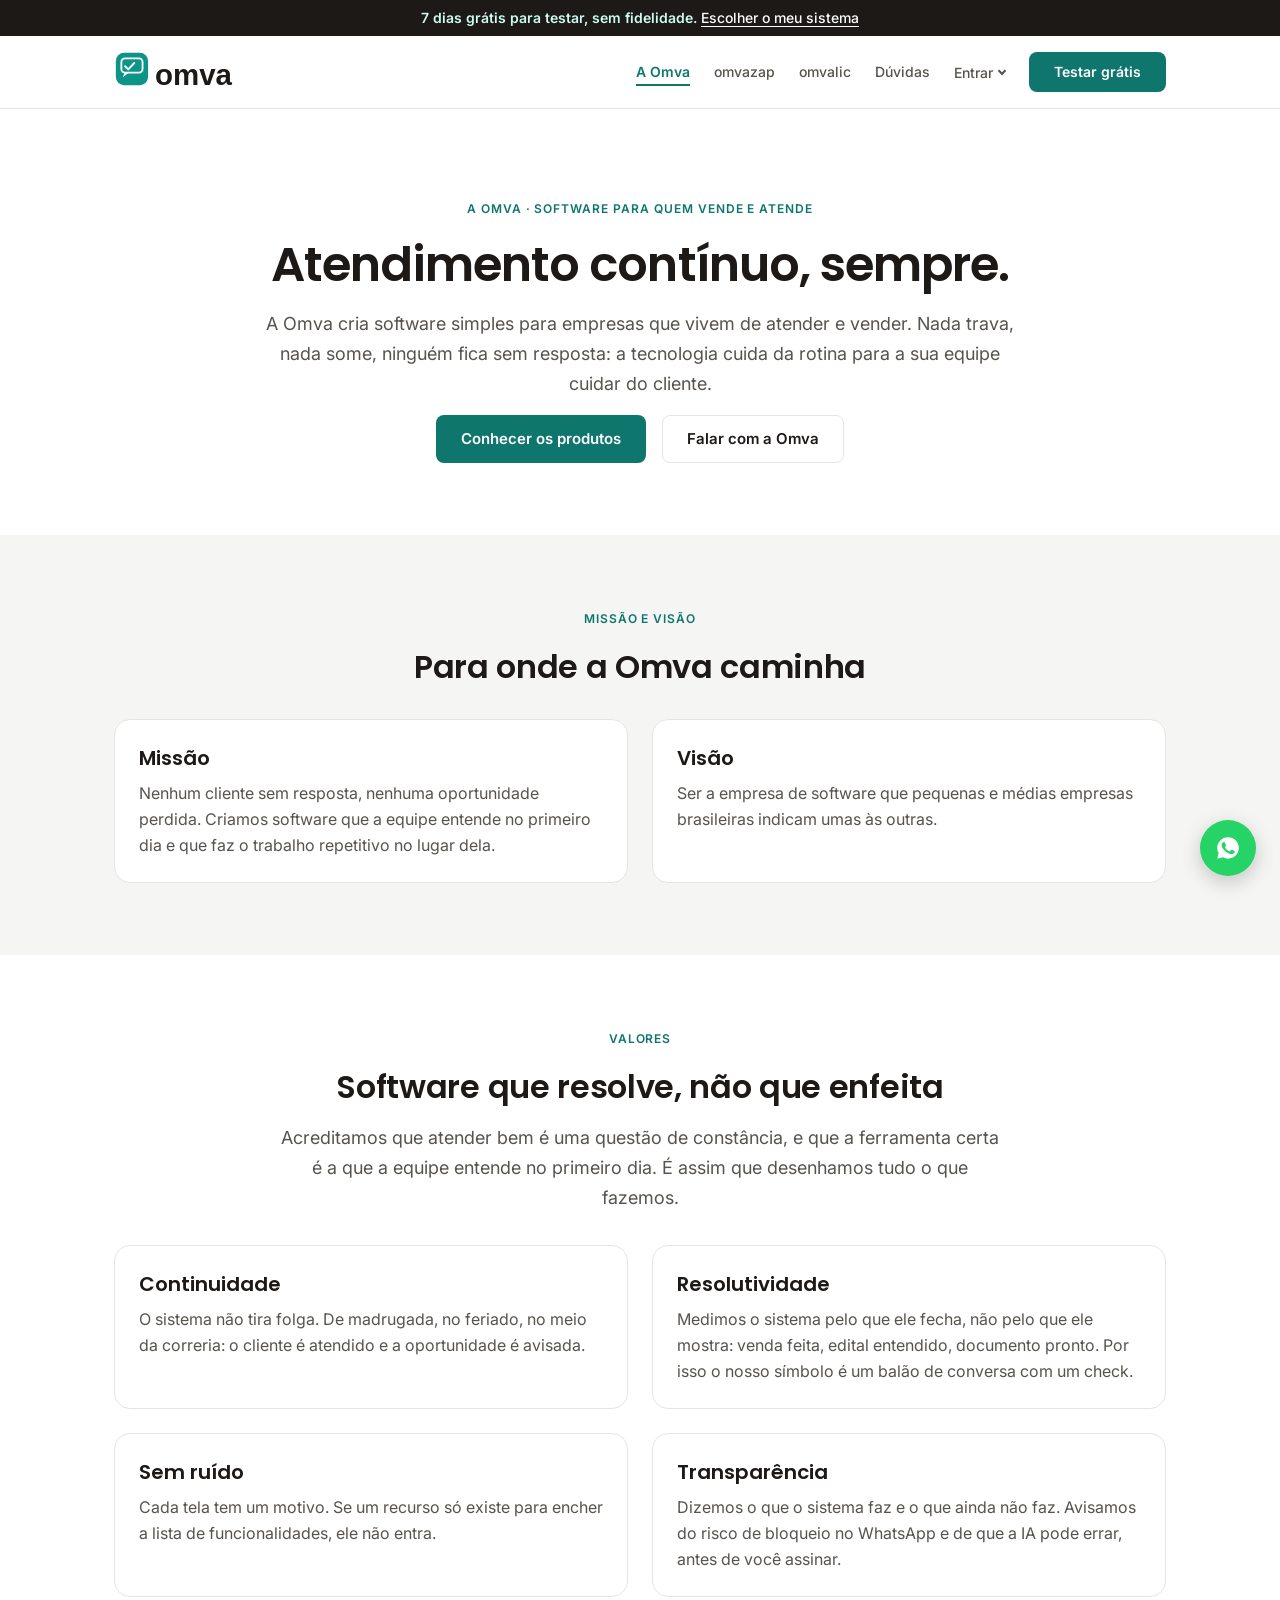
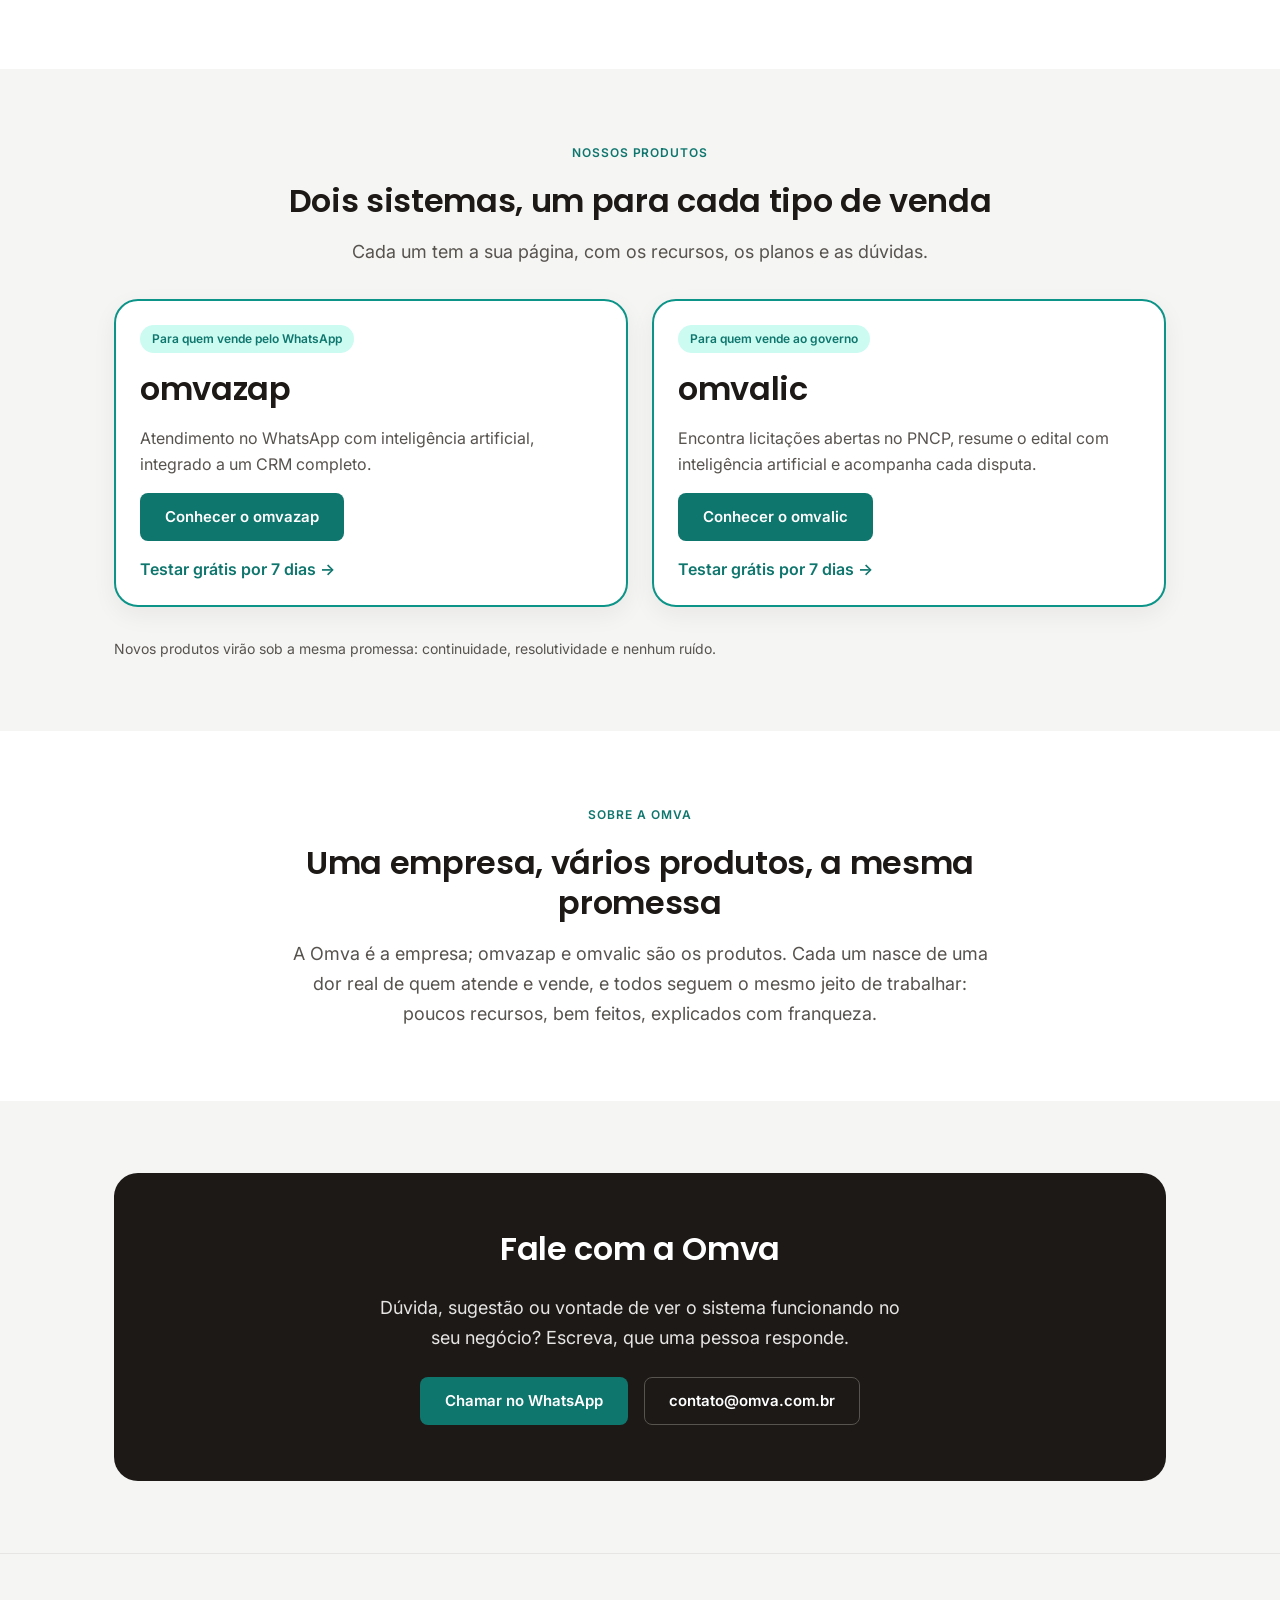
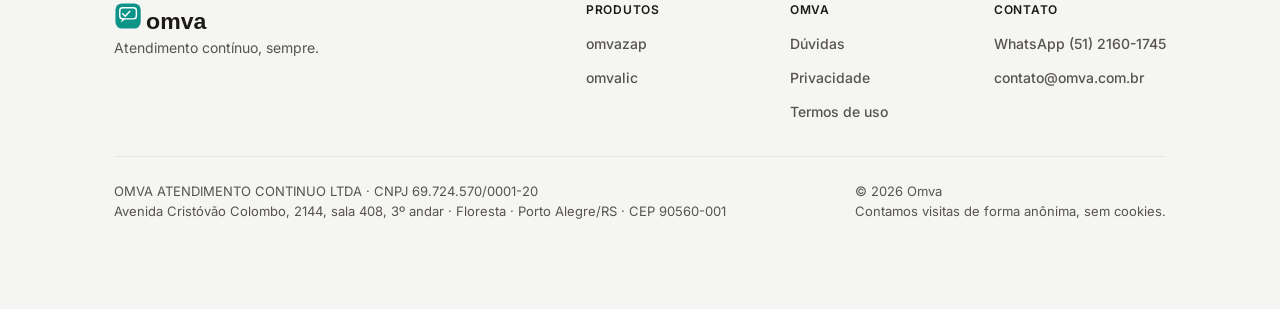
<file: index.html>
<!DOCTYPE html>
<html lang="pt-BR">
<head>
  <meta charset="UTF-8">
  <meta name="viewport" content="width=device-width, initial-scale=1">
  <meta name="facebook-domain-verification" content="4g1u8ps4kioo7pf2qe7mnvg2rp1wy6" />
  <title>Omva — software para quem vende e atende</title>
  <meta name="description" content="A Omva cria software simples para empresas que atendem e vendem: omvazap (atendimento no WhatsApp com IA e CRM) e omvalic (licitações e análise de edital com IA).">

  <meta property="og:type" content="website">
  <meta property="og:locale" content="pt_BR">
  <meta property="og:site_name" content="Omva">
  <meta property="og:url" content="https://omva.com.br/">
  <meta property="og:title" content="Omva — atendimento contínuo, sempre">
  <meta property="og:description" content="Software para quem vende e atende: omvazap (WhatsApp com IA) e omvalic (licitações). Teste grátis por 7 dias.">
  <meta property="og:image" content="https://omva.com.br/assets/img/og-omva.png">
  <meta property="og:image:width" content="1200">
  <meta property="og:image:height" content="630">
  <meta name="twitter:image" content="https://omva.com.br/assets/img/og-omva.png">
  <meta name="twitter:card" content="summary">

  <link rel="canonical" href="https://omva.com.br/">
  <link rel="icon" href="favicon.svg" type="image/svg+xml">
  <link rel="preconnect" href="https://fonts.googleapis.com">
  <link rel="preconnect" href="https://fonts.gstatic.com" crossorigin>
  <link href="https://fonts.googleapis.com/css2?family=Inter:wght@400;500;600&family=Poppins:wght@600&display=swap" rel="stylesheet">
  <link rel="stylesheet" href="assets/css/omva.css?v=20261023a">
  <script>document.documentElement.classList.add('js')</script>

  <script type="application/ld+json">
{
  "@context": "https://schema.org",
  "@type": "Organization",
  "name": "Omva",
  "legalName": "OMVA ATENDIMENTO CONTINUO LTDA",
  "taxID": "69.724.570/0001-20",
  "url": "https://omva.com.br/",
  "logo": "https://omva.com.br/assets/img/omva-logotipo.svg",
  "email": "contato@omva.com.br",
  "telephone": "+55-51-2160-1745",
  "address": {
    "@type": "PostalAddress",
    "streetAddress": "Avenida Cristóvão Colombo, 2144, sala 408, 3º andar",
    "addressLocality": "Porto Alegre",
    "addressRegion": "RS",
    "postalCode": "90560-001",
    "addressCountry": "BR"
  },
  "description": "A Omva cria software simples para empresas que atendem e vendem."
}
  </script>
</head>
<body>

  <a class="aviso-topo" href="#produtos"><strong>7 dias grátis para testar, sem fidelidade.</strong> <span>Escolher o meu sistema</span></a>

  <!-- ====================== Cabeçalho ====================== -->
  <header class="topo">
    <div class="envoltorio linha centro entre topo__interno gap-3">
      <a href="/" aria-label="Omva, página inicial">
        <img class="topo__logo" src="assets/img/omva-logotipo.svg" alt="Omva">
      </a>

      <nav class="linha topo__nav" aria-label="Principal">
        <div class="linha topo__abas">
          <a class="topo__link" aria-current="page" href="/">A Omva</a>
          <a class="topo__link" href="/omvazap/">omvazap</a>
          <a class="topo__link" href="/omvalic/">omvalic</a>
          <a class="topo__link" href="/duvidas/">Dúvidas</a>
        </div>
        <details class="menu menu--entrar" data-menu>
          <summary class="topo__link menu__titulo">Entrar</summary>
          <div class="menu__painel menu__painel--direita pilha">
            <p class="menu__rotulo">Já é cliente? Escolha o sistema</p>
            <a class="menu__item pilha" href="https://omvazap.omva.com.br">
              <strong>omvazap</strong>
              <span class="legenda">Atendimento e vendas no WhatsApp</span>
            </a>
            <a class="menu__item pilha" href="https://omvalic.omva.com.br">
              <strong>omvalic</strong>
              <span class="legenda">Licitações e análise de editais</span>
            </a>
          </div>
        </details>
        <a class="botao botao--principal botao--compacto" href="#produtos">Testar grátis</a>
      </nav>
    </div>
  </header>

  <main>

    <!-- ====================== A empresa ====================== -->
    <section class="hero hero--centrado" id="omva">
      <div class="envoltorio pilha gap-5">
        <div class="pilha gap-3 hero__texto">
          <p class="olho">A Omva · software para quem vende e atende</p>
          <h1 class="titulo-hero">Atendimento contínuo, sempre.</h1>
          <p class="texto-grande suave">
            A Omva cria software simples para empresas que vivem de atender e vender. Nada trava,
            nada some, ninguém fica sem resposta: a tecnologia cuida da rotina para a sua equipe
            cuidar do cliente.
          </p>
          <div class="linha gap-3 quebra">
            <a class="botao botao--principal" href="#produtos">Conhecer os produtos</a>
            <a class="botao botao--secundario" href="#contato">Falar com a Omva</a>
          </div>
        </div>
      </div>
    </section>

    <!-- ====================== Missão e visão ====================== -->
    <section class="secao secao--alt" id="missao">
      <div class="envoltorio pilha gap-5">
        <div class="pilha gap-3 cabecalho-secao">
          <p class="olho">Missão e visão</p>
          <h2 class="titulo-secao">Para onde a Omva caminha</h2>
        </div>
        <div class="linha cards quebra">
          <article class="card pilha">
            <h3 class="titulo-card">Missão</h3>
            <p class="texto suave">
              Nenhum cliente sem resposta, nenhuma oportunidade perdida. Criamos software que a equipe entende no primeiro dia e que faz o trabalho repetitivo no lugar dela.
            </p>
          </article>
          <article class="card pilha">
            <h3 class="titulo-card">Visão</h3>
            <p class="texto suave">
              Ser a empresa de software que pequenas e médias empresas brasileiras indicam umas às outras.
            </p>
          </article>
        </div>
      </div>
    </section>

    <!-- ====================== Valores ====================== -->
    <section class="secao" id="valores">
      <div class="envoltorio pilha gap-5">
        <div class="pilha gap-3 cabecalho-secao">
          <p class="olho">Valores</p>
          <h2 class="titulo-secao">Software que resolve, não que enfeita</h2>
          <p class="texto-grande suave">
            Acreditamos que atender bem é uma questão de constância, e que a ferramenta certa é a
            que a equipe entende no primeiro dia. É assim que desenhamos tudo o que fazemos.
          </p>
        </div>
        <div class="linha cards cards--quatro quebra">
          <article class="card pilha">
            <h3 class="titulo-card">Continuidade</h3>
            <p class="texto suave">
              O sistema não tira folga. De madrugada, no feriado, no meio da correria: o cliente é atendido e a oportunidade é avisada.
            </p>
          </article>
          <article class="card pilha">
            <h3 class="titulo-card">Resolutividade</h3>
            <p class="texto suave">
              Medimos o sistema pelo que ele fecha, não pelo que ele mostra: venda feita, edital entendido, documento pronto. Por isso o nosso símbolo é um balão de conversa com um check.
            </p>
          </article>
          <article class="card pilha">
            <h3 class="titulo-card">Sem ruído</h3>
            <p class="texto suave">
              Cada tela tem um motivo. Se um recurso só existe para encher a lista de funcionalidades, ele não entra.
            </p>
          </article>
          <article class="card pilha">
            <h3 class="titulo-card">Transparência</h3>
            <p class="texto suave">
              Dizemos o que o sistema faz e o que ainda não faz. Avisamos do risco de bloqueio no WhatsApp e de que a IA pode errar, antes de você assinar.
            </p>
          </article>
        </div>
      </div>
    </section>

    <!-- ====================== Produtos (só a porta de entrada; o conteúdo fica em cada página) ====================== -->
    <section class="secao secao--alt" id="produtos">
      <div class="envoltorio pilha gap-5">
        <div class="pilha gap-3 cabecalho-secao">
          <p class="olho">Nossos produtos</p>
          <h2 class="titulo-secao">Dois sistemas, um para cada tipo de venda</h2>
          <p class="texto-grande suave">Cada um tem a sua página, com os recursos, os planos e as dúvidas.</p>
        </div>
        <div class="linha quebra portas">
          <div class="produto-destaque pilha gap-3">
            <span class="produto-destaque__selo">Para quem vende pelo WhatsApp</span>
            <span class="produto-destaque__nome">omvazap</span>
            <span class="texto suave">Atendimento no WhatsApp com inteligência artificial, integrado a um CRM completo.</span>
            <a class="botao botao--principal" href="/omvazap/">Conhecer o omvazap</a>
            <a class="destaque" href="https://omvazap.omva.com.br/cadastro/">Testar grátis por 7 dias →</a>
          </div>
          <div class="produto-destaque pilha gap-3">
            <span class="produto-destaque__selo">Para quem vende ao governo</span>
            <span class="produto-destaque__nome">omvalic</span>
            <span class="texto suave">Encontra licitações abertas no PNCP, resume o edital com inteligência artificial e acompanha cada disputa.</span>
            <a class="botao botao--principal" href="/omvalic/">Conhecer o omvalic</a>
            <a class="destaque" href="https://omvalic.omva.com.br/cadastro/">Testar grátis por 7 dias →</a>
          </div>
        </div>
        <p class="texto-apoio">Novos produtos virão sob a mesma promessa: continuidade, resolutividade e nenhum ruído.</p>
      </div>
    </section>

    <!-- ====================== Sobre a Omva (ao final) ====================== -->
    <section class="secao" id="sobre">
      <div class="envoltorio pilha gap-5">
        <div class="pilha gap-3 cabecalho-secao">
          <p class="olho">Sobre a Omva</p>
          <h2 class="titulo-secao">Uma empresa, vários produtos, a mesma promessa</h2>
          <p class="texto-grande suave">
            A Omva é a empresa; omvazap e omvalic são os produtos. Cada um nasce de uma dor real de
            quem atende e vende, e todos seguem o mesmo jeito de trabalhar: poucos recursos, bem
            feitos, explicados com franqueza.
          </p>
        </div>
      </div>
    </section>

    <!-- ====================== Contato ====================== -->
    <section class="secao secao--alt" id="contato">
      <div class="envoltorio">
        <div class="chamada pilha">
          <h2 class="titulo-secao">Fale com a Omva</h2>
          <p class="texto-grande suave" style="max-width:520px">
            Dúvida, sugestão ou vontade de ver o sistema funcionando no seu negócio? Escreva, que uma pessoa responde.
          </p>
          <div class="linha gap-3 quebra" style="justify-content:center">
            <a class="botao botao--principal" href="https://wa.me/555121601745" rel="noopener">Chamar no WhatsApp</a>
            <a class="botao botao--secundario" href="mailto:contato@omva.com.br">contato@omva.com.br</a>
          </div>
        </div>
      </div>
    </section>

  </main>

  <!-- Botão flutuante: o mesmo caminho de conversão, sempre à mão enquanto rola a página. -->
  <a class="whats-flutuante" href="https://wa.me/555121601745?text=Quero%20testar%20a%20Omva%20gr%C3%A1tis%20(%23SITE)" rel="noopener" aria-label="Testar grátis pelo WhatsApp">
    <svg width="26" height="26" viewBox="0 0 24 24" fill="currentColor" aria-hidden="true">
      <path d="M12.04 2c-5.5 0-9.96 4.46-9.96 9.96 0 1.76.46 3.45 1.32 4.95L2 22l5.25-1.38a9.9 9.9 0 0 0 4.79 1.22h.01c5.5 0 9.96-4.46 9.96-9.96S17.54 2 12.04 2Zm5.83 14.24c-.25.7-1.24 1.28-1.98 1.44-.53.11-1.22.2-3.53-.76-2.96-1.22-4.87-4.22-5.02-4.42-.15-.2-1.2-1.6-1.2-3.05 0-1.45.76-2.16 1.03-2.46.27-.3.6-.37.8-.37.2 0 .4 0 .58.01.19.01.44-.07.68.53.25.6.85 2.08.92 2.23.07.15.12.33.02.53-.1.2-.15.33-.3.5-.15.18-.31.4-.44.53-.15.15-.3.32-.13.62.17.3.75 1.25 1.62 2.02 1.12.99 2.06 1.3 2.36 1.45.3.15.48.13.65-.08.18-.2.75-.87.95-1.17.2-.3.4-.25.68-.15.28.1 1.78.84 2.08.99.3.15.5.22.58.35.07.13.07.75-.18 1.45Z"/>
    </svg>
  </a>

  <!-- ====================== Rodapé ====================== -->
  <footer class="rodape">
    <div class="envoltorio">
      <div class="rodape__topo">
        <div class="rodape__marca">
          <img class="rodape__logo" src="assets/img/omva-logotipo.svg" alt="Omva">
          <p class="texto-apoio">Atendimento contínuo, sempre.</p>
        </div>

        <nav class="rodape__colunas" aria-label="Rodapé">
          <div class="rodape__coluna">
            <span class="rodape__titulo">Produtos</span>
            <a class="topo__link" href="/omvazap/">omvazap</a>
            <a class="topo__link" href="/omvalic/">omvalic</a>
          </div>
          <div class="rodape__coluna">
            <span class="rodape__titulo">Omva</span>
            <a class="topo__link" href="/duvidas/">Dúvidas</a>
            <a class="topo__link" href="/privacidade/">Privacidade</a>
            <a class="topo__link" href="/termos/">Termos de uso</a>
          </div>
          <div class="rodape__coluna">
            <span class="rodape__titulo">Contato</span>
            <a class="topo__link" href="https://wa.me/555121601745" rel="noopener">WhatsApp (51) 2160-1745</a>
            <a class="topo__link" href="mailto:contato@omva.com.br">contato@omva.com.br</a>
          </div>
        </nav>
      </div>

      <div class="rodape__base">
        <p class="texto-apoio">OMVA ATENDIMENTO CONTINUO LTDA · CNPJ 69.724.570/0001-20<br>Avenida Cristóvão Colombo, 2144, sala 408, 3º andar · Floresta · Porto Alegre/RS · CEP 90560-001</p>
        <p class="texto-apoio">© 2026 Omva<br>Contamos visitas de forma anônima, sem cookies.</p>
      </div>
    </div>
  </footer>

  <!-- Menus (Entrar): fecham ao clicar fora, em um link ou com Esc. -->
  <script>
    (function () {
      var menus = Array.prototype.slice.call(document.querySelectorAll('[data-menu]'));
      if (!menus.length) return;
      document.addEventListener('click', function (e) {
        menus.forEach(function (m) { if (!m.contains(e.target)) m.open = false; });
      });
      menus.forEach(function (m) {
        m.addEventListener('click', function (e) { if (e.target.closest('a')) m.open = false; });
        m.addEventListener('toggle', function () {
          if (m.open) menus.forEach(function (outro) { if (outro !== m) outro.open = false; });
        });
      });
      document.addEventListener('keydown', function (e) {
        if (e.key === 'Escape') menus.forEach(function (m) { m.open = false; });
      });
    })();
  </script>

  <script src="assets/js/omva.js" defer></script>
</body>
</html>
</file>
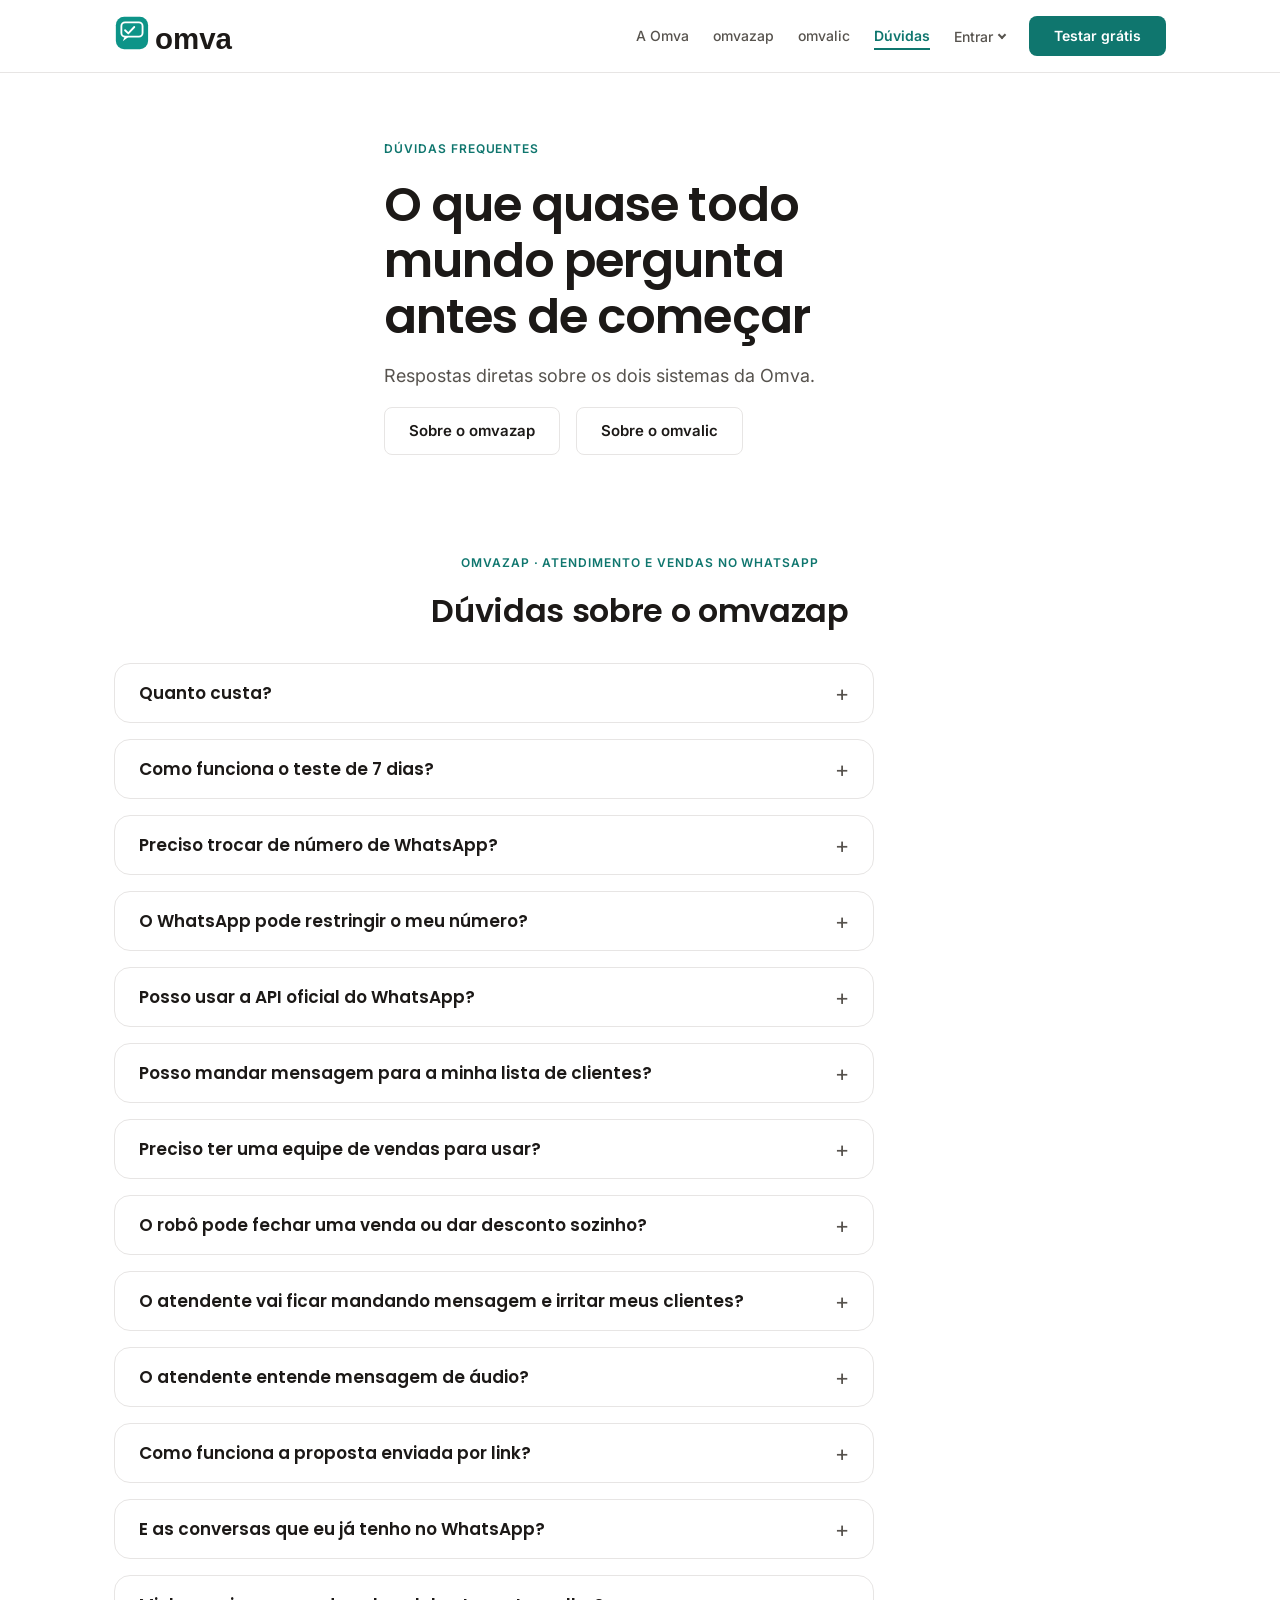
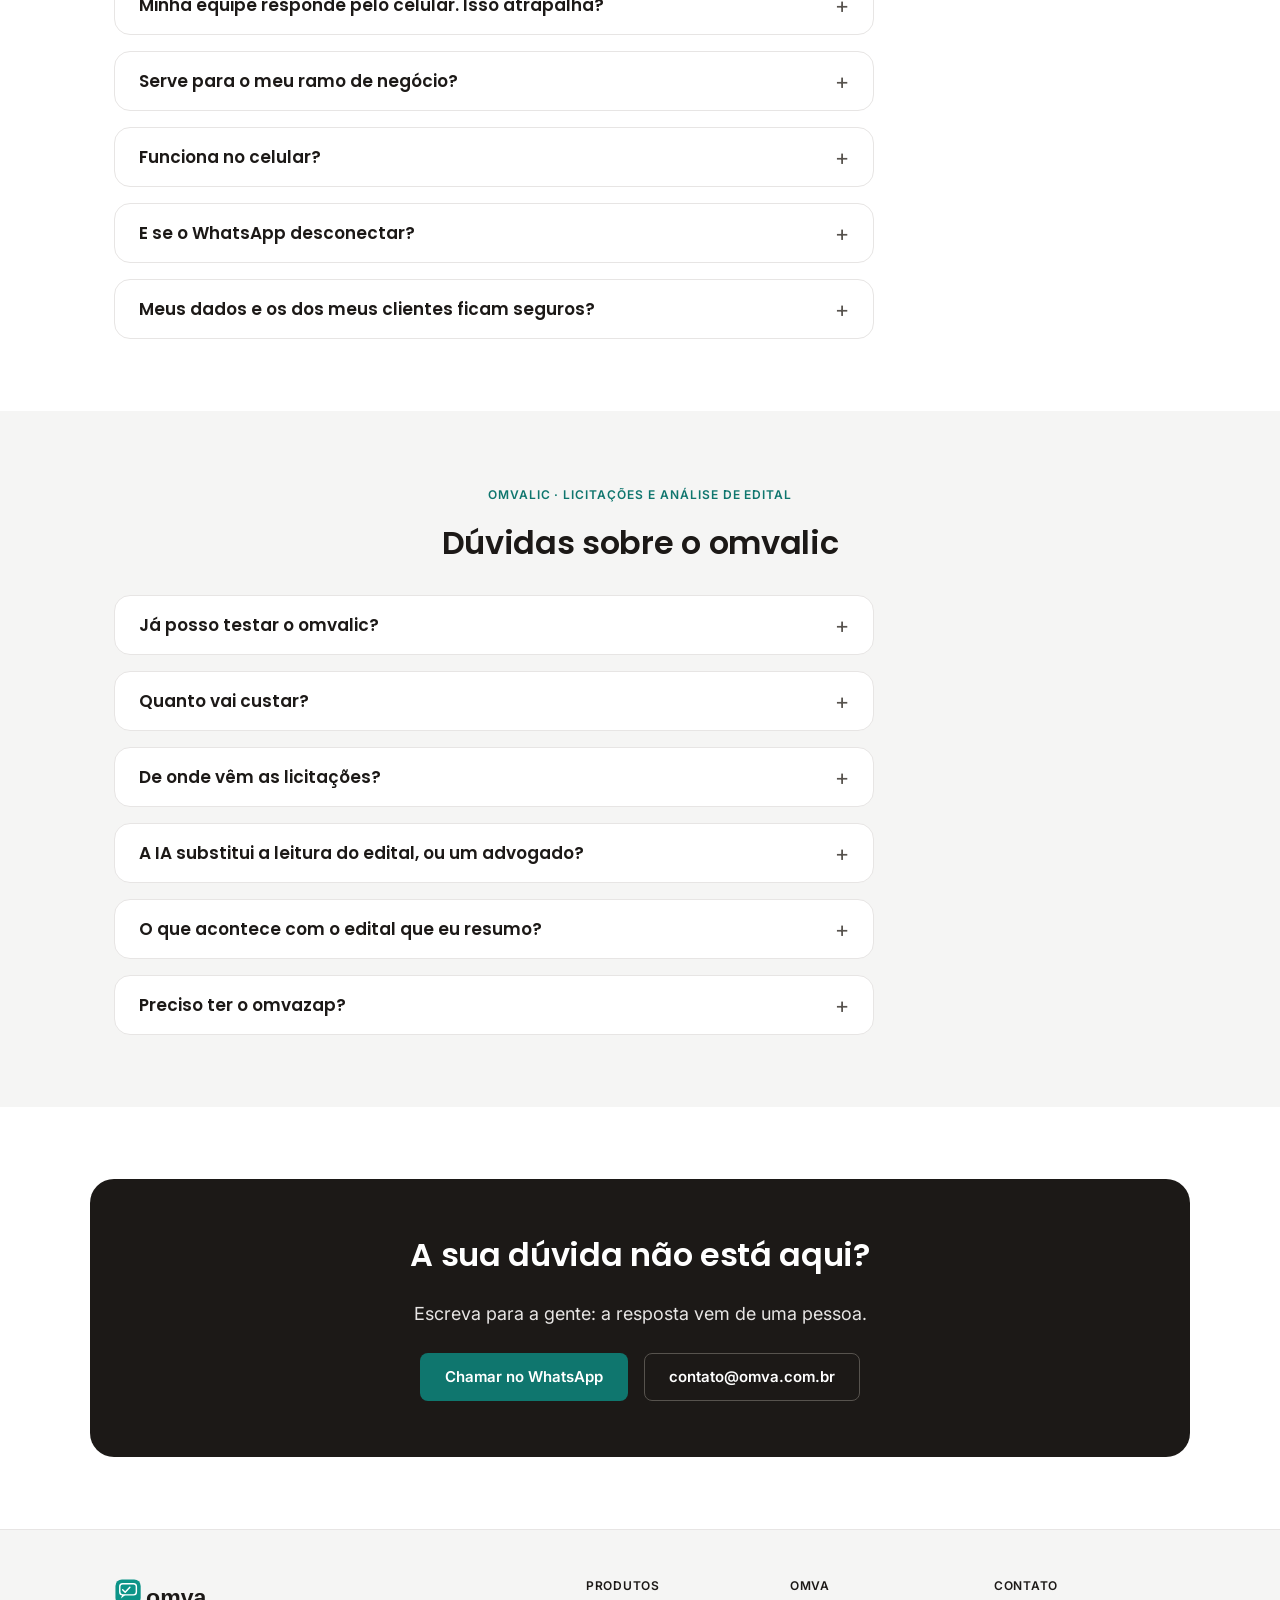
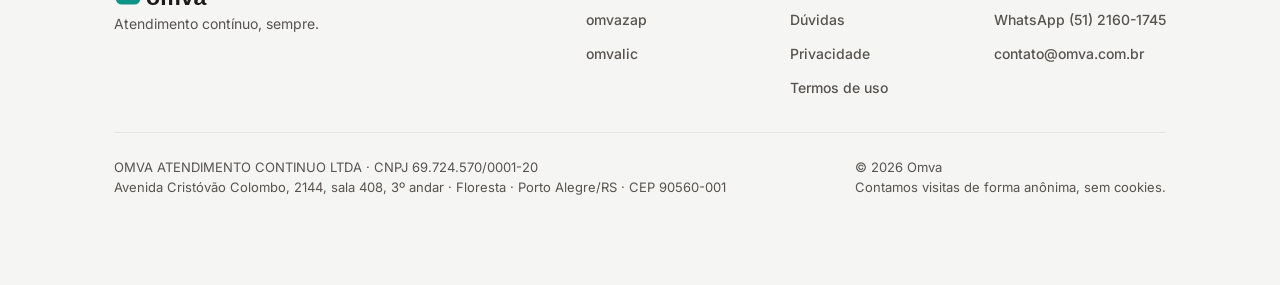
<file: duvidas/index.html>
<!DOCTYPE html>
<html lang="pt-BR">
<head>
  <meta charset="UTF-8">
  <meta name="viewport" content="width=device-width, initial-scale=1">
  <title>Dúvidas frequentes — omvazap e omvalic — Omva</title>
  <meta name="description" content="Preço, teste grátis, bloqueio do WhatsApp, segurança dos dados, origem das licitações e limites da IA: as respostas sobre o omvazap e o omvalic.">

  <meta property="og:type" content="website">
  <meta property="og:locale" content="pt_BR">
  <meta property="og:site_name" content="Omva">
  <meta property="og:url" content="https://omva.com.br/duvidas/">
  <meta property="og:title" content="Dúvidas frequentes — Omva">
  <meta property="og:description" content="Respostas sobre o omvazap e o omvalic: preço, teste, segurança e como funciona.">
  <meta property="og:image" content="https://omva.com.br/assets/img/og-omva.png">
  <meta property="og:image:width" content="1200">
  <meta property="og:image:height" content="630">
  <meta name="twitter:image" content="https://omva.com.br/assets/img/og-omva.png">
  <meta name="twitter:card" content="summary">

  <link rel="canonical" href="https://omva.com.br/duvidas/">
  <link rel="icon" href="../favicon.svg" type="image/svg+xml">
  <link rel="preconnect" href="https://fonts.googleapis.com">
  <link rel="preconnect" href="https://fonts.gstatic.com" crossorigin>
  <link href="https://fonts.googleapis.com/css2?family=Inter:wght@400;500;600&family=Poppins:wght@600&display=swap" rel="stylesheet">
  <link rel="stylesheet" href="../assets/css/omva.css?v=20261023a">
  <script>document.documentElement.classList.add('js')</script>

  <script type="application/ld+json">
{
  "@context": "https://schema.org",
  "@type": "FAQPage",
  "mainEntity": [
    {
      "@type": "Question",
      "name": "Quanto custa?",
      "acceptedAnswer": {
        "@type": "Answer",
        "text": "O Essencial custa R$ 97 por mês (até 3 usuários), o Profissional R$ 197 (até 10) e o Ilimitado R$ 397. Os recursos são os mesmos; o que muda é o número de pessoas, e a API oficial do WhatsApp é exclusiva do Ilimitado. Você começa com 7 dias de teste sem custo."
      }
    },
    {
      "@type": "Question",
      "name": "Como funciona o teste de 7 dias?",
      "acceptedAnswer": {
        "@type": "Answer",
        "text": "Você usa o sistema completo, com o seu número e os seus clientes, por 7 dias. Se gostar, escolhe o plano e paga pelo painel. Se não gostar, é só avisar — sem multa e sem fidelidade."
      }
    },
    {
      "@type": "Question",
      "name": "Preciso trocar de número de WhatsApp?",
      "acceptedAnswer": {
        "@type": "Answer",
        "text": "Não. O omvazap conecta no número que você já usa e já divulga para os seus clientes. Ninguém do outro lado percebe diferença."
      }
    },
    {
      "@type": "Question",
      "name": "O WhatsApp pode restringir o meu número?",
      "acceptedAnswer": {
        "@type": "Answer",
        "text": "Pode. O omvazap se conecta como o WhatsApp Web, que é uma conexão não oficial, e o WhatsApp pode restringir números sem aviso. Isso acontece principalmente com mensagem em massa para quem não esperava, mas também com números muito novos, recém-trocados ou que mudam muito de aparelho. No atendimento do dia a dia, respondendo quem te chama, o risco é menor, mas existe, e ninguém consegue prometer que nunca vai acontecer. Para abordar uma lista, o sistema trabalha de forma assistida, com limite por dia, e explica os riscos antes. A decisão de enviar e o cuidado com o número continuam sendo da empresa. Por isso recomendamos usar um número com histórico e manter sempre outra forma de contato com os seus clientes. Se esse risco pesa na sua decisão, existe a conexão pela API oficial da Meta, explicada na próxima pergunta."
      }
    },
    {
      "@type": "Question",
      "name": "Posso usar a API oficial do WhatsApp?",
      "acceptedAnswer": {
        "@type": "Answer",
        "text": "Pode, no plano Ilimitado. Além do QR Code, o omvazap atende pela API oficial do WhatsApp (WhatsApp Business Platform, da Meta), a forma que o próprio WhatsApp oferece para empresas. Ela não é uma conexão não oficial, então não tem esse risco de restrição, mas também não elimina todos: a Meta pode limitar contas que recebem muitas reclamações. Antes de pedir, saiba que a ativação é feita pela Omva, sob pedido, na tela Conexão do painel; que o número passa a funcionar só pelo omvazap, e deixa de funcionar no aplicativo do WhatsApp no celular; e que a Meta pode cobrar por mensagens que a empresa inicia fora da janela de 24 horas depois da última mensagem do cliente. Esse custo é da Meta e informamos antes de ativar. Se mudar de ideia, você volta para o QR Code quando quiser."
      }
    },
    {
      "@type": "Question",
      "name": "Posso mandar mensagem para a minha lista de clientes?",
      "acceptedAnswer": {
        "@type": "Answer",
        "text": "Pode, com a lista que a sua empresa já tem. Você importa os contatos, escreve a mensagem e o sistema libera uma fila pequena por dia, com a mensagem pronta. Você envia pelo WhatsApp, um a um, e quem responde entra no funil com a origem da campanha. Quem pedir para sair nunca mais é abordado. Não recomendamos listas compradas."
      }
    },
    {
      "@type": "Question",
      "name": "Preciso ter uma equipe de vendas para usar?",
      "acceptedAnswer": {
        "@type": "Answer",
        "text": "Não. Se você atende sozinho, os leads caem direto na sua conta. Quando contratar o primeiro vendedor, é só cadastrar — o rodízio de leads entre a equipe já funciona sozinho."
      }
    },
    {
      "@type": "Question",
      "name": "O robô pode fechar uma venda ou dar desconto sozinho?",
      "acceptedAnswer": {
        "@type": "Answer",
        "text": "Não, de propósito. Preço, prazo e a decisão de marcar \"Fechado\" continuam sendo suas. O atendente qualifica e organiza; quem decide é você."
      }
    },
    {
      "@type": "Question",
      "name": "O atendente vai ficar mandando mensagem e irritar meus clientes?",
      "acceptedAnswer": {
        "@type": "Answer",
        "text": "Não. A retomada vem desligada e só funciona quando você liga. Ela sai só em horário comercial, com poucas tentativas espaçadas, e nunca para quem pediu para não receber mensagens. Quando é um vendedor que está cuidando do cliente, quem retoma é ele — o atendente automático não entra no meio de uma negociação."
      }
    },
    {
      "@type": "Question",
      "name": "O atendente entende mensagem de áudio?",
      "acceptedAnswer": {
        "@type": "Answer",
        "text": "Sim. Ele transcreve o áudio do cliente e responde ao que foi dito. Se não conseguir entender, avisa a sua equipe em vez de inventar uma resposta."
      }
    },
    {
      "@type": "Question",
      "name": "Como funciona a proposta enviada por link?",
      "acceptedAnswer": {
        "@type": "Answer",
        "text": "O vendedor monta a proposta a partir dos itens do negócio e envia o link pelo WhatsApp. O cliente abre a página, vê os itens, o valor e a validade, e aceita ou recusa ali mesmo. O painel mostra quando ele abriu e o que decidiu. O aceite não fecha a venda sozinho: fechar continua sendo uma decisão sua."
      }
    },
    {
      "@type": "Question",
      "name": "E as conversas que eu já tenho no WhatsApp?",
      "acceptedAnswer": {
        "@type": "Answer",
        "text": "Ao conectar o número, você pode trazer as conversas que já existem: cada uma vira um cliente no painel, com as mensagens nas datas originais. Se a sua equipe assina as mensagens, o cliente já vai para o vendedor que falou com ele por último — e você confirma antes. Quanto do histórico vem depende do celular; normalmente, as conversas mais recentes."
      }
    },
    {
      "@type": "Question",
      "name": "Minha equipe responde pelo celular. Isso atrapalha?",
      "acceptedAnswer": {
        "@type": "Answer",
        "text": "Não. O que for respondido pelo celular ou pelo WhatsApp Web da empresa também fica registrado no cliente, e o atendente automático sai daquela conversa para não responder por cima de quem assumiu."
      }
    },
    {
      "@type": "Question",
      "name": "Serve para o meu ramo de negócio?",
      "acceptedAnswer": {
        "@type": "Answer",
        "text": "Sim. Você descreve o que a empresa vende e o que o atendente deve perguntar — energia solar, imóveis, clínica, o que for. Não é um robô com script fixo de um único ramo."
      }
    },
    {
      "@type": "Question",
      "name": "Funciona no celular?",
      "acceptedAnswer": {
        "@type": "Answer",
        "text": "Sim. O painel funciona no navegador do celular, do tablet e do computador, sem instalar nada. O atendimento em si acontece no WhatsApp, que você já usa."
      }
    },
    {
      "@type": "Question",
      "name": "E se o WhatsApp desconectar?",
      "acceptedAnswer": {
        "@type": "Answer",
        "text": "O painel avisa na tela inicial que a conexão caiu, e você reconecta lendo o QR Code de novo. As conversas e o histórico continuam guardados."
      }
    },
    {
      "@type": "Question",
      "name": "Meus dados e os dos meus clientes ficam seguros?",
      "acceptedAnswer": {
        "@type": "Answer",
        "text": "Sim. Cada empresa fica isolada das demais, o acesso é por e-mail e senha individual, e o sistema faz cópia de segurança automática antes de qualquer atualização."
      }
    }
  ]
}
  </script>
</head>
<body>
  <!-- ====================== Cabeçalho ====================== -->
  <header class="topo">
    <div class="envoltorio linha centro entre topo__interno gap-3">
      <a href="/" aria-label="Omva, página inicial">
        <img class="topo__logo" src="../assets/img/omva-logotipo.svg" alt="Omva">
      </a>

      <nav class="linha topo__nav" aria-label="Principal">
        <div class="linha topo__abas">
          <a class="topo__link" href="/">A Omva</a>
          <a class="topo__link" href="/omvazap/">omvazap</a>
          <a class="topo__link" href="/omvalic/">omvalic</a>
          <a class="topo__link" aria-current="page" href="/duvidas/">Dúvidas</a>
        </div>
        <details class="menu menu--entrar" data-menu>
          <summary class="topo__link menu__titulo">Entrar</summary>
          <div class="menu__painel menu__painel--direita pilha">
            <p class="menu__rotulo">Já é cliente? Escolha o sistema</p>
            <a class="menu__item pilha" href="https://omvazap.omva.com.br">
              <strong>omvazap</strong>
              <span class="legenda">Atendimento e vendas no WhatsApp</span>
            </a>
            <a class="menu__item pilha" href="https://omvalic.omva.com.br">
              <strong>omvalic</strong>
              <span class="legenda">Licitações e análise de editais</span>
            </a>
          </div>
        </details>
        <a class="botao botao--principal botao--compacto" href="/#produtos">Testar grátis</a>
      </nav>
    </div>
  </header>

  <main>

    <section class="hero" style="padding-block:64px 24px">
      <div class="envoltorio pilha gap-3 hero__texto">
        <p class="olho">Dúvidas frequentes</p>
        <h1 class="titulo-hero">O que quase todo mundo pergunta antes de começar</h1>
        <p class="texto-grande suave">Respostas diretas sobre os dois sistemas da Omva.</p>
        <nav class="linha gap-3 quebra" aria-label="Ir para">
          <a class="botao botao--secundario" href="#omvazap">Sobre o omvazap</a>
          <a class="botao botao--secundario" href="#omvalic">Sobre o omvalic</a>
        </nav>
      </div>
    </section>

    <section class="secao" id="omvazap">
      <div class="envoltorio pilha gap-5">
        <div class="pilha gap-3 cabecalho-secao">
          <p class="olho">omvazap · atendimento e vendas no WhatsApp</p>
          <h2 class="titulo-secao">Dúvidas sobre o omvazap</h2>
        </div>

        <div class="pilha gap-3 faq" style="max-width:760px">

          <details class="faq__item">
              <summary class="faq__pergunta">Quanto custa?</summary>
              <p class="texto suave faq__resposta">
                O Essencial custa R$ 97 por mês (até 3 usuários), o Profissional R$ 197 (até 10) e o
                Ilimitado R$ 397. Os recursos são os mesmos; o que muda é o número de pessoas, e a API
                oficial do WhatsApp é exclusiva do Ilimitado. Você começa com 7 dias de teste sem custo.
              </p>
            </details>

          <details class="faq__item">
              <summary class="faq__pergunta">Como funciona o teste de 7 dias?</summary>
              <p class="texto suave faq__resposta">
                Você usa o sistema completo, com o seu número e os seus clientes, por 7 dias. Se
                gostar, escolhe o plano e paga pelo painel. Se não gostar, é só avisar — sem multa e
                sem fidelidade.
              </p>
            </details>

          <details class="faq__item">
              <summary class="faq__pergunta">Preciso trocar de número de WhatsApp?</summary>
              <p class="texto suave faq__resposta">
                Não. O omvazap conecta no número que você já usa e já divulga para os seus clientes.
                Ninguém do outro lado percebe diferença.
              </p>
            </details>

          <details class="faq__item">
              <summary class="faq__pergunta">O WhatsApp pode restringir o meu número?</summary>
              <p class="texto suave faq__resposta">
                Pode. O omvazap se conecta como o WhatsApp Web, que é uma conexão não oficial, e o WhatsApp
                pode restringir números sem aviso. Isso acontece principalmente com mensagem em massa para
                quem não esperava, mas também com números muito novos, recém-trocados ou que mudam muito de
                aparelho. No atendimento do dia a dia, respondendo quem te chama, o risco é menor, mas
                existe, e ninguém consegue prometer que nunca vai acontecer. Para abordar uma lista, o
                sistema trabalha de forma assistida, com limite por dia, e explica os riscos antes. A
                decisão de enviar e o cuidado com o número continuam sendo da empresa. Por isso recomendamos
                usar um número com histórico e manter sempre outra forma de contato com os seus clientes.
                Se esse risco pesa na sua decisão, existe a conexão pela API oficial da Meta, explicada
                na próxima pergunta.
              </p>
            </details>

          <details class="faq__item">
              <summary class="faq__pergunta">Posso usar a API oficial do WhatsApp?</summary>
              <p class="texto suave faq__resposta">
                Pode, no plano Ilimitado. Além do QR Code, o omvazap atende pela API oficial do WhatsApp
                (WhatsApp Business Platform, da Meta), a forma que o próprio WhatsApp oferece para empresas. Ela não é uma
                conexão não oficial, então não tem esse risco de restrição, mas também não elimina todos:
                a Meta pode limitar contas que recebem muitas reclamações. Antes de pedir, saiba que a
                ativação é feita pela Omva, sob pedido, na tela Conexão do painel; que o número passa a
                funcionar só pelo omvazap, e deixa de funcionar no aplicativo do WhatsApp no celular; e que
                a Meta pode cobrar por mensagens que a empresa inicia fora da janela de 24 horas depois da
                última mensagem do cliente. Esse custo é da Meta e informamos antes de ativar. Se mudar de
                ideia, você volta para o QR Code quando quiser.
              </p>
            </details>

          <details class="faq__item">
              <summary class="faq__pergunta">Posso mandar mensagem para a minha lista de clientes?</summary>
              <p class="texto suave faq__resposta">
                Pode, com a lista que a sua empresa já tem. Você importa os contatos, escreve a
                mensagem e o sistema libera uma fila pequena por dia, com a mensagem pronta. Você envia
                pelo WhatsApp, um a um, e quem responde entra no funil com a origem da campanha. Quem
                pedir para sair nunca mais é abordado. Não recomendamos listas compradas.
              </p>
            </details>

          <details class="faq__item">
              <summary class="faq__pergunta">Preciso ter uma equipe de vendas para usar?</summary>
              <p class="texto suave faq__resposta">
                Não. Se você atende sozinho, os leads caem direto na sua conta. Quando contratar o
                primeiro vendedor, é só cadastrar — o rodízio de leads entre a equipe já funciona sozinho.
              </p>
            </details>

          <details class="faq__item">
              <summary class="faq__pergunta">O robô pode fechar uma venda ou dar desconto sozinho?</summary>
              <p class="texto suave faq__resposta">
                Não, de propósito. Preço, prazo e a decisão de marcar "Fechado" continuam sendo suas.
                O atendente qualifica e organiza; quem decide é você.
              </p>
            </details>

          <details class="faq__item">
              <summary class="faq__pergunta">O atendente vai ficar mandando mensagem e irritar meus clientes?</summary>
              <p class="texto suave faq__resposta">
                Não. A retomada vem desligada e só funciona quando você liga. Ela sai só em horário
                comercial, com poucas tentativas espaçadas, e nunca para quem pediu para não receber
                mensagens. Quando é um vendedor que está cuidando do cliente, quem retoma é ele — o
                atendente automático não entra no meio de uma negociação.
              </p>
            </details>

          <details class="faq__item">
              <summary class="faq__pergunta">O atendente entende mensagem de áudio?</summary>
              <p class="texto suave faq__resposta">
                Sim. Ele transcreve o áudio do cliente e responde ao que foi dito. Se não conseguir
                entender, avisa a sua equipe em vez de inventar uma resposta.
              </p>
            </details>

          <details class="faq__item">
              <summary class="faq__pergunta">Como funciona a proposta enviada por link?</summary>
              <p class="texto suave faq__resposta">
                O vendedor monta a proposta a partir dos itens do negócio e envia o link pelo WhatsApp.
                O cliente abre a página, vê os itens, o valor e a validade, e aceita ou recusa ali
                mesmo. O painel mostra quando ele abriu e o que decidiu. O aceite não fecha a venda
                sozinho: fechar continua sendo uma decisão sua.
              </p>
            </details>

          <details class="faq__item">
              <summary class="faq__pergunta">E as conversas que eu já tenho no WhatsApp?</summary>
              <p class="texto suave faq__resposta">
                Ao conectar o número, você pode trazer as conversas que já existem: cada uma vira um
                cliente no painel, com as mensagens nas datas originais. Se a sua equipe assina as
                mensagens, o cliente já vai para o vendedor que falou com ele por último — e você
                confirma antes. Quanto do histórico vem depende do celular; normalmente, as
                conversas mais recentes.
              </p>
            </details>

          <details class="faq__item">
              <summary class="faq__pergunta">Minha equipe responde pelo celular. Isso atrapalha?</summary>
              <p class="texto suave faq__resposta">
                Não. O que for respondido pelo celular ou pelo WhatsApp Web da empresa também fica
                registrado no cliente, e o atendente automático sai daquela conversa para não responder
                por cima de quem assumiu.
              </p>
            </details>

          <details class="faq__item">
              <summary class="faq__pergunta">Serve para o meu ramo de negócio?</summary>
              <p class="texto suave faq__resposta">
                Sim. Você descreve o que a empresa vende e o que o atendente deve perguntar — energia
                solar, imóveis, clínica, o que for. Não é um robô com script fixo de um único ramo.
              </p>
            </details>

          <details class="faq__item">
              <summary class="faq__pergunta">Funciona no celular?</summary>
              <p class="texto suave faq__resposta">
                Sim. O painel funciona no navegador do celular, do tablet e do computador, sem
                instalar nada. O atendimento em si acontece no WhatsApp, que você já usa.
              </p>
            </details>

          <details class="faq__item">
              <summary class="faq__pergunta">E se o WhatsApp desconectar?</summary>
              <p class="texto suave faq__resposta">
                O painel avisa na tela inicial que a conexão caiu, e você reconecta lendo o QR Code de
                novo. As conversas e o histórico continuam guardados.
              </p>
            </details>

          <details class="faq__item">
              <summary class="faq__pergunta">Meus dados e os dos meus clientes ficam seguros?</summary>
              <p class="texto suave faq__resposta">
                Sim. Cada empresa fica isolada das demais, o acesso é por e-mail e senha individual,
                e o sistema faz cópia de segurança automática antes de qualquer atualização.
              </p>
            </details>

        </div>
      </div>
    </section>

    <section class="secao secao--alt" id="omvalic">
      <div class="envoltorio pilha gap-5">
        <div class="pilha gap-3 cabecalho-secao">
          <p class="olho">omvalic · licitações e análise de edital</p>
          <h2 class="titulo-secao">Dúvidas sobre o omvalic</h2>
        </div>

        <div class="pilha gap-3 faq" style="max-width:760px">

          <details class="faq__item">
              <summary class="faq__pergunta">Já posso testar o omvalic?</summary>
              <p class="texto suave faq__resposta">
                Pode. O cadastro está aberto e o teste dura 7 dias, sem cartão de crédito. Você informa os dados
                da empresa, confirma o e-mail e já entra para buscar licitações e analisar editais.
              </p>
            </details>

          <details class="faq__item">
              <summary class="faq__pergunta">Quanto vai custar?</summary>
              <p class="texto suave faq__resposta">
                O teste de 7 dias é grátis e não pede cartão de crédito. Depois, os planos são R$ 127, R$ 227 e R$ 427 por mês (ou 10 meses
                por ano, pagando o anual), conforme o número de pessoas e de análises de edital por mês. Todas as funções vêm em todos os planos. O pagamento é online, por Pix, boleto ou cartão, com renovação automática; você cancela quando quiser e mantém o acesso até o fim do período pago.
              </p>
            </details>

          <details class="faq__item">
              <summary class="faq__pergunta">De onde vêm as licitações?</summary>
              <p class="texto suave faq__resposta">
                Do PNCP, o Portal Nacional de Contratações Públicas, onde a Nova Lei de Licitações (14.133)
                manda publicar. Licitações divulgadas só em outros portais podem não aparecer por enquanto.
              </p>
            </details>

          <details class="faq__item">
              <summary class="faq__pergunta">A IA substitui a leitura do edital, ou um advogado?</summary>
              <p class="texto suave faq__resposta">
                Não. O resumo é um apoio à leitura e pode errar ou deixar passar uma cláusula. Por isso ele
                cita o item do edital, para você conferir no original antes de decidir. Ele não é parecer jurídico.
              </p>
            </details>

          <details class="faq__item">
              <summary class="faq__pergunta">O que acontece com o edital que eu resumo?</summary>
              <p class="texto suave faq__resposta">
                Editais são documentos públicos. Para resumir, o conteúdo do edital é enviado a um serviço
                de inteligência artificial (a Anthropic), que devolve o texto do resumo.
              </p>
            </details>

          <details class="faq__item">
              <summary class="faq__pergunta">Preciso ter o omvazap?</summary>
              <p class="texto suave faq__resposta">
                Não. O omvalic é um produto separado do omvazap, e um não depende do outro.
              </p>
            </details>

        </div>
      </div>
    </section>

    <section class="secao">
      <div class="envoltorio chamada pilha">
        <h2 class="titulo-secao">A sua dúvida não está aqui?</h2>
        <p class="texto-grande suave" style="max-width:520px">Escreva para a gente: a resposta vem de uma pessoa.</p>
        <div class="linha gap-3 quebra" style="justify-content:center">
          <a class="botao botao--principal" href="https://wa.me/555121601745" rel="noopener">Chamar no WhatsApp</a>
          <a class="botao botao--secundario" href="mailto:contato@omva.com.br">contato@omva.com.br</a>
        </div>
      </div>
    </section>

  </main>

  <!-- ====================== Rodapé ====================== -->
  <footer class="rodape">
    <div class="envoltorio">
      <div class="rodape__topo">
        <div class="rodape__marca">
          <img class="rodape__logo" src="../assets/img/omva-logotipo.svg" alt="Omva">
          <p class="texto-apoio">Atendimento contínuo, sempre.</p>
        </div>

        <nav class="rodape__colunas" aria-label="Rodapé">
          <div class="rodape__coluna">
            <span class="rodape__titulo">Produtos</span>
            <a class="topo__link" href="/omvazap/">omvazap</a>
            <a class="topo__link" href="/omvalic/">omvalic</a>
          </div>
          <div class="rodape__coluna">
            <span class="rodape__titulo">Omva</span>
            <a class="topo__link" href="/duvidas/">Dúvidas</a>
            <a class="topo__link" href="/privacidade/">Privacidade</a>
            <a class="topo__link" href="/termos/">Termos de uso</a>
          </div>
          <div class="rodape__coluna">
            <span class="rodape__titulo">Contato</span>
            <a class="topo__link" href="https://wa.me/555121601745" rel="noopener">WhatsApp (51) 2160-1745</a>
            <a class="topo__link" href="mailto:contato@omva.com.br">contato@omva.com.br</a>
          </div>
        </nav>
      </div>

      <div class="rodape__base">
        <p class="texto-apoio">OMVA ATENDIMENTO CONTINUO LTDA · CNPJ 69.724.570/0001-20<br>Avenida Cristóvão Colombo, 2144, sala 408, 3º andar · Floresta · Porto Alegre/RS · CEP 90560-001</p>
        <p class="texto-apoio">© 2026 Omva<br>Contamos visitas de forma anônima, sem cookies.</p>
      </div>
    </div>
  </footer>

  <!-- Menus (Entrar): fecham ao clicar fora, em um link ou com Esc. -->
  <script>
    (function () {
      var menus = Array.prototype.slice.call(document.querySelectorAll('[data-menu]'));
      if (!menus.length) return;
      document.addEventListener('click', function (e) {
        menus.forEach(function (m) { if (!m.contains(e.target)) m.open = false; });
      });
      menus.forEach(function (m) {
        m.addEventListener('click', function (e) { if (e.target.closest('a')) m.open = false; });
        m.addEventListener('toggle', function () {
          if (m.open) menus.forEach(function (outro) { if (outro !== m) outro.open = false; });
        });
      });
      document.addEventListener('keydown', function (e) {
        if (e.key === 'Escape') menus.forEach(function (m) { m.open = false; });
      });
    })();
  </script>

  <script src="../assets/js/omva.js" defer></script>
</body>
</html>
</file>
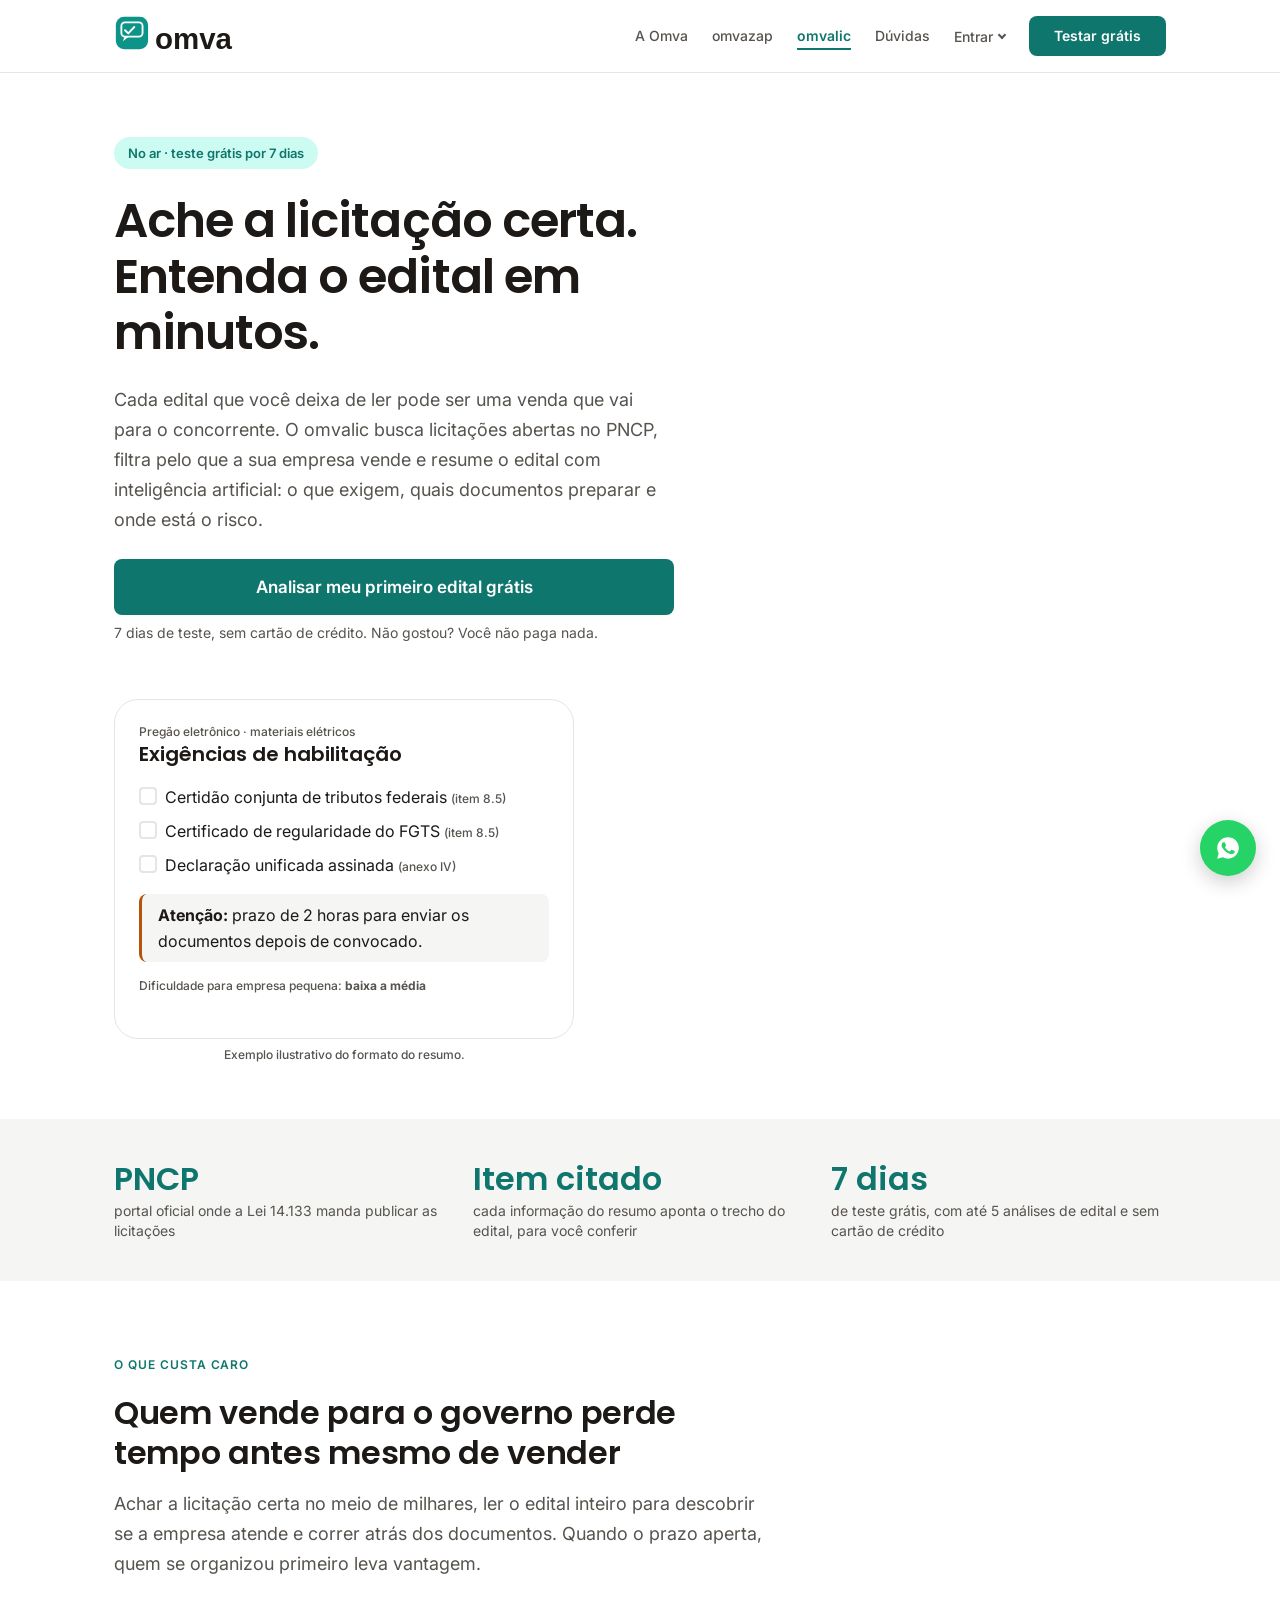
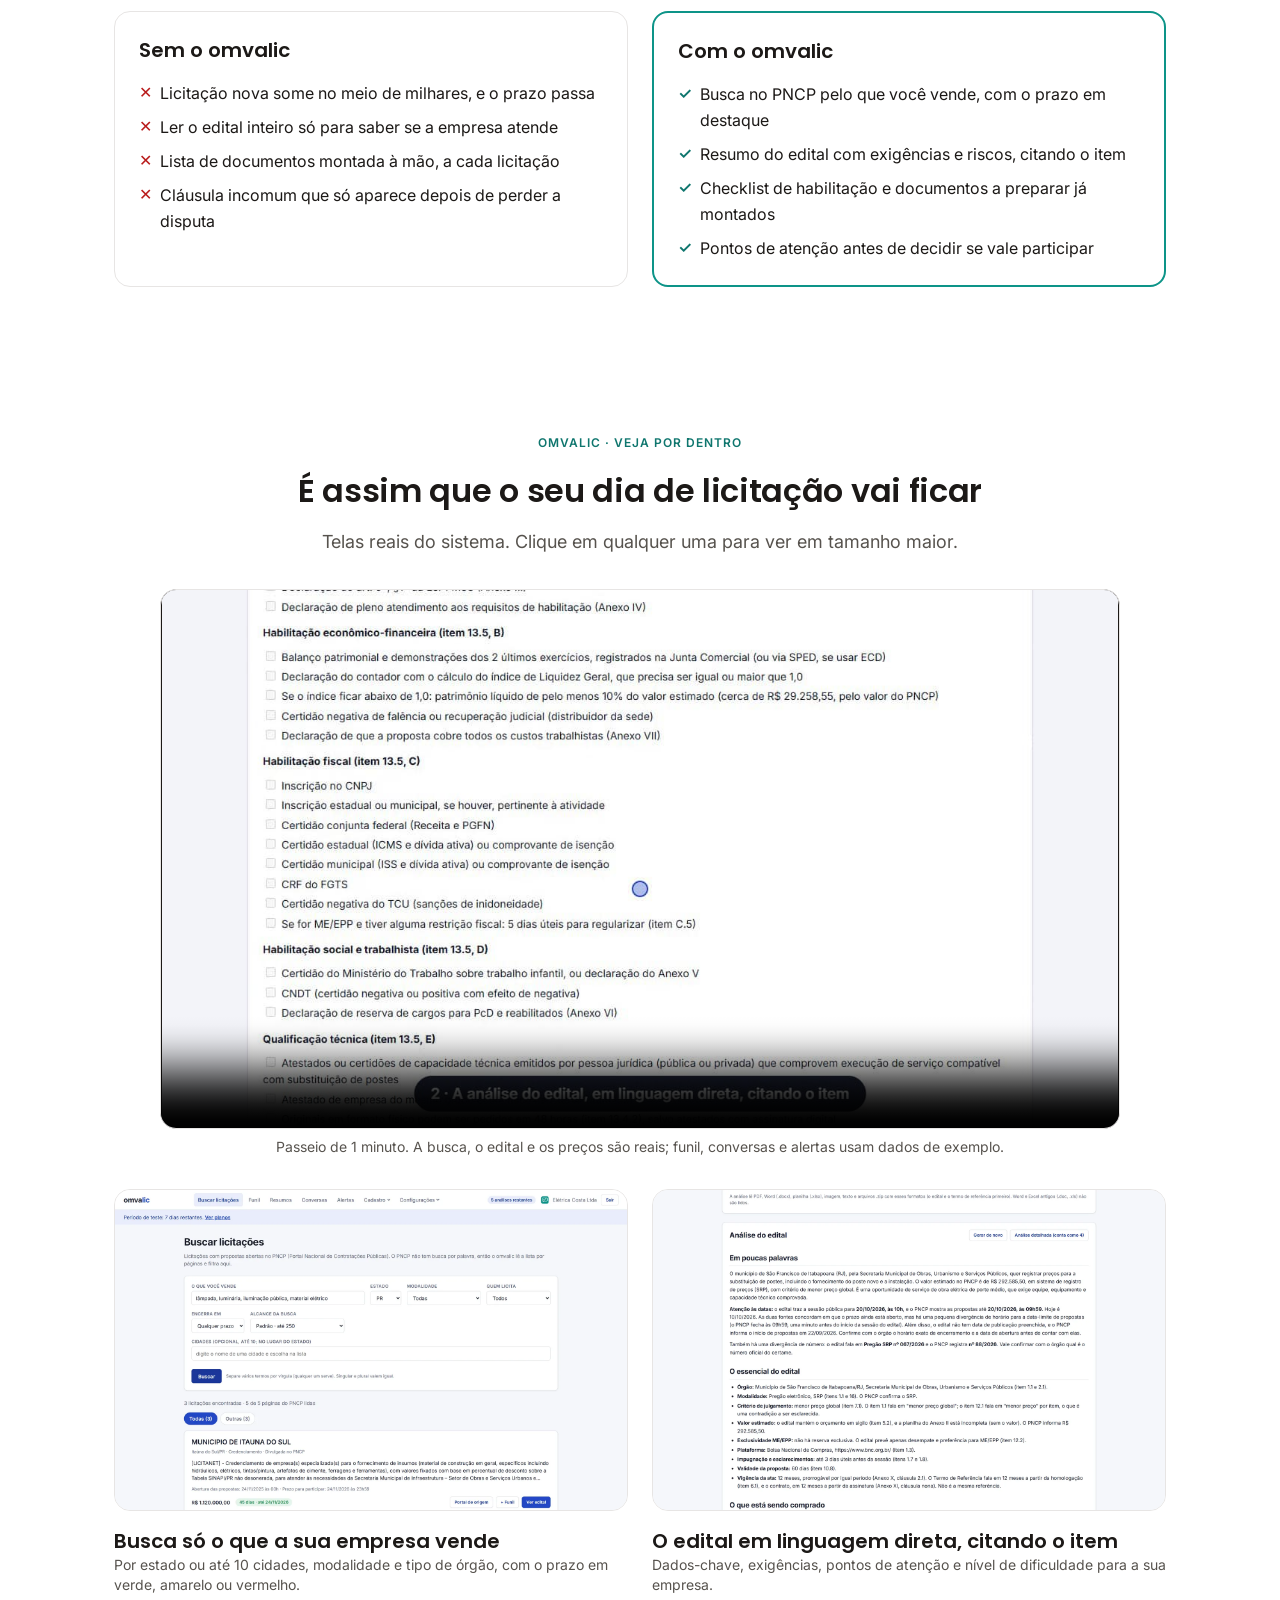
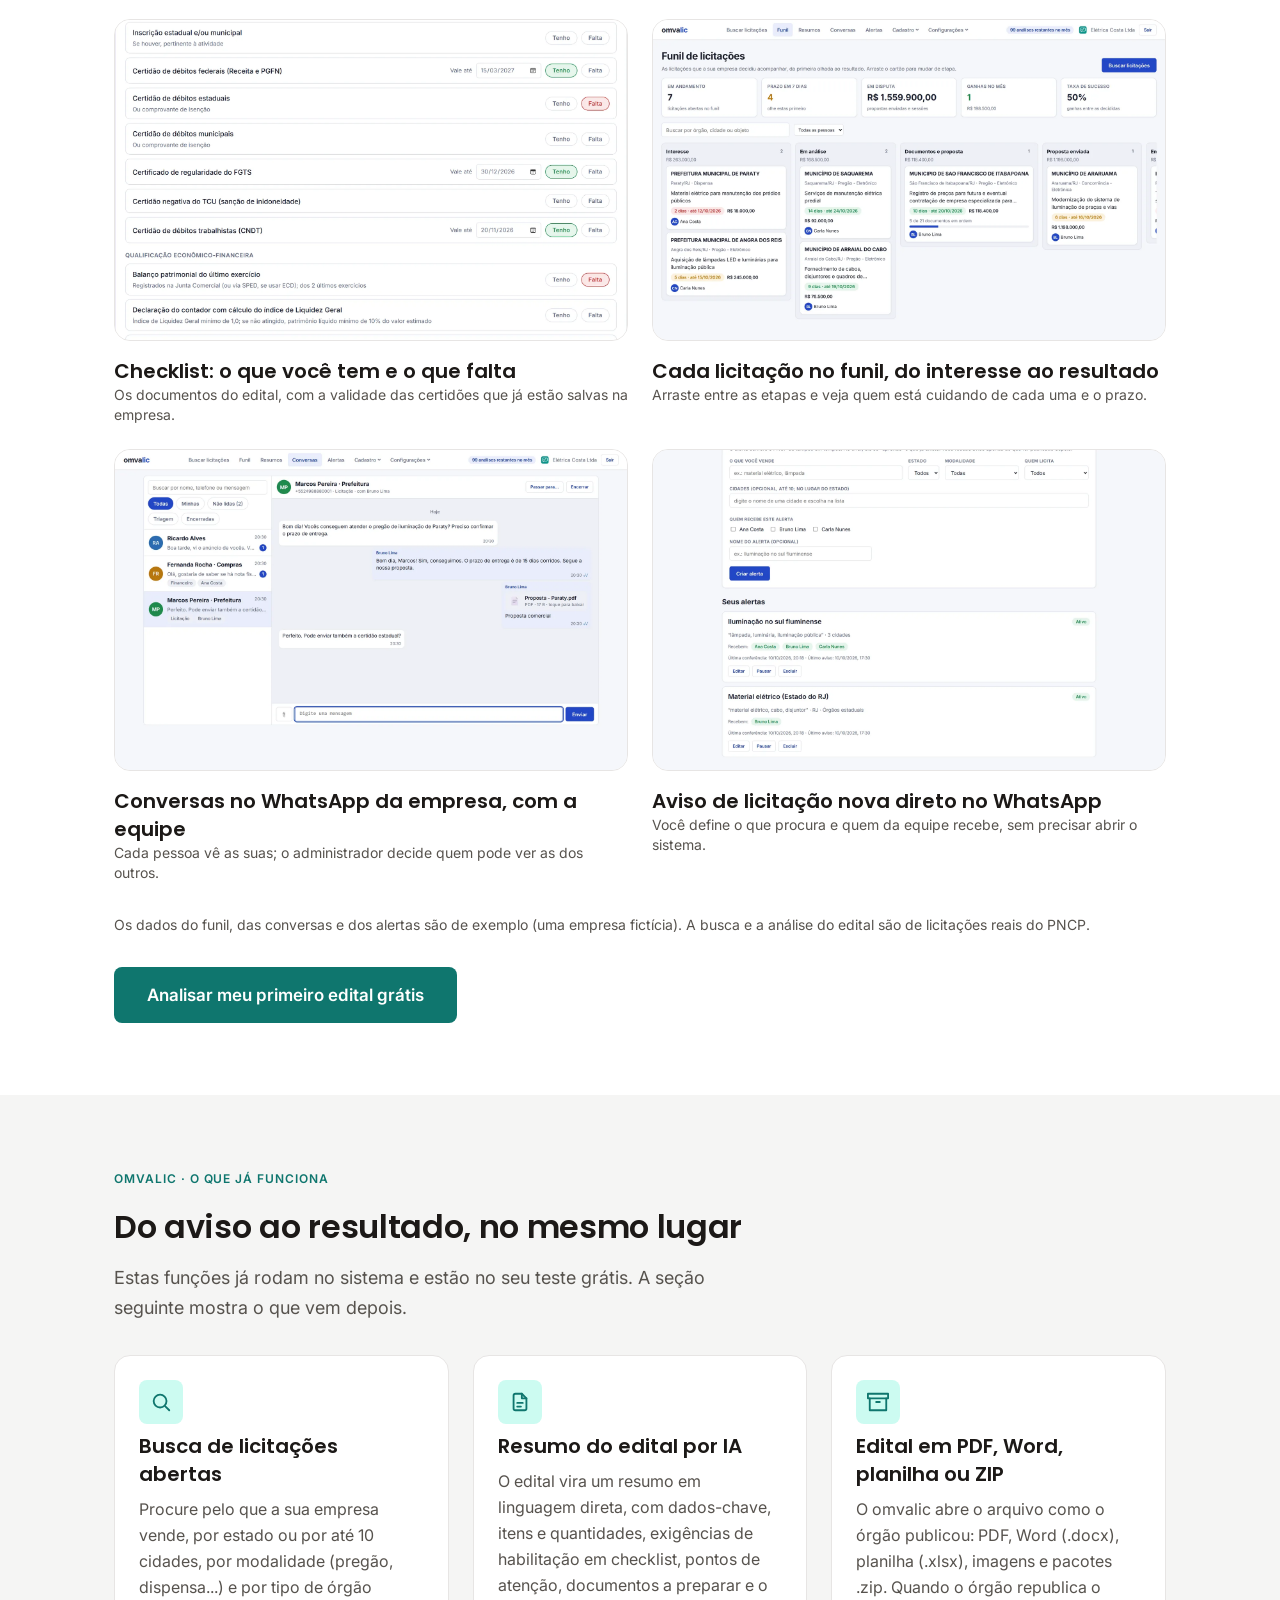
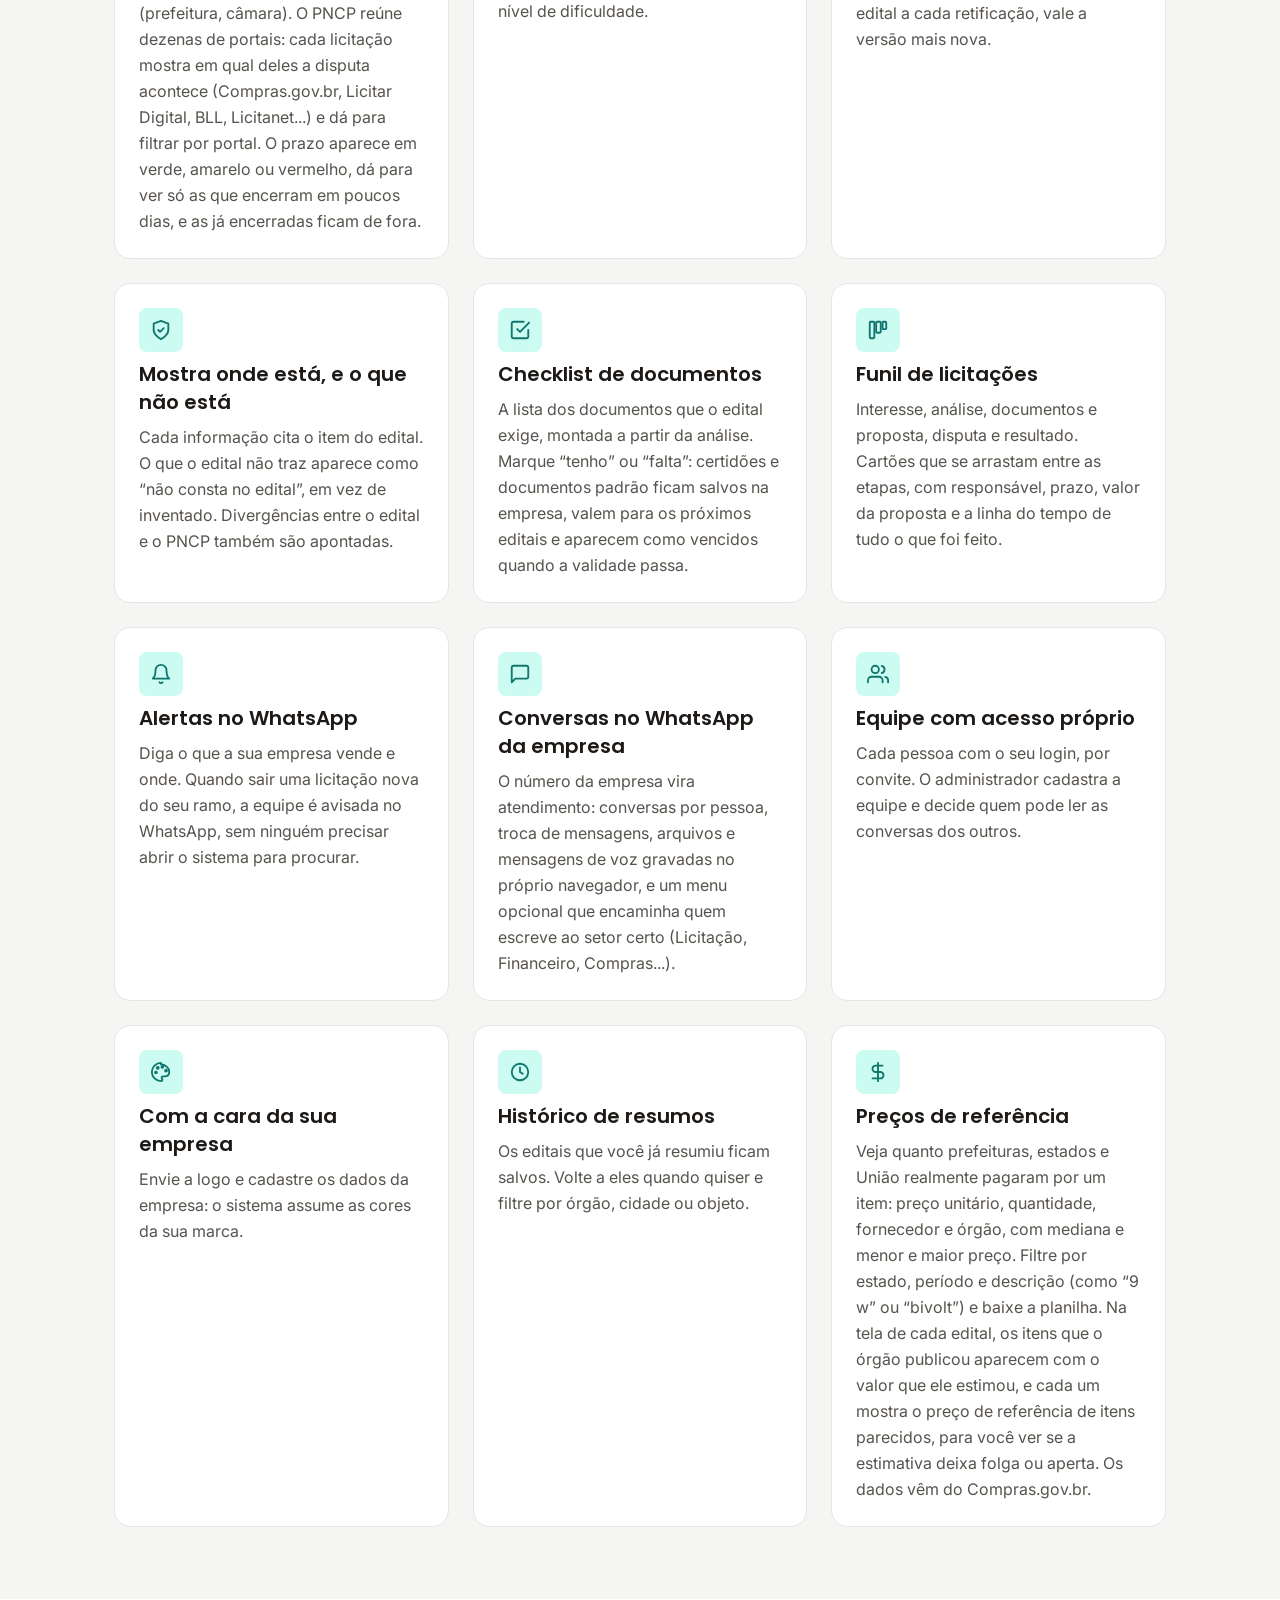
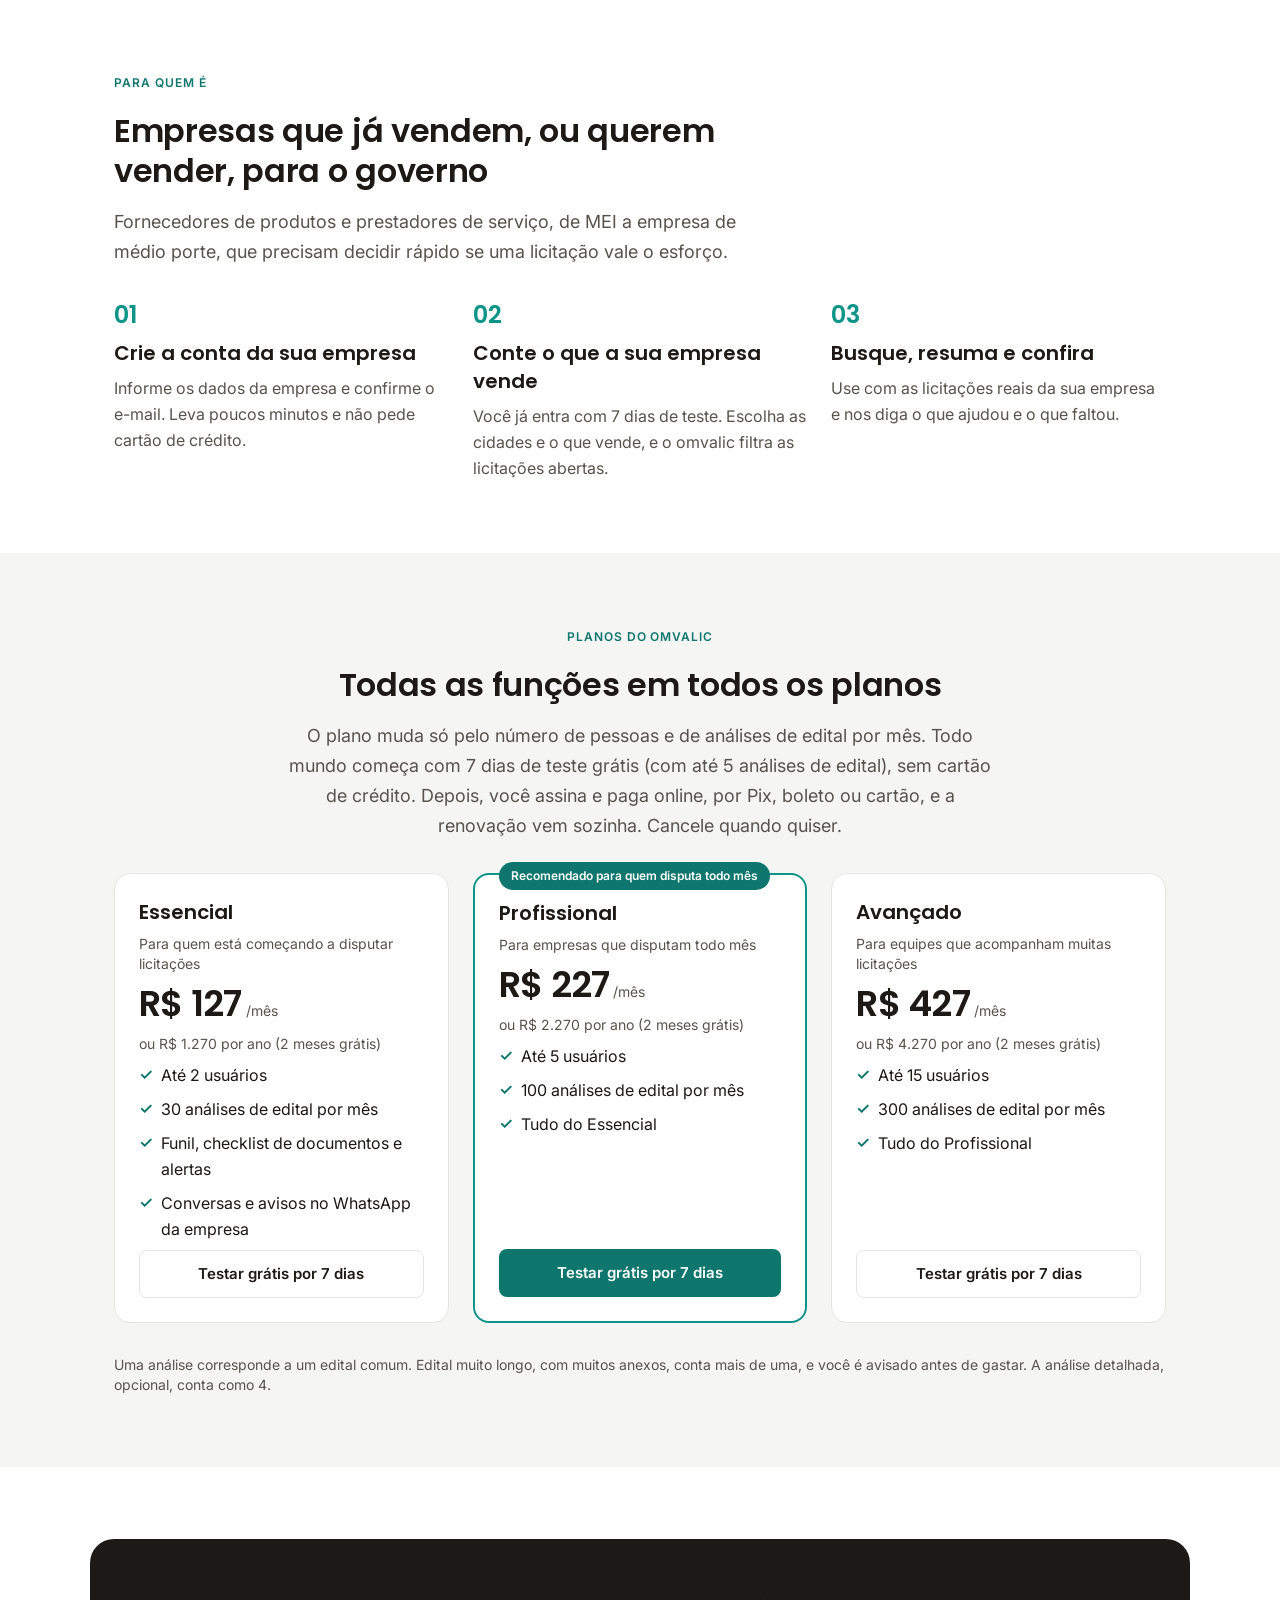
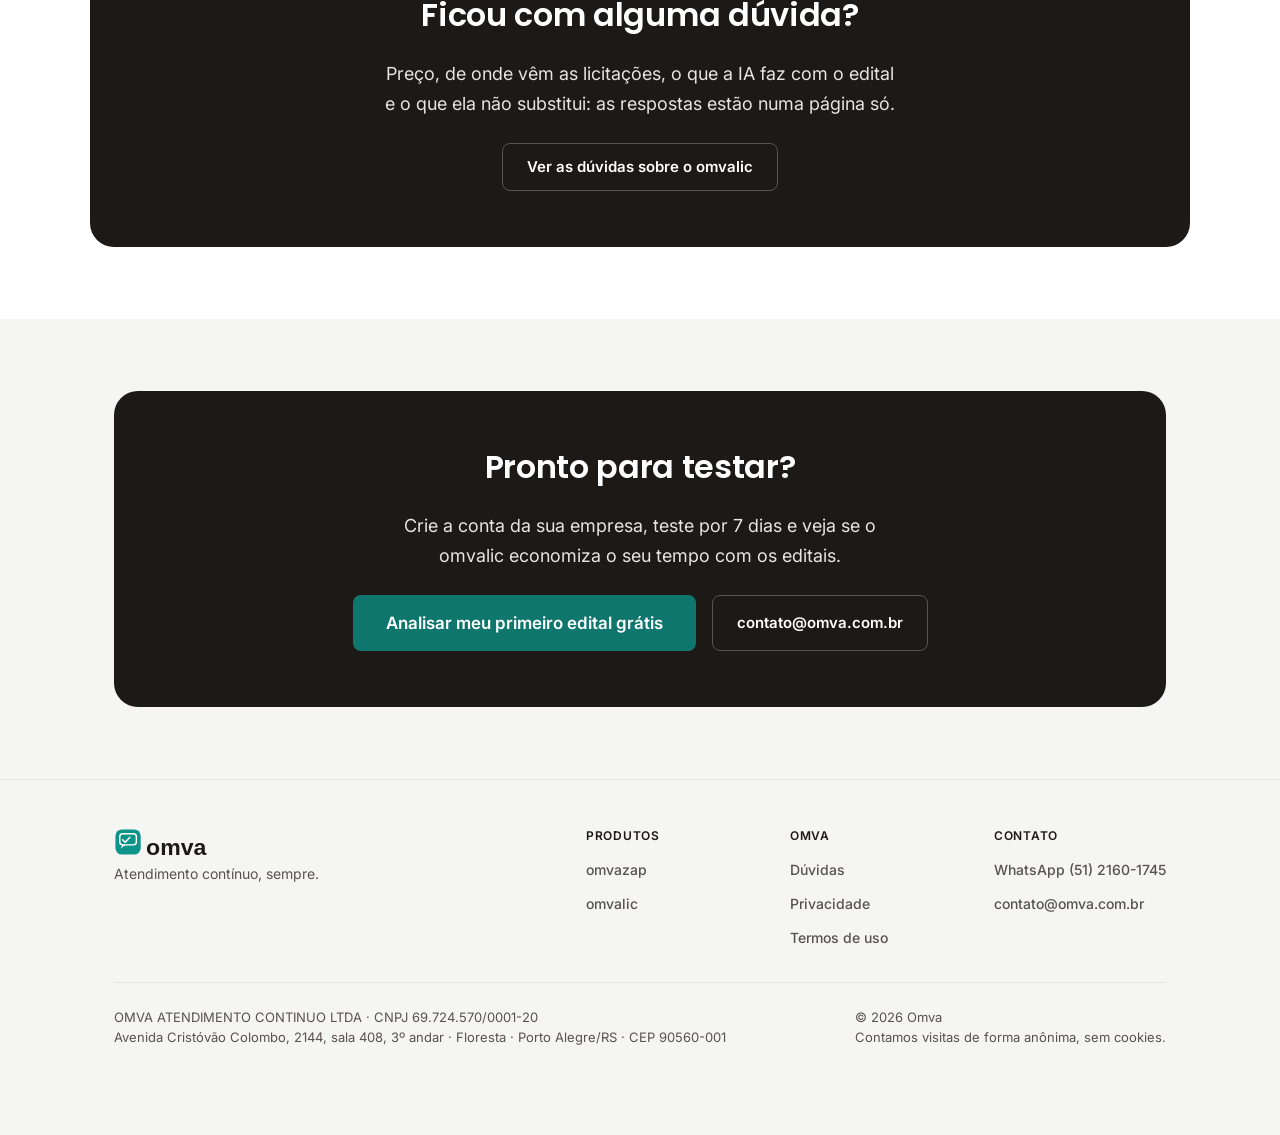
<file: omvalic/index.html>
<!DOCTYPE html>
<html lang="pt-BR">
<head>
  <meta charset="UTF-8">
  <meta name="viewport" content="width=device-width, initial-scale=1">
  <title>omvalic — licitações com resumo de edital por IA — Omva</title>
  <meta name="description" content="O omvalic encontra licitações abertas no PNCP, filtra pelo que a sua empresa vende e resume o edital com inteligência artificial: exigências, documentos a preparar e pontos de atenção. Teste grátis por 7 dias.">

  <!-- Como o link aparece quando alguém compartilha a página no WhatsApp ou em qualquer outro lugar. -->
  <meta property="og:type" content="website">
  <meta property="og:locale" content="pt_BR">
  <meta property="og:site_name" content="Omva">
  <meta property="og:url" content="https://omva.com.br/omvalic/">
  <meta property="og:title" content="omvalic — ache a licitação certa e entenda o edital em minutos">
  <meta property="og:description" content="Licitações abertas do PNCP com resumo do edital por IA. Teste grátis por 7 dias.">
  <meta property="og:image" content="https://omva.com.br/assets/img/og-omvalic.png">
  <meta property="og:image:width" content="1200">
  <meta property="og:image:height" content="630">
  <meta property="og:image:alt" content="omvalic: licitações do PNCP, análise do edital, checklist e funil">
  <meta name="twitter:image" content="https://omva.com.br/assets/img/og-omvalic.png">
  <meta name="twitter:card" content="summary">

  <link rel="canonical" href="https://omva.com.br/omvalic/">
  <link rel="icon" href="../favicon.svg" type="image/svg+xml">
  <link rel="preconnect" href="https://fonts.googleapis.com">
  <link rel="preconnect" href="https://fonts.gstatic.com" crossorigin>
  <link href="https://fonts.googleapis.com/css2?family=Inter:wght@400;500;600&family=Poppins:wght@600&display=swap" rel="stylesheet">
  <link rel="stylesheet" href="../assets/css/omva.css?v=20261023a">

  <!-- DADOS ESTRUTURADOS: espelham o texto desta página (ver README), inclusive os preços da seção Planos. -->
  <script type="application/ld+json">
{
  "@context": "https://schema.org",
  "@type": "SoftwareApplication",
  "name": "omvalic",
  "applicationCategory": "BusinessApplication",
  "operatingSystem": "Navegador web",
  "description": "Busca licitações abertas no PNCP e resume o edital com inteligência artificial: exigências de habilitação, documentos a preparar e pontos de atenção.",
  "url": "https://omva.com.br/omvalic/",
  "offers": [
    { "@type": "Offer", "name": "Essencial", "price": "127.00", "priceCurrency": "BRL", "url": "https://omva.com.br/omvalic/#planos" },
    { "@type": "Offer", "name": "Profissional", "price": "227.00", "priceCurrency": "BRL", "url": "https://omva.com.br/omvalic/#planos" },
    { "@type": "Offer", "name": "Avançado", "price": "427.00", "priceCurrency": "BRL", "url": "https://omva.com.br/omvalic/#planos" }
  ],
  "publisher": {
    "@type": "Organization",
    "name": "Omva",
    "url": "https://omva.com.br/"
  }
}
  </script>
</head>
<body class="com-cta-fixo">

  <!--
    Todo botão de ação desta página leva ao cadastro do omvalic (teste grátis por 7 dias). Antes da liberação eles
    abriam o WhatsApp com o código #OMVALIC, que o omvazap usava como origem da conversa; agora essa origem não é mais usada aqui.
  -->

  <!-- ====================== Cabeçalho ====================== -->
  <header class="topo">
    <div class="envoltorio linha centro entre topo__interno gap-3">
      <a href="/" aria-label="Omva, página inicial">
        <img class="topo__logo" src="../assets/img/omva-logotipo.svg" alt="Omva">
      </a>

      <nav class="linha topo__nav" aria-label="Principal">
        <div class="linha topo__abas">
          <a class="topo__link" href="/">A Omva</a>
          <a class="topo__link" href="/omvazap/">omvazap</a>
          <a class="topo__link" aria-current="page" href="/omvalic/">omvalic</a>
          <a class="topo__link" href="/duvidas/">Dúvidas</a>
        </div>
        <details class="menu menu--entrar" data-menu>
          <summary class="topo__link menu__titulo">Entrar</summary>
          <div class="menu__painel menu__painel--direita pilha">
            <p class="menu__rotulo">Já é cliente? Escolha o sistema</p>
            <a class="menu__item pilha" href="https://omvazap.omva.com.br">
              <strong>omvazap</strong>
              <span class="legenda">Atendimento e vendas no WhatsApp</span>
            </a>
            <a class="menu__item pilha" href="https://omvalic.omva.com.br">
              <strong>omvalic</strong>
              <span class="legenda">Licitações e análise de editais</span>
            </a>
          </div>
        </details>
        <a class="botao botao--principal botao--compacto" href="https://omvalic.omva.com.br/cadastro/">Testar grátis</a>
      </nav>
    </div>
  </header>

  <main>

    <!-- ====================== Hero ====================== -->
    <section class="hero hero--vagas">
      <div class="envoltorio linha hero__conteudo quebra empilha">

        <div class="pilha gap-4 hero__texto">
          <span class="selo-oferta">No ar · teste grátis por 7 dias</span>
          <h1 class="titulo-hero">Ache a licitação certa. Entenda o edital em minutos.</h1>
          <p class="texto-grande suave">
            Cada edital que você deixa de ler pode ser uma venda que vai para o concorrente. O omvalic busca
            licitações abertas no PNCP, filtra pelo que a sua empresa vende e resume o edital com inteligência
            artificial: o que exigem, quais documentos preparar e onde está o risco.
          </p>
          <div class="pilha gap-2">
            <a class="botao botao--principal botao--grande" href="https://omvalic.omva.com.br/cadastro/">Analisar meu primeiro edital grátis</a>
            <p class="texto-apoio">7 dias de teste, sem cartão de crédito. Não gostou? Você não paga nada.</p>
          </div>
        </div>

        <!-- Exemplo ilustrativo: mostra o formato do resumo, não é um edital real -->
        <div class="pilha gap-2" style="align-items:center">
          <div class="exemplo pilha" role="img" aria-label="Exemplo ilustrativo de resumo: checklist de documentos de habilitação e um alerta sobre prazo curto para enviar os documentos">
            <div class="pilha gap-1">
              <span class="legenda">Pregão eletrônico · materiais elétricos</span>
              <strong class="titulo-card">Exigências de habilitação</strong>
            </div>
            <ul class="pilha gap-2">
              <li class="linha exemplo__item"><span class="exemplo__caixa" aria-hidden="true"></span><span class="texto">Certidão conjunta de tributos federais <span class="legenda">(item 8.5)</span></span></li>
              <li class="linha exemplo__item"><span class="exemplo__caixa" aria-hidden="true"></span><span class="texto">Certificado de regularidade do FGTS <span class="legenda">(item 8.5)</span></span></li>
              <li class="linha exemplo__item"><span class="exemplo__caixa" aria-hidden="true"></span><span class="texto">Declaração unificada assinada <span class="legenda">(anexo IV)</span></span></li>
            </ul>
            <p class="texto exemplo__alerta"><strong>Atenção:</strong> prazo de 2 horas para enviar os documentos depois de convocado.</p>
            <p class="legenda">Dificuldade para empresa pequena: <strong>baixa a média</strong></p>
          </div>
          <p class="legenda">Exemplo ilustrativo do formato do resumo.</p>
        </div>

      </div>
    </section>

    <!-- ====================== Fatos ====================== -->
    <section class="secao secao--alt" style="padding-block:40px">
      <div class="envoltorio linha fatos quebra">
        <div class="fato pilha">
          <span class="fato__valor">PNCP</span>
          <span class="texto-apoio">portal oficial onde a Lei 14.133 manda publicar as licitações</span>
        </div>
        <div class="fato pilha">
          <span class="fato__valor">Item citado</span>
          <span class="texto-apoio">cada informação do resumo aponta o trecho do edital, para você conferir</span>
        </div>
        <div class="fato pilha">
          <span class="fato__valor">7 dias</span>
          <span class="texto-apoio">de teste grátis, com até 5 análises de edital e sem cartão de crédito</span>
        </div>
      </div>
    </section>

    <!-- ====================== A dor ====================== -->
    <section class="secao">
      <div class="envoltorio pilha gap-5">

        <div class="pilha gap-3" style="max-width:660px">
          <p class="olho">O que custa caro</p>
          <h2 class="titulo-secao">Quem vende para o governo perde tempo antes mesmo de vender</h2>
          <p class="texto-grande suave">
            Achar a licitação certa no meio de milhares, ler o edital inteiro para descobrir se a empresa
            atende e correr atrás dos documentos. Quando o prazo aperta, quem se organizou primeiro leva vantagem.
          </p>
        </div>

        <div class="linha contraste quebra">

          <div class="pilha contraste__lado">
            <h3 class="titulo-card">Sem o omvalic</h3>
            <ul class="pilha gap-2">
              <li class="linha gap-2"><span class="contraste__marca contraste__marca--nao" aria-hidden="true">✕</span><span class="texto">Licitação nova some no meio de milhares, e o prazo passa</span></li>
              <li class="linha gap-2"><span class="contraste__marca contraste__marca--nao" aria-hidden="true">✕</span><span class="texto">Ler o edital inteiro só para saber se a empresa atende</span></li>
              <li class="linha gap-2"><span class="contraste__marca contraste__marca--nao" aria-hidden="true">✕</span><span class="texto">Lista de documentos montada à mão, a cada licitação</span></li>
              <li class="linha gap-2"><span class="contraste__marca contraste__marca--nao" aria-hidden="true">✕</span><span class="texto">Cláusula incomum que só aparece depois de perder a disputa</span></li>
            </ul>
          </div>

          <div class="pilha contraste__lado contraste__lado--com">
            <h3 class="titulo-card">Com o omvalic</h3>
            <ul class="pilha gap-2">
              <li class="linha gap-2"><span class="contraste__marca contraste__marca--sim" aria-hidden="true">✓</span><span class="texto">Busca no PNCP pelo que você vende, com o prazo em destaque</span></li>
              <li class="linha gap-2"><span class="contraste__marca contraste__marca--sim" aria-hidden="true">✓</span><span class="texto">Resumo do edital com exigências e riscos, citando o item</span></li>
              <li class="linha gap-2"><span class="contraste__marca contraste__marca--sim" aria-hidden="true">✓</span><span class="texto">Checklist de habilitação e documentos a preparar já montados</span></li>
              <li class="linha gap-2"><span class="contraste__marca contraste__marca--sim" aria-hidden="true">✓</span><span class="texto">Pontos de atenção antes de decidir se vale participar</span></li>
            </ul>
          </div>

        </div>
      </div>
    </section>

    <!-- ====================== Veja por dentro ====================== -->
    <section class="secao" id="por-dentro">
      <div class="envoltorio pilha gap-5">
        <div class="pilha gap-3 cabecalho-secao">
          <p class="olho">omvalic · veja por dentro</p>
          <h2 class="titulo-secao">É assim que o seu dia de licitação vai ficar</h2>
          <p class="texto-grande suave">
            Telas reais do sistema. Clique em qualquer uma para ver em tamanho maior.
          </p>
        </div>

        <figure class="video-demo pilha gap-2">
          <video controls preload="none" playsinline poster="../assets/video/omvalic-poster.jpg?v=20261013" aria-label="Passeio em vídeo pelo omvalic: busca, análise do edital, checklist, preços de referência, funil, conversas e alertas">
            <source src="../assets/video/omvalic.webm?v=20261013" type="video/webm">
            Seu navegador não reproduz este vídeo.
          </video>
          <figcaption class="texto-apoio">Passeio de 1 minuto. A busca, o edital e os preços são reais; funil, conversas e alertas usam dados de exemplo.</figcaption>
        </figure>

        <div class="linha galeria quebra">
          <figure class="galeria__item pilha">
            <a href="../assets/img/omvalic-busca.webp" target="_blank" rel="noopener">
              <img src="../assets/img/omvalic-busca.webp" width="1600" height="1389" loading="lazy" alt="Tela do omvalic: busca só o que a sua empresa vende">
            </a>
            <figcaption class="pilha gap-1">
              <h3 class="titulo-card">Busca só o que a sua empresa vende</h3>
              <p class="texto-apoio">Por estado ou até 10 cidades, modalidade e tipo de órgão, com o prazo em verde, amarelo ou vermelho.</p>
            </figcaption>
          </figure>

          <figure class="galeria__item pilha">
            <a href="../assets/img/omvalic-analise.webp" target="_blank" rel="noopener">
              <img src="../assets/img/omvalic-analise.webp" width="1600" height="1000" loading="lazy" alt="Tela do omvalic: o edital em linguagem direta, citando o item">
            </a>
            <figcaption class="pilha gap-1">
              <h3 class="titulo-card">O edital em linguagem direta, citando o item</h3>
              <p class="texto-apoio">Dados-chave, exigências, pontos de atenção e nível de dificuldade para a sua empresa.</p>
            </figcaption>
          </figure>

          <figure class="galeria__item pilha">
            <a href="../assets/img/omvalic-checklist.webp" target="_blank" rel="noopener">
              <img src="../assets/img/omvalic-checklist.webp" width="1600" height="1338" loading="lazy" alt="Tela do omvalic: checklist: o que você tem e o que falta">
            </a>
            <figcaption class="pilha gap-1">
              <h3 class="titulo-card">Checklist: o que você tem e o que falta</h3>
              <p class="texto-apoio">Os documentos do edital, com a validade das certidões que já estão salvas na empresa.</p>
            </figcaption>
          </figure>

          <figure class="galeria__item pilha">
            <a href="../assets/img/omvalic-funil.webp" target="_blank" rel="noopener">
              <img src="../assets/img/omvalic-funil.webp" width="1600" height="1000" loading="lazy" alt="Tela do omvalic: cada licitação no funil, do interesse ao resultado">
            </a>
            <figcaption class="pilha gap-1">
              <h3 class="titulo-card">Cada licitação no funil, do interesse ao resultado</h3>
              <p class="texto-apoio">Arraste entre as etapas e veja quem está cuidando de cada uma e o prazo.</p>
            </figcaption>
          </figure>

          <figure class="galeria__item pilha">
            <a href="../assets/img/omvalic-conversas.webp" target="_blank" rel="noopener">
              <img src="../assets/img/omvalic-conversas.webp" width="1600" height="1000" loading="lazy" alt="Tela do omvalic: conversas no whatsapp da empresa, com a equipe">
            </a>
            <figcaption class="pilha gap-1">
              <h3 class="titulo-card">Conversas no WhatsApp da empresa, com a equipe</h3>
              <p class="texto-apoio">Cada pessoa vê as suas; o administrador decide quem pode ver as dos outros.</p>
            </figcaption>
          </figure>

          <figure class="galeria__item pilha">
            <a href="../assets/img/omvalic-alertas.webp" target="_blank" rel="noopener">
              <img src="../assets/img/omvalic-alertas.webp" width="1600" height="1000" loading="lazy" alt="Tela do omvalic: aviso de licitação nova direto no whatsapp">
            </a>
            <figcaption class="pilha gap-1">
              <h3 class="titulo-card">Aviso de licitação nova direto no WhatsApp</h3>
              <p class="texto-apoio">Você define o que procura e quem da equipe recebe, sem precisar abrir o sistema.</p>
            </figcaption>
          </figure>
        </div>

        <p class="texto-apoio">
          Os dados do funil, das conversas e dos alertas são de exemplo (uma empresa fictícia). A busca e a análise do edital são de licitações reais do PNCP.
        </p>
        <div class="linha gap-3 quebra">
          <a class="botao botao--principal botao--grande" href="https://omvalic.omva.com.br/cadastro/">Analisar meu primeiro edital grátis</a>
        </div>
      </div>
    </section>

    <!-- ====================== O que funciona hoje ====================== -->
    <section class="secao secao--alt" id="funcoes">
      <div class="envoltorio pilha gap-5">

        <div class="pilha gap-3" style="max-width:660px">
          <p class="olho">omvalic · o que já funciona</p>
          <h2 class="titulo-secao">Do aviso ao resultado, no mesmo lugar</h2>
          <p class="texto-grande suave">
            Estas funções já rodam no sistema e estão no seu teste grátis. A seção seguinte mostra o que
            vem depois.
          </p>
        </div>

        <div class="linha cards quebra">

          <article class="card pilha">
            <span class="selo-icone" aria-hidden="true">
              <svg width="22" height="22" viewBox="0 0 24 24" fill="none" stroke="currentColor" stroke-width="2" stroke-linecap="round" stroke-linejoin="round">
                <circle cx="11" cy="11" r="7"></circle><path d="M21 21l-4.3-4.3"></path>
              </svg>
            </span>
            <h3 class="titulo-card">Busca de licitações abertas</h3>
            <p class="texto suave">
              Procure pelo que a sua empresa vende, por estado ou por até 10 cidades, por modalidade (pregão, dispensa...) e por tipo de órgão (prefeitura, câmara). O PNCP reúne dezenas de portais: cada licitação mostra em qual deles a disputa acontece (Compras.gov.br, Licitar Digital, BLL, Licitanet...) e dá para filtrar por portal. O prazo aparece em verde, amarelo ou vermelho, dá para ver só as que encerram em poucos dias, e as já encerradas ficam de fora.
            </p>
          </article>

          <article class="card pilha">
            <span class="selo-icone" aria-hidden="true">
              <svg width="22" height="22" viewBox="0 0 24 24" fill="none" stroke="currentColor" stroke-width="2" stroke-linecap="round" stroke-linejoin="round">
                <path d="M14 3H7a2 2 0 0 0-2 2v14a2 2 0 0 0 2 2h10a2 2 0 0 0 2-2V8z"></path><path d="M14 3v5h5"></path><path d="M9 13h6M9 17h4"></path>
              </svg>
            </span>
            <h3 class="titulo-card">Resumo do edital por IA</h3>
            <p class="texto suave">
              O edital vira um resumo em linguagem direta, com dados-chave, itens e quantidades, exigências de habilitação em checklist, pontos de atenção, documentos a preparar e o nível de dificuldade.
            </p>
          </article>

          <article class="card pilha">
            <span class="selo-icone" aria-hidden="true">
              <svg width="22" height="22" viewBox="0 0 24 24" fill="none" stroke="currentColor" stroke-width="2" stroke-linecap="round" stroke-linejoin="round">
                <path d="M21 8v13H3V8"></path><path d="M1 3h22v5H1z"></path><path d="M10 12h4"></path>
              </svg>
            </span>
            <h3 class="titulo-card">Edital em PDF, Word, planilha ou ZIP</h3>
            <p class="texto suave">
              O omvalic abre o arquivo como o órgão publicou: PDF, Word (.docx), planilha (.xlsx), imagens e pacotes .zip. Quando o órgão republica o edital a cada retificação, vale a versão mais nova.
            </p>
          </article>

          <article class="card pilha">
            <span class="selo-icone" aria-hidden="true">
              <svg width="22" height="22" viewBox="0 0 24 24" fill="none" stroke="currentColor" stroke-width="2" stroke-linecap="round" stroke-linejoin="round">
                <path d="M12 22s8-4 8-10V5l-8-3-8 3v7c0 6 8 10 8 10z"></path><path d="M9 12l2 2 4-4"></path>
              </svg>
            </span>
            <h3 class="titulo-card">Mostra onde está, e o que não está</h3>
            <p class="texto suave">
              Cada informação cita o item do edital. O que o edital não traz aparece como “não consta no edital”, em vez de inventado. Divergências entre o edital e o PNCP também são apontadas.
            </p>
          </article>

          <article class="card pilha">
            <span class="selo-icone" aria-hidden="true">
              <svg width="22" height="22" viewBox="0 0 24 24" fill="none" stroke="currentColor" stroke-width="2" stroke-linecap="round" stroke-linejoin="round">
                <path d="M9 11l3 3L22 4"></path><path d="M21 12v7a2 2 0 0 1-2 2H5a2 2 0 0 1-2-2V5a2 2 0 0 1 2-2h11"></path>
              </svg>
            </span>
            <h3 class="titulo-card">Checklist de documentos</h3>
            <p class="texto suave">
              A lista dos documentos que o edital exige, montada a partir da análise. Marque “tenho” ou “falta”: certidões e documentos padrão ficam salvos na empresa, valem para os próximos editais e aparecem como vencidos quando a validade passa.
            </p>
          </article>

          <article class="card pilha">
            <span class="selo-icone" aria-hidden="true">
              <svg width="22" height="22" viewBox="0 0 24 24" fill="none" stroke="currentColor" stroke-width="2" stroke-linecap="round" stroke-linejoin="round">
                <rect x="3" y="3" width="5" height="18" rx="1"></rect><rect x="10" y="3" width="5" height="12" rx="1"></rect><rect x="17" y="3" width="4" height="8" rx="1"></rect>
              </svg>
            </span>
            <h3 class="titulo-card">Funil de licitações</h3>
            <p class="texto suave">
              Interesse, análise, documentos e proposta, disputa e resultado. Cartões que se arrastam entre as etapas, com responsável, prazo, valor da proposta e a linha do tempo de tudo o que foi feito.
            </p>
          </article>

          <article class="card pilha">
            <span class="selo-icone" aria-hidden="true">
              <svg width="22" height="22" viewBox="0 0 24 24" fill="none" stroke="currentColor" stroke-width="2" stroke-linecap="round" stroke-linejoin="round">
                <path d="M18 8a6 6 0 0 0-12 0c0 7-3 9-3 9h18s-3-2-3-9"></path><path d="M13.7 21a2 2 0 0 1-3.4 0"></path>
              </svg>
            </span>
            <h3 class="titulo-card">Alertas no WhatsApp</h3>
            <p class="texto suave">
              Diga o que a sua empresa vende e onde. Quando sair uma licitação nova do seu ramo, a equipe é avisada no WhatsApp, sem ninguém precisar abrir o sistema para procurar.
            </p>
          </article>

          <article class="card pilha">
            <span class="selo-icone" aria-hidden="true">
              <svg width="22" height="22" viewBox="0 0 24 24" fill="none" stroke="currentColor" stroke-width="2" stroke-linecap="round" stroke-linejoin="round">
                <path d="M21 15a2 2 0 0 1-2 2H7l-4 4V5a2 2 0 0 1 2-2h14a2 2 0 0 1 2 2z"></path>
              </svg>
            </span>
            <h3 class="titulo-card">Conversas no WhatsApp da empresa</h3>
            <p class="texto suave">
              O número da empresa vira atendimento: conversas por pessoa, troca de mensagens, arquivos e mensagens de voz gravadas no próprio navegador, e um menu opcional que encaminha quem escreve ao setor certo (Licitação, Financeiro, Compras...).
            </p>
          </article>

          <article class="card pilha">
            <span class="selo-icone" aria-hidden="true">
              <svg width="22" height="22" viewBox="0 0 24 24" fill="none" stroke="currentColor" stroke-width="2" stroke-linecap="round" stroke-linejoin="round">
                <path d="M17 21v-2a4 4 0 0 0-4-4H5a4 4 0 0 0-4 4v2"></path><circle cx="9" cy="7" r="4"></circle><path d="M23 21v-2a4 4 0 0 0-3-3.9"></path><path d="M16 3.1a4 4 0 0 1 0 7.8"></path>
              </svg>
            </span>
            <h3 class="titulo-card">Equipe com acesso próprio</h3>
            <p class="texto suave">
              Cada pessoa com o seu login, por convite. O administrador cadastra a equipe e decide quem pode ler as conversas dos outros.
            </p>
          </article>

          <article class="card pilha">
            <span class="selo-icone" aria-hidden="true">
              <svg width="22" height="22" viewBox="0 0 24 24" fill="none" stroke="currentColor" stroke-width="2" stroke-linecap="round" stroke-linejoin="round">
                <circle cx="13.5" cy="6.5" r="1"></circle><circle cx="17.5" cy="10.5" r="1"></circle><circle cx="8.5" cy="7.5" r="1"></circle><circle cx="6.5" cy="12.5" r="1"></circle><path d="M12 2C6.5 2 2 6.5 2 12s4.5 10 10 10c.9 0 1.5-.7 1.5-1.5 0-.4-.2-.8-.4-1.1-.3-.3-.4-.7-.4-1.1 0-.8.7-1.5 1.5-1.5H16c3 0 5-2 5-5 0-4.4-4.5-8-9-8z"></path>
              </svg>
            </span>
            <h3 class="titulo-card">Com a cara da sua empresa</h3>
            <p class="texto suave">
              Envie a logo e cadastre os dados da empresa: o sistema assume as cores da sua marca.
            </p>
          </article>

          <article class="card pilha">
            <span class="selo-icone" aria-hidden="true">
              <svg width="22" height="22" viewBox="0 0 24 24" fill="none" stroke="currentColor" stroke-width="2" stroke-linecap="round" stroke-linejoin="round">
                <circle cx="12" cy="12" r="9"></circle><path d="M12 7v5l3 2"></path>
              </svg>
            </span>
            <h3 class="titulo-card">Histórico de resumos</h3>
            <p class="texto suave">
              Os editais que você já resumiu ficam salvos. Volte a eles quando quiser e filtre por órgão, cidade ou objeto.
            </p>
          </article>

          <article class="card pilha">
            <span class="selo-icone" aria-hidden="true">
              <svg width="22" height="22" viewBox="0 0 24 24" fill="none" stroke="currentColor" stroke-width="2" stroke-linecap="round" stroke-linejoin="round">
                <line x1="12" y1="2" x2="12" y2="22"></line><path d="M17 5H9.5a3.5 3.5 0 0 0 0 7h5a3.5 3.5 0 0 1 0 7H6"></path>
              </svg>
            </span>
            <h3 class="titulo-card">Preços de referência</h3>
            <p class="texto suave">
              Veja quanto prefeituras, estados e União realmente pagaram por um item: preço unitário, quantidade, fornecedor e órgão, com mediana e menor e maior preço. Filtre por estado, período e descrição (como “9 w” ou “bivolt”) e baixe a planilha. Na tela de cada edital, os itens que o órgão publicou aparecem com o valor que ele estimou, e cada um mostra o preço de referência de itens parecidos, para você ver se a estimativa deixa folga ou aperta. Os dados vêm do Compras.gov.br.
            </p>
          </article>

        </div>
      </div>
    </section>

    <!-- ====================== Para quem é ====================== -->
    <section class="secao">
      <div class="envoltorio pilha gap-5">

        <div class="pilha gap-3" style="max-width:660px">
          <p class="olho">Para quem é</p>
          <h2 class="titulo-secao">Empresas que já vendem, ou querem vender, para o governo</h2>
          <p class="texto-grande suave">
            Fornecedores de produtos e prestadores de serviço, de MEI a empresa de médio porte, que
            precisam decidir rápido se uma licitação vale o esforço.
          </p>
        </div>

        <div class="linha cards quebra">
          <article class="card card--limpo pilha gap-2">
            <span class="numero">01</span>
            <h3 class="titulo-card">Crie a conta da sua empresa</h3>
            <p class="texto suave">
              Informe os dados da empresa e confirme o e-mail. Leva poucos minutos e não pede cartão de crédito.
            </p>
          </article>

          <article class="card card--limpo pilha gap-2">
            <span class="numero">02</span>
            <h3 class="titulo-card">Conte o que a sua empresa vende</h3>
            <p class="texto suave">
              Você já entra com 7 dias de teste. Escolha as cidades e o que vende, e o omvalic filtra as licitações abertas.
            </p>
          </article>

          <article class="card card--limpo pilha gap-2">
            <span class="numero">03</span>
            <h3 class="titulo-card">Busque, resuma e confira</h3>
            <p class="texto suave">
              Use com as licitações reais da sua empresa e nos diga o que ajudou e o que faltou.
            </p>
          </article>
        </div>
      </div>
    </section>

    <!-- ====================== Planos ====================== -->
    <section class="secao secao--alt" id="planos">
      <div class="envoltorio pilha gap-5">
        <div class="pilha gap-3 cabecalho-secao">
          <p class="olho">Planos do omvalic</p>
          <h2 class="titulo-secao">Todas as funções em todos os planos</h2>
          <p class="texto-grande suave">
            O plano muda só pelo número de pessoas e de análises de edital por mês. Todo mundo começa com 7 dias de teste grátis
            (com até 5 análises de edital), sem cartão de crédito. Depois, você assina e paga online, por Pix, boleto ou cartão, e a renovação
            vem sozinha. Cancele quando quiser.
          </p>
        </div>

        <div class="linha cards quebra">
          <article class="card pilha plano">
            <h3 class="titulo-card">Essencial</h3>
            <p class="texto-apoio">Para quem está começando a disputar licitações</p>
            <p class="preco linha"><span class="preco__valor">R$ 127</span><span class="preco__periodo">/mês</span></p>
            <p class="texto-apoio">ou R$ 1.270 por ano (2 meses grátis)</p>
            <ul class="pilha gap-2 plano__lista">
              <li class="linha gap-2"><span class="plano__check" aria-hidden="true">✓</span><span class="texto">Até 2 usuários</span></li>
              <li class="linha gap-2"><span class="plano__check" aria-hidden="true">✓</span><span class="texto">30 análises de edital por mês</span></li>
              <li class="linha gap-2"><span class="plano__check" aria-hidden="true">✓</span><span class="texto">Funil, checklist de documentos e alertas</span></li>
              <li class="linha gap-2"><span class="plano__check" aria-hidden="true">✓</span><span class="texto">Conversas e avisos no WhatsApp da empresa</span></li>
            </ul>
            <a class="botao botao--secundario" href="https://omvalic.omva.com.br/cadastro/">Testar grátis por 7 dias</a>
          </article>

          <article class="card pilha plano plano--recomendado">
            <span class="plano__selo">Recomendado para quem disputa todo mês</span>
            <h3 class="titulo-card">Profissional</h3>
            <p class="texto-apoio">Para empresas que disputam todo mês</p>
            <p class="preco linha"><span class="preco__valor">R$ 227</span><span class="preco__periodo">/mês</span></p>
            <p class="texto-apoio">ou R$ 2.270 por ano (2 meses grátis)</p>
            <ul class="pilha gap-2 plano__lista">
              <li class="linha gap-2"><span class="plano__check" aria-hidden="true">✓</span><span class="texto">Até 5 usuários</span></li>
              <li class="linha gap-2"><span class="plano__check" aria-hidden="true">✓</span><span class="texto">100 análises de edital por mês</span></li>
              <li class="linha gap-2"><span class="plano__check" aria-hidden="true">✓</span><span class="texto">Tudo do Essencial</span></li>
            </ul>
            <a class="botao botao--principal" href="https://omvalic.omva.com.br/cadastro/">Testar grátis por 7 dias</a>
          </article>

          <article class="card pilha plano">
            <h3 class="titulo-card">Avançado</h3>
            <p class="texto-apoio">Para equipes que acompanham muitas licitações</p>
            <p class="preco linha"><span class="preco__valor">R$ 427</span><span class="preco__periodo">/mês</span></p>
            <p class="texto-apoio">ou R$ 4.270 por ano (2 meses grátis)</p>
            <ul class="pilha gap-2 plano__lista">
              <li class="linha gap-2"><span class="plano__check" aria-hidden="true">✓</span><span class="texto">Até 15 usuários</span></li>
              <li class="linha gap-2"><span class="plano__check" aria-hidden="true">✓</span><span class="texto">300 análises de edital por mês</span></li>
              <li class="linha gap-2"><span class="plano__check" aria-hidden="true">✓</span><span class="texto">Tudo do Profissional</span></li>
            </ul>
            <a class="botao botao--secundario" href="https://omvalic.omva.com.br/cadastro/">Testar grátis por 7 dias</a>
          </article>
        </div>

        <p class="texto-apoio">
          Uma análise corresponde a um edital comum. Edital muito longo, com muitos anexos, conta mais de uma, e
          você é avisado antes de gastar. A análise detalhada, opcional, conta como 4.
        </p>
      </div>
    </section>

    <!-- ====================== Dúvidas ====================== -->
    <section class="secao" id="duvidas">
      <div class="envoltorio chamada pilha">
        <h2 class="titulo-secao">Ficou com alguma dúvida?</h2>
        <p class="texto-grande suave" style="max-width:520px">
          Preço, de onde vêm as licitações, o que a IA faz com o edital e o que ela não substitui: as respostas estão numa página só.
        </p>
        <div class="linha gap-3 quebra" style="justify-content:center">
          <a class="botao botao--secundario" href="/duvidas/#omvalic">Ver as dúvidas sobre o omvalic</a>
        </div>
      </div>
    </section>

    <!-- ====================== Chamada final ====================== -->
    <section class="secao secao--alt">
      <div class="envoltorio">
        <div class="chamada pilha">
          <h2 class="titulo-secao">Pronto para testar?</h2>
          <p class="texto-grande suave" style="max-width:540px">
            Crie a conta da sua empresa, teste por 7 dias e veja se o omvalic economiza o seu tempo com os editais.
          </p>
          <div class="linha gap-3 quebra" style="justify-content:center">
            <a class="botao botao--principal botao--grande" href="https://omvalic.omva.com.br/cadastro/">Analisar meu primeiro edital grátis</a>
            <a class="botao botao--secundario" href="mailto:contato@omva.com.br">contato@omva.com.br</a>
          </div>
        </div>
      </div>
    </section>

  </main>

  <!-- Botão flutuante: o mesmo caminho de conversão, sempre à mão enquanto rola a página. -->
  <a class="whats-flutuante" href="https://wa.me/555121601745?text=Quero%20testar%20o%20omvalic%20gr%C3%A1tis%20(%23SITELIC)" rel="noopener" aria-label="Testar grátis pelo WhatsApp">
    <svg width="26" height="26" viewBox="0 0 24 24" fill="currentColor" aria-hidden="true">
      <path d="M12.04 2c-5.5 0-9.96 4.46-9.96 9.96 0 1.76.46 3.45 1.32 4.95L2 22l5.25-1.38a9.9 9.9 0 0 0 4.79 1.22h.01c5.5 0 9.96-4.46 9.96-9.96S17.54 2 12.04 2Zm5.83 14.24c-.25.7-1.24 1.28-1.98 1.44-.53.11-1.22.2-3.53-.76-2.96-1.22-4.87-4.22-5.02-4.42-.15-.2-1.2-1.6-1.2-3.05 0-1.45.76-2.16 1.03-2.46.27-.3.6-.37.8-.37.2 0 .4 0 .58.01.19.01.44-.07.68.53.25.6.85 2.08.92 2.23.07.15.12.33.02.53-.1.2-.15.33-.3.5-.15.18-.31.4-.44.53-.15.15-.3.32-.13.62.17.3.75 1.25 1.62 2.02 1.12.99 2.06 1.3 2.36 1.45.3.15.48.13.65-.08.18-.2.75-.87.95-1.17.2-.3.4-.25.68-.15.28.1 1.78.84 2.08.99.3.15.5.22.58.35.07.13.07.75-.18 1.45Z"/>
    </svg>
  </a>

  <!-- Barra fixa no celular: o caminho de conversão nunca sai da tela. -->
  <div class="cta-fixo">
    <a class="botao botao--principal botao--grande" href="https://omvalic.omva.com.br/cadastro/">Testar grátis por 7 dias</a>
  </div>

  <!-- ====================== Rodapé ====================== -->
  <footer class="rodape">
    <div class="envoltorio">
      <div class="rodape__topo">
        <div class="rodape__marca">
          <img class="rodape__logo" src="../assets/img/omva-logotipo.svg" alt="Omva">
          <p class="texto-apoio">Atendimento contínuo, sempre.</p>
        </div>

        <nav class="rodape__colunas" aria-label="Rodapé">
          <div class="rodape__coluna">
            <span class="rodape__titulo">Produtos</span>
            <a class="topo__link" href="/omvazap/">omvazap</a>
            <a class="topo__link" href="/omvalic/">omvalic</a>
          </div>
          <div class="rodape__coluna">
            <span class="rodape__titulo">Omva</span>
            <a class="topo__link" href="/duvidas/">Dúvidas</a>
            <a class="topo__link" href="/privacidade/">Privacidade</a>
            <a class="topo__link" href="/termos/">Termos de uso</a>
          </div>
          <div class="rodape__coluna">
            <span class="rodape__titulo">Contato</span>
            <a class="topo__link" href="https://wa.me/555121601745" rel="noopener">WhatsApp (51) 2160-1745</a>
            <a class="topo__link" href="mailto:contato@omva.com.br">contato@omva.com.br</a>
          </div>
        </nav>
      </div>

      <div class="rodape__base">
        <p class="texto-apoio">OMVA ATENDIMENTO CONTINUO LTDA · CNPJ 69.724.570/0001-20<br>Avenida Cristóvão Colombo, 2144, sala 408, 3º andar · Floresta · Porto Alegre/RS · CEP 90560-001</p>
        <p class="texto-apoio">© 2026 Omva<br>Contamos visitas de forma anônima, sem cookies.</p>
      </div>
    </div>
  </footer>

  <!-- Menus (Entrar): fecham ao clicar fora, em um link ou com Esc. -->
  <script>
    (function () {
      var menus = Array.prototype.slice.call(document.querySelectorAll('[data-menu]'));
      if (!menus.length) return;
      document.addEventListener('click', function (e) {
        menus.forEach(function (m) { if (!m.contains(e.target)) m.open = false; });
      });
      menus.forEach(function (m) {
        m.addEventListener('click', function (e) { if (e.target.closest('a')) m.open = false; });
        m.addEventListener('toggle', function () {
          if (m.open) menus.forEach(function (outro) { if (outro !== m) outro.open = false; });
        });
      });
      document.addEventListener('keydown', function (e) {
        if (e.key === 'Escape') menus.forEach(function (m) { m.open = false; });
      });
    })();
  </script>

  <script src="../assets/js/omva.js" defer></script>
</body>
</html>
</file>
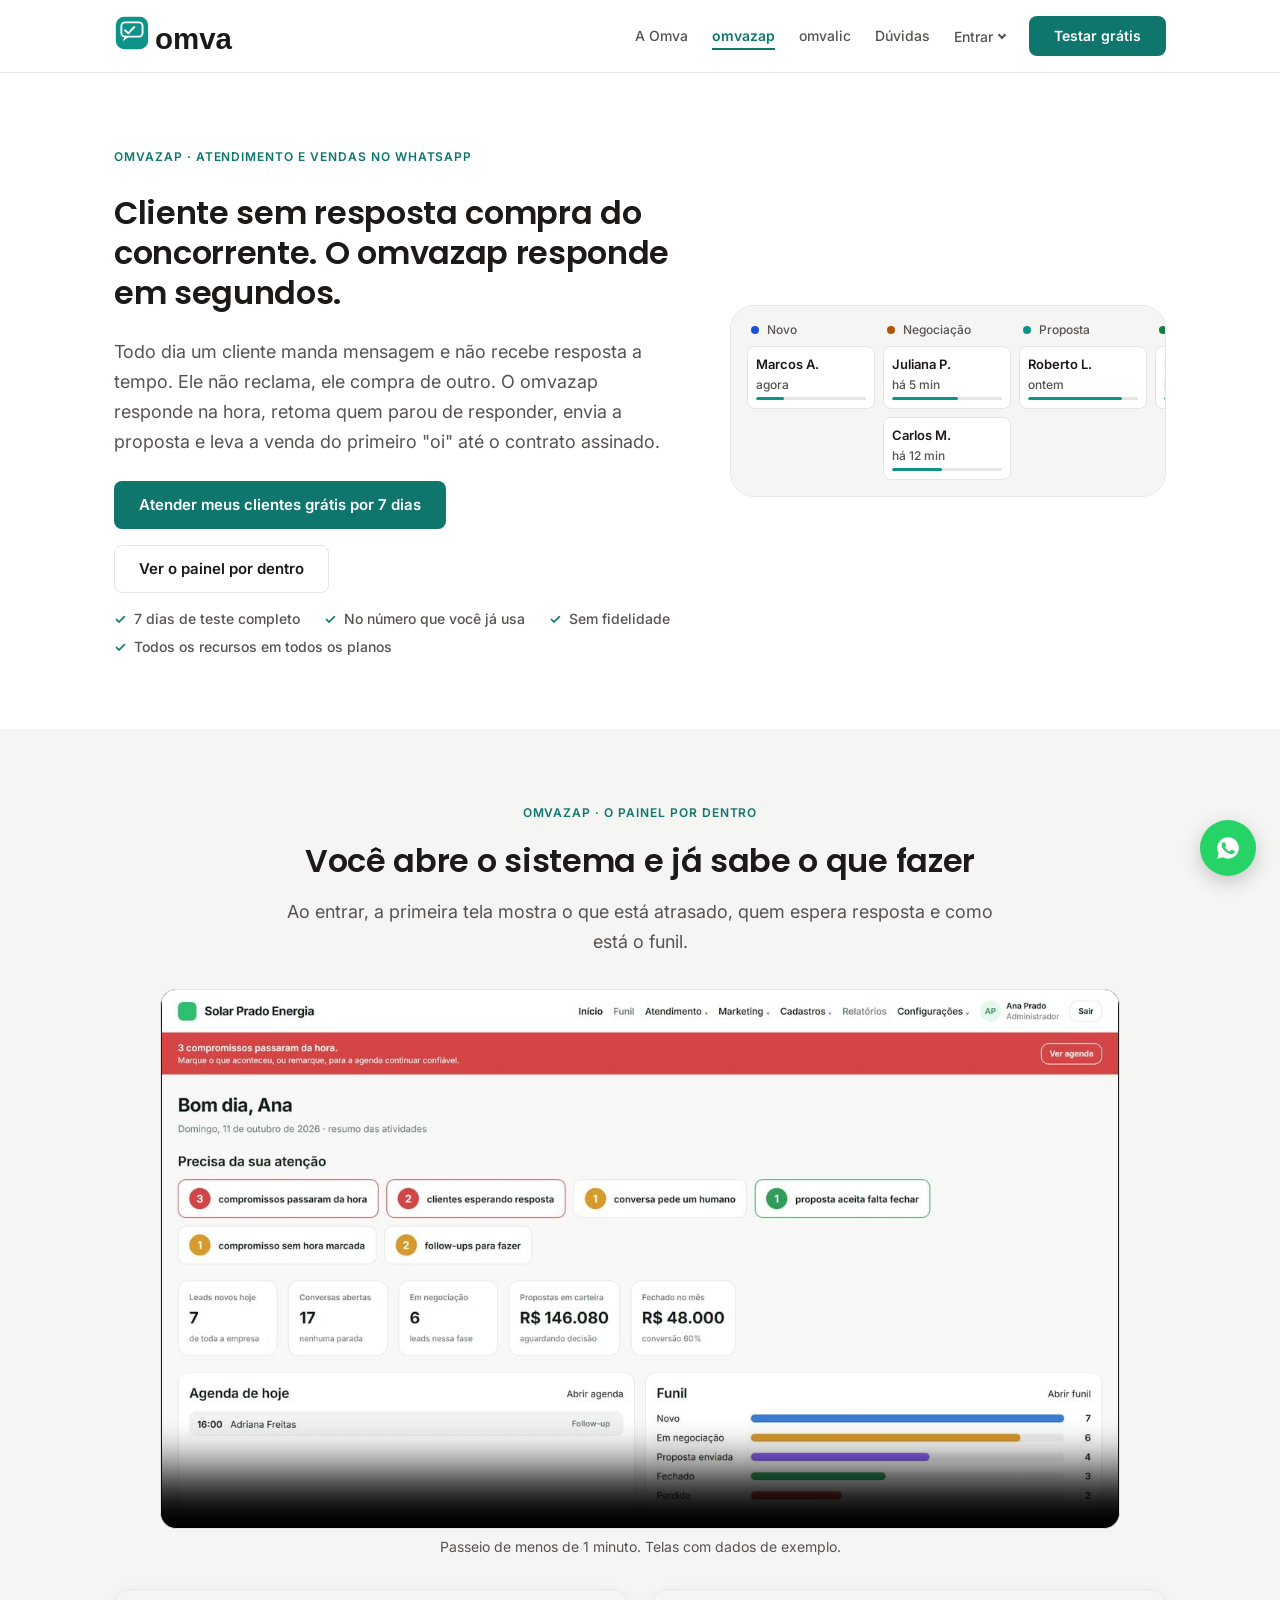
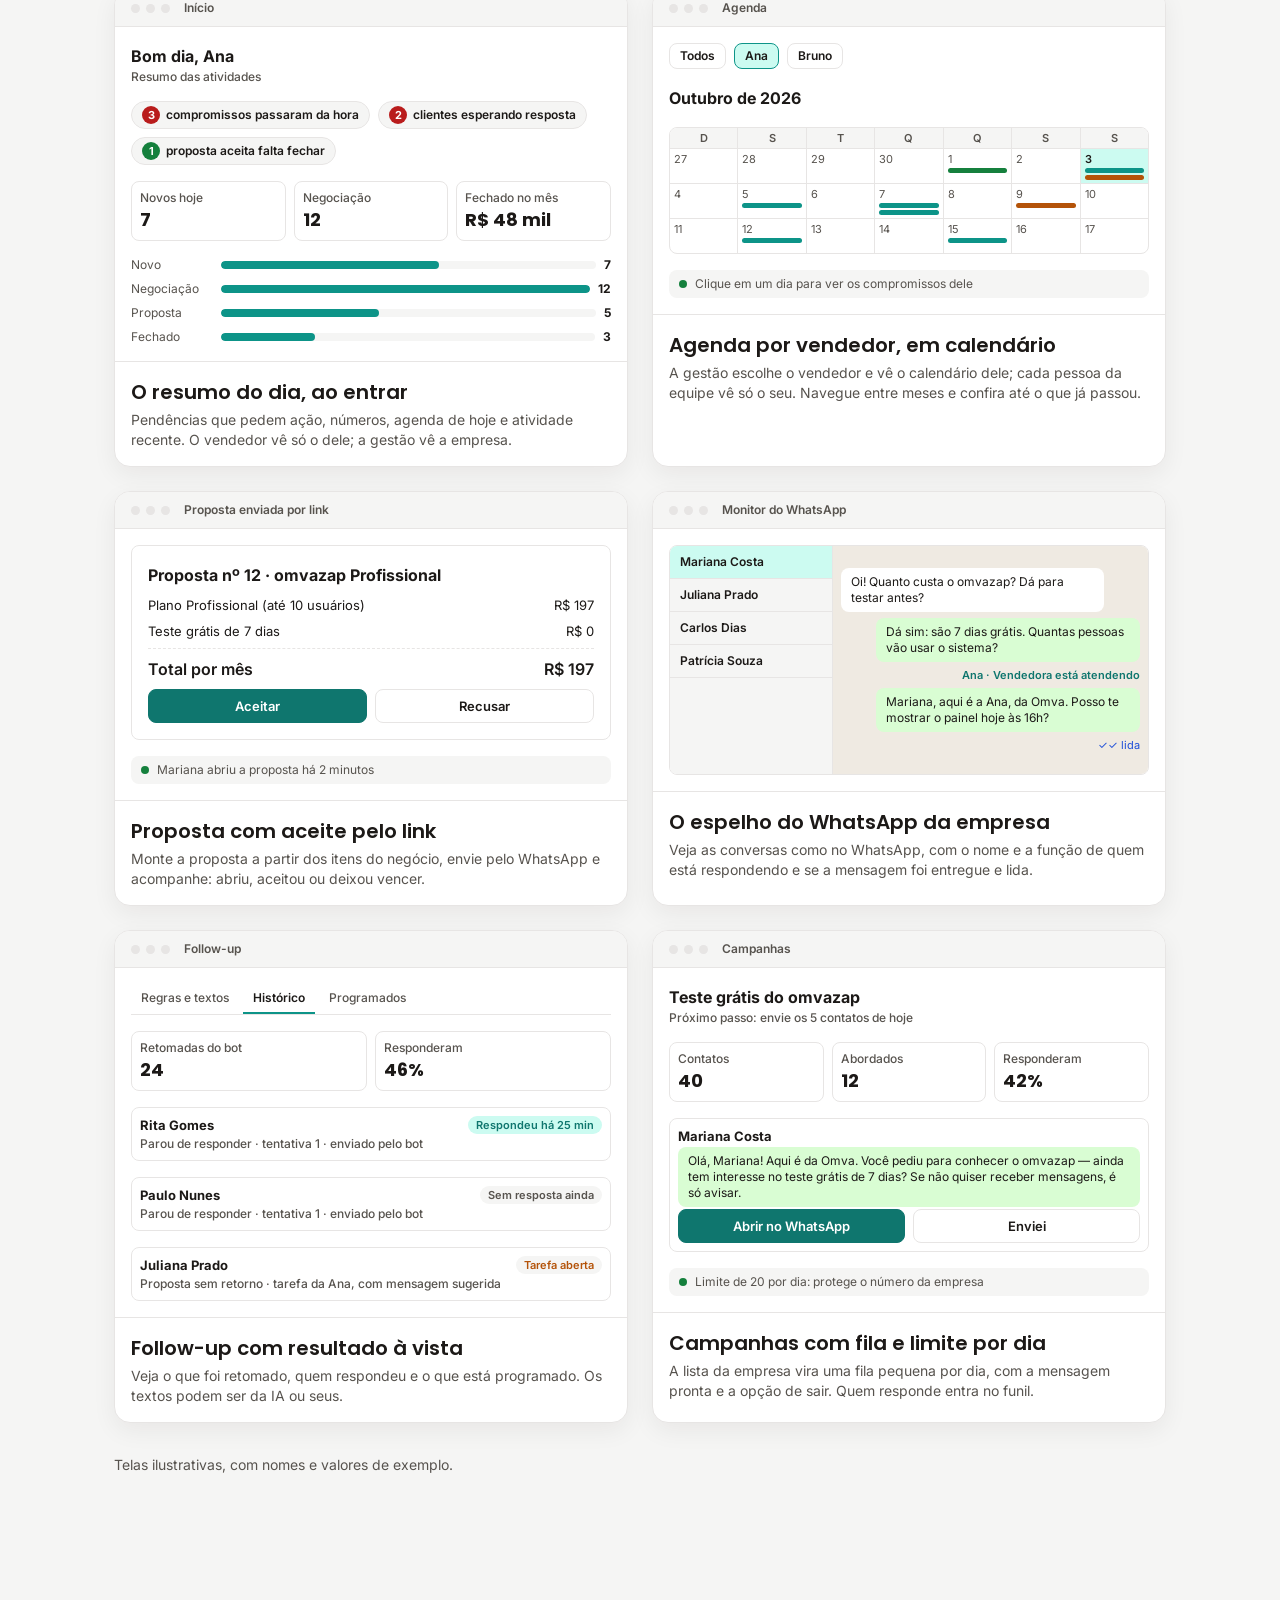
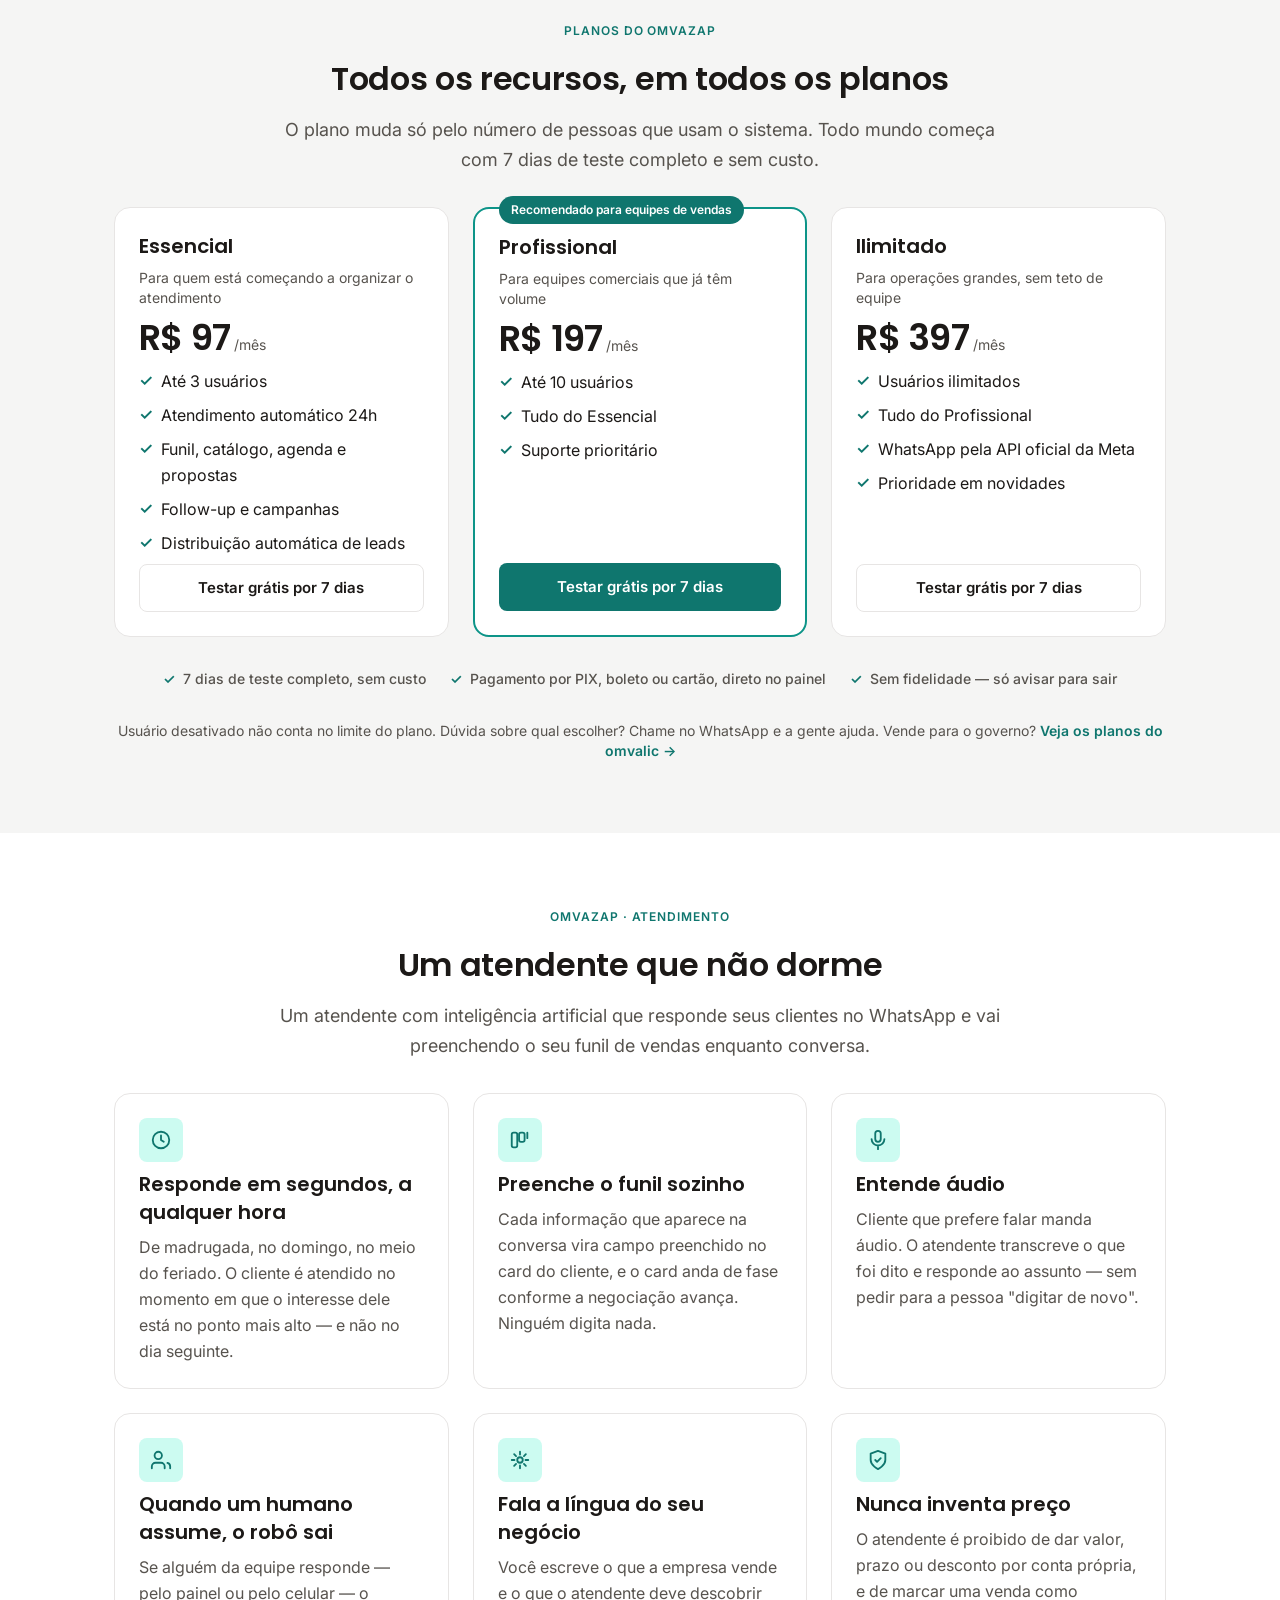
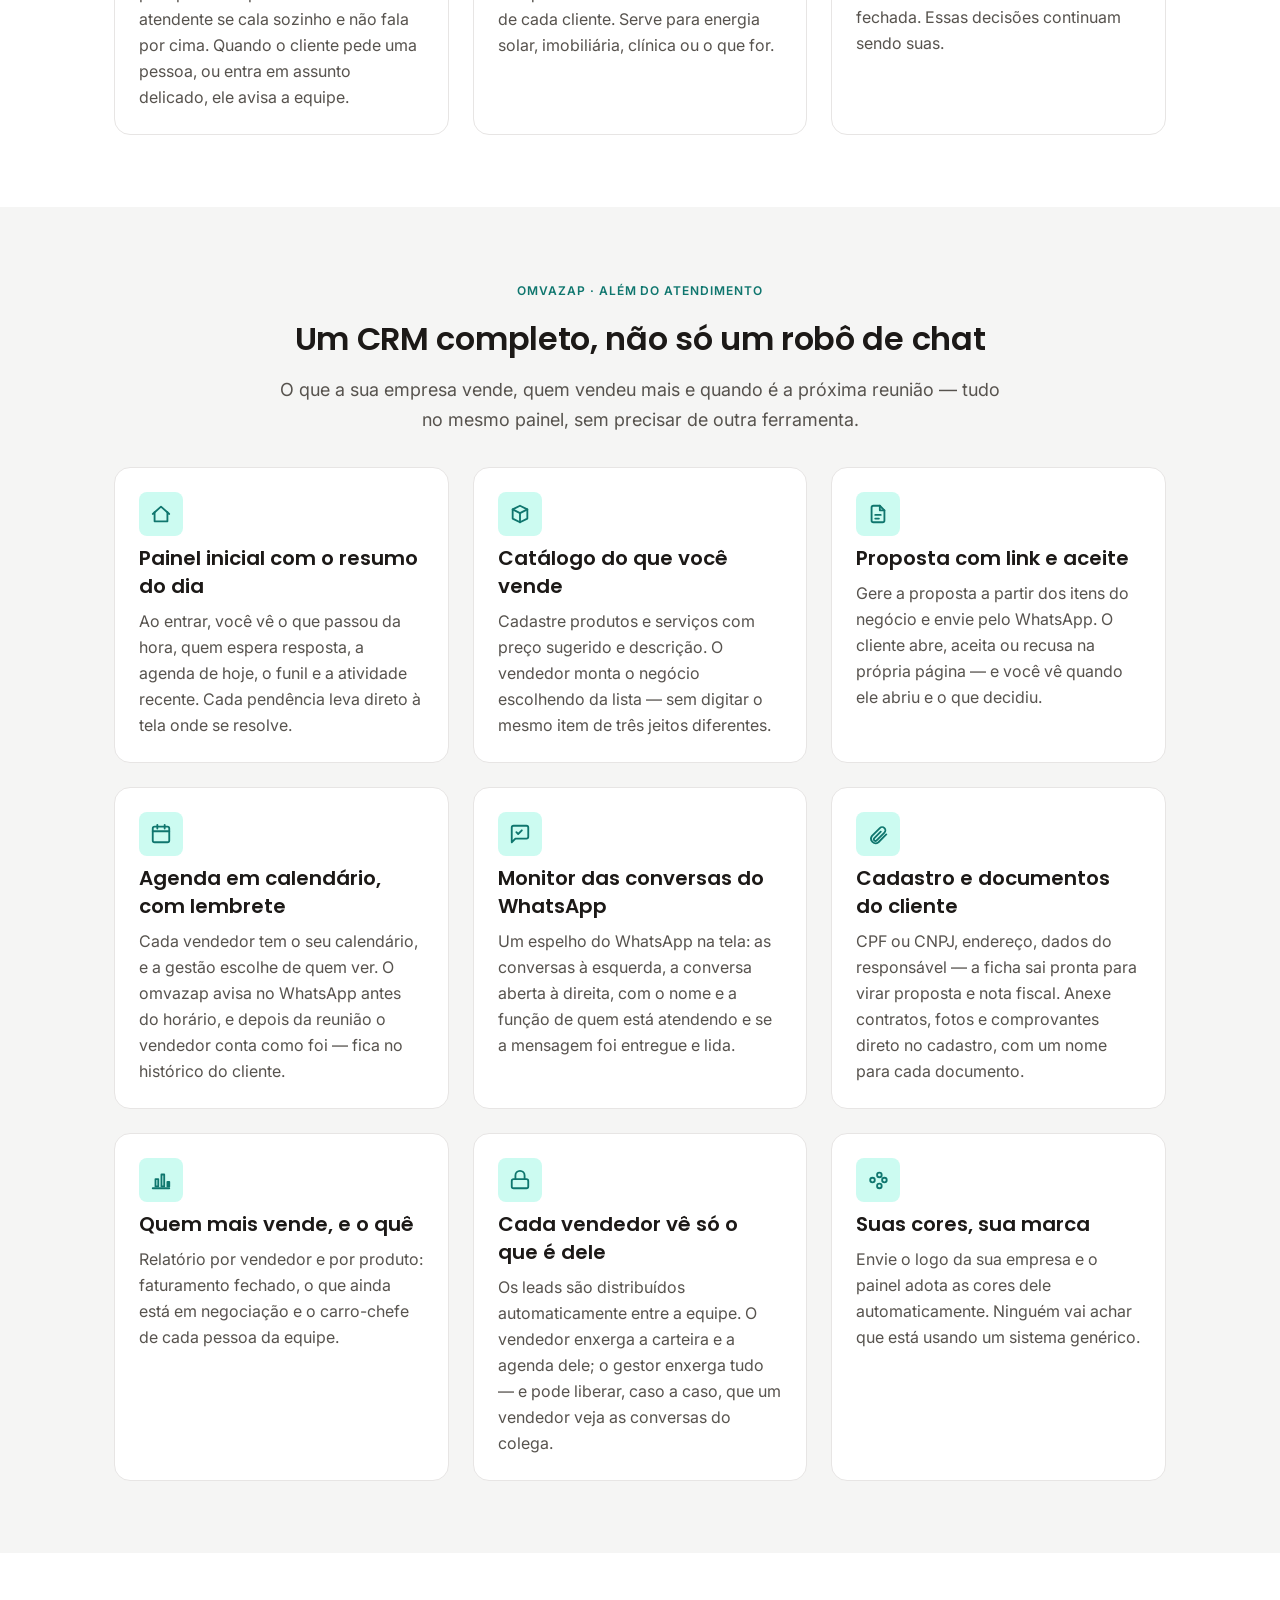
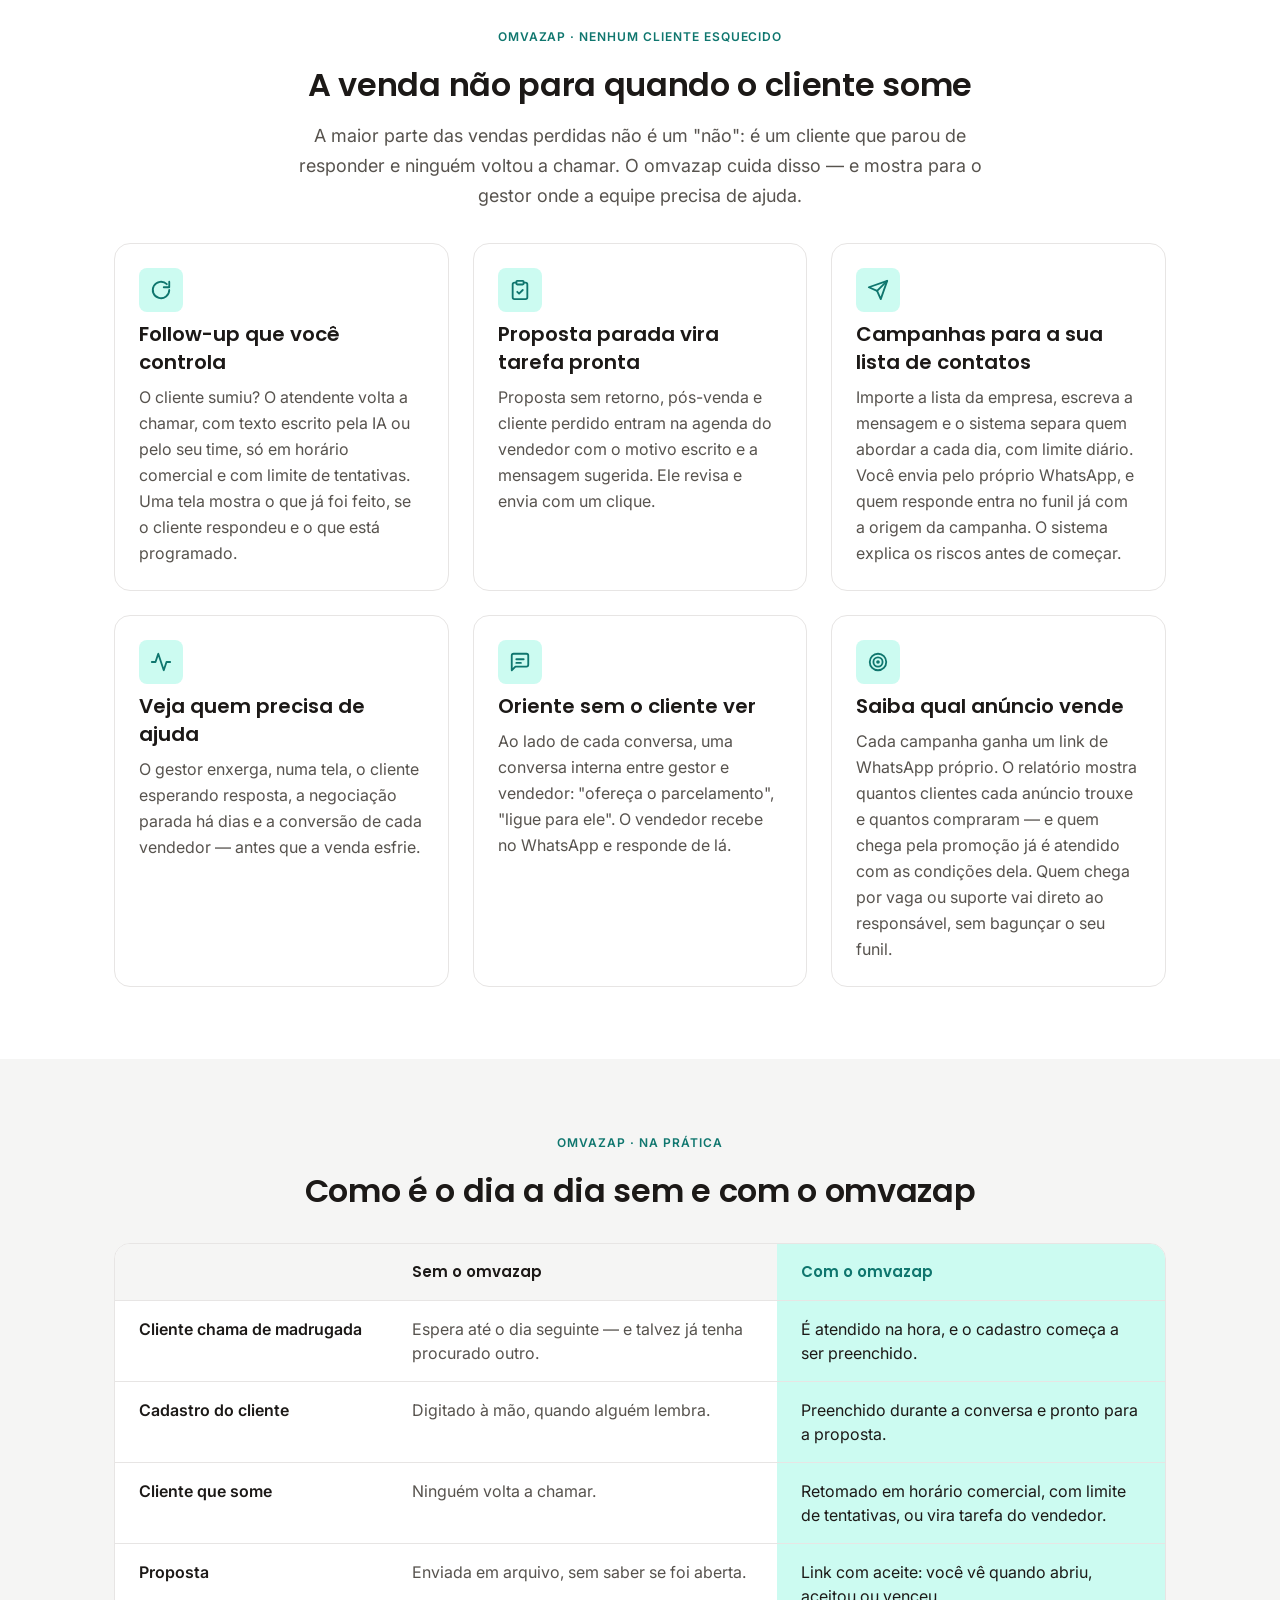
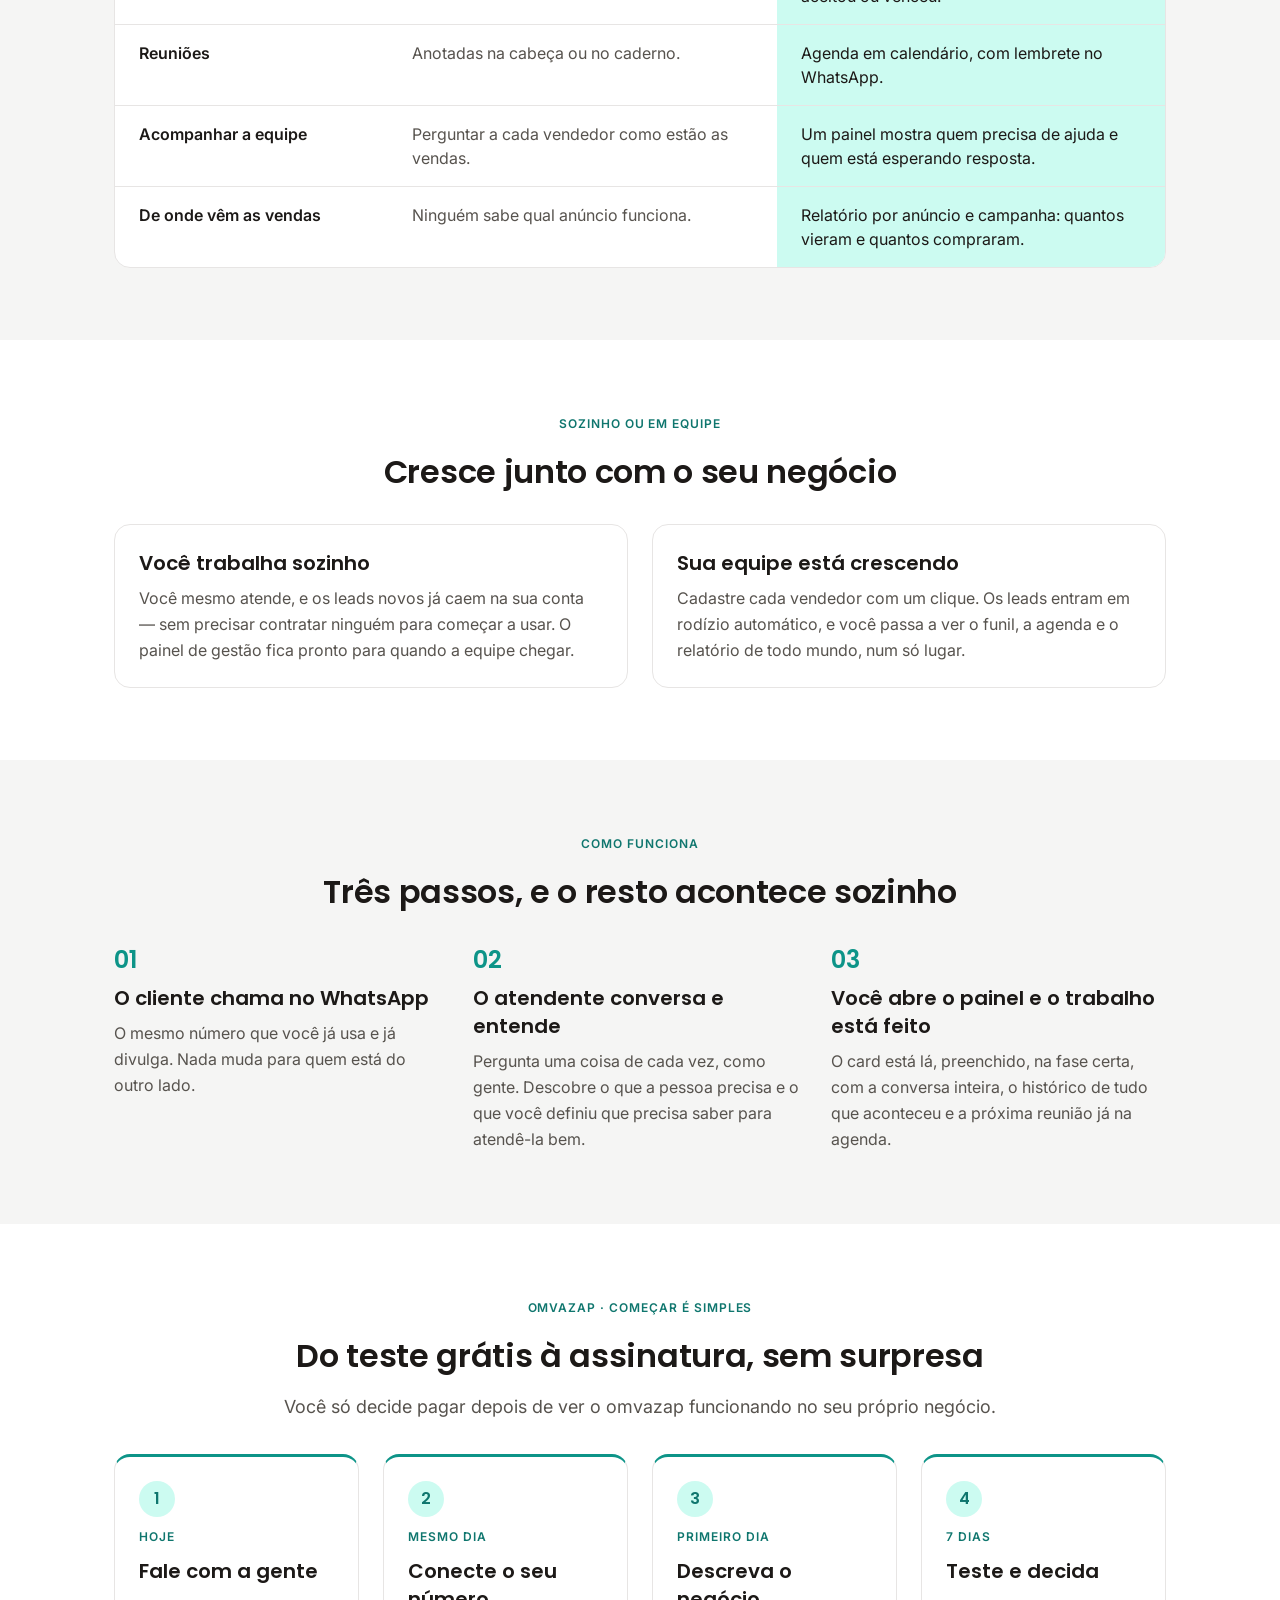
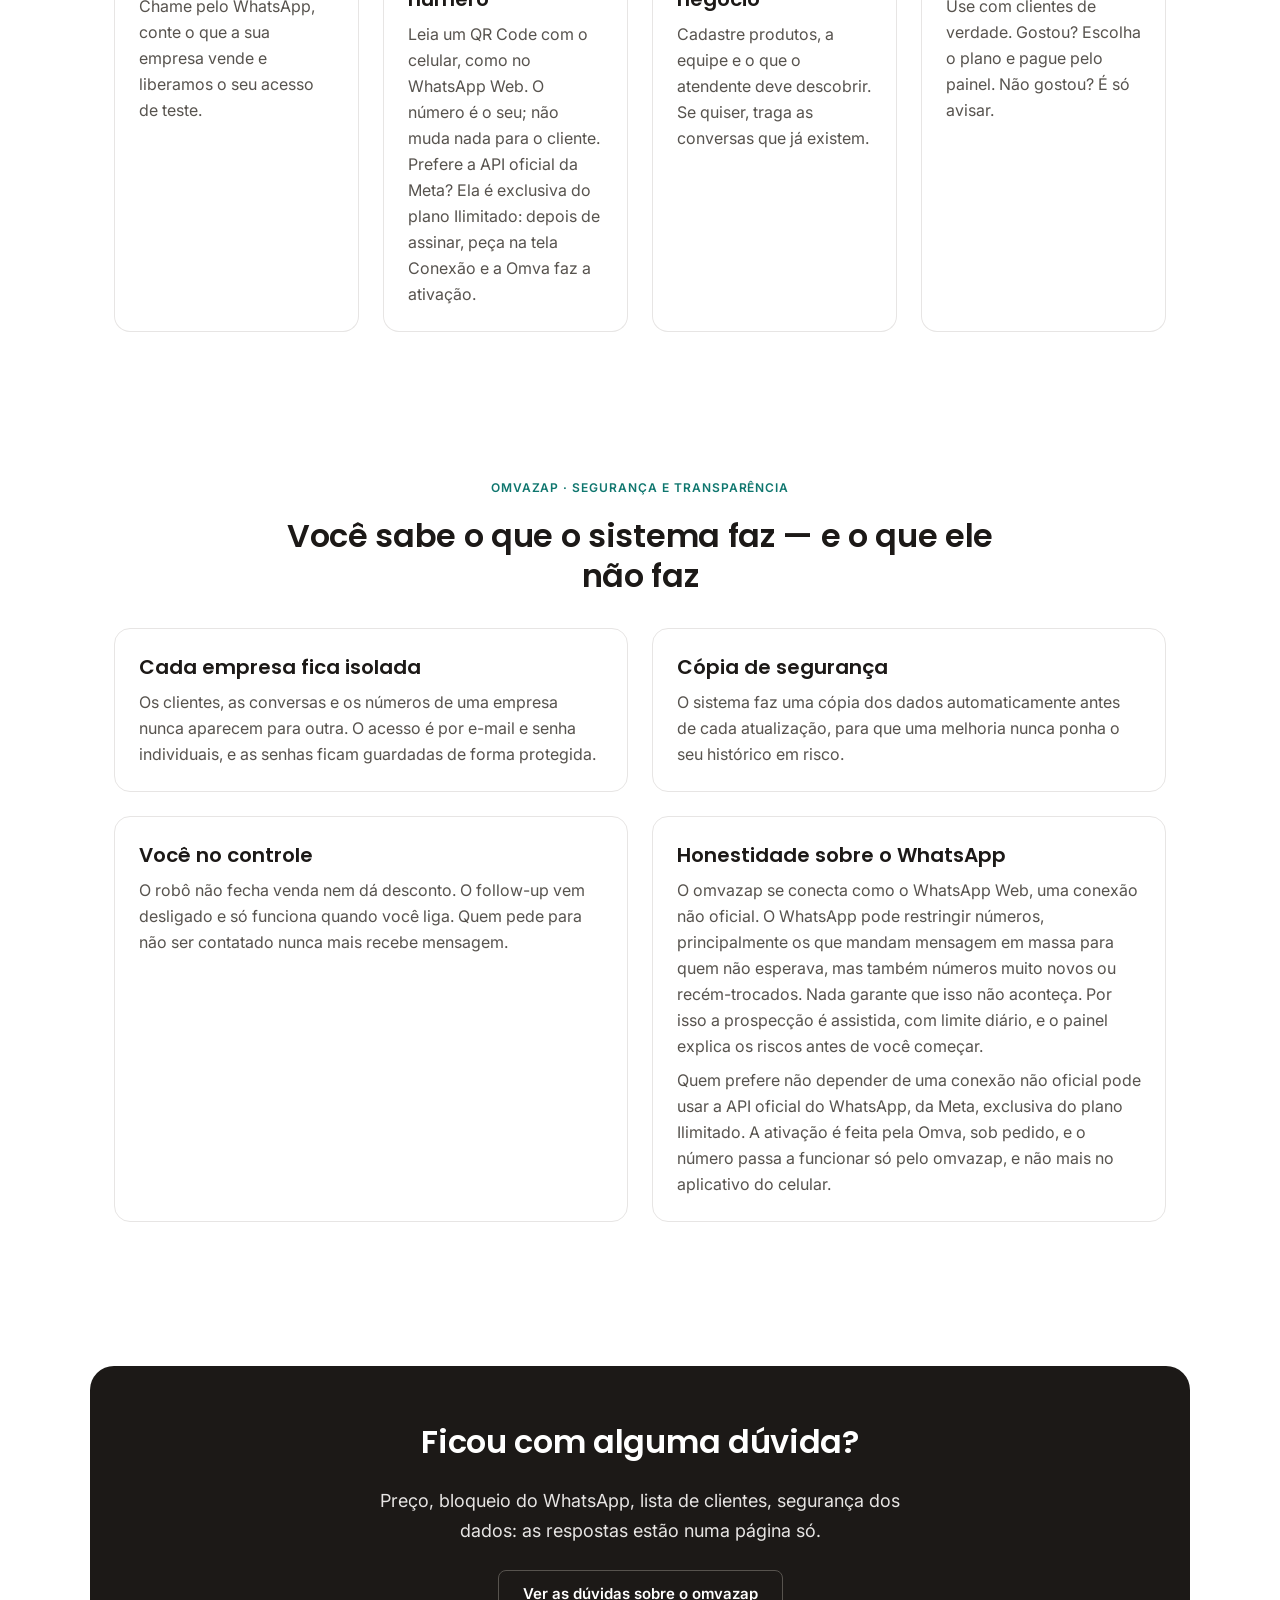
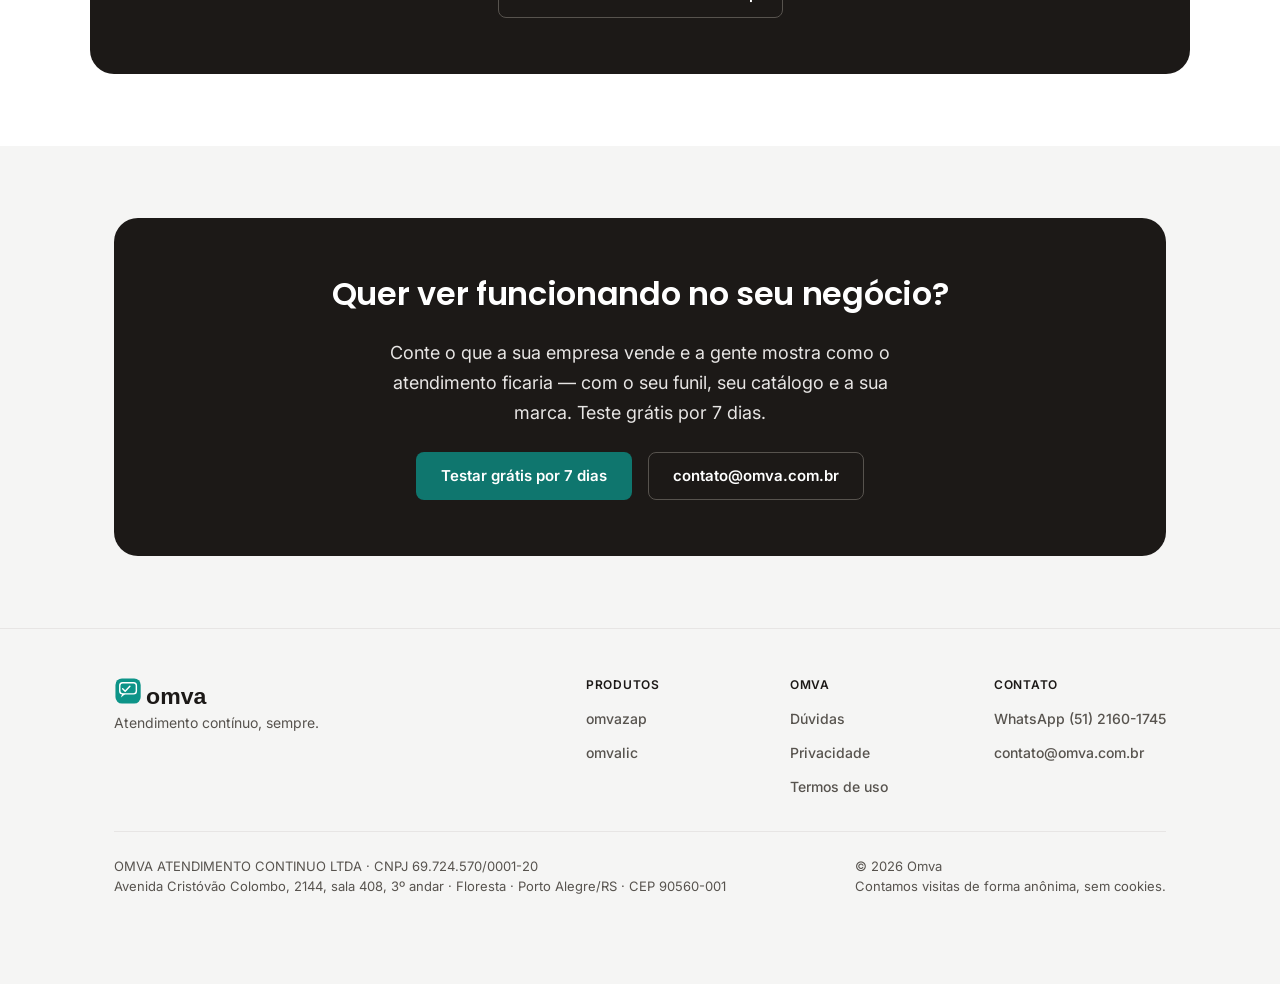
<file: omvazap/index.html>
<!DOCTYPE html>
<html lang="pt-BR">
<head>
  <meta charset="UTF-8">
  <meta name="viewport" content="width=device-width, initial-scale=1">
  <title>omvazap — atendimento e vendas no WhatsApp com IA — Omva</title>
  <meta name="description" content="O omvazap responde seus clientes no WhatsApp com inteligência artificial, retoma quem sumiu, envia propostas com aceite e organiza a venda inteira. Teste grátis por 7 dias.">

  <meta property="og:type" content="website">
  <meta property="og:locale" content="pt_BR">
  <meta property="og:site_name" content="Omva">
  <meta property="og:url" content="https://omva.com.br/omvazap/">
  <meta property="og:title" content="omvazap — atendimento e vendas no WhatsApp">
  <meta property="og:description" content="Atendimento no WhatsApp com IA, funil, agenda e propostas. Teste grátis por 7 dias.">
  <meta property="og:image" content="https://omva.com.br/assets/img/og-omva.png">
  <meta property="og:image:width" content="1200">
  <meta property="og:image:height" content="630">
  <meta name="twitter:image" content="https://omva.com.br/assets/img/og-omva.png">
  <meta name="twitter:card" content="summary">

  <link rel="canonical" href="https://omva.com.br/omvazap/">
  <link rel="icon" href="../favicon.svg" type="image/svg+xml">
  <link rel="preconnect" href="https://fonts.googleapis.com">
  <link rel="preconnect" href="https://fonts.gstatic.com" crossorigin>
  <link href="https://fonts.googleapis.com/css2?family=Inter:wght@400;500;600&family=Poppins:wght@600&display=swap" rel="stylesheet">
  <link rel="stylesheet" href="../assets/css/omva.css?v=20261023a">
  <script>document.documentElement.classList.add('js')</script>

  <script type="application/ld+json">
{
  "@context": "https://schema.org",
  "@type": "SoftwareApplication",
  "name": "omvazap",
  "applicationCategory": "BusinessApplication",
  "operatingSystem": "Navegador web",
  "description": "Atendimento por WhatsApp com inteligência artificial integrado a um CRM: funil, agenda, propostas, follow-up e relatórios.",
  "url": "https://omva.com.br/omvazap/",
  "publisher": {
    "@type": "Organization",
    "name": "Omva",
    "url": "https://omva.com.br/"
  },
  "offers": [
    {
      "@type": "Offer",
      "name": "Essencial (até 3 usuários), por mês",
      "price": "97",
      "priceCurrency": "BRL",
      "url": "https://omva.com.br/omvazap/#planos"
    },
    {
      "@type": "Offer",
      "name": "Profissional (até 10 usuários), por mês",
      "price": "197",
      "priceCurrency": "BRL",
      "url": "https://omva.com.br/omvazap/#planos"
    },
    {
      "@type": "Offer",
      "name": "Ilimitado, por mês",
      "price": "397",
      "priceCurrency": "BRL",
      "url": "https://omva.com.br/omvazap/#planos"
    }
  ]
}
  </script>
</head>
<body>
  <!-- ====================== Cabeçalho ====================== -->
  <header class="topo">
    <div class="envoltorio linha centro entre topo__interno gap-3">
      <a href="/" aria-label="Omva, página inicial">
        <img class="topo__logo" src="../assets/img/omva-logotipo.svg" alt="Omva">
      </a>

      <nav class="linha topo__nav" aria-label="Principal">
        <div class="linha topo__abas">
          <a class="topo__link" href="/">A Omva</a>
          <a class="topo__link" aria-current="page" href="/omvazap/">omvazap</a>
          <a class="topo__link" href="/omvalic/">omvalic</a>
          <a class="topo__link" href="/duvidas/">Dúvidas</a>
        </div>
        <details class="menu menu--entrar" data-menu>
          <summary class="topo__link menu__titulo">Entrar</summary>
          <div class="menu__painel menu__painel--direita pilha">
            <p class="menu__rotulo">Já é cliente? Escolha o sistema</p>
            <a class="menu__item pilha" href="https://omvazap.omva.com.br">
              <strong>omvazap</strong>
              <span class="legenda">Atendimento e vendas no WhatsApp</span>
            </a>
            <a class="menu__item pilha" href="https://omvalic.omva.com.br">
              <strong>omvalic</strong>
              <span class="legenda">Licitações e análise de editais</span>
            </a>
          </div>
        </details>
        <a class="botao botao--principal botao--compacto" href="https://omvazap.omva.com.br/cadastro/">Testar grátis</a>
      </nav>
    </div>
  </header>

  <main>

    <!-- ====================== Produto: omvazap ====================== -->
    <section class="secao" id="omvazap">
      <div class="envoltorio linha hero__conteudo quebra empilha">

        <div class="pilha gap-4 hero__texto">
          <p class="olho">omvazap · atendimento e vendas no WhatsApp</p>
          <h1 class="titulo-secao">Cliente sem resposta compra do concorrente. O omvazap responde em segundos.</h1>
          <p class="texto-grande suave">
            Todo dia um cliente manda mensagem e não recebe resposta a tempo. Ele não reclama, ele compra
            de outro. O omvazap responde na hora, retoma quem parou de responder, envia a proposta e
            leva a venda do primeiro "oi" até o contrato assinado.
          </p>
          <div class="pilha gap-3">
            <div class="linha gap-3 quebra">
              <a class="botao botao--principal" href="https://omvazap.omva.com.br/cadastro/">Atender meus clientes grátis por 7 dias</a>
              <a class="botao botao--secundario" href="#painel">Ver o painel por dentro</a>
            </div>
            <ul class="linha quebra confianca" aria-label="Garantias">
              <li class="confianca__item">7 dias de teste completo</li>
              <li class="confianca__item">No número que você já usa</li>
              <li class="confianca__item">Sem fidelidade</li>
              <li class="confianca__item">Todos os recursos em todos os planos</li>
            </ul>
          </div>
        </div>

        <!-- Representação do funil real do produto, com as fases que existem de verdade -->
        <div class="quadro linha" role="img" aria-label="Funil de vendas do omvazap com as fases Novo, Em negociação, Proposta enviada e Fechado">
          <div class="coluna pilha">
            <div class="linha coluna__titulo">
              <span class="ponto ponto--novo"></span>
              <span class="legenda">Novo</span>
            </div>
            <div class="cartao pilha">
              <span class="cartao__nome">Marcos A.</span>
              <span class="legenda">agora</span>
              <div class="barra"><div class="barra__cheio" style="width:25%"></div></div>
            </div>
          </div>

          <div class="coluna pilha">
            <div class="linha coluna__titulo">
              <span class="ponto ponto--negociacao"></span>
              <span class="legenda">Negociação</span>
            </div>
            <div class="cartao pilha">
              <span class="cartao__nome">Juliana P.</span>
              <span class="legenda">há 5 min</span>
              <div class="barra"><div class="barra__cheio" style="width:60%"></div></div>
            </div>
            <div class="cartao pilha">
              <span class="cartao__nome">Carlos M.</span>
              <span class="legenda">há 12 min</span>
              <div class="barra"><div class="barra__cheio" style="width:45%"></div></div>
            </div>
          </div>

          <div class="coluna pilha">
            <div class="linha coluna__titulo">
              <span class="ponto ponto--proposta"></span>
              <span class="legenda">Proposta</span>
            </div>
            <div class="cartao pilha">
              <span class="cartao__nome">Roberto L.</span>
              <span class="legenda">ontem</span>
              <div class="barra"><div class="barra__cheio" style="width:85%"></div></div>
            </div>
          </div>

          <div class="coluna pilha">
            <div class="linha coluna__titulo">
              <span class="ponto ponto--fechado"></span>
              <span class="legenda">Fechado</span>
            </div>
            <div class="cartao pilha">
              <span class="cartao__nome">Patrícia S.</span>
              <span class="legenda">há 2 dias</span>
              <div class="barra"><div class="barra__cheio" style="width:100%"></div></div>
            </div>
          </div>
        </div>

      </div>
    </section>

    <!-- ====================== O painel por dentro (carrossel) ====================== -->
    <section class="secao secao--alt" id="painel">
      <div class="envoltorio pilha gap-5">

        <div class="pilha gap-3 cabecalho-secao">
          <p class="olho">omvazap · o painel por dentro</p>
          <h2 class="titulo-secao">Você abre o sistema e já sabe o que fazer</h2>
          <p class="texto-grande suave">
            Ao entrar, a primeira tela mostra o que está atrasado, quem espera resposta e como está o
            funil.
          </p>
        </div>

        <figure class="video-demo pilha gap-2">
          <video controls preload="none" playsinline poster="../assets/video/omvazap-poster.jpg" aria-label="Passeio em vídeo pelo omvazap: início, funil, conversas, proposta, agenda, follow-up e campanhas">
            <source src="../assets/video/omvazap.webm" type="video/webm">
            Seu navegador não reproduz este vídeo.
          </video>
          <figcaption class="texto-apoio">Passeio de menos de 1 minuto. Telas com dados de exemplo.</figcaption>
        </figure>

        <div class="carrossel carrossel--grade pilha">
          <div class="carrossel__faixa linha">

          <figure class="tela carrossel__slide pilha">
            <div class="tela__barra linha" aria-hidden="true">
              <span class="tela__ponto"></span><span class="tela__ponto"></span><span class="tela__ponto"></span>
              <span class="tela__titulo">Início</span>
            </div>
            <div class="tela__corpo pilha" role="img" aria-label="Painel inicial com pendências, números do dia e funil por fase">
              <div class="pilha">
                <strong class="texto">Bom dia, Ana</strong>
                <span class="legenda">Resumo das atividades</span>
              </div>
              <div class="mini-fichas linha">
                <span class="mini-ficha mini-ficha--perigo"><b>3</b> compromissos passaram da hora</span>
                <span class="mini-ficha mini-ficha--perigo"><b>2</b> clientes esperando resposta</span>
                <span class="mini-ficha mini-ficha--ok"><b>1</b> proposta aceita falta fechar</span>
              </div>
              <div class="mini-numeros linha">
                <div class="mini-numero pilha"><span class="legenda">Novos hoje</span><strong>7</strong></div>
                <div class="mini-numero pilha"><span class="legenda">Negociação</span><strong>12</strong></div>
                <div class="mini-numero pilha"><span class="legenda">Fechado no mês</span><strong>R$ 48 mil</strong></div>
              </div>
              <div class="pilha gap-2">
                <div class="mini-linha linha"><span>Novo</span><div class="mini-trilho"><i style="width:58%"></i></div><strong>7</strong></div>
                <div class="mini-linha linha"><span>Negociação</span><div class="mini-trilho"><i style="width:100%"></i></div><strong>12</strong></div>
                <div class="mini-linha linha"><span>Proposta</span><div class="mini-trilho"><i style="width:42%"></i></div><strong>5</strong></div>
                <div class="mini-linha linha"><span>Fechado</span><div class="mini-trilho"><i style="width:25%"></i></div><strong>3</strong></div>
              </div>
            </div>
            <figcaption class="tela__legenda pilha">
              <h3 class="titulo-card">O resumo do dia, ao entrar</h3>
              <p class="texto-apoio">Pendências que pedem ação, números, agenda de hoje e atividade recente. O vendedor vê só o dele; a gestão vê a empresa.</p>
            </figcaption>
          </figure>

          <figure class="tela carrossel__slide pilha">
            <div class="tela__barra linha" aria-hidden="true">
              <span class="tela__ponto"></span><span class="tela__ponto"></span><span class="tela__ponto"></span>
              <span class="tela__titulo">Agenda</span>
            </div>
            <div class="tela__corpo pilha" role="img" aria-label="Agenda em calendário, com a lista de vendedores ao lado">
              <div class="mini-pessoas linha">
                <span class="mini-pessoa">Todos</span>
                <span class="mini-pessoa mini-pessoa--marcada">Ana</span>
                <span class="mini-pessoa">Bruno</span>
              </div>
              <strong class="texto">Outubro de 2026</strong>
              <div class="mini-calendario pilha">
                <div class="mini-semana linha">
                  <span class="mini-dia mini-dia--cab">D</span><span class="mini-dia mini-dia--cab">S</span><span class="mini-dia mini-dia--cab">T</span><span class="mini-dia mini-dia--cab">Q</span><span class="mini-dia mini-dia--cab">Q</span><span class="mini-dia mini-dia--cab">S</span><span class="mini-dia mini-dia--cab">S</span>
                </div>
                <div class="mini-semana linha">
                  <span class="mini-dia pilha">27</span><span class="mini-dia pilha">28</span><span class="mini-dia pilha">29</span><span class="mini-dia pilha">30</span>
                  <span class="mini-dia pilha">1<i class="mini-evento mini-evento--ok"></i></span><span class="mini-dia pilha">2</span>
                  <span class="mini-dia mini-dia--hoje pilha">3<i class="mini-evento"></i><i class="mini-evento mini-evento--alerta"></i></span>
                </div>
                <div class="mini-semana linha">
                  <span class="mini-dia pilha">4</span><span class="mini-dia pilha">5<i class="mini-evento"></i></span><span class="mini-dia pilha">6</span>
                  <span class="mini-dia pilha">7<i class="mini-evento"></i><i class="mini-evento"></i></span><span class="mini-dia pilha">8</span>
                  <span class="mini-dia pilha">9<i class="mini-evento mini-evento--alerta"></i></span><span class="mini-dia pilha">10</span>
                </div>
                <div class="mini-semana linha">
                  <span class="mini-dia pilha">11</span><span class="mini-dia pilha">12<i class="mini-evento"></i></span><span class="mini-dia pilha">13</span>
                  <span class="mini-dia pilha">14</span><span class="mini-dia pilha">15<i class="mini-evento"></i></span><span class="mini-dia pilha">16</span><span class="mini-dia pilha">17</span>
                </div>
              </div>
              <span class="mini-aviso linha">Clique em um dia para ver os compromissos dele</span>
            </div>
            <figcaption class="tela__legenda pilha">
              <h3 class="titulo-card">Agenda por vendedor, em calendário</h3>
              <p class="texto-apoio">A gestão escolhe o vendedor e vê o calendário dele; cada pessoa da equipe vê só o seu. Navegue entre meses e confira até o que já passou.</p>
            </figcaption>
          </figure>

          <figure class="tela carrossel__slide pilha">
            <div class="tela__barra linha" aria-hidden="true">
              <span class="tela__ponto"></span><span class="tela__ponto"></span><span class="tela__ponto"></span>
              <span class="tela__titulo">Proposta enviada por link</span>
            </div>
            <div class="tela__corpo pilha" role="img" aria-label="Proposta do plano Profissional com itens, total e botões Aceitar e Recusar">
              <div class="mini-proposta pilha">
                <strong class="texto">Proposta nº 12 · omvazap Profissional</strong>
                <div class="mini-proposta__linha linha"><span>Plano Profissional (até 10 usuários)</span><span>R$ 197</span></div>
                <div class="mini-proposta__linha linha"><span>Teste grátis de 7 dias</span><span>R$ 0</span></div>
                <div class="mini-proposta__total linha"><span>Total por mês</span><span>R$ 197</span></div>
                <div class="mini-botoes linha">
                  <span class="mini-botao mini-botao--principal">Aceitar</span>
                  <span class="mini-botao">Recusar</span>
                </div>
              </div>
              <span class="mini-aviso linha">Mariana abriu a proposta há 2 minutos</span>
            </div>
            <figcaption class="tela__legenda pilha">
              <h3 class="titulo-card">Proposta com aceite pelo link</h3>
              <p class="texto-apoio">Monte a proposta a partir dos itens do negócio, envie pelo WhatsApp e acompanhe: abriu, aceitou ou deixou vencer.</p>
            </figcaption>
          </figure>

          <!-- Monitor -->
          <figure class="tela carrossel__slide pilha">
            <div class="tela__barra linha" aria-hidden="true">
              <span class="tela__ponto"></span><span class="tela__ponto"></span><span class="tela__ponto"></span>
              <span class="tela__titulo">Monitor do WhatsApp</span>
            </div>
            <div class="tela__corpo pilha" role="img" aria-label="Espelho do WhatsApp: conversas à esquerda e a conversa aberta à direita, com o nome de quem atende">
              <div class="mini-zap linha">
                <div class="mini-zap__lista pilha">
                  <span class="mini-zap__contato mini-zap__contato--ativo">Mariana Costa</span>
                  <span class="mini-zap__contato">Juliana Prado</span>
                  <span class="mini-zap__contato">Carlos Dias</span>
                  <span class="mini-zap__contato">Patrícia Souza</span>
                </div>
                <div class="mini-zap__conversa pilha">
                  <span class="mini-balao mini-balao--entrada">Oi! Quanto custa o omvazap? Dá para testar antes?</span>
                  <span class="mini-balao mini-balao--saida">Dá sim: são 7 dias grátis. Quantas pessoas vão usar o sistema?</span>
                  <span class="mini-zap__autor">Ana · Vendedora está atendendo</span>
                  <span class="mini-balao mini-balao--saida">Mariana, aqui é a Ana, da Omva. Posso te mostrar o painel hoje às 16h?</span>
                  <span class="mini-zap__ticks">✓✓ lida</span>
                </div>
              </div>
            </div>
            <figcaption class="tela__legenda pilha">
              <h3 class="titulo-card">O espelho do WhatsApp da empresa</h3>
              <p class="texto-apoio">Veja as conversas como no WhatsApp, com o nome e a função de quem está respondendo e se a mensagem foi entregue e lida.</p>
            </figcaption>
          </figure>

          <!-- Follow-up -->
          <figure class="tela carrossel__slide pilha">
            <div class="tela__barra linha" aria-hidden="true">
              <span class="tela__ponto"></span><span class="tela__ponto"></span><span class="tela__ponto"></span>
              <span class="tela__titulo">Follow-up</span>
            </div>
            <div class="tela__corpo pilha" role="img" aria-label="Histórico de follow-up com o resultado de cada retomada">
              <div class="mini-abas linha">
                <span class="mini-aba">Regras e textos</span>
                <span class="mini-aba mini-aba--ativa">Histórico</span>
                <span class="mini-aba">Programados</span>
              </div>
              <div class="mini-numeros linha">
                <div class="mini-numero pilha"><span class="legenda">Retomadas do bot</span><strong>24</strong></div>
                <div class="mini-numero pilha"><span class="legenda">Responderam</span><strong>46%</strong></div>
              </div>
              <div class="mini-item pilha">
                <div class="linha entre gap-2"><strong>Rita Gomes</strong><span class="mini-selo mini-selo--ok">Respondeu há 25 min</span></div>
                <span class="legenda">Parou de responder · tentativa 1 · enviado pelo bot</span>
              </div>
              <div class="mini-item pilha">
                <div class="linha entre gap-2"><strong>Paulo Nunes</strong><span class="mini-selo">Sem resposta ainda</span></div>
                <span class="legenda">Parou de responder · tentativa 1 · enviado pelo bot</span>
              </div>
              <div class="mini-item pilha">
                <div class="linha entre gap-2"><strong>Juliana Prado</strong><span class="mini-selo mini-selo--alerta">Tarefa aberta</span></div>
                <span class="legenda">Proposta sem retorno · tarefa da Ana, com mensagem sugerida</span>
              </div>
            </div>
            <figcaption class="tela__legenda pilha">
              <h3 class="titulo-card">Follow-up com resultado à vista</h3>
              <p class="texto-apoio">Veja o que foi retomado, quem respondeu e o que está programado. Os textos podem ser da IA ou seus.</p>
            </figcaption>
          </figure>

          <!-- Campanhas -->
          <figure class="tela carrossel__slide pilha">
            <div class="tela__barra linha" aria-hidden="true">
              <span class="tela__ponto"></span><span class="tela__ponto"></span><span class="tela__ponto"></span>
              <span class="tela__titulo">Campanhas</span>
            </div>
            <div class="tela__corpo pilha" role="img" aria-label="Campanha com a fila de contatos do dia e a mensagem pronta para enviar">
              <div class="pilha">
                <strong class="texto">Teste grátis do omvazap</strong>
                <span class="legenda">Próximo passo: envie os 5 contatos de hoje</span>
              </div>
              <div class="mini-numeros linha">
                <div class="mini-numero pilha"><span class="legenda">Contatos</span><strong>40</strong></div>
                <div class="mini-numero pilha"><span class="legenda">Abordados</span><strong>12</strong></div>
                <div class="mini-numero pilha"><span class="legenda">Responderam</span><strong>42%</strong></div>
              </div>
              <div class="mini-item pilha">
                <strong>Mariana Costa</strong>
                <span class="mini-balao mini-balao--saida mini-balao--cheio">Olá, Mariana! Aqui é da Omva. Você pediu para conhecer o omvazap — ainda tem interesse no teste grátis de 7 dias? Se não quiser receber mensagens, é só avisar.</span>
                <div class="mini-botoes linha">
                  <span class="mini-botao mini-botao--principal">Abrir no WhatsApp</span>
                  <span class="mini-botao">Enviei</span>
                </div>
              </div>
              <span class="mini-aviso linha">Limite de 20 por dia: protege o número da empresa</span>
            </div>
            <figcaption class="tela__legenda pilha">
              <h3 class="titulo-card">Campanhas com fila e limite por dia</h3>
              <p class="texto-apoio">A lista da empresa vira uma fila pequena por dia, com a mensagem pronta e a opção de sair. Quem responde entra no funil.</p>
            </figcaption>
          </figure>




          </div>

        </div>
        <p class="texto-apoio">Telas ilustrativas, com nomes e valores de exemplo.</p>
      </div>
    </section>

    <!-- ====================== Planos ====================== -->
    <section class="secao secao--alt" id="planos">
      <div class="envoltorio pilha gap-5">
        <div class="pilha gap-3 cabecalho-secao">
          <p class="olho">Planos do omvazap</p>
          <h2 class="titulo-secao">Todos os recursos, em todos os planos</h2>
          <p class="texto-grande suave">
            O plano muda só pelo número de pessoas que usam o sistema. Todo mundo começa com 7 dias
            de teste completo e sem custo.
          </p>
        </div>

        <div class="linha cards quebra">

          <article class="card pilha plano">
            <h3 class="titulo-card">Essencial</h3>
            <p class="texto-apoio">Para quem está começando a organizar o atendimento</p>
            <p class="preco linha"><span class="preco__valor">R$ 97</span><span class="preco__periodo">/mês</span></p>
            <ul class="pilha gap-2 plano__lista">
              <li class="linha gap-2"><span class="plano__check" aria-hidden="true">✓</span><span class="texto">Até 3 usuários</span></li>
              <li class="linha gap-2"><span class="plano__check" aria-hidden="true">✓</span><span class="texto">Atendimento automático 24h</span></li>
              <li class="linha gap-2"><span class="plano__check" aria-hidden="true">✓</span><span class="texto">Funil, catálogo, agenda e propostas</span></li>
              <li class="linha gap-2"><span class="plano__check" aria-hidden="true">✓</span><span class="texto">Follow-up e campanhas</span></li>
              <li class="linha gap-2"><span class="plano__check" aria-hidden="true">✓</span><span class="texto">Distribuição automática de leads</span></li>
            </ul>
            <a class="botao botao--secundario" href="https://omvazap.omva.com.br/cadastro/">Testar grátis por 7 dias</a>
          </article>

          <article class="card pilha plano plano--recomendado">
            <span class="plano__selo">Recomendado para equipes de vendas</span>
            <h3 class="titulo-card">Profissional</h3>
            <p class="texto-apoio">Para equipes comerciais que já têm volume</p>
            <p class="preco linha"><span class="preco__valor">R$ 197</span><span class="preco__periodo">/mês</span></p>
            <ul class="pilha gap-2 plano__lista">
              <li class="linha gap-2"><span class="plano__check" aria-hidden="true">✓</span><span class="texto">Até 10 usuários</span></li>
              <li class="linha gap-2"><span class="plano__check" aria-hidden="true">✓</span><span class="texto">Tudo do Essencial</span></li>
              <li class="linha gap-2"><span class="plano__check" aria-hidden="true">✓</span><span class="texto">Suporte prioritário</span></li>
            </ul>
            <a class="botao botao--principal" href="https://omvazap.omva.com.br/cadastro/">Testar grátis por 7 dias</a>
          </article>

          <article class="card pilha plano">
            <h3 class="titulo-card">Ilimitado</h3>
            <p class="texto-apoio">Para operações grandes, sem teto de equipe</p>
            <p class="preco linha"><span class="preco__valor">R$ 397</span><span class="preco__periodo">/mês</span></p>
            <ul class="pilha gap-2 plano__lista">
              <li class="linha gap-2"><span class="plano__check" aria-hidden="true">✓</span><span class="texto">Usuários ilimitados</span></li>
              <li class="linha gap-2"><span class="plano__check" aria-hidden="true">✓</span><span class="texto">Tudo do Profissional</span></li>
              <li class="linha gap-2"><span class="plano__check" aria-hidden="true">✓</span><span class="texto">WhatsApp pela API oficial da Meta</span></li>
              <li class="linha gap-2"><span class="plano__check" aria-hidden="true">✓</span><span class="texto">Prioridade em novidades</span></li>
            </ul>
            <a class="botao botao--secundario" href="https://omvazap.omva.com.br/cadastro/">Testar grátis por 7 dias</a>
          </article>

        </div>

        <ul class="linha quebra garantias" aria-label="Condições">
          <li class="confianca__item">7 dias de teste completo, sem custo</li>
          <li class="confianca__item">Pagamento por PIX, boleto ou cartão, direto no painel</li>
          <li class="confianca__item">Sem fidelidade — só avisar para sair</li>
        </ul>
        <p class="texto-apoio" style="text-align:center">
          Usuário desativado não conta no limite do plano. Dúvida sobre qual escolher? Chame no WhatsApp e a gente ajuda. Vende para o governo? <a class="destaque" href="/omvalic/#planos">Veja os planos do omvalic →</a>
        </p>
      </div>
    </section>

    <!-- ====================== O produto: atendimento ====================== -->
    <section class="secao" id="produto">
      <div class="envoltorio pilha gap-5">

        <div class="pilha gap-3 cabecalho-secao">
          <p class="olho">omvazap · atendimento</p>
          <h2 class="titulo-secao">Um atendente que não dorme</h2>
          <p class="texto-grande suave">
            Um atendente com inteligência artificial que responde seus clientes no WhatsApp
            e vai preenchendo o seu funil de vendas enquanto conversa.
          </p>
        </div>

        <div class="linha cards quebra">

          <article class="card pilha">
            <span class="selo-icone" aria-hidden="true">
              <svg width="22" height="22" viewBox="0 0 24 24" fill="none" stroke="currentColor" stroke-width="2" stroke-linecap="round" stroke-linejoin="round">
                <circle cx="12" cy="12" r="9"></circle><path d="M12 7v5l3 2"></path>
              </svg>
            </span>
            <h3 class="titulo-card">Responde em segundos, a qualquer hora</h3>
            <p class="texto suave">
              De madrugada, no domingo, no meio do feriado. O cliente é atendido no momento em que
              o interesse dele está no ponto mais alto — e não no dia seguinte.
            </p>
          </article>

          <article class="card pilha">
            <span class="selo-icone" aria-hidden="true">
              <svg width="22" height="22" viewBox="0 0 24 24" fill="none" stroke="currentColor" stroke-width="2" stroke-linecap="round" stroke-linejoin="round">
                <rect x="3" y="4" width="6" height="16" rx="2"></rect>
                <rect x="11" y="4" width="6" height="10" rx="2"></rect>
                <path d="M20 4v6"></path>
              </svg>
            </span>
            <h3 class="titulo-card">Preenche o funil sozinho</h3>
            <p class="texto suave">
              Cada informação que aparece na conversa vira campo preenchido no card do cliente,
              e o card anda de fase conforme a negociação avança. Ninguém digita nada.
            </p>
          </article>

          <article class="card pilha">
            <span class="selo-icone" aria-hidden="true">
              <svg width="22" height="22" viewBox="0 0 24 24" fill="none" stroke="currentColor" stroke-width="2" stroke-linecap="round" stroke-linejoin="round">
                <rect x="9" y="2" width="6" height="12" rx="3"></rect>
                <path d="M5 11a7 7 0 0 0 14 0M12 18v4"></path>
              </svg>
            </span>
            <h3 class="titulo-card">Entende áudio</h3>
            <p class="texto suave">
              Cliente que prefere falar manda áudio. O atendente transcreve o que foi dito e
              responde ao assunto — sem pedir para a pessoa "digitar de novo".
            </p>
          </article>

          <article class="card pilha">
            <span class="selo-icone" aria-hidden="true">
              <svg width="22" height="22" viewBox="0 0 24 24" fill="none" stroke="currentColor" stroke-width="2" stroke-linecap="round" stroke-linejoin="round">
                <path d="M16 21v-2a4 4 0 0 0-4-4H6a4 4 0 0 0-4 4v2"></path>
                <circle cx="9" cy="7" r="4"></circle><path d="M22 21v-2a4 4 0 0 0-3-3.87"></path>
              </svg>
            </span>
            <h3 class="titulo-card">Quando um humano assume, o robô sai</h3>
            <p class="texto suave">
              Se alguém da equipe responde — pelo painel ou pelo celular — o atendente se cala
              sozinho e não fala por cima. Quando o cliente pede uma pessoa, ou entra em assunto
              delicado, ele avisa a equipe.
            </p>
          </article>

          <article class="card pilha">
            <span class="selo-icone" aria-hidden="true">
              <svg width="22" height="22" viewBox="0 0 24 24" fill="none" stroke="currentColor" stroke-width="2" stroke-linecap="round" stroke-linejoin="round">
                <path d="M12 3v3M12 18v3M3 12h3M18 12h3M5.6 5.6l2.1 2.1M16.3 16.3l2.1 2.1M5.6 18.4l2.1-2.1M16.3 7.7l2.1-2.1"></path>
                <circle cx="12" cy="12" r="3"></circle>
              </svg>
            </span>
            <h3 class="titulo-card">Fala a língua do seu negócio</h3>
            <p class="texto suave">
              Você escreve o que a empresa vende e o que o atendente deve descobrir de cada cliente.
              Serve para energia solar, imobiliária, clínica ou o que for.
            </p>
          </article>

          <article class="card pilha">
            <span class="selo-icone" aria-hidden="true">
              <svg width="22" height="22" viewBox="0 0 24 24" fill="none" stroke="currentColor" stroke-width="2" stroke-linecap="round" stroke-linejoin="round">
                <path d="M12 22s8-4 8-10V5l-8-3-8 3v7c0 6 8 10 8 10z"></path>
                <path d="M9 12l2 2 4-4"></path>
              </svg>
            </span>
            <h3 class="titulo-card">Nunca inventa preço</h3>
            <p class="texto suave">
              O atendente é proibido de dar valor, prazo ou desconto por conta própria, e de marcar
              uma venda como fechada. Essas decisões continuam sendo suas.
            </p>
          </article>

        </div>
      </div>
    </section>

    <!-- ====================== Recursos: gestão da venda ====================== -->
    <section class="secao secao--alt" id="recursos">
      <div class="envoltorio pilha gap-5">

        <div class="pilha gap-3 cabecalho-secao">
          <p class="olho">omvazap · além do atendimento</p>
          <h2 class="titulo-secao">Um CRM completo, não só um robô de chat</h2>
          <p class="texto-grande suave">
            O que a sua empresa vende, quem vendeu mais e quando é a próxima reunião — tudo no
            mesmo painel, sem precisar de outra ferramenta.
          </p>
        </div>

        <div class="linha cards quebra">

          <article class="card pilha">
            <span class="selo-icone" aria-hidden="true">
              <svg width="22" height="22" viewBox="0 0 24 24" fill="none" stroke="currentColor" stroke-width="2" stroke-linecap="round" stroke-linejoin="round">
                <path d="M3 12 12 4l9 8"></path><path d="M5 10v10h14V10"></path>
              </svg>
            </span>
            <h3 class="titulo-card">Painel inicial com o resumo do dia</h3>
            <p class="texto suave">
              Ao entrar, você vê o que passou da hora, quem espera resposta, a agenda de hoje, o
              funil e a atividade recente. Cada pendência leva direto à tela onde se resolve.
            </p>
          </article>

          <article class="card pilha">
            <span class="selo-icone" aria-hidden="true">
              <svg width="22" height="22" viewBox="0 0 24 24" fill="none" stroke="currentColor" stroke-width="2" stroke-linecap="round" stroke-linejoin="round">
                <path d="M20 7 12 3 4 7v10l8 4 8-4V7Z"></path><path d="M4 7l8 4 8-4M12 11v10"></path>
              </svg>
            </span>
            <h3 class="titulo-card">Catálogo do que você vende</h3>
            <p class="texto suave">
              Cadastre produtos e serviços com preço sugerido e descrição. O vendedor monta o
              negócio escolhendo da lista — sem digitar o mesmo item de três jeitos diferentes.
            </p>
          </article>

          <article class="card pilha">
            <span class="selo-icone" aria-hidden="true">
              <svg width="22" height="22" viewBox="0 0 24 24" fill="none" stroke="currentColor" stroke-width="2" stroke-linecap="round" stroke-linejoin="round">
                <path d="M14 3H7a2 2 0 0 0-2 2v14a2 2 0 0 0 2 2h10a2 2 0 0 0 2-2V8z"></path>
                <path d="M14 3v5h5M9 13h6M9 17h4"></path>
              </svg>
            </span>
            <h3 class="titulo-card">Proposta com link e aceite</h3>
            <p class="texto suave">
              Gere a proposta a partir dos itens do negócio e envie pelo WhatsApp. O cliente abre,
              aceita ou recusa na própria página — e você vê quando ele abriu e o que decidiu.
            </p>
          </article>

          <article class="card pilha">
            <span class="selo-icone" aria-hidden="true">
              <svg width="22" height="22" viewBox="0 0 24 24" fill="none" stroke="currentColor" stroke-width="2" stroke-linecap="round" stroke-linejoin="round">
                <rect x="3" y="4" width="18" height="17" rx="2"></rect><path d="M3 9h18M8 2v4M16 2v4"></path>
              </svg>
            </span>
            <h3 class="titulo-card">Agenda em calendário, com lembrete</h3>
            <p class="texto suave">
              Cada vendedor tem o seu calendário, e a gestão escolhe de quem ver. O omvazap avisa no
              WhatsApp antes do horário, e depois da reunião o vendedor conta como foi — fica no
              histórico do cliente.
            </p>
          </article>

          <article class="card pilha">
            <span class="selo-icone" aria-hidden="true">
              <svg width="22" height="22" viewBox="0 0 24 24" fill="none" stroke="currentColor" stroke-width="2" stroke-linecap="round" stroke-linejoin="round">
                <path d="M21 15a2 2 0 0 1-2 2H7l-4 4V5a2 2 0 0 1 2-2h14a2 2 0 0 1 2 2z"></path>
                <path d="M8 10l2 2 4-4"></path>
              </svg>
            </span>
            <h3 class="titulo-card">Monitor das conversas do WhatsApp</h3>
            <p class="texto suave">
              Um espelho do WhatsApp na tela: as conversas à esquerda, a conversa aberta à direita,
              com o nome e a função de quem está atendendo e se a mensagem foi entregue e lida.
            </p>
          </article>

          <article class="card pilha">
            <span class="selo-icone" aria-hidden="true">
              <svg width="22" height="22" viewBox="0 0 24 24" fill="none" stroke="currentColor" stroke-width="2" stroke-linecap="round" stroke-linejoin="round">
                <path d="M21 12.5 12.5 21a5 5 0 0 1-7-7L14 5.5a3.3 3.3 0 0 1 5 5L10.5 19a1.7 1.7 0 0 1-2.5-2.5L15 9.5"></path>
              </svg>
            </span>
            <h3 class="titulo-card">Cadastro e documentos do cliente</h3>
            <p class="texto suave">
              CPF ou CNPJ, endereço, dados do responsável — a ficha sai pronta para virar proposta e
              nota fiscal. Anexe contratos, fotos e comprovantes direto no cadastro, com um nome
              para cada documento.
            </p>
          </article>

          <article class="card pilha">
            <span class="selo-icone" aria-hidden="true">
              <svg width="22" height="22" viewBox="0 0 24 24" fill="none" stroke="currentColor" stroke-width="2" stroke-linecap="round" stroke-linejoin="round">
                <path d="M3 21h18"></path><rect x="6" y="11" width="3" height="8"></rect>
                <rect x="12.5" y="6" width="3" height="13"></rect><rect x="19" y="14" width="2" height="5"></rect>
              </svg>
            </span>
            <h3 class="titulo-card">Quem mais vende, e o quê</h3>
            <p class="texto suave">
              Relatório por vendedor e por produto: faturamento fechado, o que ainda está em
              negociação e o carro-chefe de cada pessoa da equipe.
            </p>
          </article>

          <article class="card pilha">
            <span class="selo-icone" aria-hidden="true">
              <svg width="22" height="22" viewBox="0 0 24 24" fill="none" stroke="currentColor" stroke-width="2" stroke-linecap="round" stroke-linejoin="round">
                <rect x="3" y="11" width="18" height="10" rx="2"></rect>
                <path d="M7 11V7a5 5 0 0 1 10 0v4"></path>
              </svg>
            </span>
            <h3 class="titulo-card">Cada vendedor vê só o que é dele</h3>
            <p class="texto suave">
              Os leads são distribuídos automaticamente entre a equipe. O vendedor enxerga a
              carteira e a agenda dele; o gestor enxerga tudo — e pode liberar, caso a caso, que um
              vendedor veja as conversas do colega.
            </p>
          </article>

          <article class="card pilha">
            <span class="selo-icone" aria-hidden="true">
              <svg width="22" height="22" viewBox="0 0 24 24" fill="none" stroke="currentColor" stroke-width="2" stroke-linecap="round" stroke-linejoin="round">
                <circle cx="13.5" cy="6.5" r="2.5"></circle><circle cx="19" cy="12" r="2.5"></circle>
                <circle cx="6" cy="12" r="2.5"></circle><circle cx="13.5" cy="18.5" r="2.5"></circle>
              </svg>
            </span>
            <h3 class="titulo-card">Suas cores, sua marca</h3>
            <p class="texto suave">
              Envie o logo da sua empresa e o painel adota as cores dele automaticamente.
              Ninguém vai achar que está usando um sistema genérico.
            </p>
          </article>

        </div>
      </div>
    </section>

    <!-- ====================== Retomada, prospecção, equipe e origem ====================== -->
    <section class="secao" id="resultado">
      <div class="envoltorio pilha gap-5">

        <div class="pilha gap-3 cabecalho-secao">
          <p class="olho">omvazap · nenhum cliente esquecido</p>
          <h2 class="titulo-secao">A venda não para quando o cliente some</h2>
          <p class="texto-grande suave">
            A maior parte das vendas perdidas não é um "não": é um cliente que parou de responder e
            ninguém voltou a chamar. O omvazap cuida disso — e mostra para o gestor onde a equipe
            precisa de ajuda.
          </p>
        </div>

        <div class="linha cards quebra">

          <article class="card pilha">
            <span class="selo-icone" aria-hidden="true">
              <svg width="22" height="22" viewBox="0 0 24 24" fill="none" stroke="currentColor" stroke-width="2" stroke-linecap="round" stroke-linejoin="round">
                <path d="M21 12a9 9 0 1 1-2.64-6.36"></path><path d="M21 3v6h-6"></path>
              </svg>
            </span>
            <h3 class="titulo-card">Follow-up que você controla</h3>
            <p class="texto suave">
              O cliente sumiu? O atendente volta a chamar, com texto escrito pela IA ou pelo seu
              time, só em horário comercial e com limite de tentativas. Uma tela mostra o que já foi
              feito, se o cliente respondeu e o que está programado.
            </p>
          </article>

          <article class="card pilha">
            <span class="selo-icone" aria-hidden="true">
              <svg width="22" height="22" viewBox="0 0 24 24" fill="none" stroke="currentColor" stroke-width="2" stroke-linecap="round" stroke-linejoin="round">
                <rect x="8" y="2" width="8" height="4" rx="1"></rect>
                <path d="M16 4h2a2 2 0 0 1 2 2v14a2 2 0 0 1-2 2H6a2 2 0 0 1-2-2V6a2 2 0 0 1 2-2h2"></path>
                <path d="m9 14 2 2 4-4"></path>
              </svg>
            </span>
            <h3 class="titulo-card">Proposta parada vira tarefa pronta</h3>
            <p class="texto suave">
              Proposta sem retorno, pós-venda e cliente perdido entram na agenda do vendedor com o
              motivo escrito e a mensagem sugerida. Ele revisa e envia com um clique.
            </p>
          </article>

          <article class="card pilha">
            <span class="selo-icone" aria-hidden="true">
              <svg width="22" height="22" viewBox="0 0 24 24" fill="none" stroke="currentColor" stroke-width="2" stroke-linecap="round" stroke-linejoin="round">
                <path d="M22 2 11 13"></path><path d="M22 2 15 22l-4-9-9-4 20-7z"></path>
              </svg>
            </span>
            <h3 class="titulo-card">Campanhas para a sua lista de contatos</h3>
            <p class="texto suave">
              Importe a lista da empresa, escreva a mensagem e o sistema separa quem abordar a cada
              dia, com limite diário. Você envia pelo próprio WhatsApp, e quem responde entra no
              funil já com a origem da campanha. O sistema explica os riscos antes de começar.
            </p>
          </article>

          <article class="card pilha">
            <span class="selo-icone" aria-hidden="true">
              <svg width="22" height="22" viewBox="0 0 24 24" fill="none" stroke="currentColor" stroke-width="2" stroke-linecap="round" stroke-linejoin="round">
                <path d="M22 12h-4l-3 9L9 3l-3 9H2"></path>
              </svg>
            </span>
            <h3 class="titulo-card">Veja quem precisa de ajuda</h3>
            <p class="texto suave">
              O gestor enxerga, numa tela, o cliente esperando resposta, a negociação parada há
              dias e a conversão de cada vendedor — antes que a venda esfrie.
            </p>
          </article>

          <article class="card pilha">
            <span class="selo-icone" aria-hidden="true">
              <svg width="22" height="22" viewBox="0 0 24 24" fill="none" stroke="currentColor" stroke-width="2" stroke-linecap="round" stroke-linejoin="round">
                <path d="M21 15a2 2 0 0 1-2 2H7l-4 4V5a2 2 0 0 1 2-2h14a2 2 0 0 1 2 2z"></path>
                <path d="M8 9h8M8 13h5"></path>
              </svg>
            </span>
            <h3 class="titulo-card">Oriente sem o cliente ver</h3>
            <p class="texto suave">
              Ao lado de cada conversa, uma conversa interna entre gestor e vendedor: "ofereça o
              parcelamento", "ligue para ele". O vendedor recebe no WhatsApp e responde de lá.
            </p>
          </article>

          <article class="card pilha">
            <span class="selo-icone" aria-hidden="true">
              <svg width="22" height="22" viewBox="0 0 24 24" fill="none" stroke="currentColor" stroke-width="2" stroke-linecap="round" stroke-linejoin="round">
                <circle cx="12" cy="12" r="9"></circle><circle cx="12" cy="12" r="5"></circle><circle cx="12" cy="12" r="1"></circle>
              </svg>
            </span>
            <h3 class="titulo-card">Saiba qual anúncio vende</h3>
            <p class="texto suave">
              Cada campanha ganha um link de WhatsApp próprio. O relatório mostra quantos clientes
              cada anúncio trouxe e quantos compraram — e quem chega pela promoção já é atendido com
              as condições dela. Quem chega por vaga ou suporte vai direto ao responsável, sem
              bagunçar o seu funil.
            </p>
          </article>

        </div>
      </div>
    </section>

    <!-- ====================== Sem e com o omvazap ====================== -->
    <section class="secao secao--alt" id="comparativo">
      <div class="envoltorio pilha gap-5">

        <div class="pilha gap-3 cabecalho-secao">
          <p class="olho">omvazap · na prática</p>
          <h2 class="titulo-secao">Como é o dia a dia sem e com o omvazap</h2>
        </div>

        <div class="comparativo pilha" role="table" aria-label="Comparação entre atender sem e com o omvazap">
          <div class="comparativo__linha comparativo__cabecalho linha" role="row">
            <div class="comparativo__celula comparativo__celula--tema" role="columnheader"></div>
            <div class="comparativo__celula" role="columnheader">Sem o omvazap</div>
            <div class="comparativo__celula comparativo__celula--com" role="columnheader">Com o omvazap</div>
          </div>

          <div class="comparativo__linha linha" role="row">
            <div class="comparativo__celula comparativo__celula--tema" role="rowheader">Cliente chama de madrugada</div>
            <div class="comparativo__celula comparativo__celula--sem" role="cell"><span class="comparativo__rotulo">Sem</span>Espera até o dia seguinte — e talvez já tenha procurado outro.</div>
            <div class="comparativo__celula comparativo__celula--com" role="cell"><span class="comparativo__rotulo">Com</span>É atendido na hora, e o cadastro começa a ser preenchido.</div>
          </div>

          <div class="comparativo__linha linha" role="row">
            <div class="comparativo__celula comparativo__celula--tema" role="rowheader">Cadastro do cliente</div>
            <div class="comparativo__celula comparativo__celula--sem" role="cell"><span class="comparativo__rotulo">Sem</span>Digitado à mão, quando alguém lembra.</div>
            <div class="comparativo__celula comparativo__celula--com" role="cell"><span class="comparativo__rotulo">Com</span>Preenchido durante a conversa e pronto para a proposta.</div>
          </div>

          <div class="comparativo__linha linha" role="row">
            <div class="comparativo__celula comparativo__celula--tema" role="rowheader">Cliente que some</div>
            <div class="comparativo__celula comparativo__celula--sem" role="cell"><span class="comparativo__rotulo">Sem</span>Ninguém volta a chamar.</div>
            <div class="comparativo__celula comparativo__celula--com" role="cell"><span class="comparativo__rotulo">Com</span>Retomado em horário comercial, com limite de tentativas, ou vira tarefa do vendedor.</div>
          </div>

          <div class="comparativo__linha linha" role="row">
            <div class="comparativo__celula comparativo__celula--tema" role="rowheader">Proposta</div>
            <div class="comparativo__celula comparativo__celula--sem" role="cell"><span class="comparativo__rotulo">Sem</span>Enviada em arquivo, sem saber se foi aberta.</div>
            <div class="comparativo__celula comparativo__celula--com" role="cell"><span class="comparativo__rotulo">Com</span>Link com aceite: você vê quando abriu, aceitou ou venceu.</div>
          </div>

          <div class="comparativo__linha linha" role="row">
            <div class="comparativo__celula comparativo__celula--tema" role="rowheader">Reuniões</div>
            <div class="comparativo__celula comparativo__celula--sem" role="cell"><span class="comparativo__rotulo">Sem</span>Anotadas na cabeça ou no caderno.</div>
            <div class="comparativo__celula comparativo__celula--com" role="cell"><span class="comparativo__rotulo">Com</span>Agenda em calendário, com lembrete no WhatsApp.</div>
          </div>

          <div class="comparativo__linha linha" role="row">
            <div class="comparativo__celula comparativo__celula--tema" role="rowheader">Acompanhar a equipe</div>
            <div class="comparativo__celula comparativo__celula--sem" role="cell"><span class="comparativo__rotulo">Sem</span>Perguntar a cada vendedor como estão as vendas.</div>
            <div class="comparativo__celula comparativo__celula--com" role="cell"><span class="comparativo__rotulo">Com</span>Um painel mostra quem precisa de ajuda e quem está esperando resposta.</div>
          </div>

          <div class="comparativo__linha linha" role="row">
            <div class="comparativo__celula comparativo__celula--tema" role="rowheader">De onde vêm as vendas</div>
            <div class="comparativo__celula comparativo__celula--sem" role="cell"><span class="comparativo__rotulo">Sem</span>Ninguém sabe qual anúncio funciona.</div>
            <div class="comparativo__celula comparativo__celula--com" role="cell"><span class="comparativo__rotulo">Com</span>Relatório por anúncio e campanha: quantos vieram e quantos compraram.</div>
          </div>
        </div>
      </div>
    </section>

    <!-- ====================== Flexível para o tamanho da operação ====================== -->
    <section class="secao">
      <div class="envoltorio pilha gap-5">
        <div class="pilha gap-3 cabecalho-secao">
          <p class="olho">Sozinho ou em equipe</p>
          <h2 class="titulo-secao">Cresce junto com o seu negócio</h2>
        </div>

        <div class="linha cards quebra">
          <article class="card pilha">
            <h3 class="titulo-card">Você trabalha sozinho</h3>
            <p class="texto suave">
              Você mesmo atende, e os leads novos já caem na sua conta — sem precisar contratar
              ninguém para começar a usar. O painel de gestão fica pronto para quando a equipe chegar.
            </p>
          </article>
          <article class="card pilha">
            <h3 class="titulo-card">Sua equipe está crescendo</h3>
            <p class="texto suave">
              Cadastre cada vendedor com um clique. Os leads entram em rodízio automático, e você
              passa a ver o funil, a agenda e o relatório de todo mundo, num só lugar.
            </p>
          </article>
        </div>
      </div>
    </section>

    <!-- ====================== Como funciona ====================== -->
    <section class="secao secao--alt" id="como-funciona">
      <div class="envoltorio pilha gap-5">

        <div class="pilha gap-3 cabecalho-secao">
          <p class="olho">Como funciona</p>
          <h2 class="titulo-secao">Três passos, e o resto acontece sozinho</h2>
        </div>

        <div class="linha cards quebra">
          <article class="card card--limpo pilha gap-2">
            <span class="numero">01</span>
            <h3 class="titulo-card">O cliente chama no WhatsApp</h3>
            <p class="texto suave">
              O mesmo número que você já usa e já divulga. Nada muda para quem está do outro lado.
            </p>
          </article>

          <article class="card card--limpo pilha gap-2">
            <span class="numero">02</span>
            <h3 class="titulo-card">O atendente conversa e entende</h3>
            <p class="texto suave">
              Pergunta uma coisa de cada vez, como gente. Descobre o que a pessoa precisa e o que
              você definiu que precisa saber para atendê-la bem.
            </p>
          </article>

          <article class="card card--limpo pilha gap-2">
            <span class="numero">03</span>
            <h3 class="titulo-card">Você abre o painel e o trabalho está feito</h3>
            <p class="texto suave">
              O card está lá, preenchido, na fase certa, com a conversa inteira, o histórico de
              tudo que aconteceu e a próxima reunião já na agenda.
            </p>
          </article>
        </div>
      </div>
    </section>

    <!-- ====================== Do teste à assinatura ====================== -->
    <section class="secao" id="comecar">
      <div class="envoltorio pilha gap-5">

        <div class="pilha gap-3 cabecalho-secao">
          <p class="olho">omvazap · começar é simples</p>
          <h2 class="titulo-secao">Do teste grátis à assinatura, sem surpresa</h2>
          <p class="texto-grande suave">
            Você só decide pagar depois de ver o omvazap funcionando no seu próprio negócio.
          </p>
        </div>

        <ol class="passos linha quebra">
          <li class="passo pilha">
            <span class="passo__numero" aria-hidden="true">1</span>
            <span class="passo__quando">Hoje</span>
            <h3 class="titulo-card">Fale com a gente</h3>
            <p class="texto suave">Chame pelo WhatsApp, conte o que a sua empresa vende e liberamos o seu acesso de teste.</p>
          </li>
          <li class="passo pilha">
            <span class="passo__numero" aria-hidden="true">2</span>
            <span class="passo__quando">Mesmo dia</span>
            <h3 class="titulo-card">Conecte o seu número</h3>
            <p class="texto suave">Leia um QR Code com o celular, como no WhatsApp Web. O número é o seu; não muda nada para o cliente. Prefere a API oficial da Meta? Ela é exclusiva do plano Ilimitado: depois de assinar, peça na tela Conexão e a Omva faz a ativação.</p>
          </li>
          <li class="passo pilha">
            <span class="passo__numero" aria-hidden="true">3</span>
            <span class="passo__quando">Primeiro dia</span>
            <h3 class="titulo-card">Descreva o negócio</h3>
            <p class="texto suave">Cadastre produtos, a equipe e o que o atendente deve descobrir. Se quiser, traga as conversas que já existem.</p>
          </li>
          <li class="passo pilha">
            <span class="passo__numero" aria-hidden="true">4</span>
            <span class="passo__quando">7 dias</span>
            <h3 class="titulo-card">Teste e decida</h3>
            <p class="texto suave">Use com clientes de verdade. Gostou? Escolha o plano e pague pelo painel. Não gostou? É só avisar.</p>
          </li>
        </ol>
      </div>
    </section>

    <!-- ====================== Segurança e transparência ====================== -->
    <section class="secao" id="seguranca">
      <div class="envoltorio pilha gap-5">
        <div class="pilha gap-3 cabecalho-secao">
          <p class="olho">omvazap · segurança e transparência</p>
          <h2 class="titulo-secao">Você sabe o que o sistema faz — e o que ele não faz</h2>
        </div>

        <div class="linha cards cards--quatro quebra">
          <article class="card pilha">
            <h3 class="titulo-card">Cada empresa fica isolada</h3>
            <p class="texto suave">
              Os clientes, as conversas e os números de uma empresa nunca aparecem para outra. O
              acesso é por e-mail e senha individuais, e as senhas ficam guardadas de forma protegida.
            </p>
          </article>
          <article class="card pilha">
            <h3 class="titulo-card">Cópia de segurança</h3>
            <p class="texto suave">
              O sistema faz uma cópia dos dados automaticamente antes de cada atualização, para que
              uma melhoria nunca ponha o seu histórico em risco.
            </p>
          </article>
          <article class="card pilha">
            <h3 class="titulo-card">Você no controle</h3>
            <p class="texto suave">
              O robô não fecha venda nem dá desconto. O follow-up vem desligado e só funciona quando
              você liga. Quem pede para não ser contatado nunca mais recebe mensagem.
            </p>
          </article>
          <article class="card pilha">
            <h3 class="titulo-card">Honestidade sobre o WhatsApp</h3>
            <p class="texto suave">
              O omvazap se conecta como o WhatsApp Web, uma conexão não oficial. O WhatsApp pode restringir
              números, principalmente os que mandam mensagem em massa para quem não esperava, mas
              também números muito novos ou recém-trocados. Nada garante que isso não aconteça. Por
              isso a prospecção é assistida, com limite diário, e o painel explica os riscos antes de
              você começar.
            </p>
            <p class="texto suave">
              Quem prefere não depender de uma conexão não oficial pode usar a API oficial do
              WhatsApp, da Meta, exclusiva do plano Ilimitado. A ativação é feita pela Omva, sob
              pedido, e o número passa a funcionar só pelo omvazap, e não mais no aplicativo do celular.
            </p>
          </article>
        </div>
      </div>
    </section>

    <!-- ====================== Dúvidas ====================== -->
    <section class="secao" id="duvidas">
      <div class="envoltorio chamada pilha">
        <h2 class="titulo-secao">Ficou com alguma dúvida?</h2>
        <p class="texto-grande suave" style="max-width:520px">
          Preço, bloqueio do WhatsApp, lista de clientes, segurança dos dados: as respostas estão numa página só.
        </p>
        <div class="linha gap-3 quebra" style="justify-content:center">
          <a class="botao botao--secundario" href="/duvidas/#omvazap">Ver as dúvidas sobre o omvazap</a>
        </div>
      </div>
    </section>

    <!-- ====================== Chamada final ====================== -->
    <section class="secao secao--alt" id="contato">
      <div class="envoltorio">
        <div class="chamada pilha">
          <h2 class="titulo-secao">Quer ver funcionando no seu negócio?</h2>
          <p class="texto-grande suave" style="max-width:520px">
            Conte o que a sua empresa vende e a gente mostra como o atendimento ficaria —
            com o seu funil, seu catálogo e a sua marca. Teste grátis por 7 dias.
          </p>
          <div class="linha gap-3 quebra" style="justify-content:center">
            <a class="botao botao--principal" href="https://omvazap.omva.com.br/cadastro/">Testar grátis por 7 dias</a>
            <a class="botao botao--secundario" href="mailto:contato@omva.com.br">contato@omva.com.br</a>
          </div>
        </div>
      </div>
    </section>

  </main>

  <!-- Botão flutuante: o mesmo caminho de conversão, sempre à mão enquanto rola a página. -->
  <a class="whats-flutuante" href="https://wa.me/555121601745?text=Quero%20testar%20o%20omvazap%20gr%C3%A1tis%20(%23SITEZAP)" rel="noopener" aria-label="Testar grátis pelo WhatsApp">
    <svg width="26" height="26" viewBox="0 0 24 24" fill="currentColor" aria-hidden="true">
      <path d="M12.04 2c-5.5 0-9.96 4.46-9.96 9.96 0 1.76.46 3.45 1.32 4.95L2 22l5.25-1.38a9.9 9.9 0 0 0 4.79 1.22h.01c5.5 0 9.96-4.46 9.96-9.96S17.54 2 12.04 2Zm5.83 14.24c-.25.7-1.24 1.28-1.98 1.44-.53.11-1.22.2-3.53-.76-2.96-1.22-4.87-4.22-5.02-4.42-.15-.2-1.2-1.6-1.2-3.05 0-1.45.76-2.16 1.03-2.46.27-.3.6-.37.8-.37.2 0 .4 0 .58.01.19.01.44-.07.68.53.25.6.85 2.08.92 2.23.07.15.12.33.02.53-.1.2-.15.33-.3.5-.15.18-.31.4-.44.53-.15.15-.3.32-.13.62.17.3.75 1.25 1.62 2.02 1.12.99 2.06 1.3 2.36 1.45.3.15.48.13.65-.08.18-.2.75-.87.95-1.17.2-.3.4-.25.68-.15.28.1 1.78.84 2.08.99.3.15.5.22.58.35.07.13.07.75-.18 1.45Z"/>
    </svg>
  </a>

  <!-- ====================== Rodapé ====================== -->
  <footer class="rodape">
    <div class="envoltorio">
      <div class="rodape__topo">
        <div class="rodape__marca">
          <img class="rodape__logo" src="../assets/img/omva-logotipo.svg" alt="Omva">
          <p class="texto-apoio">Atendimento contínuo, sempre.</p>
        </div>

        <nav class="rodape__colunas" aria-label="Rodapé">
          <div class="rodape__coluna">
            <span class="rodape__titulo">Produtos</span>
            <a class="topo__link" href="/omvazap/">omvazap</a>
            <a class="topo__link" href="/omvalic/">omvalic</a>
          </div>
          <div class="rodape__coluna">
            <span class="rodape__titulo">Omva</span>
            <a class="topo__link" href="/duvidas/">Dúvidas</a>
            <a class="topo__link" href="/privacidade/">Privacidade</a>
            <a class="topo__link" href="/termos/">Termos de uso</a>
          </div>
          <div class="rodape__coluna">
            <span class="rodape__titulo">Contato</span>
            <a class="topo__link" href="https://wa.me/555121601745" rel="noopener">WhatsApp (51) 2160-1745</a>
            <a class="topo__link" href="mailto:contato@omva.com.br">contato@omva.com.br</a>
          </div>
        </nav>
      </div>

      <div class="rodape__base">
        <p class="texto-apoio">OMVA ATENDIMENTO CONTINUO LTDA · CNPJ 69.724.570/0001-20<br>Avenida Cristóvão Colombo, 2144, sala 408, 3º andar · Floresta · Porto Alegre/RS · CEP 90560-001</p>
        <p class="texto-apoio">© 2026 Omva<br>Contamos visitas de forma anônima, sem cookies.</p>
      </div>
    </div>
  </footer>

  <!-- Menus (Entrar): fecham ao clicar fora, em um link ou com Esc. -->
  <script>
    (function () {
      var menus = Array.prototype.slice.call(document.querySelectorAll('[data-menu]'));
      if (!menus.length) return;
      document.addEventListener('click', function (e) {
        menus.forEach(function (m) { if (!m.contains(e.target)) m.open = false; });
      });
      menus.forEach(function (m) {
        m.addEventListener('click', function (e) { if (e.target.closest('a')) m.open = false; });
        m.addEventListener('toggle', function () {
          if (m.open) menus.forEach(function (outro) { if (outro !== m) outro.open = false; });
        });
      });
      document.addEventListener('keydown', function (e) {
        if (e.key === 'Escape') menus.forEach(function (m) { m.open = false; });
      });
    })();
  </script>

  <script src="../assets/js/omva.js" defer></script>
</body>
</html>
</file>
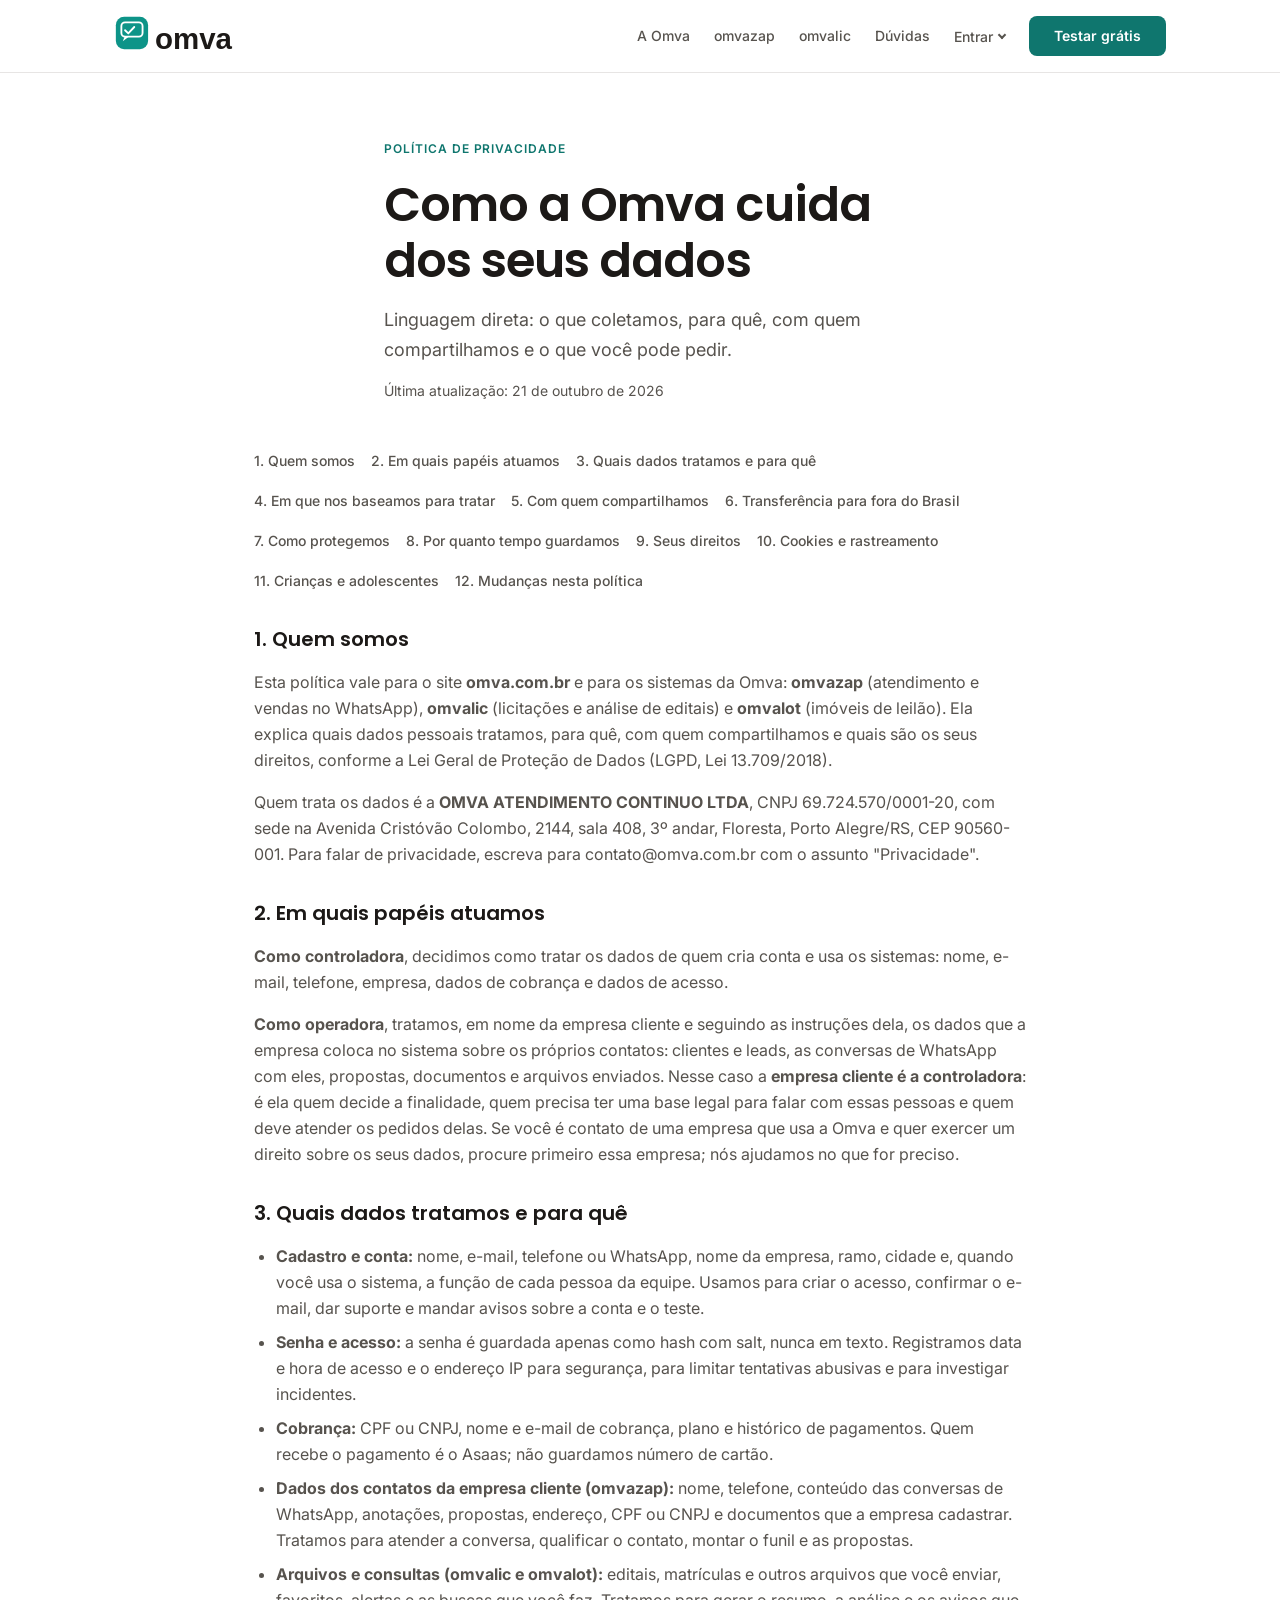
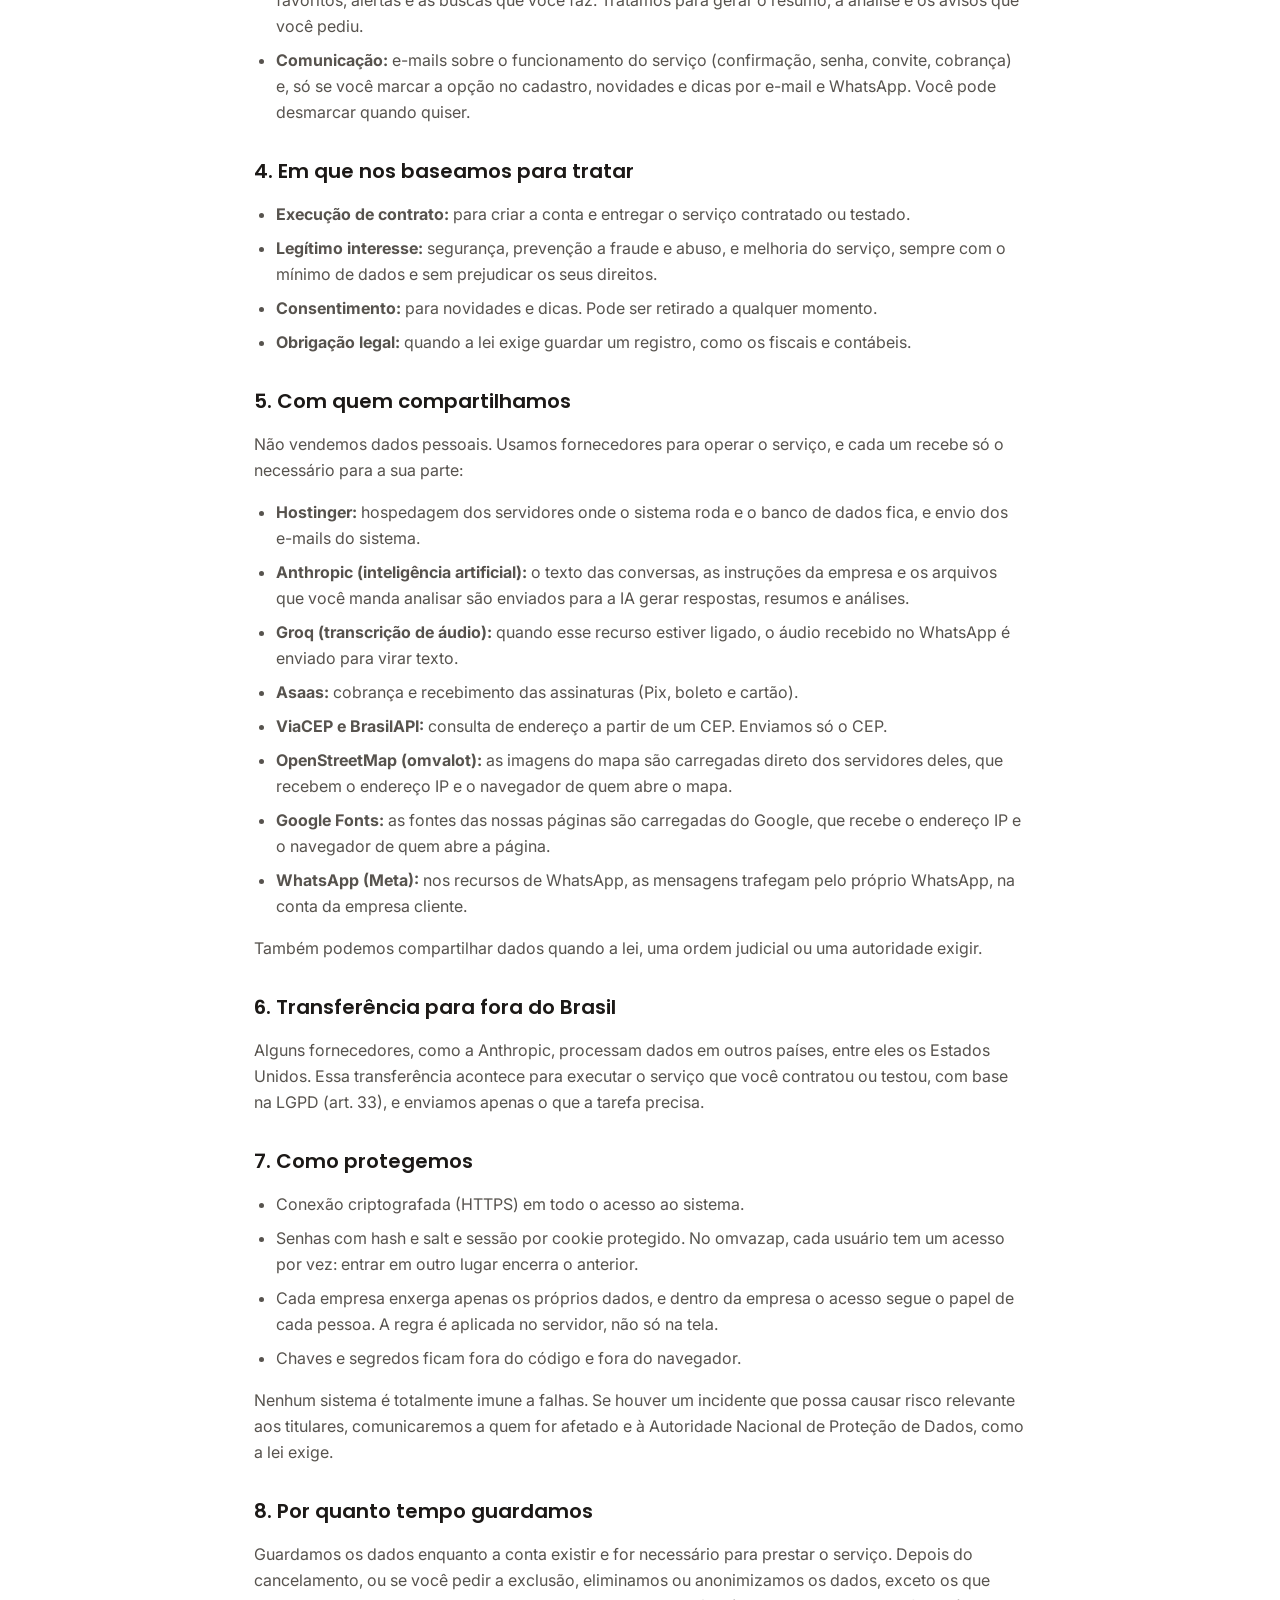
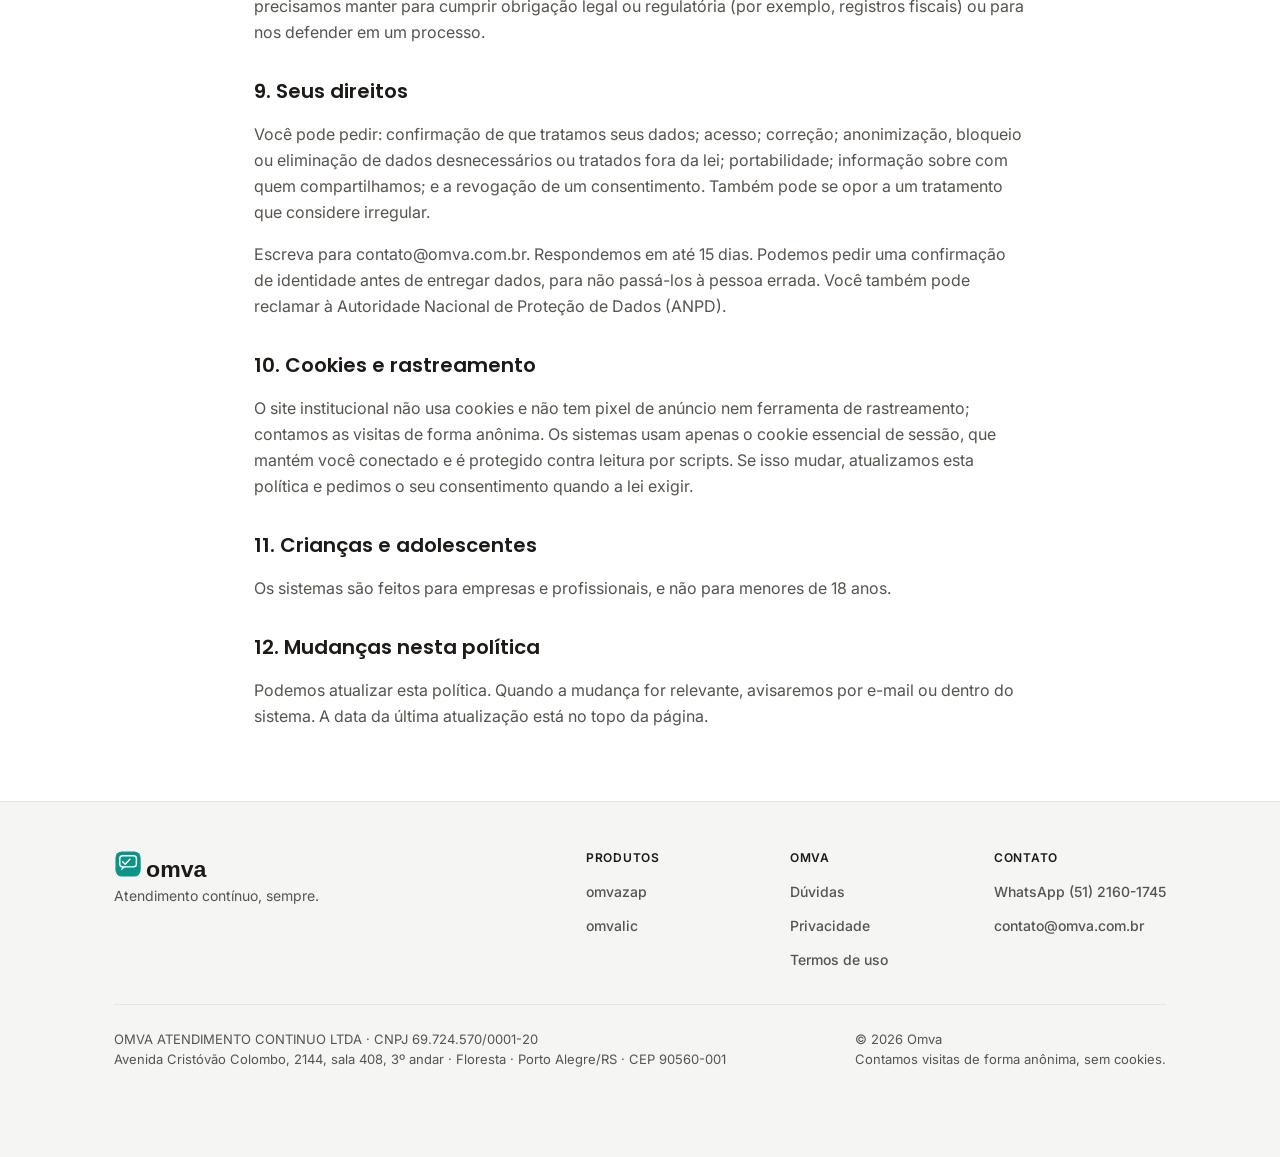
<file: privacidade/index.html>
<!DOCTYPE html>
<html lang="pt-BR">
<head>
  <meta charset="UTF-8">
  <meta name="viewport" content="width=device-width, initial-scale=1">
  <title>Política de Privacidade — Omva</title>
  <meta name="description" content="Quais dados a Omva trata no omvazap, omvalic e omvalot, para quê, com quem compartilha e como exercer os seus direitos (LGPD).">

  <meta property="og:type" content="website">
  <meta property="og:locale" content="pt_BR">
  <meta property="og:site_name" content="Omva">
  <meta property="og:url" content="https://omva.com.br/privacidade/">
  <meta property="og:title" content="Política de Privacidade — Omva">
  <meta property="og:description" content="Quais dados a Omva trata no omvazap, omvalic e omvalot, para quê, com quem compartilha e como exercer os seus direitos (LGPD).">
  <meta property="og:image" content="https://omva.com.br/assets/img/og-omva.png">
  <meta property="og:image:width" content="1200">
  <meta property="og:image:height" content="630">
  <meta name="twitter:image" content="https://omva.com.br/assets/img/og-omva.png">
  <meta name="twitter:card" content="summary">

  <link rel="canonical" href="https://omva.com.br/privacidade/">
  <link rel="icon" href="../favicon.svg" type="image/svg+xml">
  <link rel="preconnect" href="https://fonts.googleapis.com">
  <link rel="preconnect" href="https://fonts.gstatic.com" crossorigin>
  <link href="https://fonts.googleapis.com/css2?family=Inter:wght@400;500;600&family=Poppins:wght@600&display=swap" rel="stylesheet">
  <link rel="stylesheet" href="../assets/css/omva.css?v=20261023a">
  <script>document.documentElement.classList.add('js')</script>

</head>
<body>
  <!-- ====================== Cabeçalho ====================== -->
  <header class="topo">
    <div class="envoltorio linha centro entre topo__interno gap-3">
      <a href="/" aria-label="Omva, página inicial">
        <img class="topo__logo" src="../assets/img/omva-logotipo.svg" alt="Omva">
      </a>

      <nav class="linha topo__nav" aria-label="Principal">
        <div class="linha topo__abas">
          <a class="topo__link" href="/">A Omva</a>
          <a class="topo__link" href="/omvazap/">omvazap</a>
          <a class="topo__link" href="/omvalic/">omvalic</a>
          <a class="topo__link" href="/duvidas/">Dúvidas</a>
        </div>
        <details class="menu menu--entrar" data-menu>
          <summary class="topo__link menu__titulo">Entrar</summary>
          <div class="menu__painel menu__painel--direita pilha">
            <p class="menu__rotulo">Já é cliente? Escolha o sistema</p>
            <a class="menu__item pilha" href="https://omvazap.omva.com.br">
              <strong>omvazap</strong>
              <span class="legenda">Atendimento e vendas no WhatsApp</span>
            </a>
            <a class="menu__item pilha" href="https://omvalic.omva.com.br">
              <strong>omvalic</strong>
              <span class="legenda">Licitações e análise de editais</span>
            </a>
          </div>
        </details>
        <a class="botao botao--principal botao--compacto" href="/#produtos">Testar grátis</a>
      </nav>
    </div>
  </header>

  <main>

    <section class="hero" style="padding-block:64px 24px">
      <div class="envoltorio pilha gap-3 hero__texto">
        <p class="olho">Política de Privacidade</p>
        <h1 class="titulo-hero">Como a Omva cuida dos seus dados</h1>
        <p class="texto-grande suave">Linguagem direta: o que coletamos, para quê, com quem compartilhamos e o que você pode pedir.</p>
        <p class="texto-apoio">Última atualização: 21 de outubro de 2026</p>
      </div>
    </section>

    <section class="secao" style="padding-top:24px">
      <div class="envoltorio pilha gap-5" style="max-width:820px">
        <nav class="linha gap-3 quebra" aria-label="Neste documento" style="font-size:14px"><a class="topo__link" href="#quem-somos">1. Quem somos</a><a class="topo__link" href="#papeis">2. Em quais papéis atuamos</a><a class="topo__link" href="#dados">3. Quais dados tratamos e para quê</a><a class="topo__link" href="#bases">4. Em que nos baseamos para tratar</a><a class="topo__link" href="#compartilhamento">5. Com quem compartilhamos</a><a class="topo__link" href="#transferencia">6. Transferência para fora do Brasil</a><a class="topo__link" href="#seguranca">7. Como protegemos</a><a class="topo__link" href="#retencao">8. Por quanto tempo guardamos</a><a class="topo__link" href="#direitos">9. Seus direitos</a><a class="topo__link" href="#cookies">10. Cookies e rastreamento</a><a class="topo__link" href="#menores">11. Crianças e adolescentes</a><a class="topo__link" href="#mudancas">12. Mudanças nesta política</a></nav>

        <section class="pilha gap-3" id="quem-somos" style="scroll-margin-top:90px">
          <h2 class="titulo-card">1. Quem somos</h2>
          <p class="texto suave">Esta política vale para o site <strong>omva.com.br</strong> e para os sistemas da Omva: <strong>omvazap</strong> (atendimento e vendas no WhatsApp), <strong>omvalic</strong> (licitações e análise de editais) e <strong>omvalot</strong> (imóveis de leilão). Ela explica quais dados pessoais tratamos, para quê, com quem compartilhamos e quais são os seus direitos, conforme a Lei Geral de Proteção de Dados (LGPD, Lei 13.709/2018).</p>
          <p class="texto suave">Quem trata os dados é a <strong>OMVA ATENDIMENTO CONTINUO LTDA</strong>, CNPJ 69.724.570/0001-20, com sede na Avenida Cristóvão Colombo, 2144, sala 408, 3º andar, Floresta, Porto Alegre/RS, CEP 90560-001. Para falar de privacidade, escreva para <a href="mailto:contato@omva.com.br?subject=Privacidade">contato@omva.com.br</a> com o assunto "Privacidade".</p>
        </section>

        <section class="pilha gap-3" id="papeis" style="scroll-margin-top:90px">
          <h2 class="titulo-card">2. Em quais papéis atuamos</h2>
          <p class="texto suave"><strong>Como controladora</strong>, decidimos como tratar os dados de quem cria conta e usa os sistemas: nome, e-mail, telefone, empresa, dados de cobrança e dados de acesso.</p>
          <p class="texto suave"><strong>Como operadora</strong>, tratamos, em nome da empresa cliente e seguindo as instruções dela, os dados que a empresa coloca no sistema sobre os próprios contatos: clientes e leads, as conversas de WhatsApp com eles, propostas, documentos e arquivos enviados. Nesse caso a <strong>empresa cliente é a controladora</strong>: é ela quem decide a finalidade, quem precisa ter uma base legal para falar com essas pessoas e quem deve atender os pedidos delas. Se você é contato de uma empresa que usa a Omva e quer exercer um direito sobre os seus dados, procure primeiro essa empresa; nós ajudamos no que for preciso.</p>
        </section>

        <section class="pilha gap-3" id="dados" style="scroll-margin-top:90px">
          <h2 class="titulo-card">3. Quais dados tratamos e para quê</h2>
          <ul class="texto suave" style="padding-left:22px;list-style:disc;display:flex;flex-direction:column;gap:8px"><li><strong>Cadastro e conta:</strong> nome, e-mail, telefone ou WhatsApp, nome da empresa, ramo, cidade e, quando você usa o sistema, a função de cada pessoa da equipe. Usamos para criar o acesso, confirmar o e-mail, dar suporte e mandar avisos sobre a conta e o teste.</li><li><strong>Senha e acesso:</strong> a senha é guardada apenas como hash com salt, nunca em texto. Registramos data e hora de acesso e o endereço IP para segurança, para limitar tentativas abusivas e para investigar incidentes.</li><li><strong>Cobrança:</strong> CPF ou CNPJ, nome e e-mail de cobrança, plano e histórico de pagamentos. Quem recebe o pagamento é o Asaas; não guardamos número de cartão.</li><li><strong>Dados dos contatos da empresa cliente (omvazap):</strong> nome, telefone, conteúdo das conversas de WhatsApp, anotações, propostas, endereço, CPF ou CNPJ e documentos que a empresa cadastrar. Tratamos para atender a conversa, qualificar o contato, montar o funil e as propostas.</li><li><strong>Arquivos e consultas (omvalic e omvalot):</strong> editais, matrículas e outros arquivos que você enviar, favoritos, alertas e as buscas que você faz. Tratamos para gerar o resumo, a análise e os avisos que você pediu.</li><li><strong>Comunicação:</strong> e-mails sobre o funcionamento do serviço (confirmação, senha, convite, cobrança) e, só se você marcar a opção no cadastro, novidades e dicas por e-mail e WhatsApp. Você pode desmarcar quando quiser.</li></ul>
        </section>

        <section class="pilha gap-3" id="bases" style="scroll-margin-top:90px">
          <h2 class="titulo-card">4. Em que nos baseamos para tratar</h2>
          <ul class="texto suave" style="padding-left:22px;list-style:disc;display:flex;flex-direction:column;gap:8px"><li><strong>Execução de contrato:</strong> para criar a conta e entregar o serviço contratado ou testado.</li><li><strong>Legítimo interesse:</strong> segurança, prevenção a fraude e abuso, e melhoria do serviço, sempre com o mínimo de dados e sem prejudicar os seus direitos.</li><li><strong>Consentimento:</strong> para novidades e dicas. Pode ser retirado a qualquer momento.</li><li><strong>Obrigação legal:</strong> quando a lei exige guardar um registro, como os fiscais e contábeis.</li></ul>
        </section>

        <section class="pilha gap-3" id="compartilhamento" style="scroll-margin-top:90px">
          <h2 class="titulo-card">5. Com quem compartilhamos</h2>
          <p class="texto suave">Não vendemos dados pessoais. Usamos fornecedores para operar o serviço, e cada um recebe só o necessário para a sua parte:</p>
          <ul class="texto suave" style="padding-left:22px;list-style:disc;display:flex;flex-direction:column;gap:8px"><li><strong>Hostinger:</strong> hospedagem dos servidores onde o sistema roda e o banco de dados fica, e envio dos e-mails do sistema.</li><li><strong>Anthropic (inteligência artificial):</strong> o texto das conversas, as instruções da empresa e os arquivos que você manda analisar são enviados para a IA gerar respostas, resumos e análises.</li><li><strong>Groq (transcrição de áudio):</strong> quando esse recurso estiver ligado, o áudio recebido no WhatsApp é enviado para virar texto.</li><li><strong>Asaas:</strong> cobrança e recebimento das assinaturas (Pix, boleto e cartão).</li><li><strong>ViaCEP e BrasilAPI:</strong> consulta de endereço a partir de um CEP. Enviamos só o CEP.</li><li><strong>OpenStreetMap (omvalot):</strong> as imagens do mapa são carregadas direto dos servidores deles, que recebem o endereço IP e o navegador de quem abre o mapa.</li><li><strong>Google Fonts:</strong> as fontes das nossas páginas são carregadas do Google, que recebe o endereço IP e o navegador de quem abre a página.</li><li><strong>WhatsApp (Meta):</strong> nos recursos de WhatsApp, as mensagens trafegam pelo próprio WhatsApp, na conta da empresa cliente.</li></ul>
          <p class="texto suave">Também podemos compartilhar dados quando a lei, uma ordem judicial ou uma autoridade exigir.</p>
        </section>

        <section class="pilha gap-3" id="transferencia" style="scroll-margin-top:90px">
          <h2 class="titulo-card">6. Transferência para fora do Brasil</h2>
          <p class="texto suave">Alguns fornecedores, como a Anthropic, processam dados em outros países, entre eles os Estados Unidos. Essa transferência acontece para executar o serviço que você contratou ou testou, com base na LGPD (art. 33), e enviamos apenas o que a tarefa precisa.</p>
        </section>

        <section class="pilha gap-3" id="seguranca" style="scroll-margin-top:90px">
          <h2 class="titulo-card">7. Como protegemos</h2>
          <ul class="texto suave" style="padding-left:22px;list-style:disc;display:flex;flex-direction:column;gap:8px"><li>Conexão criptografada (HTTPS) em todo o acesso ao sistema.</li><li>Senhas com hash e salt e sessão por cookie protegido. No omvazap, cada usuário tem um acesso por vez: entrar em outro lugar encerra o anterior.</li><li>Cada empresa enxerga apenas os próprios dados, e dentro da empresa o acesso segue o papel de cada pessoa. A regra é aplicada no servidor, não só na tela.</li><li>Chaves e segredos ficam fora do código e fora do navegador.</li></ul>
          <p class="texto suave">Nenhum sistema é totalmente imune a falhas. Se houver um incidente que possa causar risco relevante aos titulares, comunicaremos a quem for afetado e à Autoridade Nacional de Proteção de Dados, como a lei exige.</p>
        </section>

        <section class="pilha gap-3" id="retencao" style="scroll-margin-top:90px">
          <h2 class="titulo-card">8. Por quanto tempo guardamos</h2>
          <p class="texto suave">Guardamos os dados enquanto a conta existir e for necessário para prestar o serviço. Depois do cancelamento, ou se você pedir a exclusão, eliminamos ou anonimizamos os dados, exceto os que precisamos manter para cumprir obrigação legal ou regulatória (por exemplo, registros fiscais) ou para nos defender em um processo.</p>
        </section>

        <section class="pilha gap-3" id="direitos" style="scroll-margin-top:90px">
          <h2 class="titulo-card">9. Seus direitos</h2>
          <p class="texto suave">Você pode pedir: confirmação de que tratamos seus dados; acesso; correção; anonimização, bloqueio ou eliminação de dados desnecessários ou tratados fora da lei; portabilidade; informação sobre com quem compartilhamos; e a revogação de um consentimento. Também pode se opor a um tratamento que considere irregular.</p>
          <p class="texto suave">Escreva para <a href="mailto:contato@omva.com.br?subject=Privacidade">contato@omva.com.br</a>. Respondemos em até 15 dias. Podemos pedir uma confirmação de identidade antes de entregar dados, para não passá-los à pessoa errada. Você também pode reclamar à Autoridade Nacional de Proteção de Dados (ANPD).</p>
        </section>

        <section class="pilha gap-3" id="cookies" style="scroll-margin-top:90px">
          <h2 class="titulo-card">10. Cookies e rastreamento</h2>
          <p class="texto suave">O site institucional não usa cookies e não tem pixel de anúncio nem ferramenta de rastreamento; contamos as visitas de forma anônima. Os sistemas usam apenas o cookie essencial de sessão, que mantém você conectado e é protegido contra leitura por scripts. Se isso mudar, atualizamos esta política e pedimos o seu consentimento quando a lei exigir.</p>
        </section>

        <section class="pilha gap-3" id="menores" style="scroll-margin-top:90px">
          <h2 class="titulo-card">11. Crianças e adolescentes</h2>
          <p class="texto suave">Os sistemas são feitos para empresas e profissionais, e não para menores de 18 anos.</p>
        </section>

        <section class="pilha gap-3" id="mudancas" style="scroll-margin-top:90px">
          <h2 class="titulo-card">12. Mudanças nesta política</h2>
          <p class="texto suave">Podemos atualizar esta política. Quando a mudança for relevante, avisaremos por e-mail ou dentro do sistema. A data da última atualização está no topo da página.</p>
        </section>
      </div>
    </section>

  </main>

  <!-- ====================== Rodapé ====================== -->
  <footer class="rodape">
    <div class="envoltorio">
      <div class="rodape__topo">
        <div class="rodape__marca">
          <img class="rodape__logo" src="../assets/img/omva-logotipo.svg" alt="Omva">
          <p class="texto-apoio">Atendimento contínuo, sempre.</p>
        </div>

        <nav class="rodape__colunas" aria-label="Rodapé">
          <div class="rodape__coluna">
            <span class="rodape__titulo">Produtos</span>
            <a class="topo__link" href="/omvazap/">omvazap</a>
            <a class="topo__link" href="/omvalic/">omvalic</a>
          </div>
          <div class="rodape__coluna">
            <span class="rodape__titulo">Omva</span>
            <a class="topo__link" href="/duvidas/">Dúvidas</a>
            <a class="topo__link" href="/privacidade/">Privacidade</a>
            <a class="topo__link" href="/termos/">Termos de uso</a>
          </div>
          <div class="rodape__coluna">
            <span class="rodape__titulo">Contato</span>
            <a class="topo__link" href="https://wa.me/555121601745" rel="noopener">WhatsApp (51) 2160-1745</a>
            <a class="topo__link" href="mailto:contato@omva.com.br">contato@omva.com.br</a>
          </div>
        </nav>
      </div>

      <div class="rodape__base">
        <p class="texto-apoio">OMVA ATENDIMENTO CONTINUO LTDA · CNPJ 69.724.570/0001-20<br>Avenida Cristóvão Colombo, 2144, sala 408, 3º andar · Floresta · Porto Alegre/RS · CEP 90560-001</p>
        <p class="texto-apoio">© 2026 Omva<br>Contamos visitas de forma anônima, sem cookies.</p>
      </div>
    </div>
  </footer>

  <!-- Menus (Entrar): fecham ao clicar fora, em um link ou com Esc. -->
  <script>
    (function () {
      var menus = Array.prototype.slice.call(document.querySelectorAll('[data-menu]'));
      if (!menus.length) return;
      document.addEventListener('click', function (e) {
        menus.forEach(function (m) { if (!m.contains(e.target)) m.open = false; });
      });
      menus.forEach(function (m) {
        m.addEventListener('click', function (e) { if (e.target.closest('a')) m.open = false; });
        m.addEventListener('toggle', function () {
          if (m.open) menus.forEach(function (outro) { if (outro !== m) outro.open = false; });
        });
      });
      document.addEventListener('keydown', function (e) {
        if (e.key === 'Escape') menus.forEach(function (m) { m.open = false; });
      });
    })();
  </script>

  <script src="../assets/js/omva.js" defer></script>
</body>
</html>
</file>
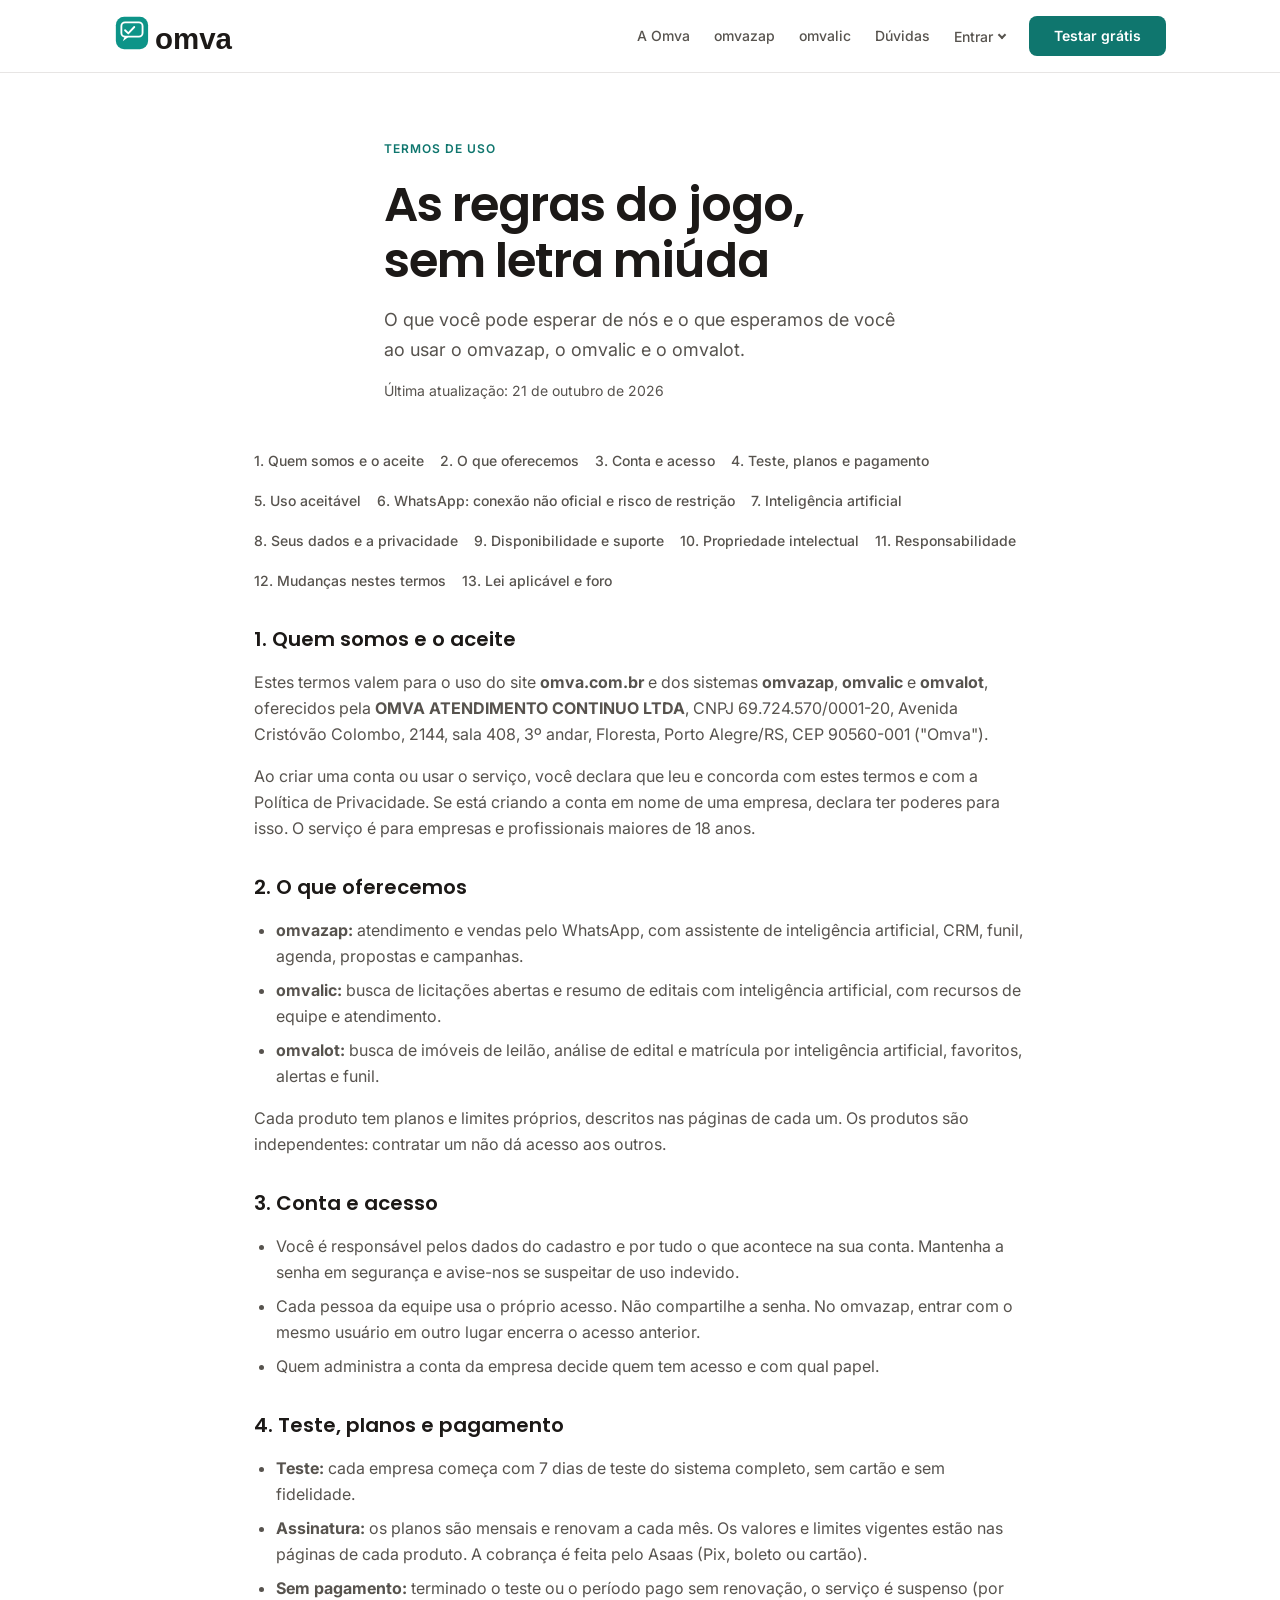
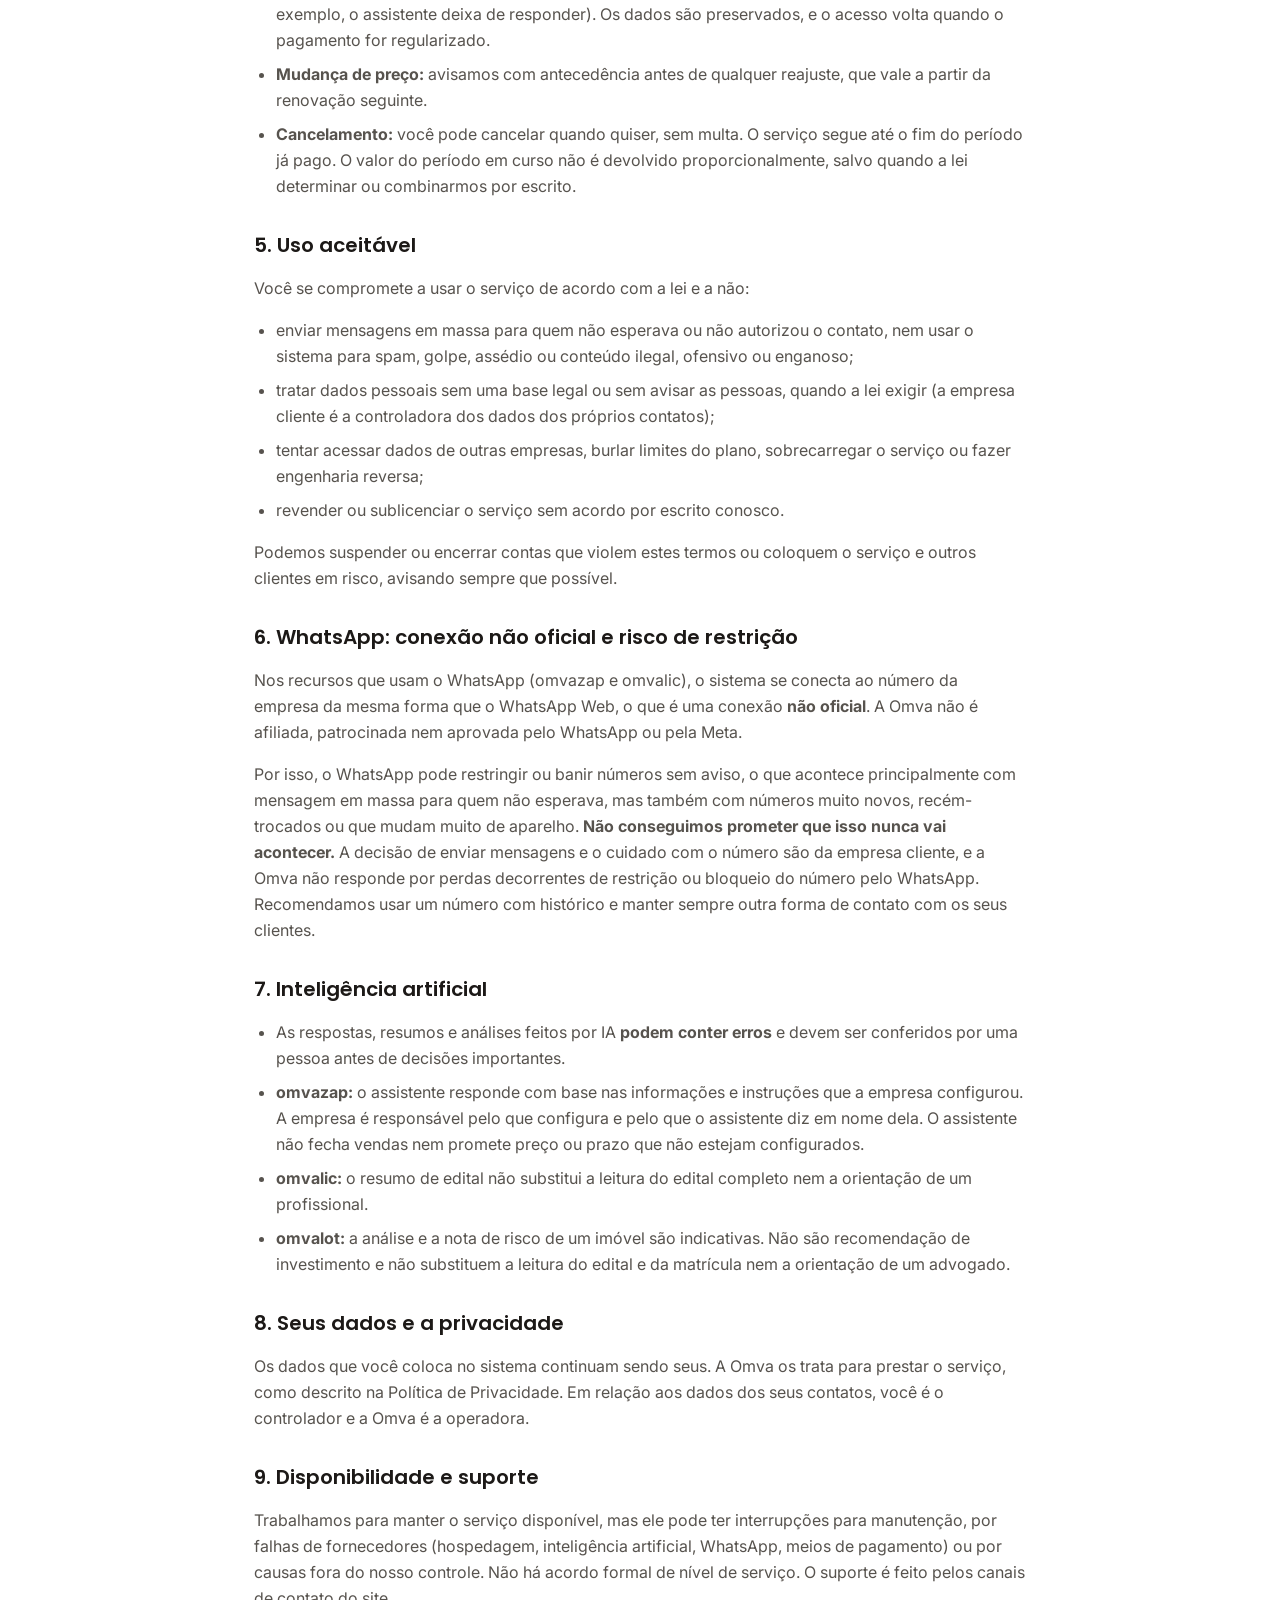
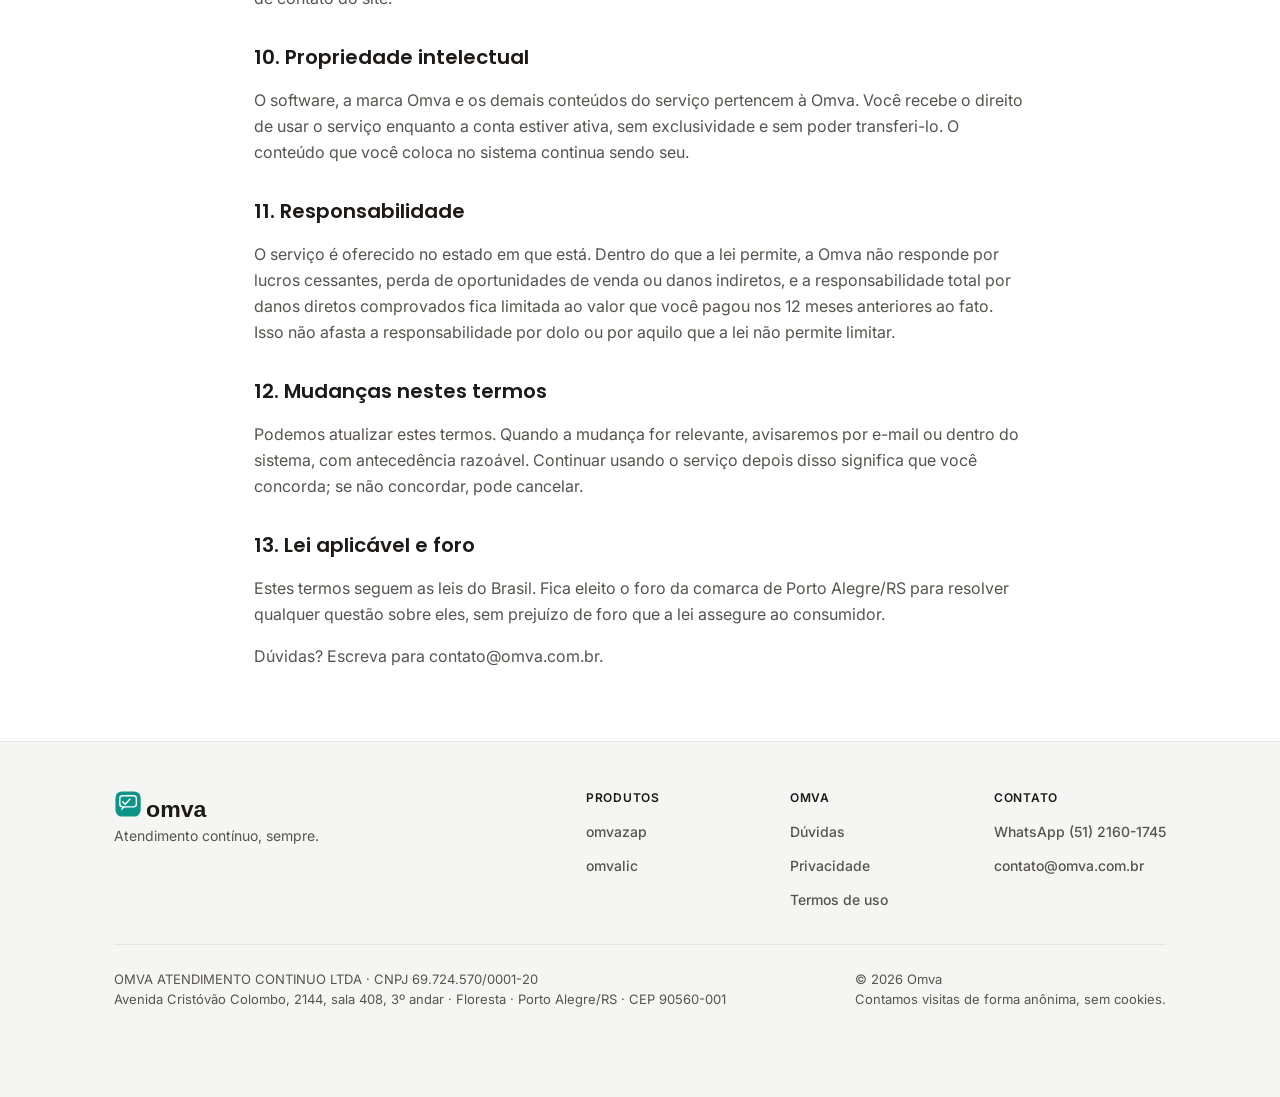
<file: termos/index.html>
<!DOCTYPE html>
<html lang="pt-BR">
<head>
  <meta charset="UTF-8">
  <meta name="viewport" content="width=device-width, initial-scale=1">
  <title>Termos de Uso — Omva</title>
  <meta name="description" content="As regras de uso do omvazap, omvalic e omvalot: teste grátis, planos e pagamento, WhatsApp, inteligência artificial e responsabilidades.">

  <meta property="og:type" content="website">
  <meta property="og:locale" content="pt_BR">
  <meta property="og:site_name" content="Omva">
  <meta property="og:url" content="https://omva.com.br/termos/">
  <meta property="og:title" content="Termos de Uso — Omva">
  <meta property="og:description" content="As regras de uso do omvazap, omvalic e omvalot: teste grátis, planos e pagamento, WhatsApp, inteligência artificial e responsabilidades.">
  <meta property="og:image" content="https://omva.com.br/assets/img/og-omva.png">
  <meta property="og:image:width" content="1200">
  <meta property="og:image:height" content="630">
  <meta name="twitter:image" content="https://omva.com.br/assets/img/og-omva.png">
  <meta name="twitter:card" content="summary">

  <link rel="canonical" href="https://omva.com.br/termos/">
  <link rel="icon" href="../favicon.svg" type="image/svg+xml">
  <link rel="preconnect" href="https://fonts.googleapis.com">
  <link rel="preconnect" href="https://fonts.gstatic.com" crossorigin>
  <link href="https://fonts.googleapis.com/css2?family=Inter:wght@400;500;600&family=Poppins:wght@600&display=swap" rel="stylesheet">
  <link rel="stylesheet" href="../assets/css/omva.css?v=20261023a">
  <script>document.documentElement.classList.add('js')</script>

</head>
<body>
  <!-- ====================== Cabeçalho ====================== -->
  <header class="topo">
    <div class="envoltorio linha centro entre topo__interno gap-3">
      <a href="/" aria-label="Omva, página inicial">
        <img class="topo__logo" src="../assets/img/omva-logotipo.svg" alt="Omva">
      </a>

      <nav class="linha topo__nav" aria-label="Principal">
        <div class="linha topo__abas">
          <a class="topo__link" href="/">A Omva</a>
          <a class="topo__link" href="/omvazap/">omvazap</a>
          <a class="topo__link" href="/omvalic/">omvalic</a>
          <a class="topo__link" href="/duvidas/">Dúvidas</a>
        </div>
        <details class="menu menu--entrar" data-menu>
          <summary class="topo__link menu__titulo">Entrar</summary>
          <div class="menu__painel menu__painel--direita pilha">
            <p class="menu__rotulo">Já é cliente? Escolha o sistema</p>
            <a class="menu__item pilha" href="https://omvazap.omva.com.br">
              <strong>omvazap</strong>
              <span class="legenda">Atendimento e vendas no WhatsApp</span>
            </a>
            <a class="menu__item pilha" href="https://omvalic.omva.com.br">
              <strong>omvalic</strong>
              <span class="legenda">Licitações e análise de editais</span>
            </a>
          </div>
        </details>
        <a class="botao botao--principal botao--compacto" href="/#produtos">Testar grátis</a>
      </nav>
    </div>
  </header>

  <main>

    <section class="hero" style="padding-block:64px 24px">
      <div class="envoltorio pilha gap-3 hero__texto">
        <p class="olho">Termos de Uso</p>
        <h1 class="titulo-hero">As regras do jogo, sem letra miúda</h1>
        <p class="texto-grande suave">O que você pode esperar de nós e o que esperamos de você ao usar o omvazap, o omvalic e o omvalot.</p>
        <p class="texto-apoio">Última atualização: 21 de outubro de 2026</p>
      </div>
    </section>

    <section class="secao" style="padding-top:24px">
      <div class="envoltorio pilha gap-5" style="max-width:820px">
        <nav class="linha gap-3 quebra" aria-label="Neste documento" style="font-size:14px"><a class="topo__link" href="#aceite">1. Quem somos e o aceite</a><a class="topo__link" href="#servico">2. O que oferecemos</a><a class="topo__link" href="#conta">3. Conta e acesso</a><a class="topo__link" href="#teste-pagamento">4. Teste, planos e pagamento</a><a class="topo__link" href="#uso">5. Uso aceitável</a><a class="topo__link" href="#whatsapp">6. WhatsApp: conexão não oficial e risco de restrição</a><a class="topo__link" href="#ia">7. Inteligência artificial</a><a class="topo__link" href="#dados">8. Seus dados e a privacidade</a><a class="topo__link" href="#disponibilidade">9. Disponibilidade e suporte</a><a class="topo__link" href="#propriedade">10. Propriedade intelectual</a><a class="topo__link" href="#responsabilidade">11. Responsabilidade</a><a class="topo__link" href="#mudancas">12. Mudanças nestes termos</a><a class="topo__link" href="#foro">13. Lei aplicável e foro</a></nav>

        <section class="pilha gap-3" id="aceite" style="scroll-margin-top:90px">
          <h2 class="titulo-card">1. Quem somos e o aceite</h2>
          <p class="texto suave">Estes termos valem para o uso do site <strong>omva.com.br</strong> e dos sistemas <strong>omvazap</strong>, <strong>omvalic</strong> e <strong>omvalot</strong>, oferecidos pela <strong>OMVA ATENDIMENTO CONTINUO LTDA</strong>, CNPJ 69.724.570/0001-20, Avenida Cristóvão Colombo, 2144, sala 408, 3º andar, Floresta, Porto Alegre/RS, CEP 90560-001 ("Omva").</p>
          <p class="texto suave">Ao criar uma conta ou usar o serviço, você declara que leu e concorda com estes termos e com a <a href="/privacidade/">Política de Privacidade</a>. Se está criando a conta em nome de uma empresa, declara ter poderes para isso. O serviço é para empresas e profissionais maiores de 18 anos.</p>
        </section>

        <section class="pilha gap-3" id="servico" style="scroll-margin-top:90px">
          <h2 class="titulo-card">2. O que oferecemos</h2>
          <ul class="texto suave" style="padding-left:22px;list-style:disc;display:flex;flex-direction:column;gap:8px"><li><strong>omvazap:</strong> atendimento e vendas pelo WhatsApp, com assistente de inteligência artificial, CRM, funil, agenda, propostas e campanhas.</li><li><strong>omvalic:</strong> busca de licitações abertas e resumo de editais com inteligência artificial, com recursos de equipe e atendimento.</li><li><strong>omvalot:</strong> busca de imóveis de leilão, análise de edital e matrícula por inteligência artificial, favoritos, alertas e funil.</li></ul>
          <p class="texto suave">Cada produto tem planos e limites próprios, descritos nas páginas de cada um. Os produtos são independentes: contratar um não dá acesso aos outros.</p>
        </section>

        <section class="pilha gap-3" id="conta" style="scroll-margin-top:90px">
          <h2 class="titulo-card">3. Conta e acesso</h2>
          <ul class="texto suave" style="padding-left:22px;list-style:disc;display:flex;flex-direction:column;gap:8px"><li>Você é responsável pelos dados do cadastro e por tudo o que acontece na sua conta. Mantenha a senha em segurança e avise-nos se suspeitar de uso indevido.</li><li>Cada pessoa da equipe usa o próprio acesso. Não compartilhe a senha. No omvazap, entrar com o mesmo usuário em outro lugar encerra o acesso anterior.</li><li>Quem administra a conta da empresa decide quem tem acesso e com qual papel.</li></ul>
        </section>

        <section class="pilha gap-3" id="teste-pagamento" style="scroll-margin-top:90px">
          <h2 class="titulo-card">4. Teste, planos e pagamento</h2>
          <ul class="texto suave" style="padding-left:22px;list-style:disc;display:flex;flex-direction:column;gap:8px"><li><strong>Teste:</strong> cada empresa começa com 7 dias de teste do sistema completo, sem cartão e sem fidelidade.</li><li><strong>Assinatura:</strong> os planos são mensais e renovam a cada mês. Os valores e limites vigentes estão nas páginas de cada produto. A cobrança é feita pelo Asaas (Pix, boleto ou cartão).</li><li><strong>Sem pagamento:</strong> terminado o teste ou o período pago sem renovação, o serviço é suspenso (por exemplo, o assistente deixa de responder). Os dados são preservados, e o acesso volta quando o pagamento for regularizado.</li><li><strong>Mudança de preço:</strong> avisamos com antecedência antes de qualquer reajuste, que vale a partir da renovação seguinte.</li><li><strong>Cancelamento:</strong> você pode cancelar quando quiser, sem multa. O serviço segue até o fim do período já pago. O valor do período em curso não é devolvido proporcionalmente, salvo quando a lei determinar ou combinarmos por escrito.</li></ul>
        </section>

        <section class="pilha gap-3" id="uso" style="scroll-margin-top:90px">
          <h2 class="titulo-card">5. Uso aceitável</h2>
          <p class="texto suave">Você se compromete a usar o serviço de acordo com a lei e a não:</p>
          <ul class="texto suave" style="padding-left:22px;list-style:disc;display:flex;flex-direction:column;gap:8px"><li>enviar mensagens em massa para quem não esperava ou não autorizou o contato, nem usar o sistema para spam, golpe, assédio ou conteúdo ilegal, ofensivo ou enganoso;</li><li>tratar dados pessoais sem uma base legal ou sem avisar as pessoas, quando a lei exigir (a empresa cliente é a controladora dos dados dos próprios contatos);</li><li>tentar acessar dados de outras empresas, burlar limites do plano, sobrecarregar o serviço ou fazer engenharia reversa;</li><li>revender ou sublicenciar o serviço sem acordo por escrito conosco.</li></ul>
          <p class="texto suave">Podemos suspender ou encerrar contas que violem estes termos ou coloquem o serviço e outros clientes em risco, avisando sempre que possível.</p>
        </section>

        <section class="pilha gap-3" id="whatsapp" style="scroll-margin-top:90px">
          <h2 class="titulo-card">6. WhatsApp: conexão não oficial e risco de restrição</h2>
          <p class="texto suave">Nos recursos que usam o WhatsApp (omvazap e omvalic), o sistema se conecta ao número da empresa da mesma forma que o WhatsApp Web, o que é uma conexão <strong>não oficial</strong>. A Omva não é afiliada, patrocinada nem aprovada pelo WhatsApp ou pela Meta.</p>
          <p class="texto suave">Por isso, o WhatsApp pode restringir ou banir números sem aviso, o que acontece principalmente com mensagem em massa para quem não esperava, mas também com números muito novos, recém-trocados ou que mudam muito de aparelho. <strong>Não conseguimos prometer que isso nunca vai acontecer.</strong> A decisão de enviar mensagens e o cuidado com o número são da empresa cliente, e a Omva não responde por perdas decorrentes de restrição ou bloqueio do número pelo WhatsApp. Recomendamos usar um número com histórico e manter sempre outra forma de contato com os seus clientes.</p>
        </section>

        <section class="pilha gap-3" id="ia" style="scroll-margin-top:90px">
          <h2 class="titulo-card">7. Inteligência artificial</h2>
          <ul class="texto suave" style="padding-left:22px;list-style:disc;display:flex;flex-direction:column;gap:8px"><li>As respostas, resumos e análises feitos por IA <strong>podem conter erros</strong> e devem ser conferidos por uma pessoa antes de decisões importantes.</li><li><strong>omvazap:</strong> o assistente responde com base nas informações e instruções que a empresa configurou. A empresa é responsável pelo que configura e pelo que o assistente diz em nome dela. O assistente não fecha vendas nem promete preço ou prazo que não estejam configurados.</li><li><strong>omvalic:</strong> o resumo de edital não substitui a leitura do edital completo nem a orientação de um profissional.</li><li><strong>omvalot:</strong> a análise e a nota de risco de um imóvel são indicativas. Não são recomendação de investimento e não substituem a leitura do edital e da matrícula nem a orientação de um advogado.</li></ul>
        </section>

        <section class="pilha gap-3" id="dados" style="scroll-margin-top:90px">
          <h2 class="titulo-card">8. Seus dados e a privacidade</h2>
          <p class="texto suave">Os dados que você coloca no sistema continuam sendo seus. A Omva os trata para prestar o serviço, como descrito na <a href="/privacidade/">Política de Privacidade</a>. Em relação aos dados dos seus contatos, você é o controlador e a Omva é a operadora.</p>
        </section>

        <section class="pilha gap-3" id="disponibilidade" style="scroll-margin-top:90px">
          <h2 class="titulo-card">9. Disponibilidade e suporte</h2>
          <p class="texto suave">Trabalhamos para manter o serviço disponível, mas ele pode ter interrupções para manutenção, por falhas de fornecedores (hospedagem, inteligência artificial, WhatsApp, meios de pagamento) ou por causas fora do nosso controle. Não há acordo formal de nível de serviço. O suporte é feito pelos canais de contato do site.</p>
        </section>

        <section class="pilha gap-3" id="propriedade" style="scroll-margin-top:90px">
          <h2 class="titulo-card">10. Propriedade intelectual</h2>
          <p class="texto suave">O software, a marca Omva e os demais conteúdos do serviço pertencem à Omva. Você recebe o direito de usar o serviço enquanto a conta estiver ativa, sem exclusividade e sem poder transferi-lo. O conteúdo que você coloca no sistema continua sendo seu.</p>
        </section>

        <section class="pilha gap-3" id="responsabilidade" style="scroll-margin-top:90px">
          <h2 class="titulo-card">11. Responsabilidade</h2>
          <p class="texto suave">O serviço é oferecido no estado em que está. Dentro do que a lei permite, a Omva não responde por lucros cessantes, perda de oportunidades de venda ou danos indiretos, e a responsabilidade total por danos diretos comprovados fica limitada ao valor que você pagou nos 12 meses anteriores ao fato. Isso não afasta a responsabilidade por dolo ou por aquilo que a lei não permite limitar.</p>
        </section>

        <section class="pilha gap-3" id="mudancas" style="scroll-margin-top:90px">
          <h2 class="titulo-card">12. Mudanças nestes termos</h2>
          <p class="texto suave">Podemos atualizar estes termos. Quando a mudança for relevante, avisaremos por e-mail ou dentro do sistema, com antecedência razoável. Continuar usando o serviço depois disso significa que você concorda; se não concordar, pode cancelar.</p>
        </section>

        <section class="pilha gap-3" id="foro" style="scroll-margin-top:90px">
          <h2 class="titulo-card">13. Lei aplicável e foro</h2>
          <p class="texto suave">Estes termos seguem as leis do Brasil. Fica eleito o foro da comarca de Porto Alegre/RS para resolver qualquer questão sobre eles, sem prejuízo de foro que a lei assegure ao consumidor.</p>
          <p class="texto suave">Dúvidas? Escreva para <a href="mailto:contato@omva.com.br">contato@omva.com.br</a>.</p>
        </section>
      </div>
    </section>

  </main>

  <!-- ====================== Rodapé ====================== -->
  <footer class="rodape">
    <div class="envoltorio">
      <div class="rodape__topo">
        <div class="rodape__marca">
          <img class="rodape__logo" src="../assets/img/omva-logotipo.svg" alt="Omva">
          <p class="texto-apoio">Atendimento contínuo, sempre.</p>
        </div>

        <nav class="rodape__colunas" aria-label="Rodapé">
          <div class="rodape__coluna">
            <span class="rodape__titulo">Produtos</span>
            <a class="topo__link" href="/omvazap/">omvazap</a>
            <a class="topo__link" href="/omvalic/">omvalic</a>
          </div>
          <div class="rodape__coluna">
            <span class="rodape__titulo">Omva</span>
            <a class="topo__link" href="/duvidas/">Dúvidas</a>
            <a class="topo__link" href="/privacidade/">Privacidade</a>
            <a class="topo__link" href="/termos/">Termos de uso</a>
          </div>
          <div class="rodape__coluna">
            <span class="rodape__titulo">Contato</span>
            <a class="topo__link" href="https://wa.me/555121601745" rel="noopener">WhatsApp (51) 2160-1745</a>
            <a class="topo__link" href="mailto:contato@omva.com.br">contato@omva.com.br</a>
          </div>
        </nav>
      </div>

      <div class="rodape__base">
        <p class="texto-apoio">OMVA ATENDIMENTO CONTINUO LTDA · CNPJ 69.724.570/0001-20<br>Avenida Cristóvão Colombo, 2144, sala 408, 3º andar · Floresta · Porto Alegre/RS · CEP 90560-001</p>
        <p class="texto-apoio">© 2026 Omva<br>Contamos visitas de forma anônima, sem cookies.</p>
      </div>
    </div>
  </footer>

  <!-- Menus (Entrar): fecham ao clicar fora, em um link ou com Esc. -->
  <script>
    (function () {
      var menus = Array.prototype.slice.call(document.querySelectorAll('[data-menu]'));
      if (!menus.length) return;
      document.addEventListener('click', function (e) {
        menus.forEach(function (m) { if (!m.contains(e.target)) m.open = false; });
      });
      menus.forEach(function (m) {
        m.addEventListener('click', function (e) { if (e.target.closest('a')) m.open = false; });
        m.addEventListener('toggle', function () {
          if (m.open) menus.forEach(function (outro) { if (outro !== m) outro.open = false; });
        });
      });
      document.addEventListener('keydown', function (e) {
        if (e.key === 'Escape') menus.forEach(function (m) { m.open = false; });
      });
    })();
  </script>

  <script src="../assets/js/omva.js" defer></script>
</body>
</html>
</file>
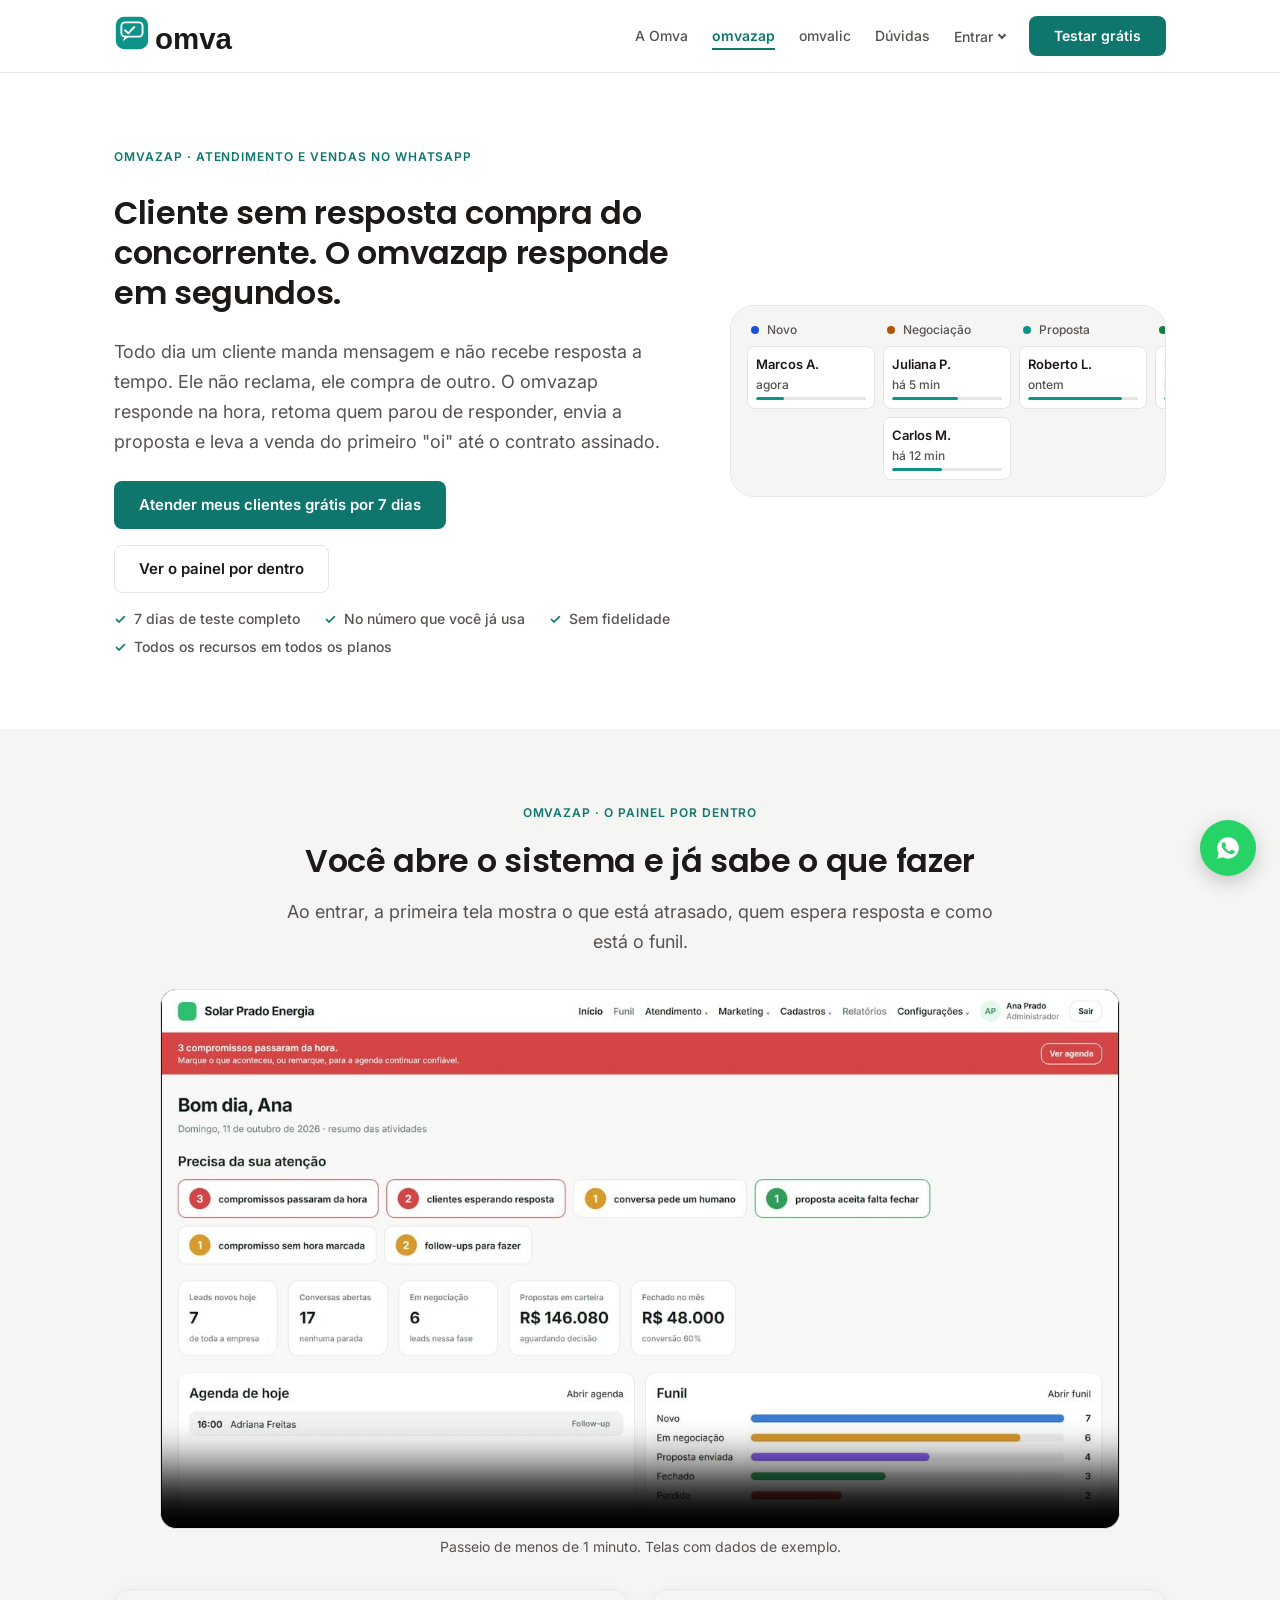
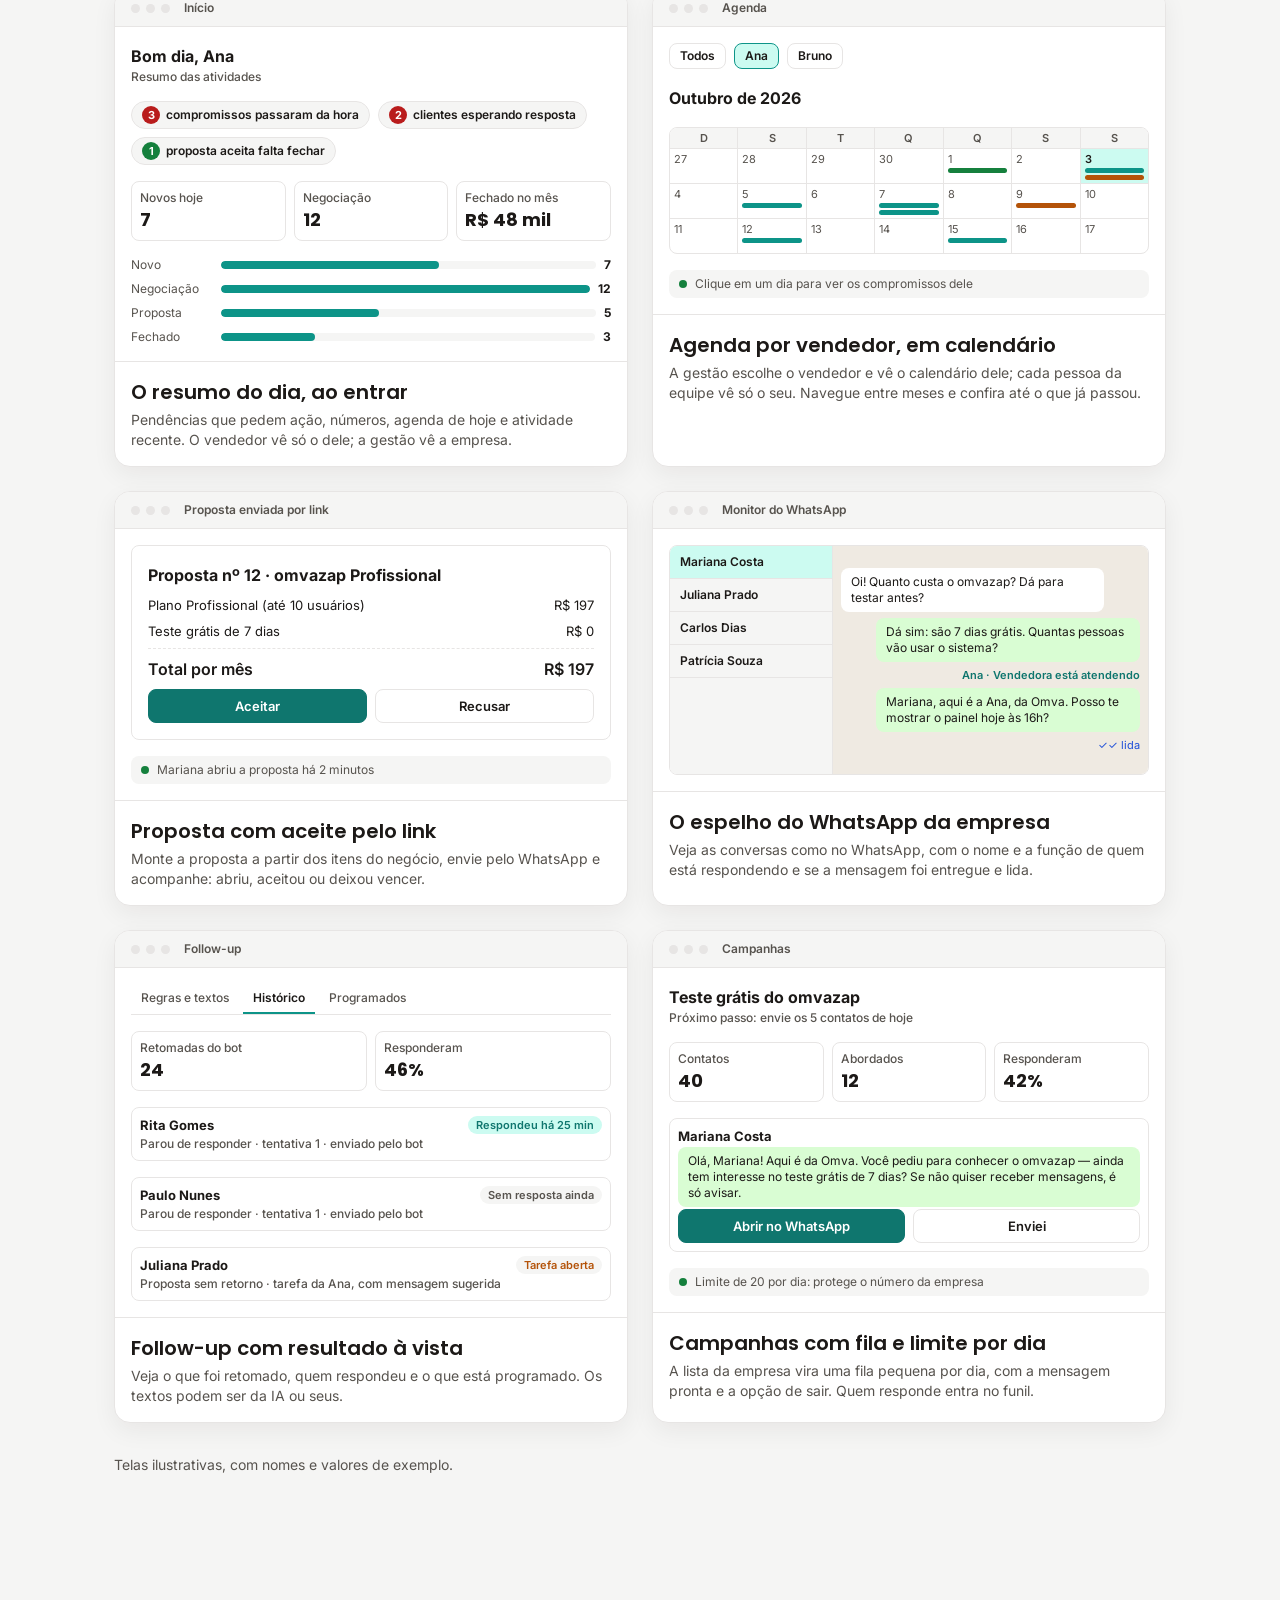
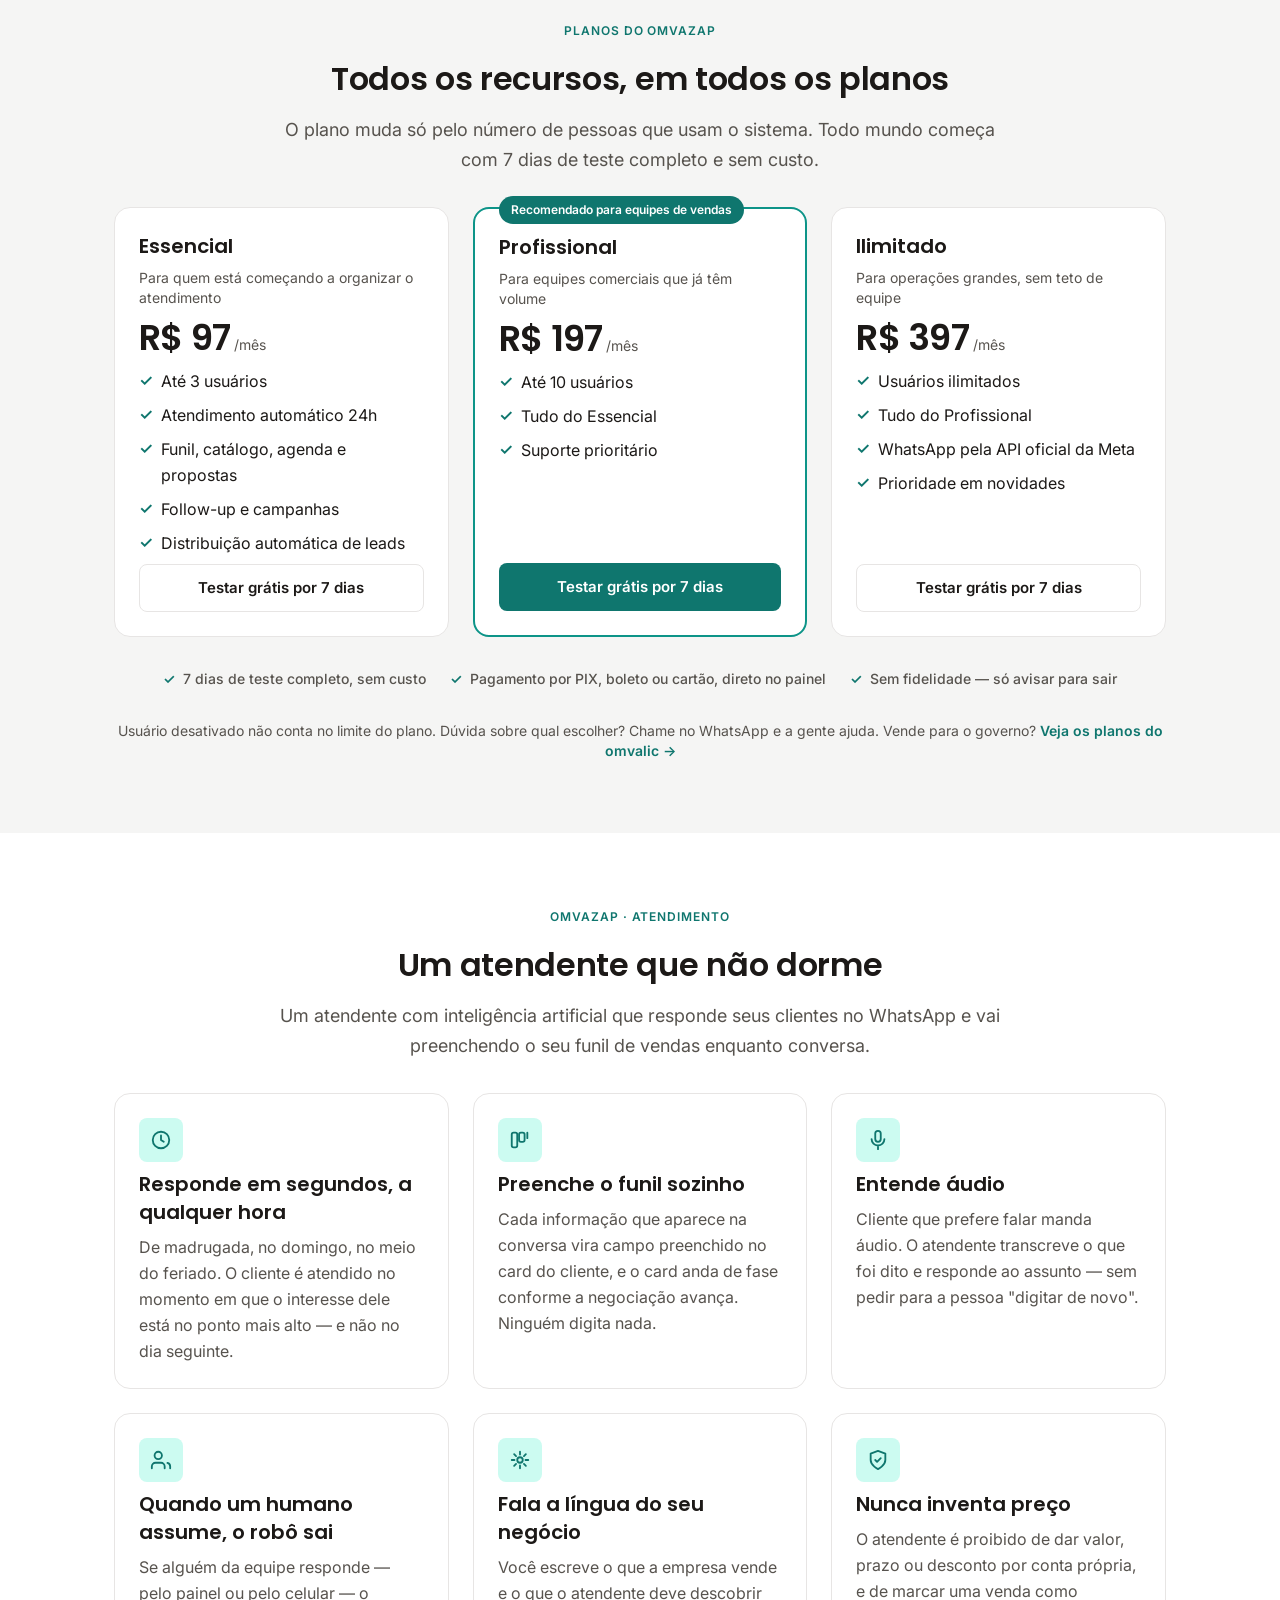
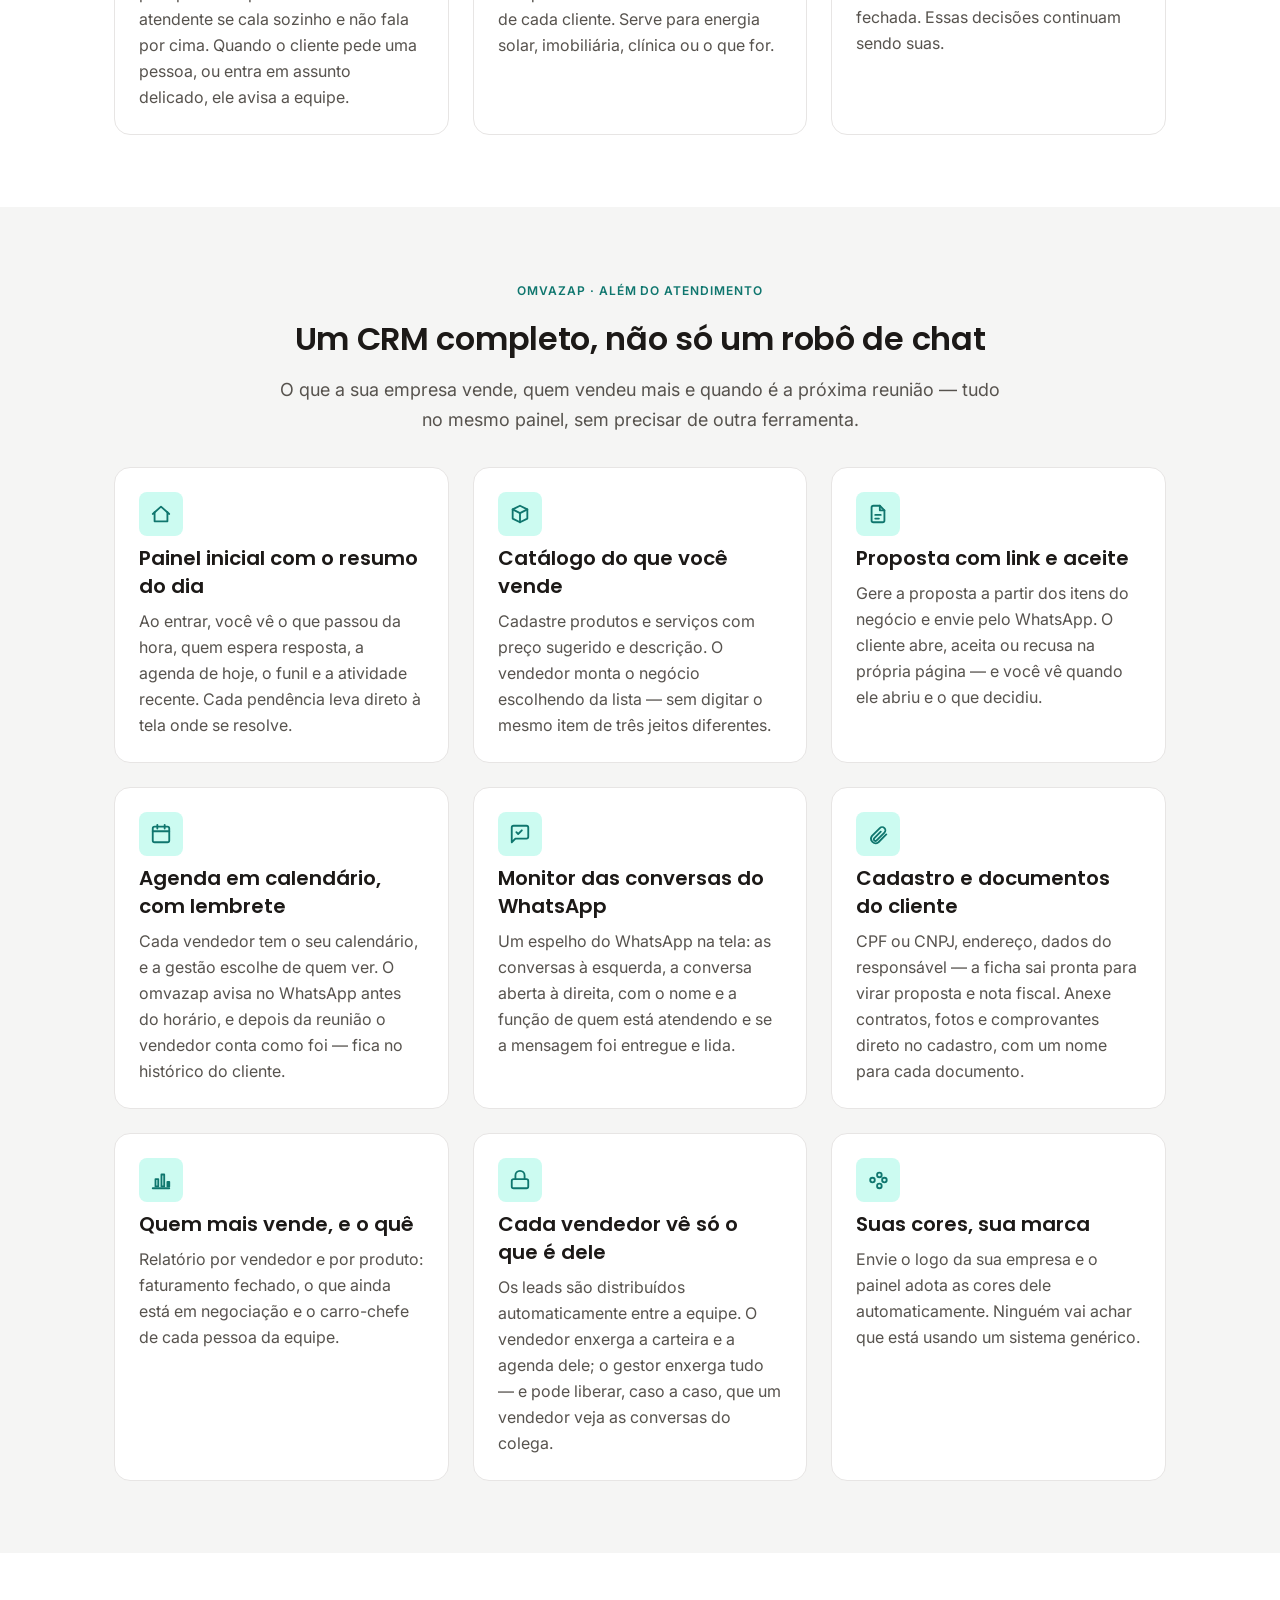
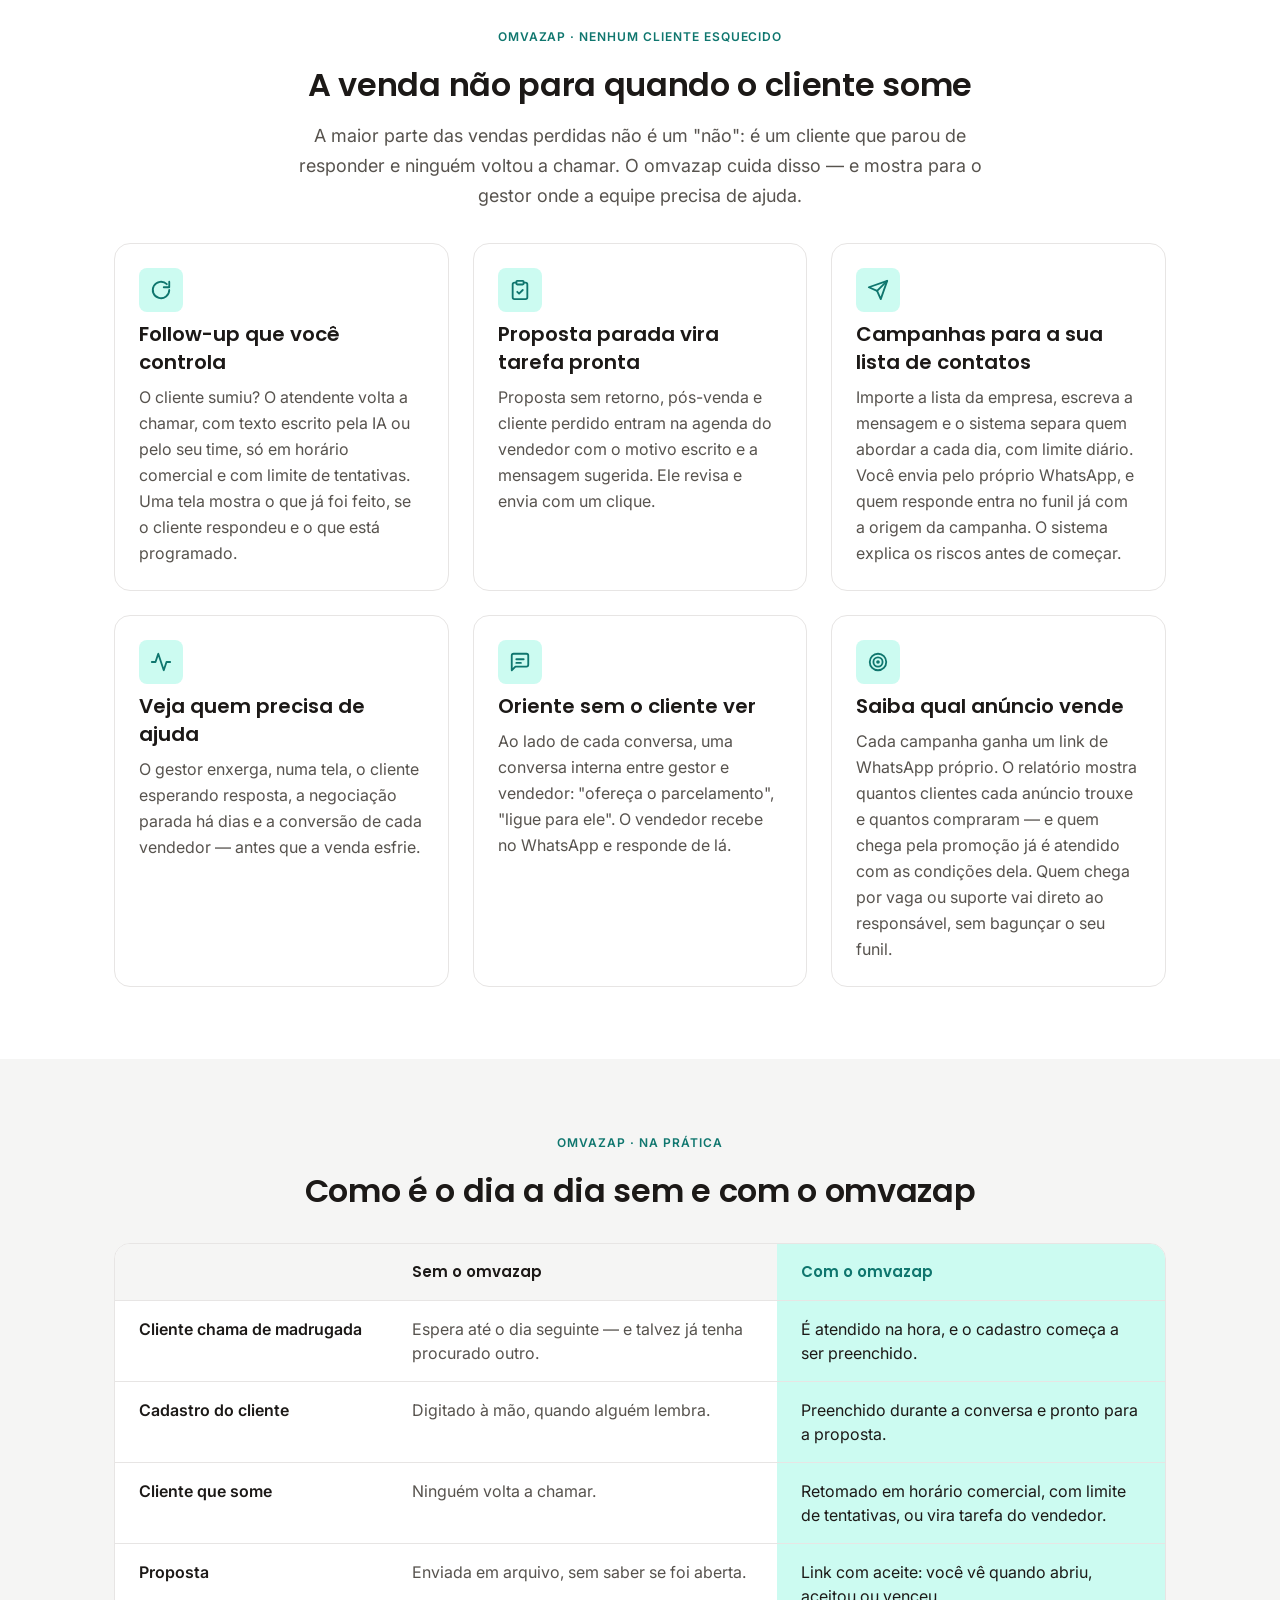
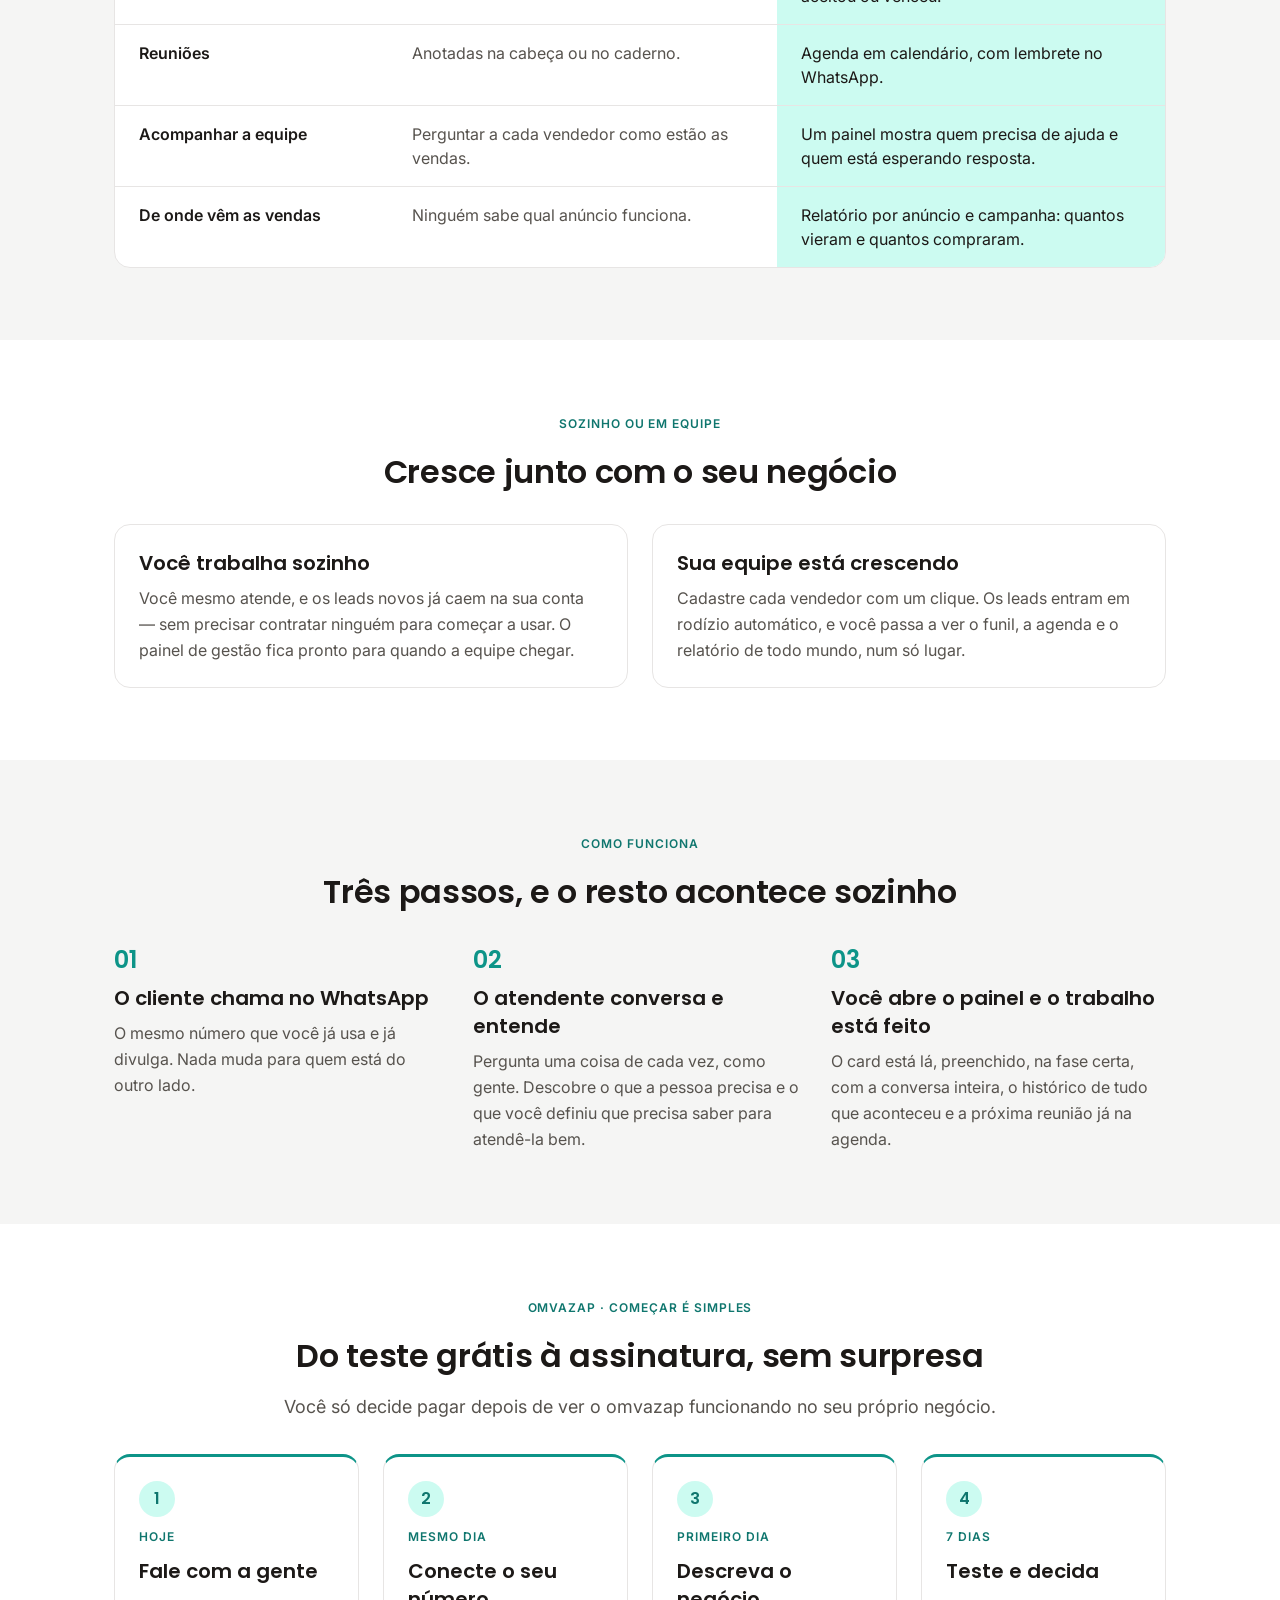
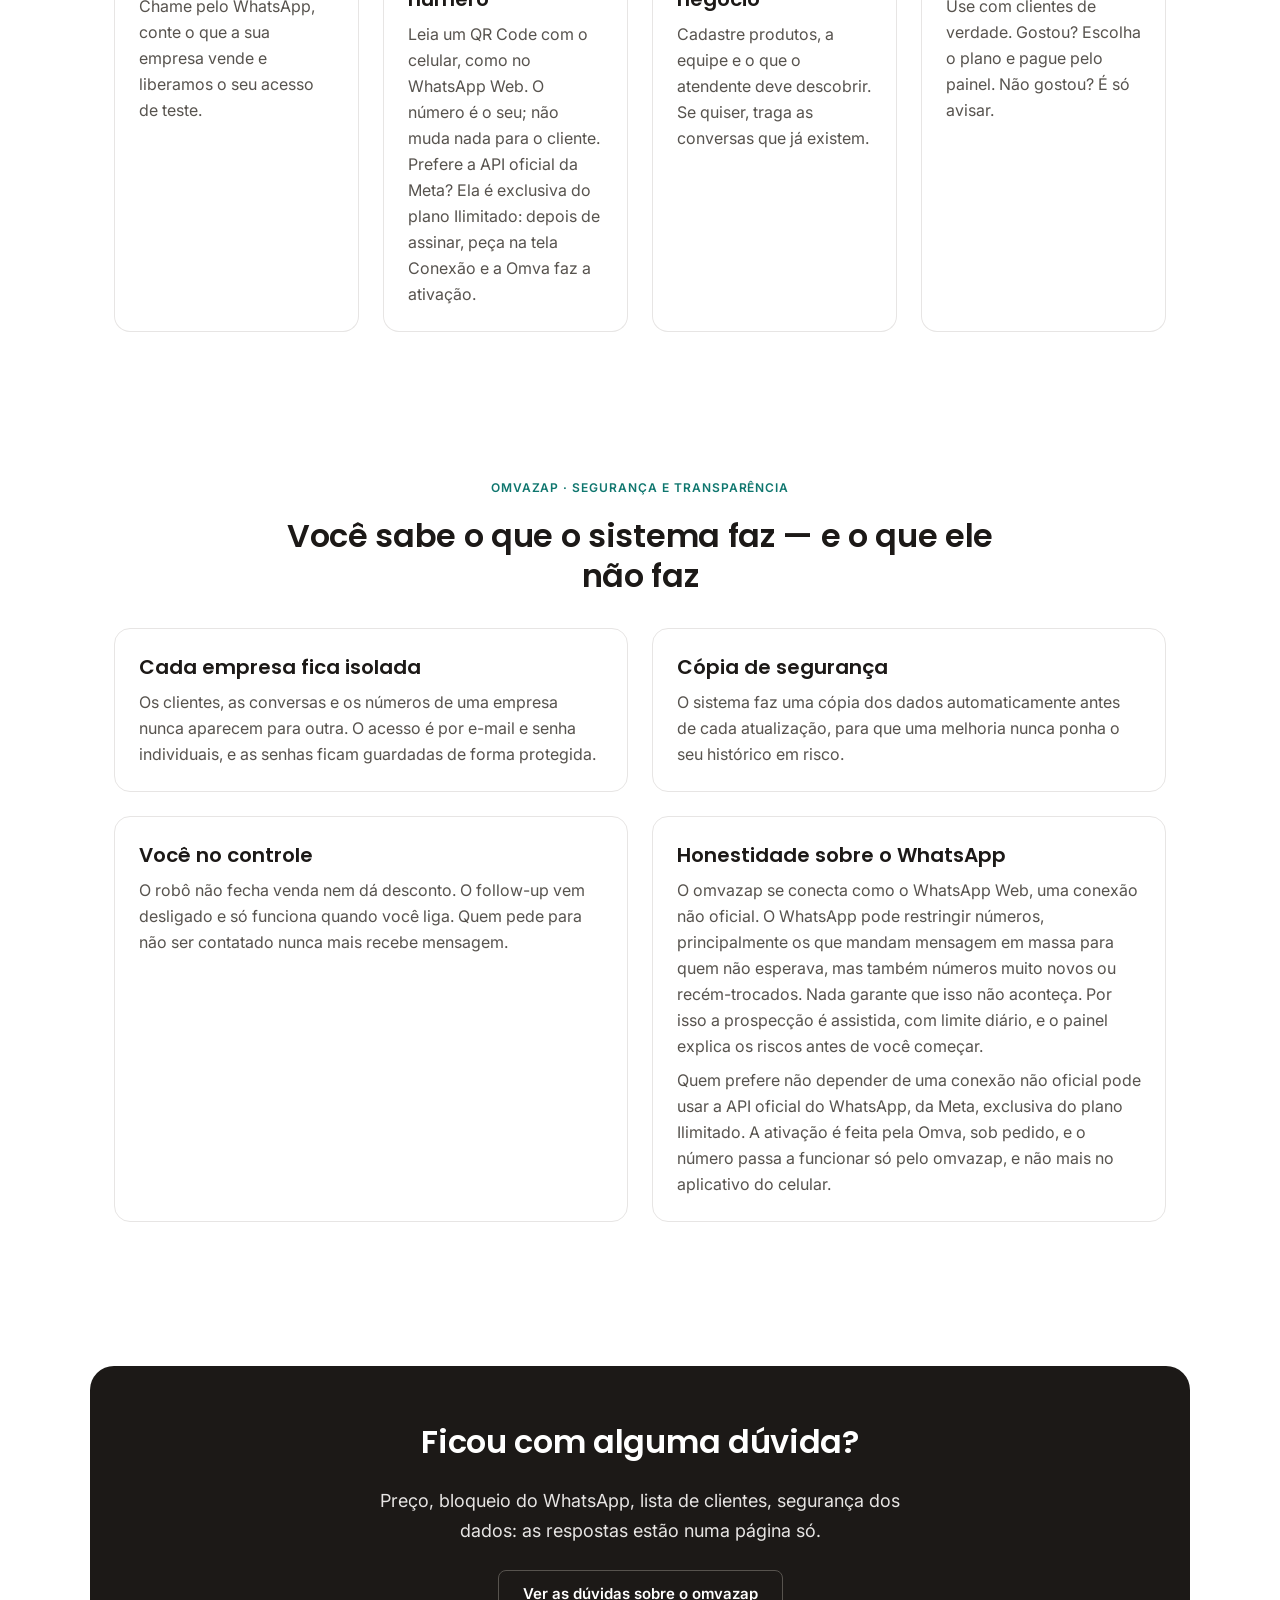
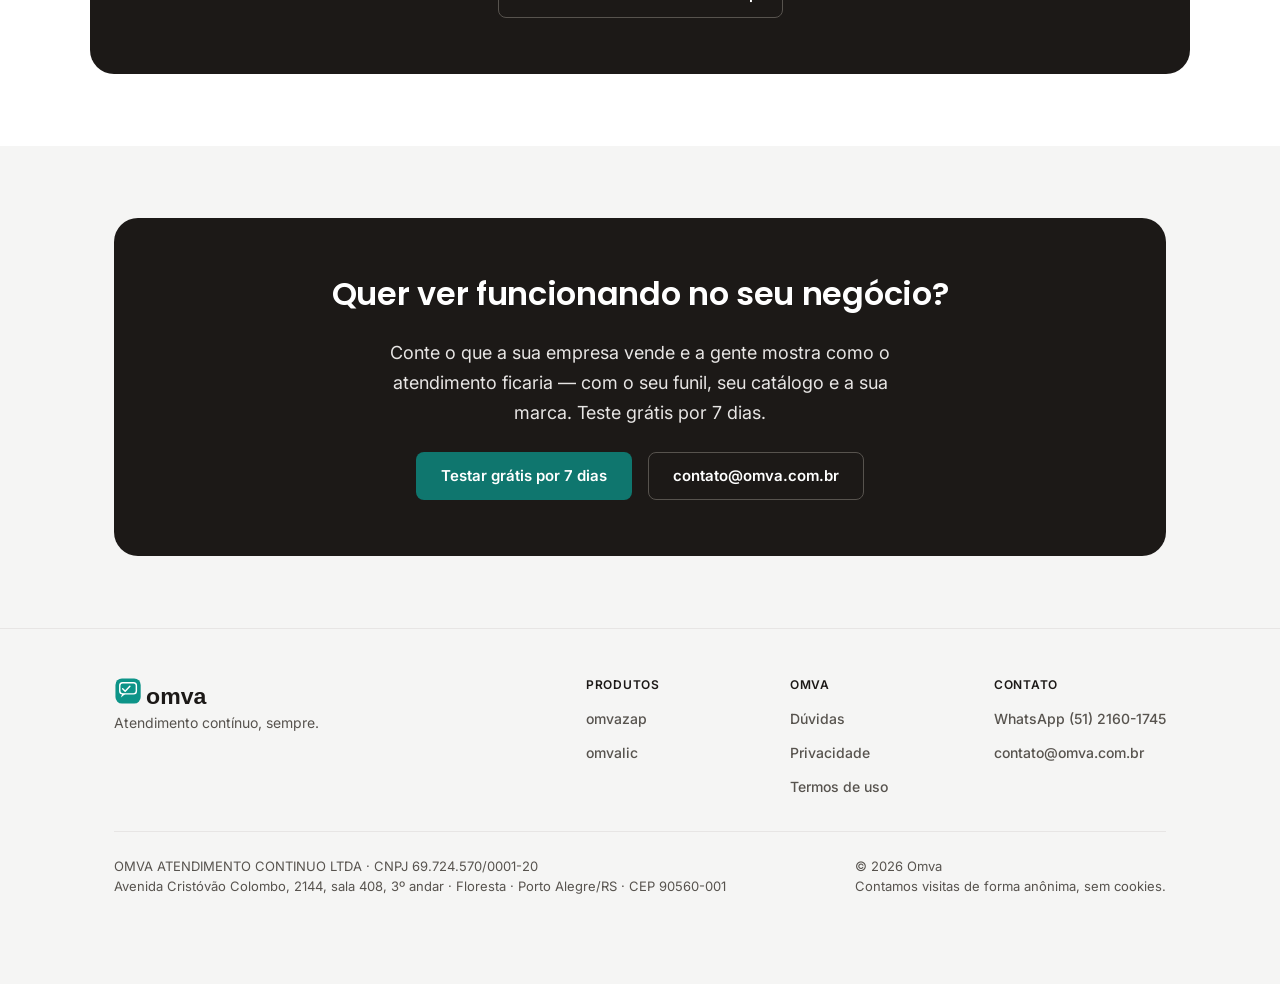
<file: vagas/index.html>
<!DOCTYPE html>
<html lang="pt-BR">
<head>
  <meta charset="UTF-8">
  <meta name="viewport" content="width=device-width, initial-scale=1">
  <title>Omva — teste grátis por 7 dias</title>
  <meta name="robots" content="noindex">
  <!-- Página desativada: a oferta agora é "7 dias grátis". Fica só para quem ainda tem o link antigo (Instagram) cair no lugar certo. -->
  <link rel="canonical" href="https://omva.com.br/omvazap/">
  <meta http-equiv="refresh" content="0; url=/omvazap/">
</head>
<body>
  <p>Esta oferta mudou. <a href="/omvazap/">Teste o omvazap grátis por 7 dias</a>.</p>
  <script>location.replace('/omvazap/');</script>
</body>
</html>
</file>
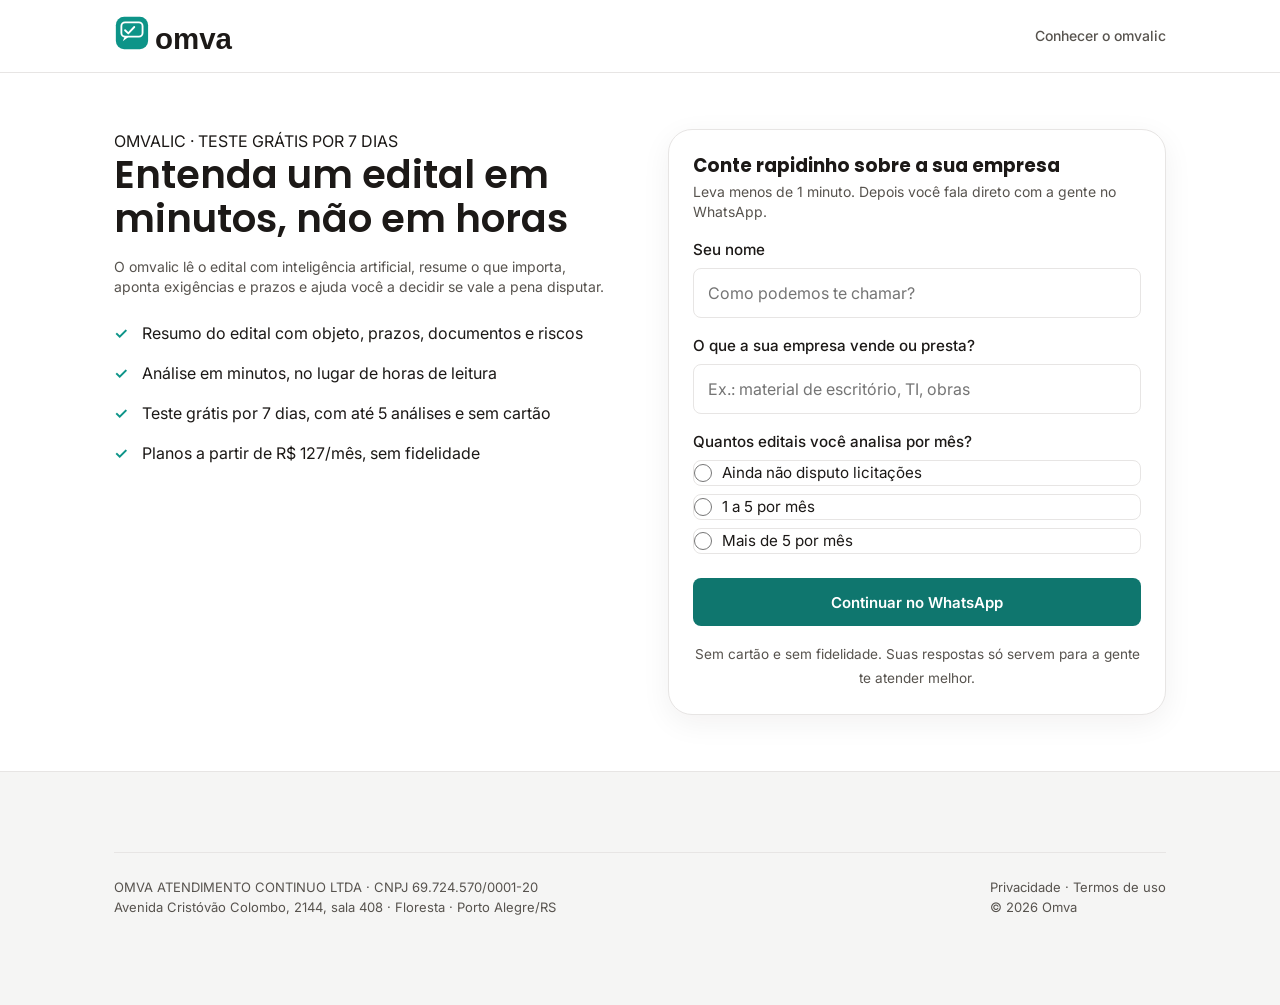
<file: comecar/omvalic/index.html>
<!DOCTYPE html>
<html lang="pt-BR">
<head>
  <meta charset="UTF-8">
  <meta name="viewport" content="width=device-width, initial-scale=1">
  <title>Entenda um edital em minutos, não em horas — Omva</title>
  <meta name="description" content="O omvalic lê o edital com inteligência artificial, resume o que importa, aponta exigências e prazos e ajuda você a decidir se vale a pena disputar.">
  <meta name="robots" content="noindex">
  <link rel="canonical" href="https://omva.com.br/comecar/omvalic/">
  <link rel="icon" href="../../favicon.svg" type="image/svg+xml">
  <link rel="preconnect" href="https://fonts.googleapis.com">
  <link rel="preconnect" href="https://fonts.gstatic.com" crossorigin>
  <link href="https://fonts.googleapis.com/css2?family=Inter:wght@400;500;600&family=Poppins:wght@600&display=swap" rel="stylesheet">
  <link rel="stylesheet" href="../../assets/css/omva.css?v=20261023a">
  <script>document.documentElement.classList.add('js')</script>
  <style>
    .comecar { display: grid; gap: var(--space-5); padding-block: var(--space-5); align-items: start; }
    @media (min-width: 880px) { .comecar { grid-template-columns: 1fr 1fr; gap: 56px; padding-block: 56px; } }
    .comecar h1 { font-family: var(--display); font-weight: 600; font-size: clamp(1.7rem, 4.5vw, 2.4rem); line-height: 1.15; margin: 0 0 var(--space-3); }
    .comecar__lista { list-style: none; margin: var(--space-4) 0 0; padding: 0; display: grid; gap: var(--space-3); }
    .comecar__lista li { padding-left: 28px; position: relative; color: var(--ink); }
    .comecar__lista li::before { content: "✓"; position: absolute; left: 0; color: var(--brand); font-weight: 600; }
    .cartao-form { background: var(--surface); border: 1px solid var(--border); border-radius: var(--radius-lg); padding: var(--space-4); box-shadow: 0 8px 30px rgba(28,25,23,.06); }
    .cartao-form h2 { font-family: var(--display); font-size: 1.15rem; margin: 0 0 var(--space-1); }
    .campo { border: 0; padding: 0; margin: var(--space-3) 0 0; min-width: 0; }
    .campo label, .campo legend { display: block; font-weight: 500; font-size: .95rem; margin-bottom: 6px; padding: 0; }
    .campo input[type=text] { width: 100%; box-sizing: border-box; font: inherit; padding: 12px 14px; border: 1px solid var(--border); border-radius: var(--radius-sm); background: var(--surface); color: var(--ink); }
    .campo input[type=text]:focus-visible { outline: 2px solid var(--brand); outline-offset: 1px; }
    .opcoes { display: grid; gap: 8px; }
    .opcao { display: flex !important; align-items: center; gap: 10px; margin: 0 !important; font-weight: 400 !important; padding: 11px 14px; border: 1px solid var(--border); border-radius: var(--radius-sm); cursor: pointer; }
    .opcao:has(input:checked) { border-color: var(--brand); background: var(--brand-tint); }
    .opcao input { accent-color: var(--brand); width: 18px; height: 18px; margin: 0; }
    .cartao-form .botao { width: 100%; margin-top: var(--space-4); justify-content: center; }
    .cartao-form .nota { margin: var(--space-3) 0 0; font-size: .85rem; color: var(--ink-muted); text-align: center; }
  </style>
</head>
<body>
  <header class="topo">
    <div class="envoltorio linha centro entre topo__interno gap-3">
      <a href="/" aria-label="Omva, página inicial"><img class="topo__logo" src="../../assets/img/omva-logotipo.svg" alt="Omva"></a>
      <a class="topo__link" href="/omvalic/">Conhecer o omvalic</a>
    </div>
  </header>

  <main class="envoltorio comecar">
    <section>
      <p class="rotulo">OMVALIC · TESTE GRÁTIS POR 7 DIAS</p>
      <h1>Entenda um edital em minutos, não em horas</h1>
      <p class="texto-apoio">O omvalic lê o edital com inteligência artificial, resume o que importa, aponta exigências e prazos e ajuda você a decidir se vale a pena disputar.</p>
      <ul class="comecar__lista"><li>Resumo do edital com objeto, prazos, documentos e riscos</li><li>Análise em minutos, no lugar de horas de leitura</li><li>Teste grátis por 7 dias, com até 5 análises e sem cartão</li><li>Planos a partir de R$ 127/mês, sem fidelidade</li></ul>
    </section>

    <section class="cartao-form" aria-labelledby="form-titulo">
      <h2 id="form-titulo">Conte rapidinho sobre a sua empresa</h2>
      <p class="texto-apoio">Leva menos de 1 minuto. Depois você fala direto com a gente no WhatsApp.</p>
      <form id="form" novalidate>
        <div class="campo">
          <label for="nome">Seu nome</label>
          <input id="nome" name="nome" type="text" maxlength="60" autocomplete="name" required placeholder="Como podemos te chamar?">
        </div>
        <div class="campo">
          <label for="vende">O que a sua empresa vende ou presta?</label>
          <input id="vende" name="vende" type="text" maxlength="80" autocomplete="off" required placeholder="Ex.: material de escritório, TI, obras">
        </div>
        <fieldset class="campo">
          <legend>Quantos editais você analisa por mês?</legend>
          <div class="opcoes">
            <label class="opcao"><input type="radio" name="editais" value="Ainda não disputo licitações" required><span>Ainda não disputo licitações</span></label>
            <label class="opcao"><input type="radio" name="editais" value="1 a 5 por mês" required><span>1 a 5 por mês</span></label>
            <label class="opcao"><input type="radio" name="editais" value="Mais de 5 por mês" required><span>Mais de 5 por mês</span></label>
          </div>
        </fieldset>
        <button class="botao botao--principal" type="submit">Continuar no WhatsApp</button>
        <p class="nota">Sem cartão e sem fidelidade. Suas respostas só servem para a gente te atender melhor.</p>
      </form>
    </section>
  </main>

  <footer class="rodape">
    <div class="envoltorio">
      <div class="rodape__base">
        <p class="texto-apoio">OMVA ATENDIMENTO CONTINUO LTDA · CNPJ 69.724.570/0001-20<br>Avenida Cristóvão Colombo, 2144, sala 408 · Floresta · Porto Alegre/RS</p>
        <p class="texto-apoio"><a href="/privacidade/">Privacidade</a> · <a href="/termos/">Termos de uso</a><br>© 2026 Omva</p>
      </div>
    </div>
  </footer>

  <script>
    (function () {
      var NUMERO = '555121601745';
      var CODIGO = 'LIC3';
      var ABERTURA = "Quero analisar um edital grátis";
      var CAMPOS = [{"id": "nome", "rotulo": "Nome"}, {"id": "vende", "rotulo": "O que vende"}, {"id": "editais", "rotulo": "Editais por mês"}];
      var form = document.getElementById('form');

      function limpa(t) { return String(t || '').replace(/[\r\n]+/g, ' ').replace(/\s+/g, ' ').trim(); }

      form.addEventListener('submit', function (e) {
        e.preventDefault();
        if (!form.reportValidity()) return;
        var linhas = [ABERTURA + ' (#' + CODIGO + ')'];
        CAMPOS.forEach(function (c) {
          var el = form.elements[c.id];
          var v = el && el.value ? limpa(el.value) : '';
          if (v) linhas.push(c.rotulo + ': ' + v);
        });
        var q = new URLSearchParams(location.search);
        var anuncio = limpa(q.get('utm_content') || q.get('ad') || '');
        var url = 'https://wa.me/' + NUMERO + '?text=' + encodeURIComponent(linhas.join('\n'));
        // Avisa o contador anônimo (sem cookie) e abre o WhatsApp.
        try { if (navigator.sendBeacon) navigator.sendBeacon('https://omvalic.omva.com.br/api/m', JSON.stringify({ p: location.pathname, e: 'clique_whatsapp', o: (q.get('utm_source') || 'direto').toLowerCase().slice(0, 40) })); } catch (err) {}
        window.location.href = url;
      });
    })();
  </script>
  <script src="../../assets/js/omva.js" defer></script>
</body>
</html>
</file>
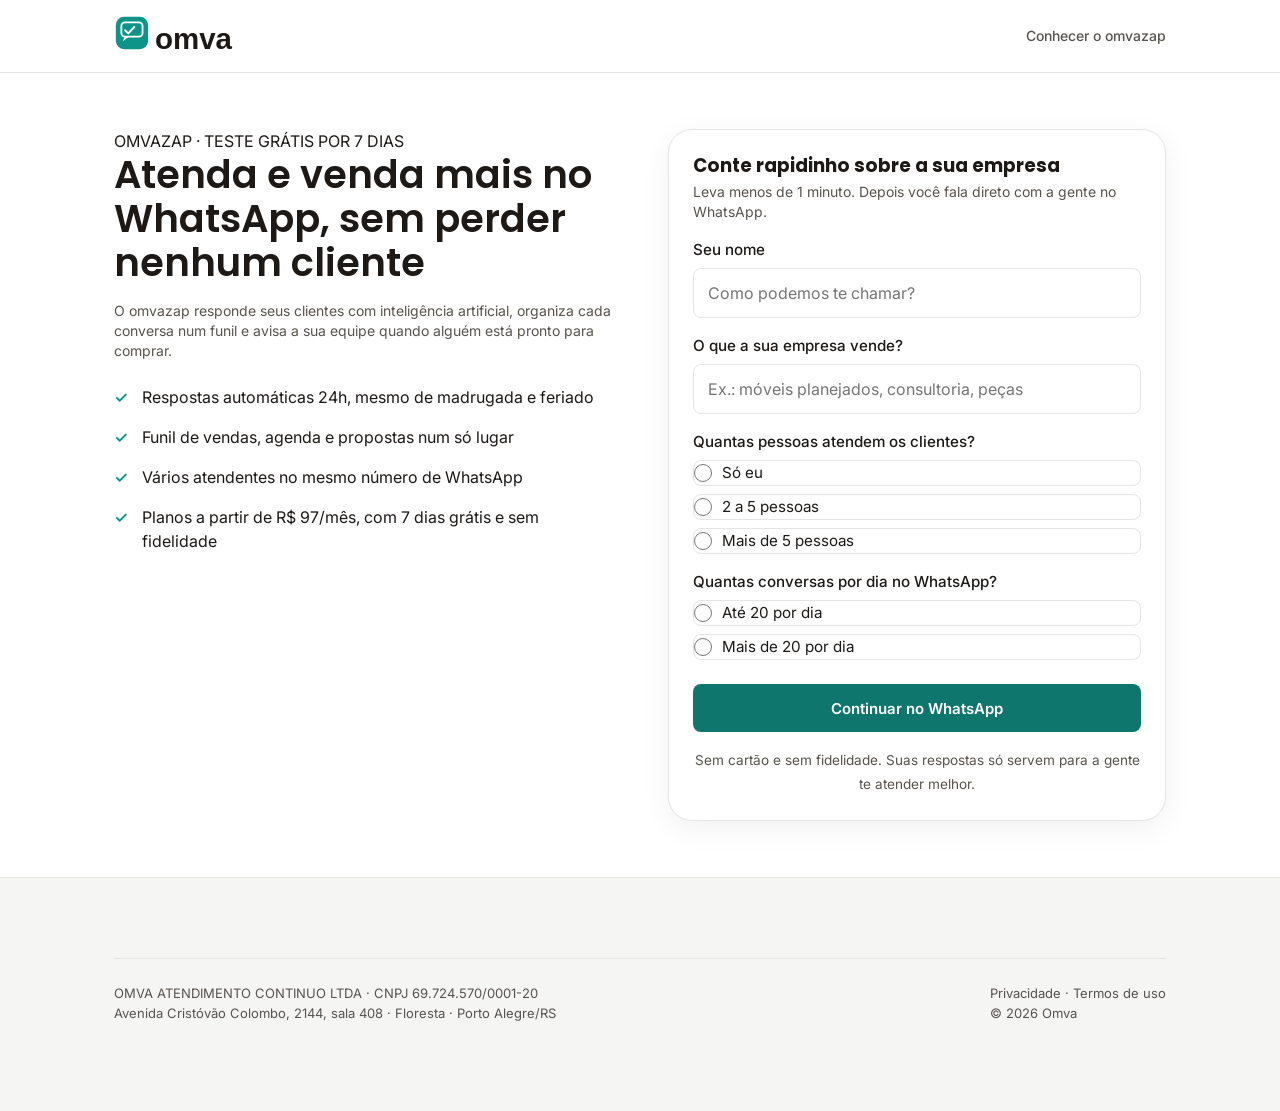
<file: comecar/omvazap/index.html>
<!DOCTYPE html>
<html lang="pt-BR">
<head>
  <meta charset="UTF-8">
  <meta name="viewport" content="width=device-width, initial-scale=1">
  <title>Atenda e venda mais no WhatsApp, sem perder nenhum cliente — Omva</title>
  <meta name="description" content="O omvazap responde seus clientes com inteligência artificial, organiza cada conversa num funil e avisa a sua equipe quando alguém está pronto para comprar.">
  <meta name="robots" content="noindex">
  <link rel="canonical" href="https://omva.com.br/comecar/omvazap/">
  <link rel="icon" href="../../favicon.svg" type="image/svg+xml">
  <link rel="preconnect" href="https://fonts.googleapis.com">
  <link rel="preconnect" href="https://fonts.gstatic.com" crossorigin>
  <link href="https://fonts.googleapis.com/css2?family=Inter:wght@400;500;600&family=Poppins:wght@600&display=swap" rel="stylesheet">
  <link rel="stylesheet" href="../../assets/css/omva.css?v=20261023a">
  <script>document.documentElement.classList.add('js')</script>
  <style>
    .comecar { display: grid; gap: var(--space-5); padding-block: var(--space-5); align-items: start; }
    @media (min-width: 880px) { .comecar { grid-template-columns: 1fr 1fr; gap: 56px; padding-block: 56px; } }
    .comecar h1 { font-family: var(--display); font-weight: 600; font-size: clamp(1.7rem, 4.5vw, 2.4rem); line-height: 1.15; margin: 0 0 var(--space-3); }
    .comecar__lista { list-style: none; margin: var(--space-4) 0 0; padding: 0; display: grid; gap: var(--space-3); }
    .comecar__lista li { padding-left: 28px; position: relative; color: var(--ink); }
    .comecar__lista li::before { content: "✓"; position: absolute; left: 0; color: var(--brand); font-weight: 600; }
    .cartao-form { background: var(--surface); border: 1px solid var(--border); border-radius: var(--radius-lg); padding: var(--space-4); box-shadow: 0 8px 30px rgba(28,25,23,.06); }
    .cartao-form h2 { font-family: var(--display); font-size: 1.15rem; margin: 0 0 var(--space-1); }
    .campo { border: 0; padding: 0; margin: var(--space-3) 0 0; min-width: 0; }
    .campo label, .campo legend { display: block; font-weight: 500; font-size: .95rem; margin-bottom: 6px; padding: 0; }
    .campo input[type=text] { width: 100%; box-sizing: border-box; font: inherit; padding: 12px 14px; border: 1px solid var(--border); border-radius: var(--radius-sm); background: var(--surface); color: var(--ink); }
    .campo input[type=text]:focus-visible { outline: 2px solid var(--brand); outline-offset: 1px; }
    .opcoes { display: grid; gap: 8px; }
    .opcao { display: flex !important; align-items: center; gap: 10px; margin: 0 !important; font-weight: 400 !important; padding: 11px 14px; border: 1px solid var(--border); border-radius: var(--radius-sm); cursor: pointer; }
    .opcao:has(input:checked) { border-color: var(--brand); background: var(--brand-tint); }
    .opcao input { accent-color: var(--brand); width: 18px; height: 18px; margin: 0; }
    .cartao-form .botao { width: 100%; margin-top: var(--space-4); justify-content: center; }
    .cartao-form .nota { margin: var(--space-3) 0 0; font-size: .85rem; color: var(--ink-muted); text-align: center; }
  </style>
</head>
<body>
  <header class="topo">
    <div class="envoltorio linha centro entre topo__interno gap-3">
      <a href="/" aria-label="Omva, página inicial"><img class="topo__logo" src="../../assets/img/omva-logotipo.svg" alt="Omva"></a>
      <a class="topo__link" href="/omvazap/">Conhecer o omvazap</a>
    </div>
  </header>

  <main class="envoltorio comecar">
    <section>
      <p class="rotulo">OMVAZAP · TESTE GRÁTIS POR 7 DIAS</p>
      <h1>Atenda e venda mais no WhatsApp, sem perder nenhum cliente</h1>
      <p class="texto-apoio">O omvazap responde seus clientes com inteligência artificial, organiza cada conversa num funil e avisa a sua equipe quando alguém está pronto para comprar.</p>
      <ul class="comecar__lista"><li>Respostas automáticas 24h, mesmo de madrugada e feriado</li><li>Funil de vendas, agenda e propostas num só lugar</li><li>Vários atendentes no mesmo número de WhatsApp</li><li>Planos a partir de R$ 97/mês, com 7 dias grátis e sem fidelidade</li></ul>
    </section>

    <section class="cartao-form" aria-labelledby="form-titulo">
      <h2 id="form-titulo">Conte rapidinho sobre a sua empresa</h2>
      <p class="texto-apoio">Leva menos de 1 minuto. Depois você fala direto com a gente no WhatsApp.</p>
      <form id="form" novalidate>
        <div class="campo">
          <label for="nome">Seu nome</label>
          <input id="nome" name="nome" type="text" maxlength="60" autocomplete="name" required placeholder="Como podemos te chamar?">
        </div>
        <div class="campo">
          <label for="vende">O que a sua empresa vende?</label>
          <input id="vende" name="vende" type="text" maxlength="80" autocomplete="off" required placeholder="Ex.: móveis planejados, consultoria, peças">
        </div>
        <fieldset class="campo">
          <legend>Quantas pessoas atendem os clientes?</legend>
          <div class="opcoes">
            <label class="opcao"><input type="radio" name="equipe" value="Só eu" required><span>Só eu</span></label>
            <label class="opcao"><input type="radio" name="equipe" value="2 a 5 pessoas" required><span>2 a 5 pessoas</span></label>
            <label class="opcao"><input type="radio" name="equipe" value="Mais de 5 pessoas" required><span>Mais de 5 pessoas</span></label>
          </div>
        </fieldset>
        <fieldset class="campo">
          <legend>Quantas conversas por dia no WhatsApp?</legend>
          <div class="opcoes">
            <label class="opcao"><input type="radio" name="volume" value="Até 20 por dia" required><span>Até 20 por dia</span></label>
            <label class="opcao"><input type="radio" name="volume" value="Mais de 20 por dia" required><span>Mais de 20 por dia</span></label>
          </div>
        </fieldset>
        <button class="botao botao--principal" type="submit">Continuar no WhatsApp</button>
        <p class="nota">Sem cartão e sem fidelidade. Suas respostas só servem para a gente te atender melhor.</p>
      </form>
    </section>
  </main>

  <footer class="rodape">
    <div class="envoltorio">
      <div class="rodape__base">
        <p class="texto-apoio">OMVA ATENDIMENTO CONTINUO LTDA · CNPJ 69.724.570/0001-20<br>Avenida Cristóvão Colombo, 2144, sala 408 · Floresta · Porto Alegre/RS</p>
        <p class="texto-apoio"><a href="/privacidade/">Privacidade</a> · <a href="/termos/">Termos de uso</a><br>© 2026 Omva</p>
      </div>
    </div>
  </footer>

  <script>
    (function () {
      var NUMERO = '555121601745';
      var CODIGO = 'ZAP3';
      var ABERTURA = "Quero testar o omvazap grátis";
      var CAMPOS = [{"id": "nome", "rotulo": "Nome"}, {"id": "vende", "rotulo": "O que vende"}, {"id": "equipe", "rotulo": "Equipe de atendimento"}, {"id": "volume", "rotulo": "Conversas por dia"}];
      var form = document.getElementById('form');

      function limpa(t) { return String(t || '').replace(/[\r\n]+/g, ' ').replace(/\s+/g, ' ').trim(); }

      form.addEventListener('submit', function (e) {
        e.preventDefault();
        if (!form.reportValidity()) return;
        var linhas = [ABERTURA + ' (#' + CODIGO + ')'];
        CAMPOS.forEach(function (c) {
          var el = form.elements[c.id];
          var v = el && el.value ? limpa(el.value) : '';
          if (v) linhas.push(c.rotulo + ': ' + v);
        });
        var q = new URLSearchParams(location.search);
        var anuncio = limpa(q.get('utm_content') || q.get('ad') || '');
        var url = 'https://wa.me/' + NUMERO + '?text=' + encodeURIComponent(linhas.join('\n'));
        // Avisa o contador anônimo (sem cookie) e abre o WhatsApp.
        try { if (navigator.sendBeacon) navigator.sendBeacon('https://omvalic.omva.com.br/api/m', JSON.stringify({ p: location.pathname, e: 'clique_whatsapp', o: (q.get('utm_source') || 'direto').toLowerCase().slice(0, 40) })); } catch (err) {}
        window.location.href = url;
      });
    })();
  </script>
  <script src="../../assets/js/omva.js" defer></script>
</body>
</html>
</file>
<file: assets/css/omva.css>
/*
  omva — site institucional
  Os tokens abaixo vêm do design system da marca (artefato "Omva"), copiados
  com os mesmos nomes. Nenhuma cor literal fora do :root.
*/

:root {
  /* --- Marca --- */
  --brand: #0d9488;
  --brand-hover: #0f766e;
  --brand-tint: #ccfbf1;

  /* --- Neutras --- */
  --ink: #1c1917;
  --ink-muted: #57534e;
  --surface: #ffffff;
  --surface-alt: #f5f5f4;
  --border: #e7e5e4;

  /* --- Semânticas (mesmos significados do produto) --- */
  --success: #15803d;
  --warning: #b45309;
  --error: #b91c1c;
  --info: #1d4ed8;

  /* --- Tipografia --- */
  --display: 'Poppins', sans-serif;
  --sans: 'Inter', system-ui, sans-serif;

  /* --- Espaçamento --- */
  --space-1: 4px;
  --space-2: 8px;
  --space-3: 16px;
  --space-4: 24px;
  --space-5: 32px;

  /* --- Raio --- */
  --radius-sm: 8px;
  --radius-md: 16px;
  --radius-lg: 24px;
  --radius-full: 9999px;

  --largura: 1100px;
}

*, *::before, *::after { box-sizing: border-box; }

body {
  margin: 0;
  font-family: var(--sans);
  font-size: 16px;
  line-height: 24px;
  color: var(--ink);
  background-color: var(--surface);
  -webkit-font-smoothing: antialiased;
}

h1, h2, h3, p, ul, figure { margin: 0; }
ul { padding: 0; list-style: none; }
a { color: inherit; text-decoration: none; }
img, svg { max-width: 100%; }

/* Acessibilidade: o foco pelo teclado precisa ser visível. */
a:focus-visible, button:focus-visible {
  outline: 3px solid var(--brand-hover);
  outline-offset: 3px;
  border-radius: var(--radius-sm);
}

/* ==========================================================================
   Estrutura
   ========================================================================== */

.envoltorio {
  width: 100%;
  max-width: var(--largura);
  margin: 0 auto;
  padding-left: var(--space-4);
  padding-right: var(--space-4);
}

.secao { padding-block: 72px; }
.secao--alt { background-color: var(--surface-alt); }

.pilha { display: flex; flex-direction: column; }
.linha { display: flex; flex-direction: row; }
.centro { align-items: center; }
.entre { justify-content: space-between; }
.quebra { flex-wrap: wrap; }
.gap-2 { gap: var(--space-2); }
.gap-3 { gap: var(--space-3); }
.gap-4 { gap: var(--space-4); }
.gap-5 { gap: var(--space-5); }

/* ==========================================================================
   Tipografia
   ========================================================================== */

.titulo-hero {
  font-family: var(--display);
  font-weight: 600;
  font-size: 48px;
  line-height: 56px;
  letter-spacing: -0.02em;
}

.titulo-secao {
  font-family: var(--display);
  font-weight: 600;
  font-size: 32px;
  line-height: 40px;
  letter-spacing: -0.01em;
}

.titulo-card {
  font-family: var(--display);
  font-weight: 600;
  font-size: 20px;
  line-height: 28px;
}

.texto { font-size: 16px; line-height: 26px; }
.texto-grande { font-size: 18px; line-height: 30px; }
.texto-apoio { font-size: 14px; line-height: 20px; color: var(--ink-muted); }
.legenda {
  font-size: 12px;
  line-height: 16px;
  font-weight: 500;
  color: var(--ink-muted);
}

.suave { color: var(--ink-muted); }

/* A cor da marca tem 3,74:1 sobre branco — só pode em texto grande (24px+).
   Para texto pequeno em destaque, usamos o tom escuro (5,47:1). */
.destaque { color: var(--brand-hover); font-weight: 600; }

.olho {
  font-family: var(--sans);
  font-size: 12px;
  font-weight: 600;
  letter-spacing: 0.08em;
  text-transform: uppercase;
  color: var(--brand-hover);
}

/* ==========================================================================
   Cabeçalho
   ========================================================================== */

.topo {
  position: sticky;
  top: 0;
  z-index: 10;
  background-color: var(--surface);
  border-bottom: 1px solid var(--border);
}

.topo__interno { min-height: 72px; }
.topo__logo { height: 36px; width: auto; }

.topo__nav { gap: var(--space-4); align-items: center; }
.topo__link { font-size: 14px; font-weight: 500; color: var(--ink-muted); }
.topo__link:hover { color: var(--ink); }

/* ==========================================================================
   Botões
   ========================================================================== */

.botao {
  display: inline-flex;
  align-items: center;
  justify-content: center;
  gap: var(--space-2);
  min-height: 48px;
  padding: 0 var(--space-4);
  border: 1px solid transparent;
  border-radius: var(--radius-sm);
  font-family: var(--sans);
  font-size: 15px;
  font-weight: 600;
  cursor: pointer;
  transition: background-color .18s ease, border-color .18s ease;
}

/* Fundo no tom escuro da marca: branco sobre ele dá 5,47:1 e passa em AA. */
.botao--principal { background-color: var(--brand-hover); color: var(--surface); }
.botao--principal:hover { background-color: var(--ink); }

.botao--secundario {
  background-color: var(--surface);
  border-color: var(--border);
  color: var(--ink);
}
.botao--secundario:hover { border-color: var(--ink-muted); }

.botao--compacto { min-height: 40px; font-size: 14px; }

/* ==========================================================================
   Hero
   ========================================================================== */

.hero { padding-block: 88px 72px; }
.hero__texto { max-width: 560px; }
.hero__conteudo { gap: 56px; align-items: center; }

/* ==========================================================================
   Kanban ilustrativo (mostra o produto de verdade, não um desenho genérico)
   ========================================================================== */

.quadro {
  background-color: var(--surface-alt);
  border: 1px solid var(--border);
  border-radius: var(--radius-lg);
  padding: var(--space-3);
  gap: var(--space-2);
  flex: 1 1 380px;
  min-width: 0;
  overflow-x: auto;
}

.coluna {
  flex: 1 0 128px;
  gap: var(--space-2);
  min-width: 0;
}

.coluna__titulo { gap: var(--space-2); align-items: center; padding-inline: var(--space-1); }

.ponto {
  width: 8px;
  height: 8px;
  border-radius: var(--radius-full);
  flex: none;
}
.ponto--novo { background-color: var(--info); }
.ponto--negociacao { background-color: var(--warning); }
.ponto--proposta { background-color: var(--brand); }
.ponto--fechado { background-color: var(--success); }

.cartao {
  background-color: var(--surface);
  border: 1px solid var(--border);
  border-radius: var(--radius-sm);
  padding: var(--space-2);
  gap: var(--space-1);
}

.cartao__nome { font-size: 13px; font-weight: 600; line-height: 18px; }

.barra {
  height: 3px;
  background-color: var(--border);
  border-radius: var(--radius-full);
  overflow: hidden;
}
.barra__cheio { height: 100%; background-color: var(--brand); border-radius: var(--radius-full); }

/* ==========================================================================
   Cards de conteúdo
   ========================================================================== */

.cards { gap: var(--space-4); }

.card {
  flex: 1 1 300px;
  min-width: 0;
  background-color: var(--surface);
  border: 1px solid var(--border);
  border-radius: var(--radius-md);
  padding: var(--space-4);
  gap: var(--space-2);
}

.card--limpo { background-color: transparent; border: none; padding: 0; }

.selo-icone {
  width: 44px;
  height: 44px;
  border-radius: var(--radius-sm);
  background-color: var(--brand-tint);
  color: var(--brand-hover);
  display: inline-flex;
  align-items: center;
  justify-content: center;
  flex: none;
}

.numero {
  font-family: var(--display);
  font-weight: 600;
  font-size: 24px;
  line-height: 32px;
  color: var(--brand);
}

/* ==========================================================================
   Planos
   ========================================================================== */

.plano { position: relative; justify-content: space-between; }

.plano__lista { flex: 1; }

.plano__check {
  color: var(--brand-hover);
  font-weight: 600;
  flex: none;
}

/* O plano recomendado precisa se destacar sem gritar mais que o botão principal. */
.plano--recomendado { border-color: var(--brand); border-width: 2px; }

.plano__selo {
  position: absolute;
  top: -13px;
  left: var(--space-4);
  background-color: var(--brand-hover);
  color: var(--surface);
  font-size: 12px;
  font-weight: 600;
  padding: 2px 12px;
  border-radius: var(--radius-full);
}

/* ==========================================================================
   Dúvidas frequentes
   ========================================================================== */

/*
  <details>/<summary> nativo: acordeão sem uma linha de JavaScript, e que
  funciona com leitor de tela e busca do navegador (Ctrl+F) por padrão.
*/
.faq__item {
  background-color: var(--surface);
  border: 1px solid var(--border);
  border-radius: var(--radius-md);
  padding: var(--space-3) var(--space-4);
}

.faq__pergunta {
  font-family: var(--display);
  font-weight: 600;
  font-size: 17px;
  line-height: 26px;
  cursor: pointer;
  list-style: none;
  display: flex;
  align-items: center;
  justify-content: space-between;
  gap: var(--space-3);
}

/* O marcador nativo (triângulo do Chrome, losango do Safari) muda de navegador
   para navegador — desenhamos o nosso, sempre igual, e escondemos o padrão. */
.faq__pergunta::-webkit-details-marker { display: none; }
.faq__pergunta::marker { content: ''; }

.faq__pergunta::after {
  content: '+';
  font-family: var(--sans);
  font-weight: 400;
  font-size: 22px;
  color: var(--ink-muted);
  flex: none;
  transition: transform .18s ease;
}

.faq__item[open] .faq__pergunta::after { content: '−'; }

.faq__resposta { padding-top: var(--space-2); }

/* ==========================================================================
   Botão flutuante do WhatsApp
   ========================================================================== */

/*
  O mesmo caminho de conversão do resto da página, só que sempre à mão
  enquanto a pessoa rola. Cor oficial do WhatsApp aqui é proposital: é o selo
  que a pessoa já reconhece de outros sites, e não é a cor da marca Omva —
  então não entra em :root.
*/
.whats-flutuante {
  position: fixed;
  right: var(--space-4);
  bottom: var(--space-4);
  z-index: 20;
  width: 56px;
  height: 56px;
  border-radius: var(--radius-full);
  background-color: #25d366;
  color: #ffffff;
  display: flex;
  align-items: center;
  justify-content: center;
  box-shadow: 0 6px 20px rgba(0, 0, 0, .2);
  transition: transform .15s ease;
}
.whats-flutuante:hover { transform: scale(1.06); }

/* ==========================================================================
   Chamada final
   ========================================================================== */

.chamada {
  background-color: var(--ink);
  color: var(--surface);
  border-radius: var(--radius-lg);
  padding: 56px var(--space-5);
  gap: var(--space-4);
  align-items: center;
  text-align: center;
}

.chamada .suave { color: var(--border); }
.chamada .botao--secundario {
  background-color: transparent;
  border-color: var(--ink-muted);
  color: var(--surface);
}
.chamada .botao--secundario:hover { border-color: var(--surface); }

/* ==========================================================================
   Rodapé
   ========================================================================== */

.rodape {
  border-top: 1px solid var(--border);
  background-color: var(--surface-alt);
  /* Folga embaixo: o botão flutuante do WhatsApp fica fixo no canto e cobriria o último texto. */
  padding-block: 48px 88px;
}

/* Em cima: a marca à esquerda e as colunas de links à direita. Embaixo, numa faixa à parte: os dados da empresa. */
.rodape__topo {
  display: flex;
  flex-wrap: wrap;
  justify-content: space-between;
  align-items: flex-start;
  gap: var(--space-5) 64px;
}

.rodape__marca {
  display: flex;
  flex-direction: column;
  align-items: flex-start; /* sem isto o logo se estica até a largura da coluna e o desenho fica solto no meio */
  gap: var(--space-2);
}
.rodape__logo { height: 28px; width: auto; }

.rodape__colunas {
  display: flex;
  flex-wrap: wrap;
  gap: var(--space-5) 64px;
}

.rodape__coluna {
  display: flex;
  flex-direction: column;
  align-items: flex-start;
  gap: 10px;
  min-width: 140px;
}

.rodape__titulo {
  font-size: 12px;
  line-height: 16px;
  font-weight: 600;
  letter-spacing: 0.06em;
  text-transform: uppercase;
  color: var(--ink);
  margin-bottom: var(--space-1);
}

.rodape__base {
  display: flex;
  flex-wrap: wrap;
  justify-content: space-between;
  gap: var(--space-2) var(--space-5);
  margin-top: var(--space-5);
  padding-top: var(--space-4);
  border-top: 1px solid var(--border);
}
.rodape__base .texto-apoio { font-size: 13px; line-height: 20px; }

/* ==========================================================================
   Telas pequenas
   ========================================================================== */

@media (max-width: 820px) {
  .secao { padding-block: 56px; }
  .hero { padding-block: 56px 48px; }
  .titulo-hero { font-size: 36px; line-height: 44px; }
  .titulo-secao { font-size: 26px; line-height: 34px; }
  /*
    `flex-wrap: wrap` precisa sair junto com a virada para coluna. Num container
    de coluna com wrap, cada linha é dimensionada pelo conteúdo, e o
    `align-items: stretch` estica o filho até a LINHA (a largura do texto), não
    até a tela — o bloco fica maior que o celular e a página rola de lado.
  */
  .empilha {
    flex-direction: column;
    flex-wrap: nowrap;
    align-items: stretch;
  }

  /* Larguras pensadas para o desktop não podem sobreviver ao empilhamento. */
  .hero__texto,
  .quadro { max-width: 100%; }
  .topo__nav { gap: var(--space-3); }
  .esconde-mobile { display: none; }
  .chamada { padding: 40px var(--space-4); }
}

/* ==========================================================================
   Página de vagas (vem do Instagram)
   ========================================================================== */

/*
  Cores do balão de conversa do WhatsApp, só para o exemplo ilustrativo da
  página. Não são da marca Omva — são as que a pessoa reconhece de cara como
  "conversa de WhatsApp".
*/
:root {
  --zap-fundo: #efeae2;
  --zap-saida: #d9fdd3;
}

/* Faixa fina no alto da página inicial, levando para a página de vagas. */
.aviso-topo {
  display: block;
  padding: var(--space-2) var(--space-3);
  background-color: var(--ink);
  color: var(--surface);
  text-align: center;
  font-size: 14px;
  line-height: 20px;
  font-weight: 500;
}
.aviso-topo strong { color: var(--brand-tint); font-weight: 600; }
.aviso-topo span { text-decoration: underline; text-underline-offset: 3px; }
.aviso-topo:hover span { color: var(--brand-tint); }

/* Hero da página de vagas: o título pesa mais e o botão é maior. */
.hero--vagas { padding-block: 64px 56px; }
.selo-oferta {
  align-self: flex-start;
  display: inline-flex;
  align-items: center;
  gap: var(--space-2);
  padding: 6px 14px;
  border-radius: var(--radius-full);
  background-color: var(--brand-tint);
  color: var(--brand-hover);
  font-size: 13px;
  line-height: 20px;
  font-weight: 600;
}
.botao--grande { min-height: 56px; padding: 0 var(--space-5); font-size: 17px; }

/* Três números que cabem numa olhada. */
.fatos { gap: var(--space-4); }
.fato { flex: 1 1 140px; min-width: 0; gap: 2px; }
.fato__valor {
  font-family: var(--display);
  font-weight: 600;
  font-size: 32px;
  line-height: 40px;
  color: var(--brand-hover);
}

/* Exemplo de conversa, no jeito do WhatsApp. */
.zap {
  flex: 1 1 340px;
  min-width: 0;
  max-width: 420px;
  border: 1px solid var(--border);
  border-radius: var(--radius-lg);
  overflow: hidden;
  background-color: var(--zap-fundo);
  box-shadow: 0 12px 32px rgba(28, 25, 23, .12);
}
.zap__topo {
  gap: var(--space-3);
  align-items: center;
  padding: var(--space-3);
  background-color: var(--surface);
  border-bottom: 1px solid var(--border);
}
.zap__avatar {
  width: 40px;
  height: 40px;
  border-radius: var(--radius-full);
  background-color: var(--brand-tint);
  color: var(--brand-hover);
  display: inline-flex;
  align-items: center;
  justify-content: center;
  font-weight: 600;
  flex: none;
}
.zap__corpo { padding: var(--space-3); gap: var(--space-2); }
.zap__bolha {
  max-width: 85%;
  padding: 8px 12px;
  border-radius: var(--radius-sm);
  background-color: var(--surface);
  font-size: 15px;
  line-height: 22px;
  box-shadow: 0 1px 1px rgba(28, 25, 23, .12);
}
.zap__bolha--saida { align-self: flex-end; background-color: var(--zap-saida); }
.zap__bolha--entrada { align-self: flex-start; }
.zap__hora { display: block; text-align: right; font-size: 11px; line-height: 14px; color: var(--ink-muted); }
.zap__dia {
  align-self: center;
  padding: 2px 12px;
  border-radius: var(--radius-sm);
  background-color: var(--surface);
  font-size: 12px;
  line-height: 18px;
  color: var(--ink-muted);
}

/* "Sem" e "com": o contraste que a página inteira defende. */
.contraste { gap: var(--space-4); }
.contraste__lado {
  flex: 1 1 320px;
  min-width: 0;
  gap: var(--space-3);
  padding: var(--space-4);
  border: 1px solid var(--border);
  border-radius: var(--radius-md);
  background-color: var(--surface);
}
.contraste__lado--com { border-color: var(--brand); border-width: 2px; }
.contraste__marca { flex: none; font-weight: 600; }
.contraste__marca--nao { color: var(--error); }
.contraste__marca--sim { color: var(--brand-hover); }

/* Barra de conversão fixa no celular: o botão nunca sai da tela. */
.cta-fixo {
  position: fixed;
  left: 0;
  right: 0;
  bottom: 0;
  z-index: 20;
  padding: var(--space-3);
  background-color: var(--surface);
  border-top: 1px solid var(--border);
  box-shadow: 0 -6px 20px rgba(28, 25, 23, .08);
}
.cta-fixo .botao { width: 100%; }

@media (min-width: 821px) {
  .cta-fixo { display: none; }
}

@media (max-width: 820px) {
  .hero--vagas { padding-block: 40px 40px; }
  .hero--vagas .titulo-hero { font-size: 34px; line-height: 42px; }
  .zap { max-width: 100%; }
  .botao--grande { width: 100%; padding: 0 var(--space-4); }
  /* Espaço para a barra fixa não cobrir o rodapé. */
  .com-cta-fixo { padding-bottom: 88px; }
}

/* ==========================================================================
   Atualização: confiança, telas do painel, comparativo, passos e preços
   ========================================================================== */

/* Faixa de garantias logo abaixo dos botões do hero: tira o medo de começar. */
.confianca { gap: var(--space-2) var(--space-4); }
.confianca__item {
  display: inline-flex;
  align-items: center;
  gap: var(--space-2);
  font-size: 14px;
  line-height: 20px;
  font-weight: 500;
  color: var(--ink-muted);
}
.confianca__item::before {
  content: '✓';
  color: var(--brand-hover);
  font-weight: 600;
}

/* --- Telas do painel (ilustrações em HTML, com os mesmos nomes e fases do produto) --- */
.tela {
  flex: 1 1 320px;
  min-width: 0;
  background-color: var(--surface);
  border: 1px solid var(--border);
  border-radius: var(--radius-md);
  overflow: hidden;
  box-shadow: 0 8px 24px rgba(28, 25, 23, .06);
}
.tela__barra {
  gap: 6px;
  align-items: center;
  padding: 10px var(--space-3);
  background-color: var(--surface-alt);
  border-bottom: 1px solid var(--border);
}
.tela__ponto { width: 9px; height: 9px; border-radius: var(--radius-full); background-color: var(--border); flex: none; }
.tela__titulo { margin-left: var(--space-2); font-size: 12px; line-height: 16px; font-weight: 600; color: var(--ink-muted); }
.tela__corpo { padding: var(--space-3); gap: var(--space-3); }
.tela__legenda { padding: var(--space-3); border-top: 1px solid var(--border); gap: var(--space-1); }

.mini-fichas { gap: var(--space-2); flex-wrap: wrap; }
.mini-ficha {
  display: inline-flex;
  align-items: center;
  gap: 6px;
  padding: 4px 10px;
  border-radius: var(--radius-full);
  font-size: 12px;
  line-height: 16px;
  font-weight: 600;
  background-color: var(--surface-alt);
  border: 1px solid var(--border);
}
.mini-ficha b {
  min-width: 18px;
  height: 18px;
  padding: 0 5px;
  border-radius: var(--radius-full);
  background-color: var(--warning);
  color: var(--surface);
  display: inline-flex;
  align-items: center;
  justify-content: center;
  font-size: 11px;
}
.mini-ficha--perigo b { background-color: var(--error); }
.mini-ficha--ok b { background-color: var(--success); }

.mini-numeros { gap: var(--space-2); }
.mini-numero {
  flex: 1 1 0;
  min-width: 0;
  border: 1px solid var(--border);
  border-radius: var(--radius-sm);
  padding: var(--space-2);
  gap: 2px;
}
.mini-numero strong { font-family: var(--display); font-size: 18px; line-height: 24px; }

.mini-linha { gap: var(--space-2); align-items: center; font-size: 12px; line-height: 16px; }
.mini-linha span:first-child { flex: 0 0 82px; color: var(--ink-muted); }
.mini-trilho { flex: 1; height: 8px; background-color: var(--surface-alt); border-radius: var(--radius-full); overflow: hidden; }
.mini-trilho i { display: block; height: 100%; border-radius: var(--radius-full); background-color: var(--brand); }

/* Calendário em miniatura */
.mini-calendario { border: 1px solid var(--border); border-radius: var(--radius-sm); overflow: hidden; }
.mini-semana { border-bottom: 1px solid var(--border); }
.mini-semana:last-child { border-bottom: 0; }
.mini-dia {
  flex: 1 1 0;
  min-width: 0;
  min-height: 34px;
  padding: 3px 4px;
  border-right: 1px solid var(--border);
  font-size: 11px;
  line-height: 14px;
  color: var(--ink-muted);
  gap: 2px;
}
.mini-dia:last-child { border-right: 0; }
.mini-dia--cab { min-height: 0; background-color: var(--surface-alt); text-align: center; font-weight: 600; }
.mini-dia--hoje { background-color: var(--brand-tint); color: var(--ink); font-weight: 600; }
.mini-evento { display: block; height: 5px; border-radius: var(--radius-full); background-color: var(--brand); }
.mini-evento--alerta { background-color: var(--warning); }
.mini-evento--ok { background-color: var(--success); }
.mini-pessoas { gap: var(--space-2); flex-wrap: wrap; }
.mini-pessoa {
  padding: 4px 10px;
  border-radius: var(--radius-sm);
  border: 1px solid var(--border);
  font-size: 12px;
  line-height: 16px;
  font-weight: 600;
}
.mini-pessoa--marcada { border-color: var(--brand); background-color: var(--brand-tint); }

/* Proposta pelo link */
.mini-proposta { border: 1px solid var(--border); border-radius: var(--radius-sm); padding: var(--space-3); gap: var(--space-2); }
.mini-proposta__linha { justify-content: space-between; gap: var(--space-3); font-size: 13px; line-height: 18px; }
.mini-proposta__total {
  border-top: 1px dashed var(--border);
  padding-top: var(--space-2);
  justify-content: space-between;
  font-weight: 600;
}
.mini-botoes { gap: var(--space-2); }
.mini-botao {
  flex: 1;
  text-align: center;
  padding: 7px 10px;
  border-radius: var(--radius-sm);
  font-size: 13px;
  line-height: 18px;
  font-weight: 600;
  border: 1px solid var(--border);
}
.mini-botao--principal { background-color: var(--brand-hover); border-color: var(--brand-hover); color: var(--surface); }
.mini-aviso {
  gap: var(--space-2);
  padding: 6px 10px;
  border-radius: var(--radius-sm);
  background-color: var(--surface-alt);
  font-size: 12px;
  line-height: 16px;
  color: var(--ink-muted);
  align-items: center;
}
.mini-aviso::before { content: ''; width: 8px; height: 8px; border-radius: var(--radius-full); background-color: var(--success); flex: none; }

/* --- Comparativo: sem e com o omvazap --- */
.comparativo { border: 1px solid var(--border); border-radius: var(--radius-md); overflow: hidden; background-color: var(--surface); }
.comparativo__linha { border-bottom: 1px solid var(--border); }
.comparativo__linha:last-child { border-bottom: 0; }
.comparativo__celula { flex: 1 1 0; min-width: 0; padding: var(--space-3) var(--space-4); }
.comparativo__celula--tema { flex: 0 0 26%; font-weight: 600; }
.comparativo__celula--sem { color: var(--ink-muted); }
.comparativo__celula--com { background-color: var(--brand-tint); }
.comparativo__cabecalho .comparativo__celula {
  background-color: var(--surface-alt);
  font-family: var(--display);
  font-weight: 600;
  font-size: 15px;
}
.comparativo__cabecalho .comparativo__celula--com { background-color: var(--brand-tint); color: var(--brand-hover); }
.comparativo__rotulo { display: none; font-size: 12px; font-weight: 600; letter-spacing: .06em; text-transform: uppercase; margin-bottom: 2px; }

/* --- Passos de começo (do teste à assinatura) --- */
.passos { gap: var(--space-4); }
.passo {
  flex: 1 1 220px;
  min-width: 0;
  gap: var(--space-2);
  padding-top: var(--space-3);
  border-top: 3px solid var(--brand);
}
.passo__quando { font-size: 12px; font-weight: 600; letter-spacing: .08em; text-transform: uppercase; color: var(--brand-hover); }

/* --- Preço --- */
.preco { align-items: baseline; gap: var(--space-1); }
.preco__valor { font-family: var(--display); font-weight: 600; font-size: 36px; line-height: 44px; letter-spacing: -0.02em; }
.preco__periodo { font-size: 14px; color: var(--ink-muted); }
.plano__nota { font-size: 13px; line-height: 18px; color: var(--ink-muted); }

.garantias { gap: var(--space-2) var(--space-4); justify-content: center; }

@media (max-width: 820px) {
  .comparativo__cabecalho { display: none; }
  .comparativo__linha { flex-direction: column; }
  .comparativo__celula--tema { flex: none; background-color: var(--surface-alt); }
  .comparativo__rotulo { display: block; }
  .mini-linha span:first-child { flex-basis: 70px; }
}

/* ==========================================================================
   Apresentação da Omva (empresa) e dos produtos
   ========================================================================== */

.produtos-lista { flex: 1 1 340px; min-width: 0; max-width: 460px; }

.produto-destaque {
  background-color: var(--surface);
  border: 2px solid var(--brand);
  border-radius: var(--radius-lg);
  padding: var(--space-4);
  box-shadow: 0 8px 24px rgba(28, 25, 23, .06);
}
.produto-destaque:hover { border-color: var(--brand-hover); }
.produto-destaque__selo {
  align-self: flex-start;
  background-color: var(--brand-tint);
  color: var(--brand-hover);
  font-size: 12px;
  font-weight: 600;
  padding: 2px 12px;
  border-radius: var(--radius-full);
}
.produto-destaque__nome { font-family: var(--display); font-weight: 600; font-size: 32px; line-height: 40px; letter-spacing: -0.01em; }
.produto-breve {
  border: 1px dashed var(--border);
  border-radius: var(--radius-md);
  padding: var(--space-3) var(--space-4);
}

/* ==========================================================================
   Carrossel de telas (rolagem horizontal com encaixe; setas e pontos via JS)
   ========================================================================== */

/*
  Sem JavaScript o carrossel continua funcionando: é só uma faixa que rola de lado
  (com o dedo, o mouse ou o teclado). As setas e os pontos são um extra.
*/
.carrossel { gap: var(--space-3); }

.carrossel__faixa {
  gap: var(--space-4);
  overflow-x: auto;
  scroll-snap-type: x mandatory;
  scroll-behavior: smooth;
  padding: var(--space-1) var(--space-1) var(--space-3);
  scrollbar-width: thin;
  -webkit-overflow-scrolling: touch;
}
.carrossel__faixa:focus-visible { outline: 3px solid var(--brand-hover); outline-offset: 2px; border-radius: var(--radius-md); }

.tela.carrossel__slide {
  flex: 0 0 min(400px, 86%);
  scroll-snap-align: start;
}

.carrossel__controles { display: none; align-items: center; justify-content: center; gap: var(--space-3); }
.js .carrossel__controles { display: flex; }

.carrossel__seta {
  width: 44px;
  height: 44px;
  border-radius: var(--radius-full);
  border: 1px solid var(--border);
  background-color: var(--surface);
  color: var(--ink);
  font-size: 20px;
  line-height: 1;
  cursor: pointer;
}
.carrossel__seta:hover { border-color: var(--ink-muted); }
.carrossel__seta:disabled { opacity: .4; cursor: default; }
.carrossel__seta:focus-visible { outline: 3px solid var(--brand-hover); outline-offset: 3px; }

.carrossel__pontos { gap: var(--space-2); align-items: center; }
.carrossel__ponto {
  width: 10px;
  height: 10px;
  padding: 0;
  border-radius: var(--radius-full);
  border: 0;
  background-color: var(--border);
  cursor: pointer;
}
.carrossel__ponto[aria-current="true"] { background-color: var(--brand-hover); width: 24px; }
.carrossel__ponto:focus-visible { outline: 3px solid var(--brand-hover); outline-offset: 3px; }

/* --- Telas novas do carrossel: monitor do WhatsApp e follow-up --- */
.mini-zap { border: 1px solid var(--border); border-radius: var(--radius-sm); overflow: hidden; min-height: 230px; }
.mini-zap__lista { flex: 0 0 34%; border-right: 1px solid var(--border); background-color: var(--surface-alt); }
.mini-zap__contato {
  padding: 8px 10px;
  font-size: 12px;
  line-height: 16px;
  font-weight: 600;
  border-bottom: 1px solid var(--border);
}
.mini-zap__contato--ativo { background-color: var(--brand-tint); }
.mini-zap__conversa { flex: 1; min-width: 0; padding: var(--space-2); gap: 6px; background-color: var(--zap-fundo); justify-content: center; }
.mini-balao {
  max-width: 88%;
  padding: 6px 10px;
  border-radius: var(--radius-sm);
  font-size: 12px;
  line-height: 16px;
  background-color: var(--surface);
}
.mini-balao--saida { align-self: flex-end; background-color: var(--zap-saida); }
.mini-zap__autor { align-self: flex-end; font-size: 11px; line-height: 14px; font-weight: 600; color: var(--brand-hover); }
.mini-zap__ticks { align-self: flex-end; font-size: 11px; line-height: 14px; color: var(--info); }

.mini-abas { gap: var(--space-1); border-bottom: 1px solid var(--border); }
.mini-aba { padding: 6px 10px; font-size: 12px; line-height: 16px; font-weight: 500; color: var(--ink-muted); border-bottom: 2px solid transparent; }
.mini-aba--ativa { color: var(--ink); font-weight: 600; border-bottom-color: var(--brand); }
.mini-item { border: 1px solid var(--border); border-radius: var(--radius-sm); padding: var(--space-2); gap: 2px; font-size: 13px; line-height: 18px; }
.mini-selo {
  flex: none;
  padding: 1px 8px;
  border-radius: var(--radius-full);
  font-size: 11px;
  line-height: 16px;
  font-weight: 600;
  background-color: var(--surface-alt);
  color: var(--ink-muted);
}
.mini-selo--ok { background-color: var(--brand-tint); color: var(--brand-hover); }
.mini-selo--alerta { background-color: var(--surface-alt); color: var(--warning); }

/* ==========================================================================
   Organização: cabeçalhos centralizados, cards em linhas parelhas e passos em quadros
   ========================================================================== */

/* Título e apresentação de cada seção: centralizados e com largura de leitura confortável. */
.cabecalho-secao {
  max-width: 720px;
  margin-inline: auto;
  text-align: center;
  align-items: center;
}

/* Três cards por linha em tela larga, sem sobras; a quebra é automática conforme a largura. */
.cards > .card { flex: 1 1 calc((100% - 2 * var(--space-4)) / 3); min-width: 260px; }
.cards--quatro > .card { flex-basis: calc((100% - var(--space-4)) / 2); }
.cards .card .titulo-card { overflow-wrap: anywhere; }

/* Hero da Omva: texto e cartão do produto bem distribuídos. */
.hero__conteudo { justify-content: space-between; }

/* Telas do carrossel um pouco maiores, para o conteúdo respirar. */
.tela.carrossel__slide { flex-basis: min(420px, 86%); }

/* --- Começar é simples: quatro quadros alinhados, cada um com o seu número --- */
ol.passos { padding: 0; margin: 0; list-style: none; align-items: stretch; }
.passo {
  flex: 1 1 calc((100% - 3 * var(--space-4)) / 4);
  min-width: 220px;
  background-color: var(--surface);
  border: 1px solid var(--border);
  border-top: 3px solid var(--brand);
  border-radius: var(--radius-md);
  padding: var(--space-4);
  gap: var(--space-2);
}
.passo__numero {
  width: 36px;
  height: 36px;
  border-radius: var(--radius-full);
  background-color: var(--brand-tint);
  color: var(--brand-hover);
  font-family: var(--display);
  font-weight: 600;
  display: inline-flex;
  align-items: center;
  justify-content: center;
}

/* Tablet: duas colunas. Celular: uma. A quebra é automática, sem depender de um tamanho exato. */
@media (max-width: 1000px) {
  .cards > .card,
  .passo { flex-basis: calc((100% - var(--space-4)) / 2); min-width: 0; }
  /* Sem crescer: o card que sobra sozinho na última linha não vira uma faixa de largura total; fica do mesmo tamanho dos outros, centralizado. */
  .cards > .card { flex-grow: 0; }
  .cards { justify-content: center; }
}
@media (max-width: 620px) {
  .cards > .card,
  .cards--quatro > .card,
  .passo { flex-basis: 100%; }
}

/* Planos: três lado a lado em tela larga; em tablet e celular, um embaixo do outro, centralizados. */
@media (max-width: 1000px) {
  #planos .cards { justify-content: center; }
  #planos .cards > .card { flex: 0 1 520px; }
}

/* ==========================================================================
   Menu de produtos e pausa do carrossel
   ========================================================================== */

/* Produtos: abre ao clicar (nativo, <details>); a lista cresce conforme chegam novos produtos. */
.menu { position: relative; }
.menu__titulo {
  display: inline-flex;
  align-items: center;
  gap: 6px;
  cursor: pointer;
  list-style: none;
}
.menu__titulo::-webkit-details-marker { display: none; }
.menu__titulo::marker { content: ''; }
.menu__titulo::after {
  content: '';
  width: 6px;
  height: 6px;
  border-right: 2px solid currentColor;
  border-bottom: 2px solid currentColor;
  transform: translateY(-2px) rotate(45deg);
}
.menu[open] .menu__titulo { color: var(--ink); }
.menu__titulo:focus-visible { outline: 3px solid var(--brand-hover); outline-offset: 3px; border-radius: var(--radius-sm); }

.menu__painel {
  position: absolute;
  top: calc(100% + 12px);
  left: 50%;
  transform: translateX(-50%);
  min-width: 260px;
  padding: var(--space-2);
  gap: 2px;
  background-color: var(--surface);
  border: 1px solid var(--border);
  border-radius: var(--radius-md);
  box-shadow: 0 12px 32px rgba(28, 25, 23, .12);
  z-index: 30;
}
.menu__item {
  display: flex;
  border-radius: var(--radius-sm);
  color: var(--ink);
}
.menu__item { padding: 10px var(--space-3); gap: 2px; }
/* "Entrar" fica no canto direito do topo: o painel abre para a esquerda para não sair da tela no celular. */
.menu__painel--direita { left: auto; right: 0; transform: none; min-width: 280px; }
.menu__rotulo { padding: 6px var(--space-3) 4px; font-size: 12px; font-weight: 600; letter-spacing: .02em; color: var(--ink-muted); }
.menu__item strong { font-family: var(--display); font-weight: 600; font-size: 16px; line-height: 24px; }
.menu__item:hover { background-color: var(--surface-alt); color: var(--ink); }

/* Botão de pausa do carrossel (a troca automática precisa poder ser parada). */
.carrossel__pausa {
  min-height: 44px;
  padding: 0 var(--space-3);
  border-radius: var(--radius-full);
  border: 1px solid var(--border);
  background-color: var(--surface);
  color: var(--ink);
  font: inherit;
  font-size: 14px;
  font-weight: 500;
  cursor: pointer;
}
.carrossel__pausa:hover { border-color: var(--ink-muted); }
.carrossel__pausa:focus-visible { outline: 3px solid var(--brand-hover); outline-offset: 3px; }
.carrossel__pausa[hidden] { display: none; }

/* --- Telas do carrossel: assinatura (planos) e campanhas --- */
.mini-aviso--alerta::before { background-color: var(--warning); }
.mini-planos { gap: var(--space-2); }
.mini-plano {
  flex: 1 1 0;
  min-width: 0;
  position: relative;
  border: 1px solid var(--border);
  border-radius: var(--radius-sm);
  padding: var(--space-2);
  gap: 2px;
  font-size: 12px;
  line-height: 16px;
}
.mini-plano--recomendado { border: 2px solid var(--brand); padding-top: var(--space-3); }
.mini-plano__selo {
  position: absolute;
  top: -9px;
  left: 6px;
  padding: 0 8px;
  border-radius: var(--radius-full);
  background-color: var(--brand-hover);
  color: var(--surface);
  font-size: 10px;
  line-height: 16px;
  font-weight: 600;
}
.mini-plano__preco { font-family: var(--display); font-weight: 600; font-size: 18px; line-height: 24px; }
.mini-plano__preco small { font-family: var(--sans); font-weight: 400; font-size: 11px; color: var(--ink-muted); }
.mini-balao--cheio { max-width: 100%; align-self: stretch; }

/* ==========================================================================
   Segundo produto: omvalic (apresentação, estado das funções e exemplo)
   ========================================================================== */

/* Produto ainda não liberado: o mesmo cartão do produto no ar, sem o contorno de marca. */
.produto-destaque--breve { border-color: var(--border); }
.produto-destaque--breve:hover { border-color: var(--brand-hover); }
.produto-destaque__selo--breve { background-color: var(--surface-alt); color: var(--ink-muted); }

/* Estado de cada função na página do produto: já funciona ou está planejada. */
.selo-estado {
  align-self: flex-start;
  padding: 2px 12px;
  border-radius: var(--radius-full);
  background-color: var(--brand-tint);
  color: var(--brand-hover);
  font-size: 12px;
  line-height: 20px;
  font-weight: 600;
}
.selo-estado--planejado { background-color: var(--surface-alt); color: var(--ink-muted); }

/* Exemplo ilustrativo de resumo de edital. */
.exemplo {
  flex: 1 1 340px;
  max-width: 460px;
  min-width: 0;
  background-color: var(--surface);
  border: 1px solid var(--border);
  border-radius: var(--radius-lg);
  padding: var(--space-4);
  gap: var(--space-3);
}
.exemplo__item { gap: var(--space-2); align-items: flex-start; }
.exemplo__caixa {
  flex: none;
  width: 18px;
  height: 18px;
  margin-top: 3px;
  border: 2px solid var(--border);
  border-radius: 4px;
}
.exemplo__alerta {
  background-color: var(--surface-alt);
  border-left: 3px solid var(--warning);
  border-radius: var(--radius-sm);
  padding: var(--space-2) var(--space-3);
}


/* ==========================================================================
   Conversão: duas portas no hero, painel em grade (sem carrossel) e galeria
   ========================================================================== */
.portas { gap: var(--space-4); }
.portas > .produto-destaque { flex: 1 1 340px; min-width: 0; }
.portas .botao { align-self: flex-start; }

/* O painel do omvazap deixou de ser carrossel: todas as telas à vista, sem depender de deslizar. */
.carrossel--grade .carrossel__faixa {
  flex-wrap: wrap;
  overflow: visible;
  scroll-snap-type: none;
  padding: 0;
}
.carrossel--grade .tela.carrossel__slide { flex: 1 1 340px; min-width: 0; }

.galeria { gap: var(--space-4); }
.galeria__item { flex: 1 1 calc((100% - var(--space-4)) / 2); min-width: 300px; gap: var(--space-3); }
.galeria__item a { display: block; border: 1px solid var(--border); border-radius: var(--radius-md); overflow: hidden; background-color: var(--surface); }
.galeria__item a:focus-visible { outline: 3px solid var(--brand-hover); outline-offset: 2px; }
.galeria__item img { display: block; width: 100%; height: auto; }
/* Telas de alturas diferentes entram no mesmo quadro, alinhadas pelo topo, para a grade ficar uniforme. */
.galeria__item img { aspect-ratio: 16 / 10; object-fit: cover; object-position: top; }

/* ==========================================================================
   Menu principal por páginas: A Omva · omvazap · omvalic · Dúvidas
   ========================================================================== */
.topo__abas { gap: var(--space-4); align-items: center; }
.topo__link[aria-current="page"] { color: var(--brand-hover); font-weight: 600; box-shadow: 0 2px 0 var(--brand-hover); }

@media (max-width: 720px) {
  /* No celular as quatro abas descem para uma segunda linha, em largura total. */
  .topo__interno { flex-wrap: wrap; padding-block: var(--space-2); column-gap: var(--space-2); row-gap: 0; }
  .topo__logo { height: 30px; }
  .topo__interno .botao--compacto { padding-inline: 14px; min-height: 36px; font-size: 13px; }
  .topo__nav { display: contents; }
  .topo__abas { order: 3; flex: 1 1 100%; justify-content: space-between; gap: var(--space-2); padding-bottom: var(--space-1); }
  .topo__interno .menu--entrar { margin-left: auto; }
}

/* Vídeo de demonstração: 16:9, no máximo da largura do conteúdo. */
.video-demo { max-width: 960px; width: 100%; margin-inline: auto; }
.video-demo video { display: block; width: 100%; height: auto; aspect-ratio: 16 / 9; background-color: var(--ink); border-radius: var(--radius-md); border: 1px solid var(--border); }
.video-demo figcaption { text-align: center; }

/* Na página com barra fixa de conversão (celular), o botão de WhatsApp fica acima da barra. */
@media (max-width: 820px) {
  .com-cta-fixo .whats-flutuante { bottom: 96px; }
}

/* Hero da página da Omva: sem imagem ao lado, o texto fica centralizado, como os títulos das seções que vêm depois. */
.hero--centrado .hero__texto {
  max-width: 760px;
  margin-inline: auto;
  align-items: center;
  text-align: center;
}
.hero--centrado .hero__texto .linha { justify-content: center; }

/* Celular: duas colunas de links lado a lado (em vez de uma pilha de nove linhas) e menos espaço entre os blocos. */
@media (max-width: 820px) {
  .rodape { padding-block: 40px 88px; }
  .rodape__topo, .rodape__colunas { gap: var(--space-4) var(--space-5); }
  .rodape__coluna { min-width: 130px; }
}
</file>
